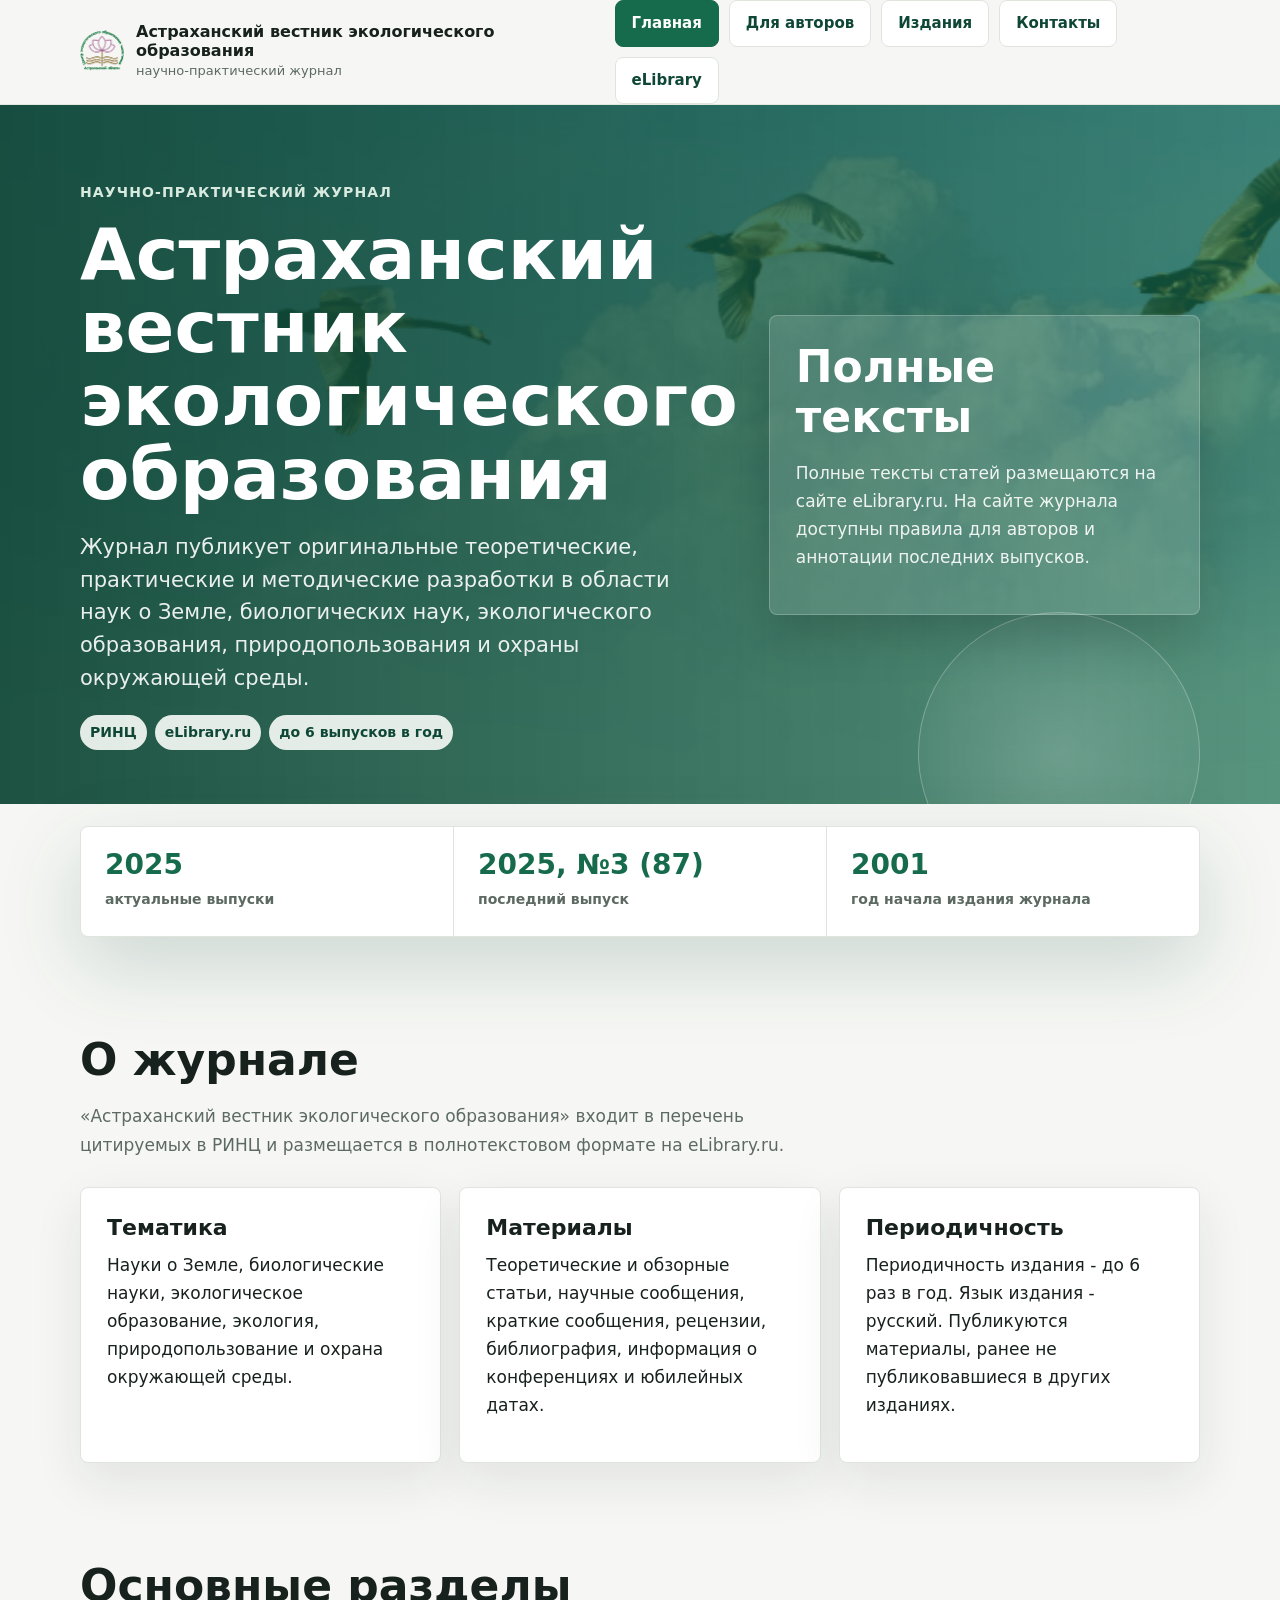
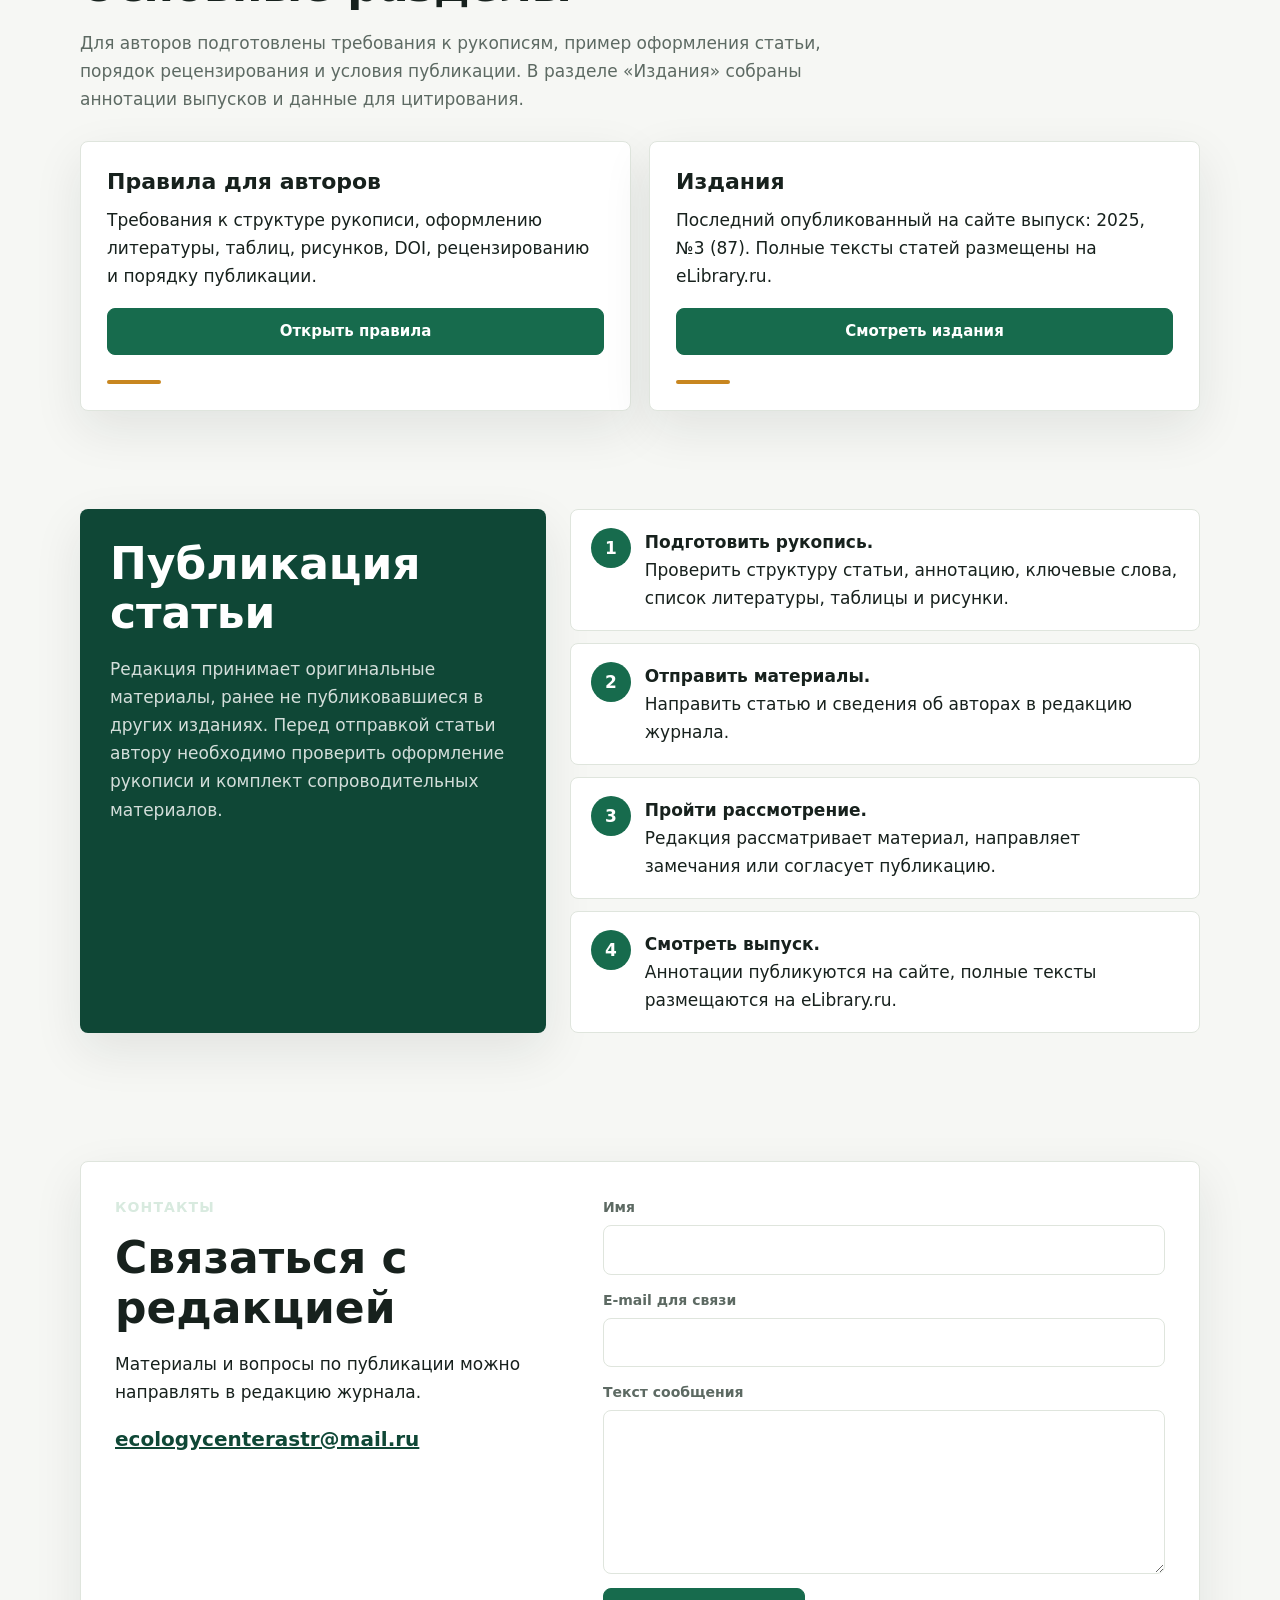
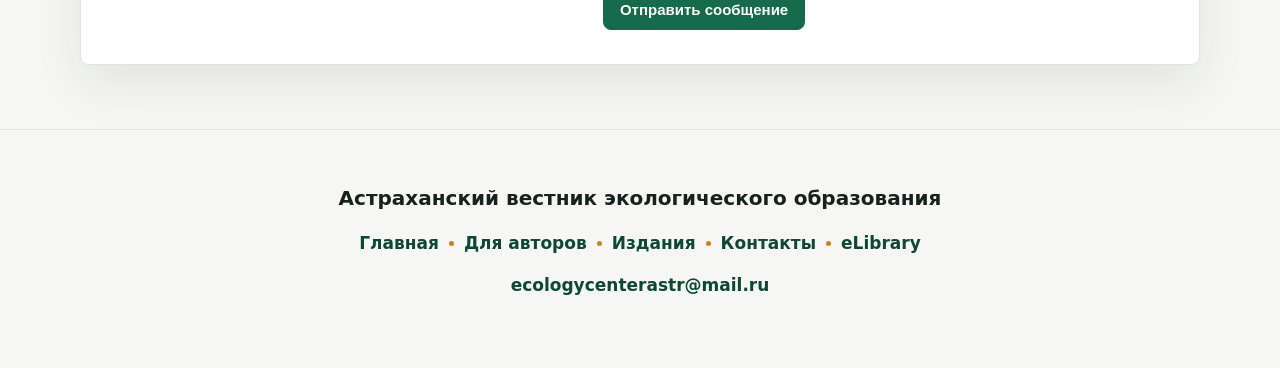
<file: index.html>
<!doctype html>
<html lang="ru">
<head>
  <meta charset="utf-8">
  <meta name="viewport" content="width=device-width, initial-scale=1">
  <title>Астраханский вестник экологического образования</title>
  <meta name="description" content="Журнал публикует оригинальные теоретические, практические и методические разработки в области наук о Земле, биологических наук, экологического образования, природопользования и охраны окружающей среды.">
  <link rel="stylesheet" href="css/site.css">
</head>
<body>
<header class="topbar">
  <div class="topbar__inner">
    <a class="brand" href="index.html">
      <img src="img/logo.png" alt="" class="brand__logo">
      <span><strong>Астраханский вестник экологического образования</strong><small>научно-практический журнал</small></span>
    </a>
    <nav class="nav" aria-label="Основная навигация">
      <a href="index.html" aria-current="page">Главная</a>
      <a href="authors.html">Для авторов</a>
      <a href="issues.html">Издания</a>
      <a href="index.html#contacts">Контакты</a>
      <a href="https://elibrary.ru/title_about.asp?id=32463" target="_blank" rel="noopener">eLibrary</a>
    </nav>
  </div>
</header>
<main>
<section class="hero hero--home">
  <div class="hero__inner">
    <div>
      <p class="eyebrow">Научно-практический журнал</p>
      <h1>Астраханский вестник экологического образования</h1>
      <p class="lead">Журнал публикует оригинальные теоретические, практические и методические разработки в области наук о Земле, биологических наук, экологического образования, природопользования и охраны окружающей среды.</p>
      <div class="tagline"><span>РИНЦ</span><span>eLibrary.ru</span><span>до 6 выпусков в год</span></div>
    </div>
    <aside class="hero-card"><h2>Полные тексты</h2><p>Полные тексты статей размещаются на сайте eLibrary.ru. На сайте журнала доступны правила для авторов и аннотации последних выпусков.</p></aside>
  </div>
</section>
<section class="section home-panel"><div class="stat-strip"><div class="stat"><strong>2025</strong><span>актуальные выпуски</span></div><div class="stat"><strong>2025, №3 (87)</strong><span>последний выпуск</span></div><div class="stat"><strong>2001</strong><span>год начала издания журнала</span></div></div></section>
<section class="section section--tight"><div class="section__head"><h2>О журнале</h2><p>«Астраханский вестник экологического образования» входит в перечень цитируемых в РИНЦ и размещается в полнотекстовом формате на eLibrary.ru.</p></div><div class="grid grid--three"><article class="card"><h3>Тематика</h3><p>Науки о Земле, биологические науки, экологическое образование, экология, природопользование и охрана окружающей среды.</p></article><article class="card"><h3>Материалы</h3><p>Теоретические и обзорные статьи, научные сообщения, краткие сообщения, рецензии, библиография, информация о конференциях и юбилейных датах.</p></article><article class="card"><h3>Периодичность</h3><p>Периодичность издания - до 6 раз в год. Язык издания - русский. Публикуются материалы, ранее не публиковавшиеся в других изданиях.</p></article></div></section>
<section class="section section--tight"><div class="section__head"><h2>Основные разделы</h2><p>Для авторов подготовлены требования к рукописям, пример оформления статьи, порядок рецензирования и условия публикации. В разделе «Издания» собраны аннотации выпусков и данные для цитирования.</p></div><div class="grid"><article class="card feature-link"><h3>Правила для авторов</h3><p>Требования к структуре рукописи, оформлению литературы, таблиц, рисунков, DOI, рецензированию и порядку публикации.</p><a class="button button--primary" href="authors.html">Открыть правила</a></article><article class="card feature-link"><h3>Издания</h3><p>Последний опубликованный на сайте выпуск: 2025, №3 (87). Полные тексты статей размещены на eLibrary.ru.</p><a class="button button--primary" href="issues.html">Смотреть издания</a></article></div></section>
<section class="section section--tight"><div class="process"><div class="process__intro"><h2>Публикация статьи</h2><p>Редакция принимает оригинальные материалы, ранее не публиковавшиеся в других изданиях. Перед отправкой статьи автору необходимо проверить оформление рукописи и комплект сопроводительных материалов.</p></div><ol class="process-list"><li><span>1</span><div><strong>Подготовить рукопись.</strong><br>Проверить структуру статьи, аннотацию, ключевые слова, список литературы, таблицы и рисунки.</div></li><li><span>2</span><div><strong>Отправить материалы.</strong><br>Направить статью и сведения об авторах в редакцию журнала.</div></li><li><span>3</span><div><strong>Пройти рассмотрение.</strong><br>Редакция рассматривает материал, направляет замечания или согласует публикацию.</div></li><li><span>4</span><div><strong>Смотреть выпуск.</strong><br>Аннотации публикуются на сайте, полные тексты размещаются на eLibrary.ru.</div></li></ol></div></section>
<section class="section" id="contacts">
  <div class="contact-panel">
    <div>
      <p class="eyebrow">Контакты</p>
      <h2>Связаться с редакцией</h2>
      <p>Материалы и вопросы по публикации можно направлять в редакцию журнала.</p>
      <p class="contact-email"><a href="mailto:ecologycenterastr@mail.ru">ecologycenterastr@mail.ru</a></p>
    </div>
    <form class="contact-form" action="/newsujet/feedback" method="post">
      <label>Имя<input name="name" type="text" required></label>
      <label>E-mail для связи<input name="email" type="email" required></label>
      <label>Текст сообщения<textarea name="text" rows="6" required></textarea></label>
      <input type="hidden" value="/succed">
      <button type="submit">Отправить сообщение</button>
    </form>
  </div>
</section>

</main>
<footer class="site-footer">
  <div class="footer-card">
    <p class="footer-title">Астраханский вестник экологического образования</p>
    <nav class="footer-nav" aria-label="Навигация в подвале">
      <a href="index.html">Главная</a><span></span><a href="authors.html">Для авторов</a><span></span><a href="issues.html">Издания</a><span></span><a href="index.html#contacts">Контакты</a><span></span><a href="https://elibrary.ru/title_about.asp?id=32463" target="_blank" rel="noopener">eLibrary</a>
    </nav>
    <p class="footer-contact"><a href="mailto:ecologycenterastr@mail.ru">ecologycenterastr@mail.ru</a></p>
  </div>
</footer>
</body>
</html>
</file>
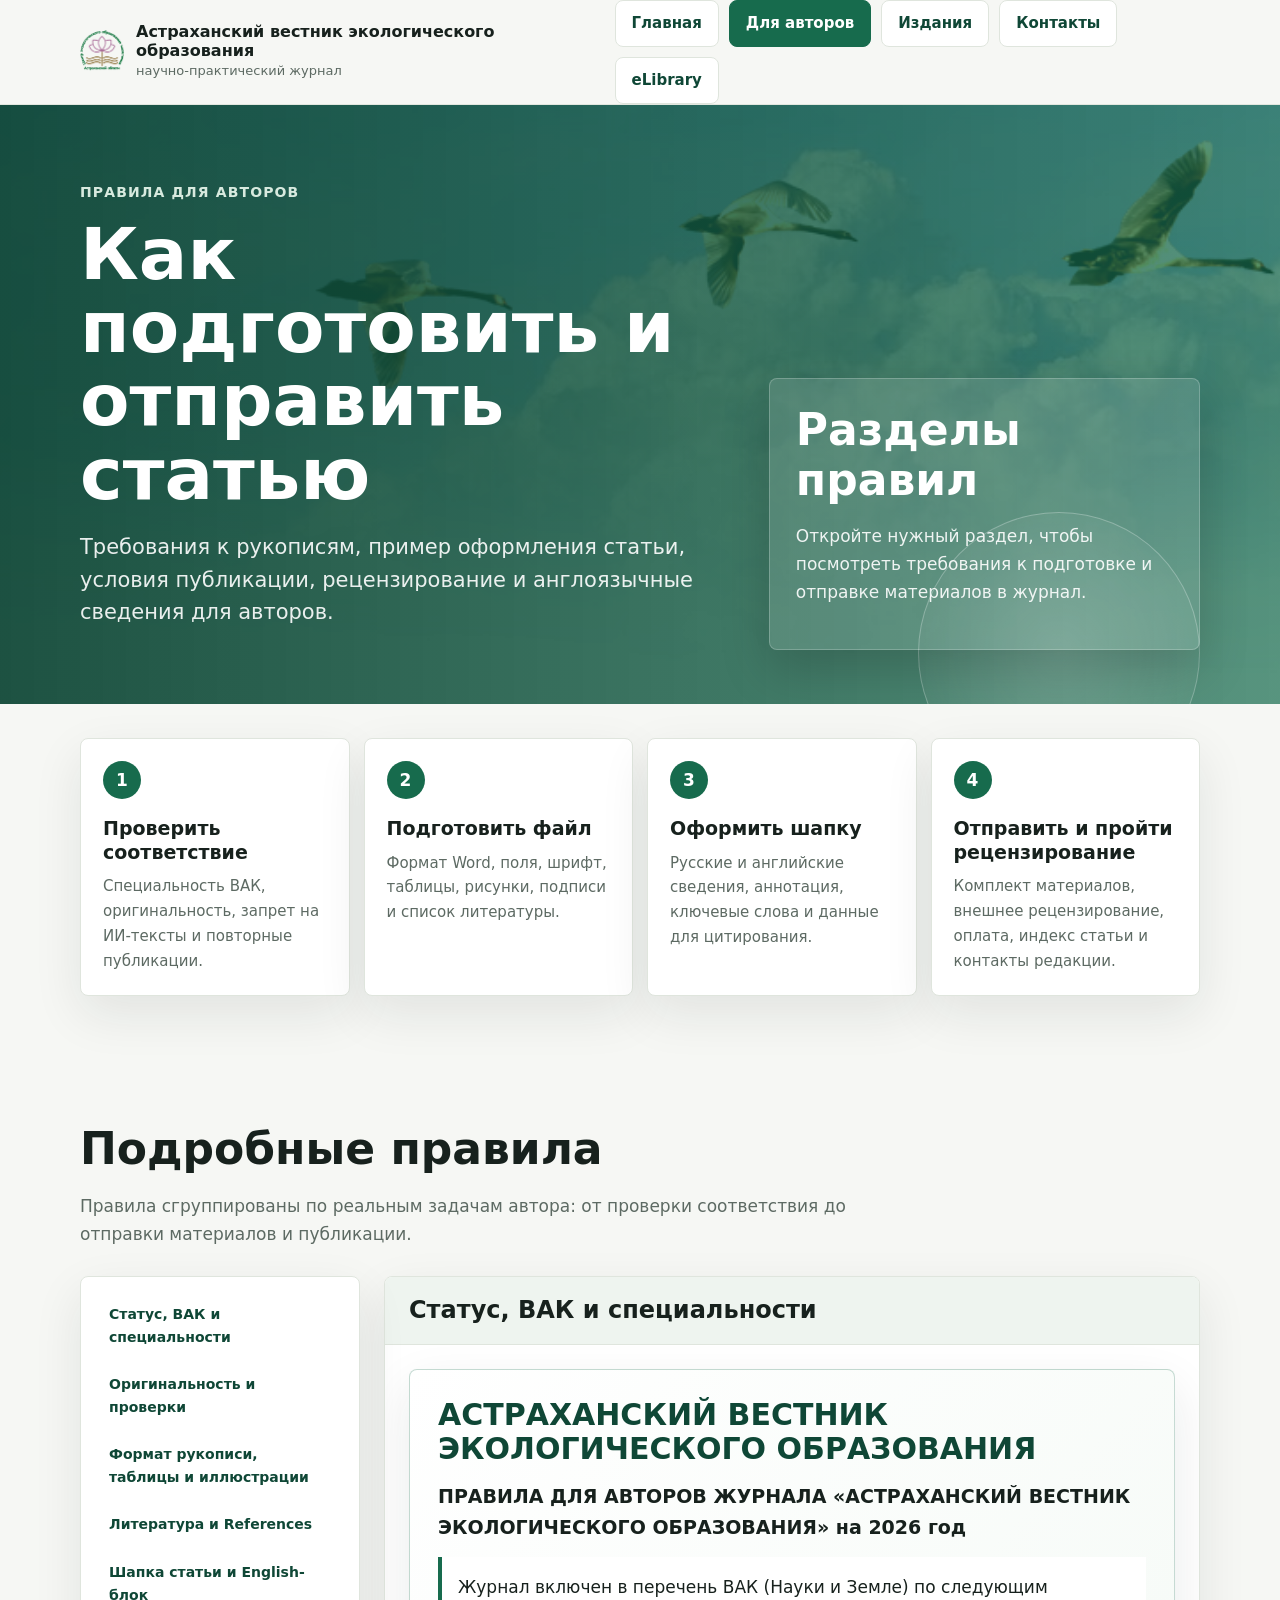
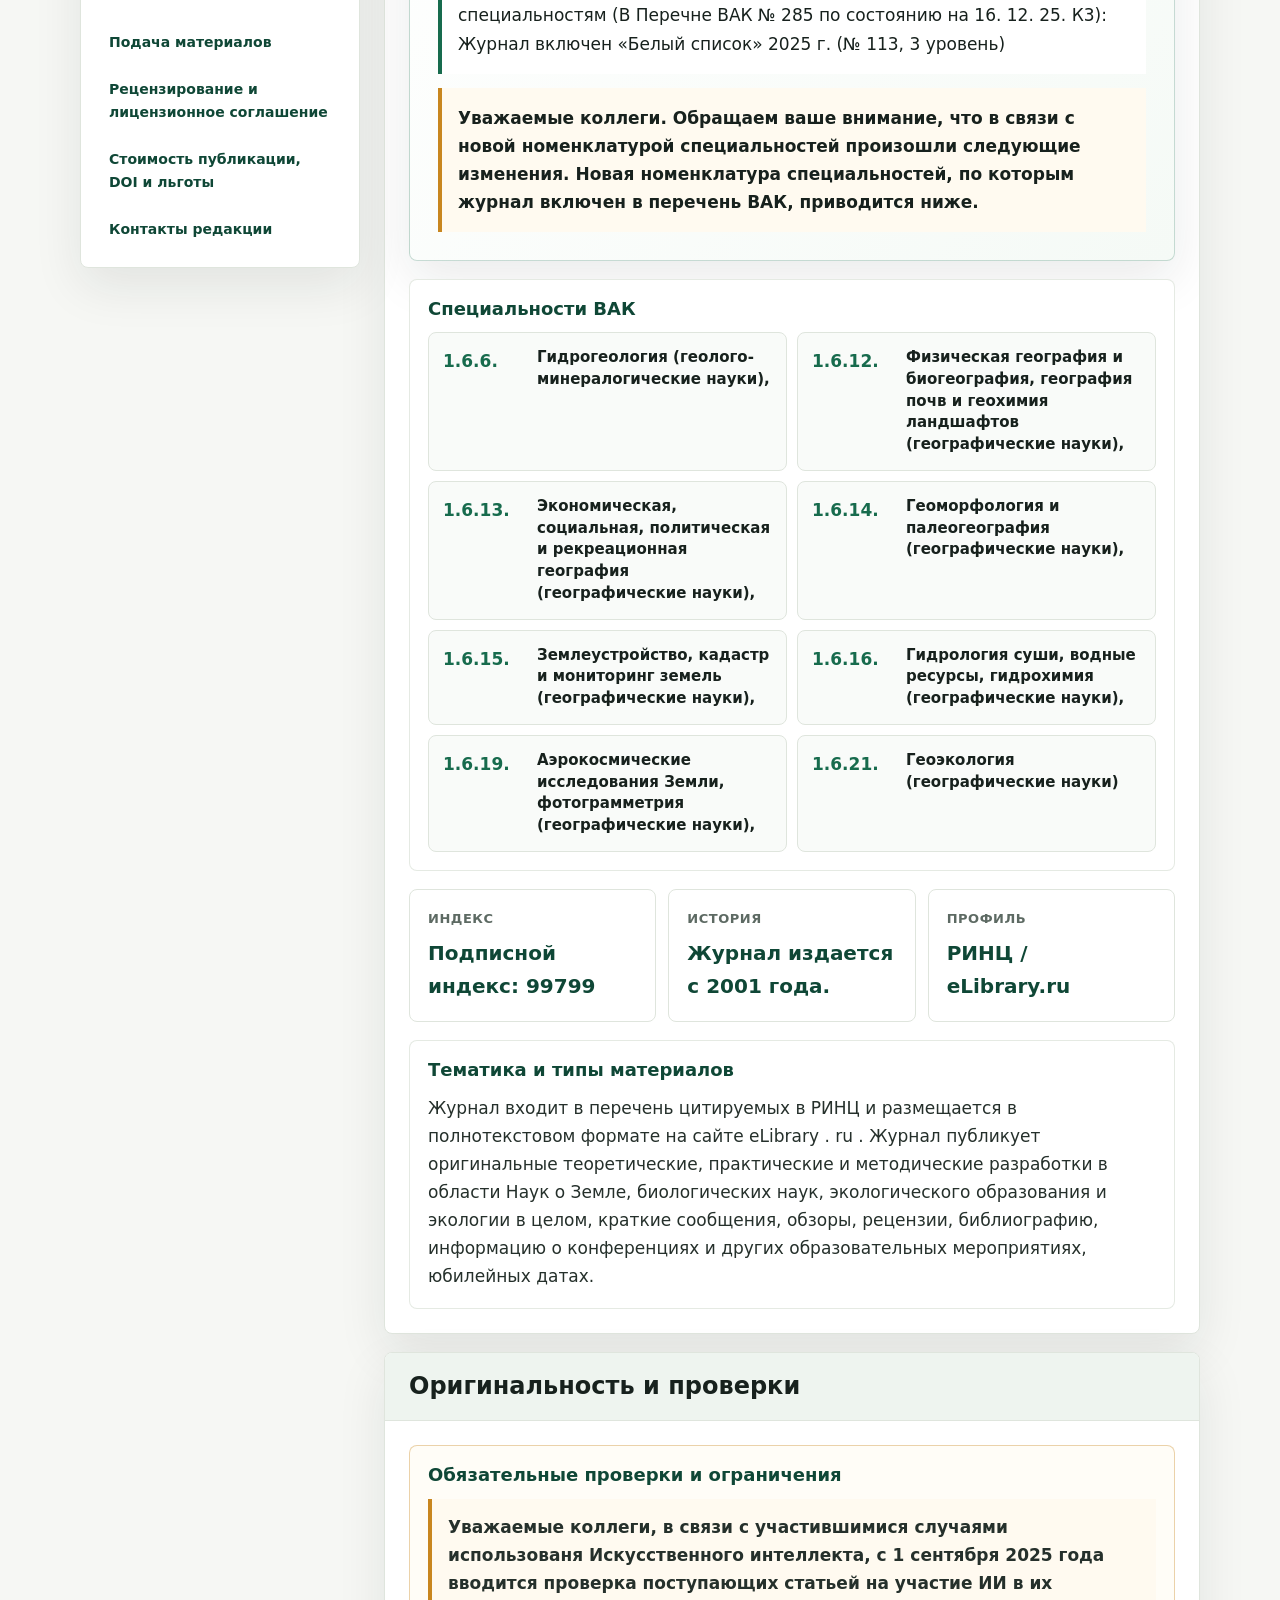
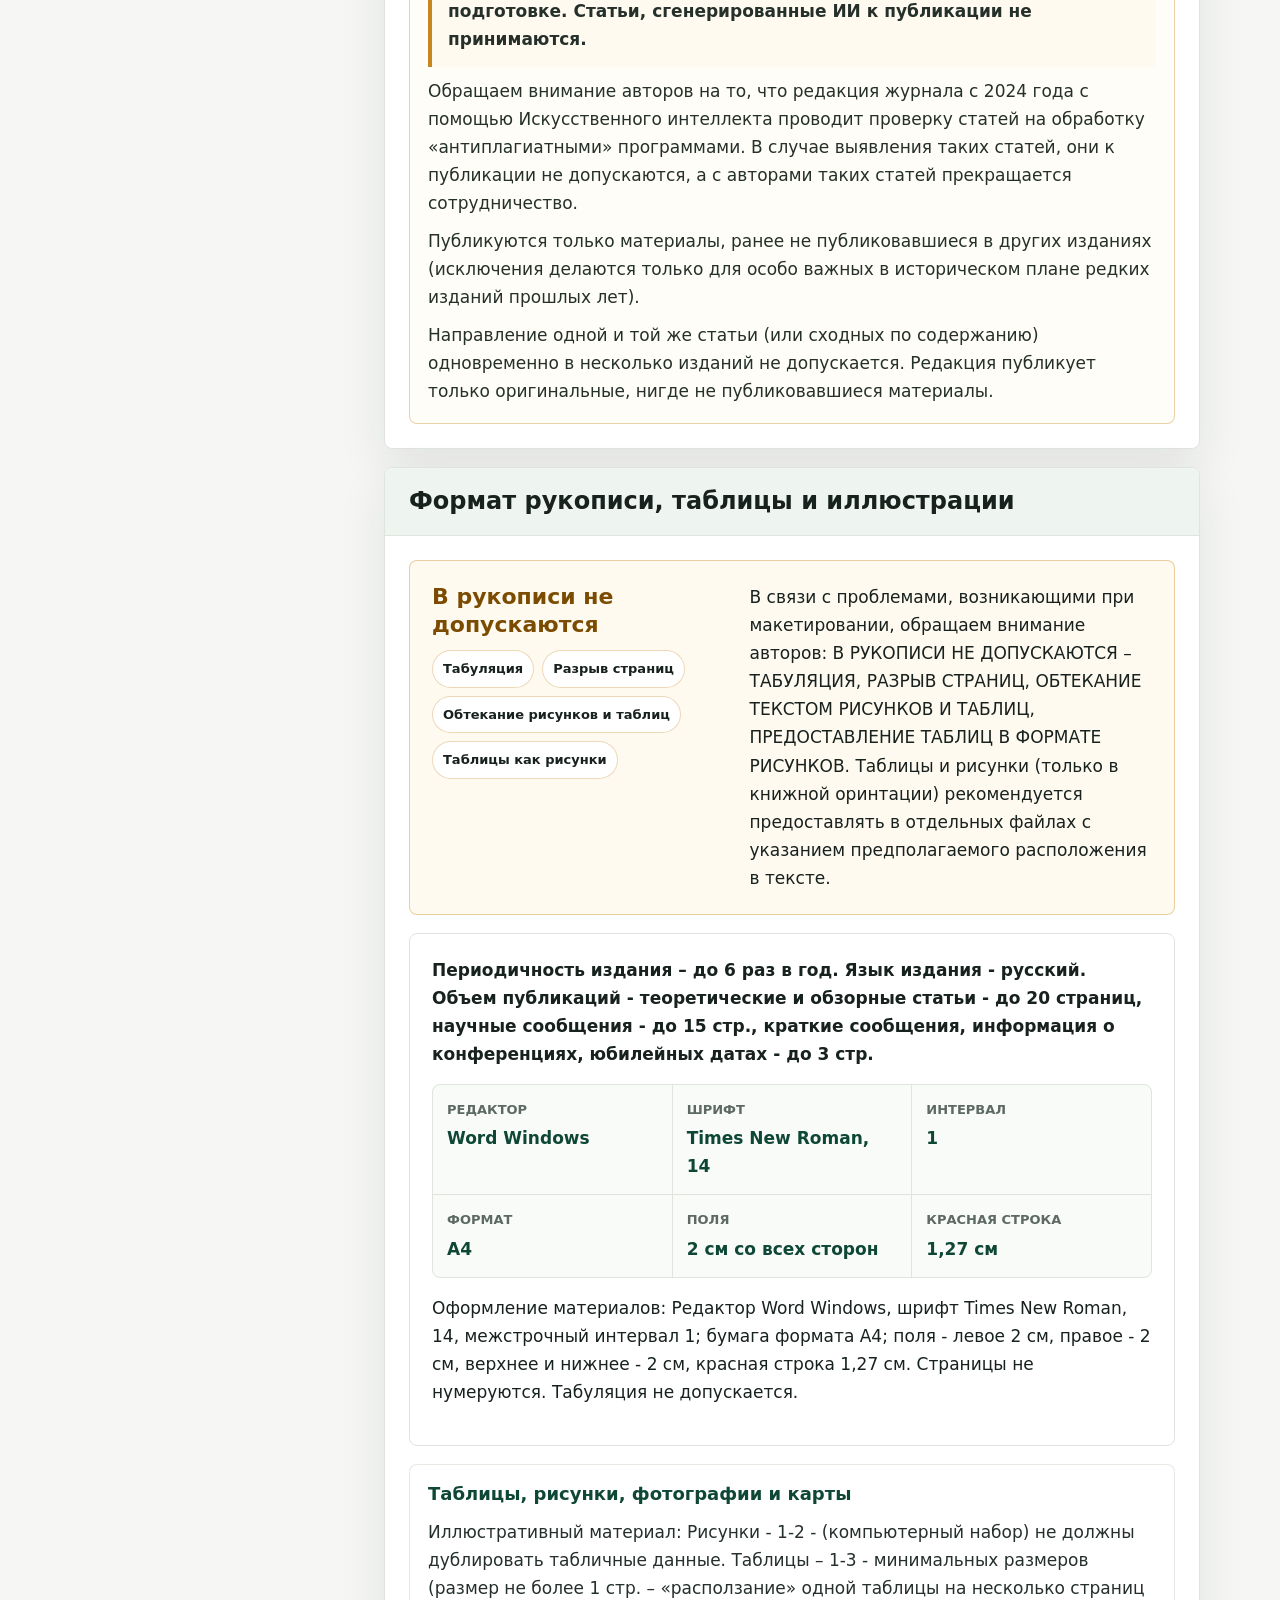
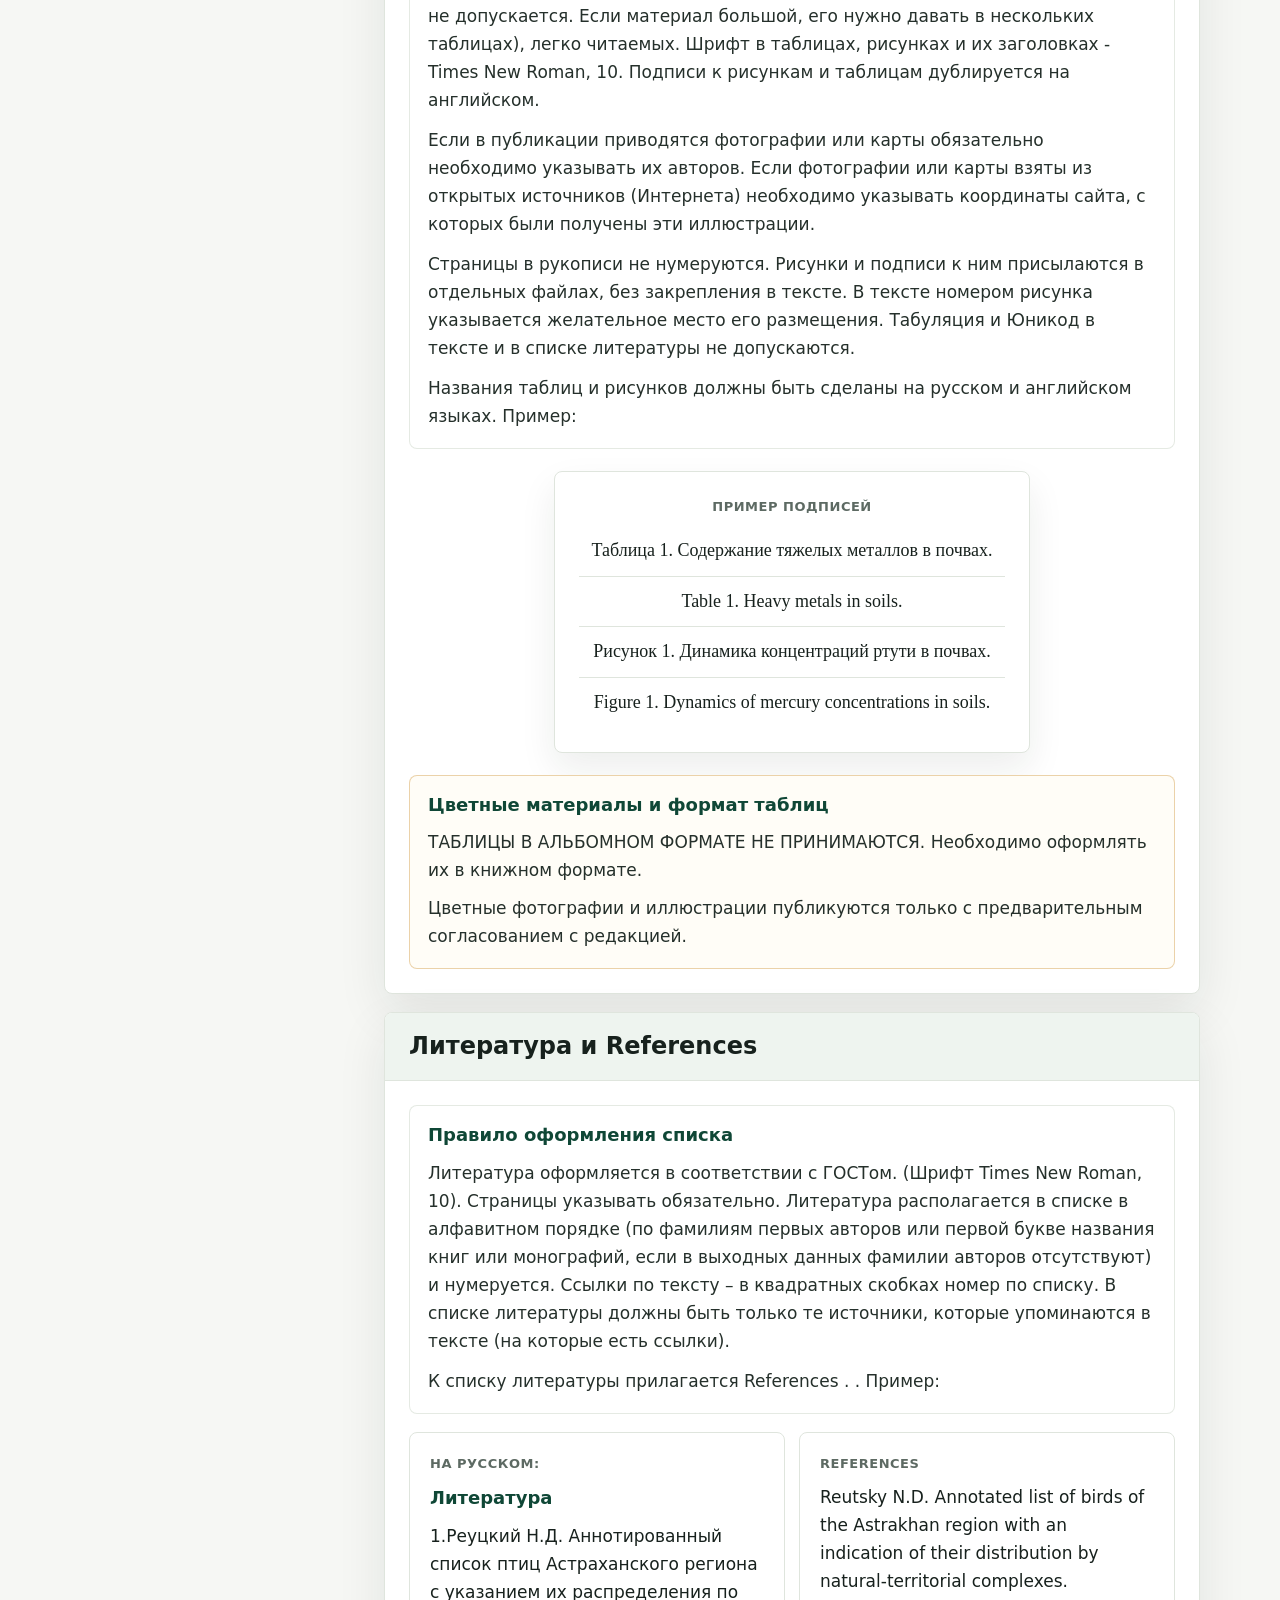
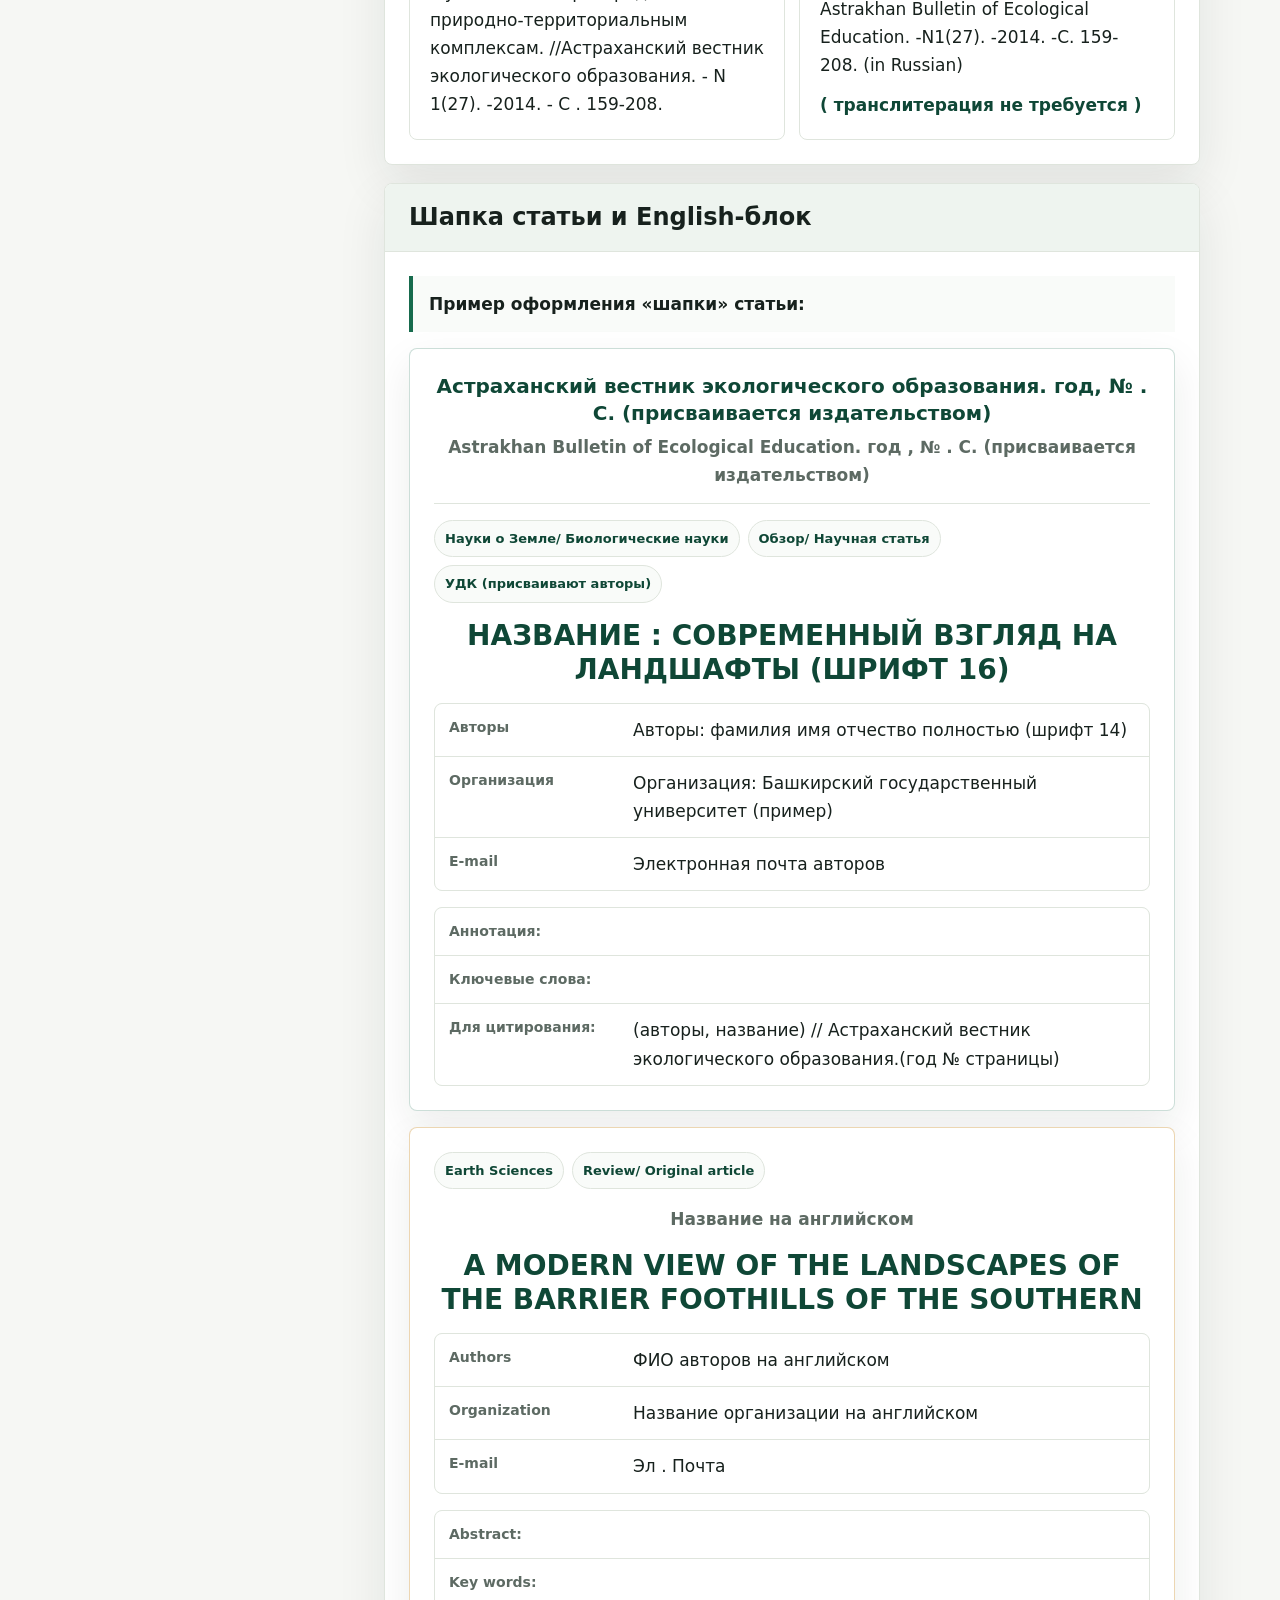
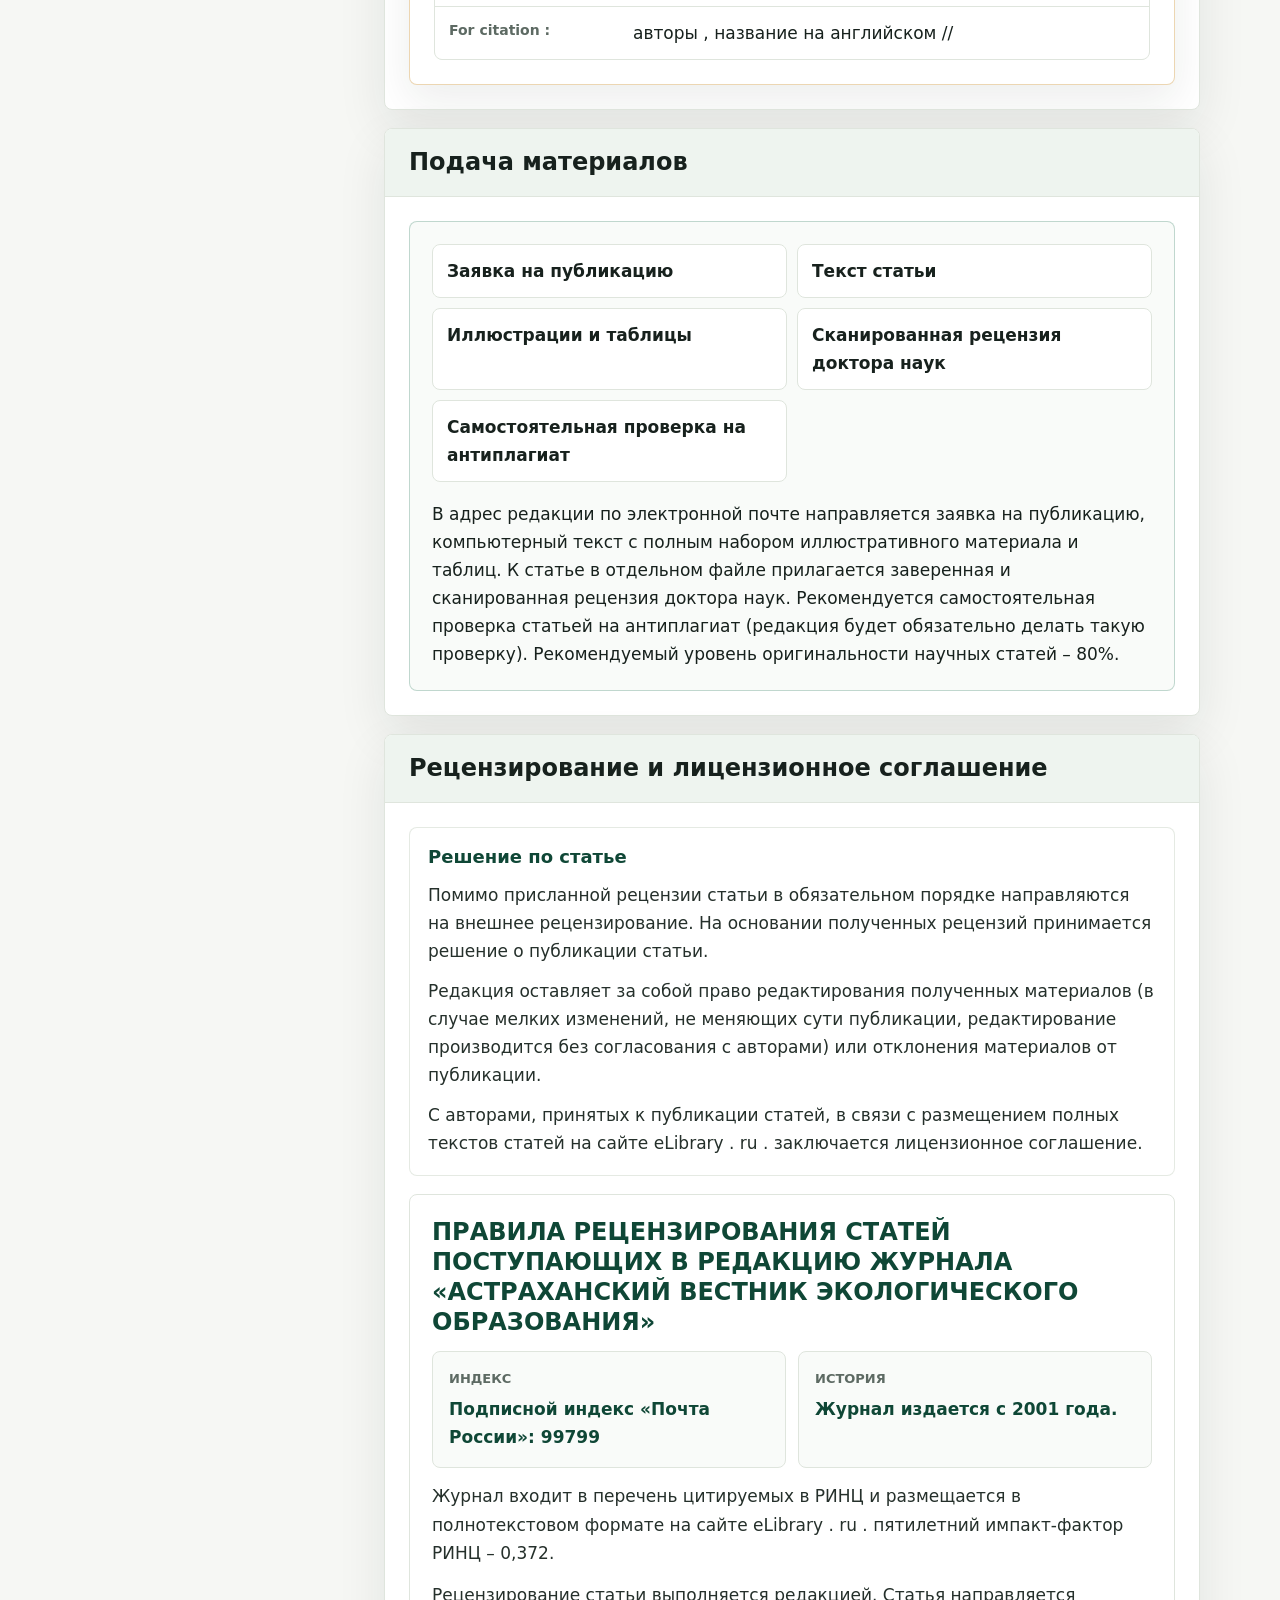
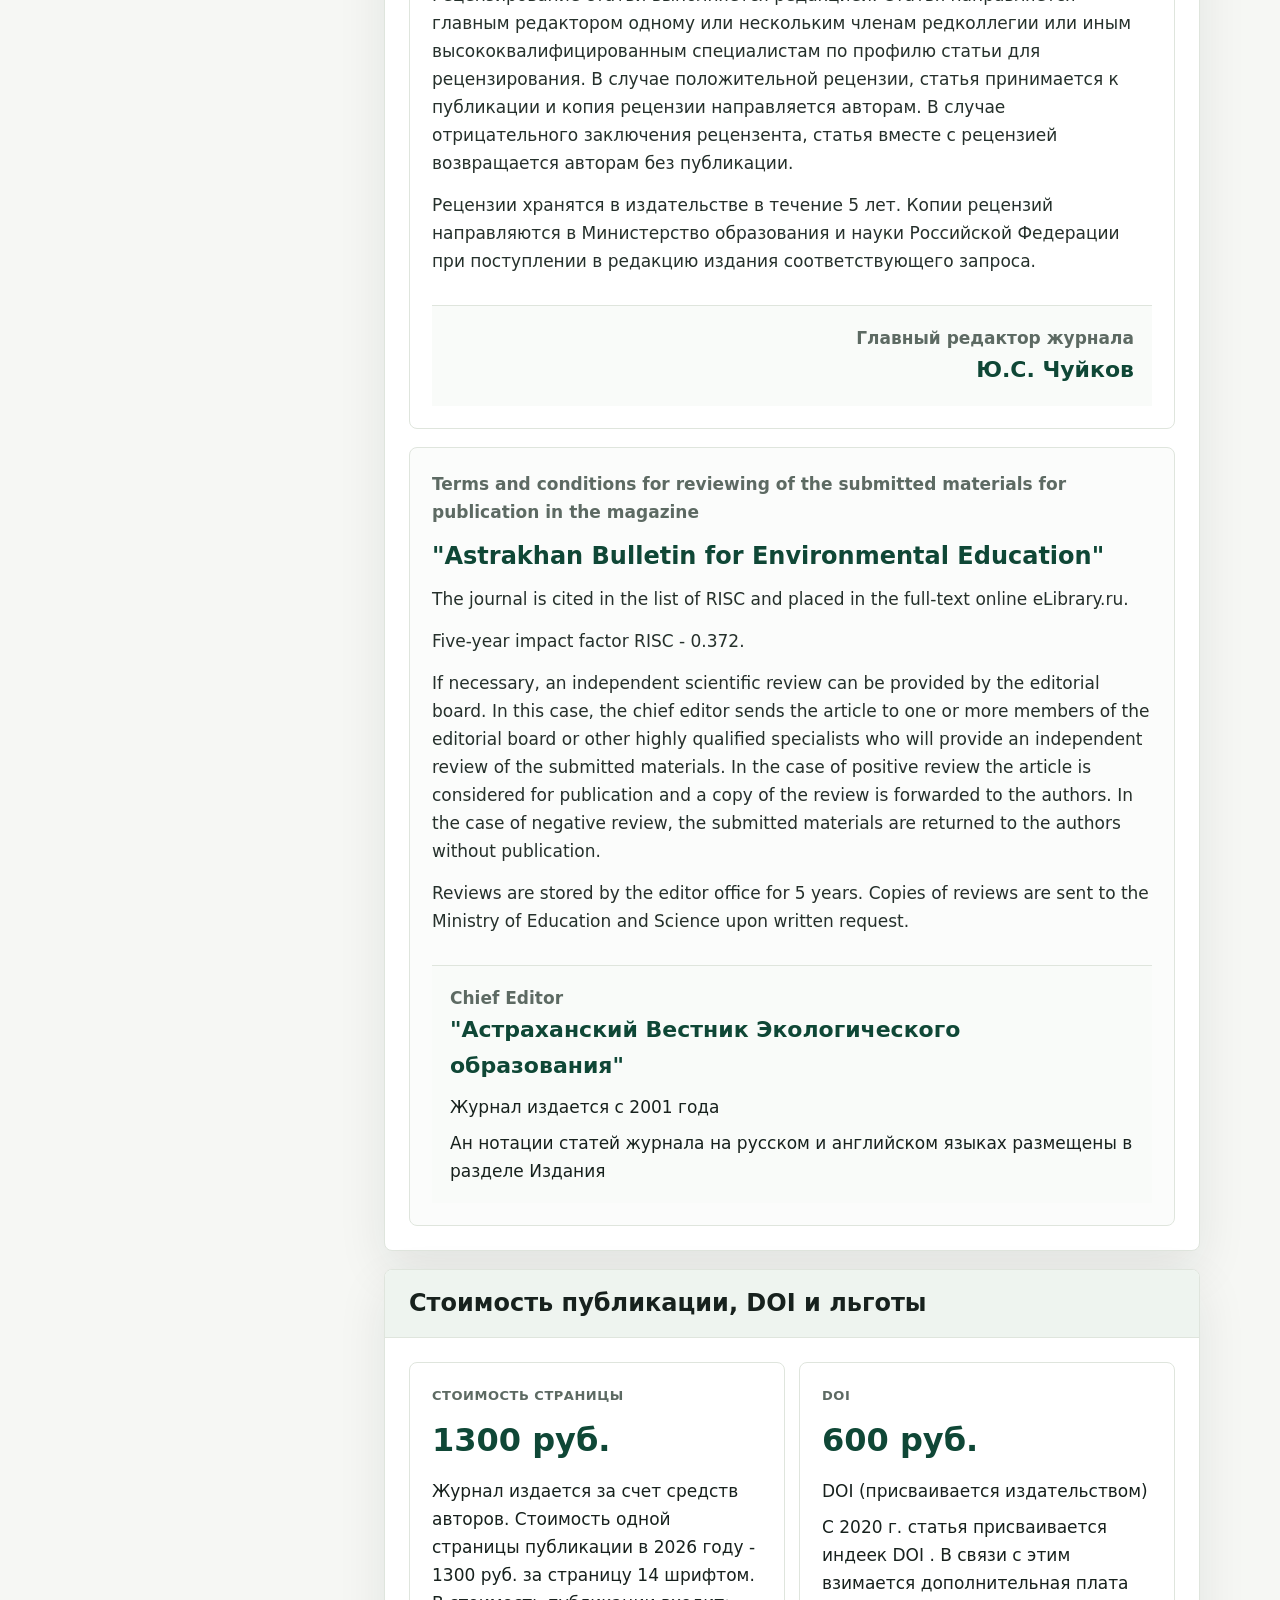
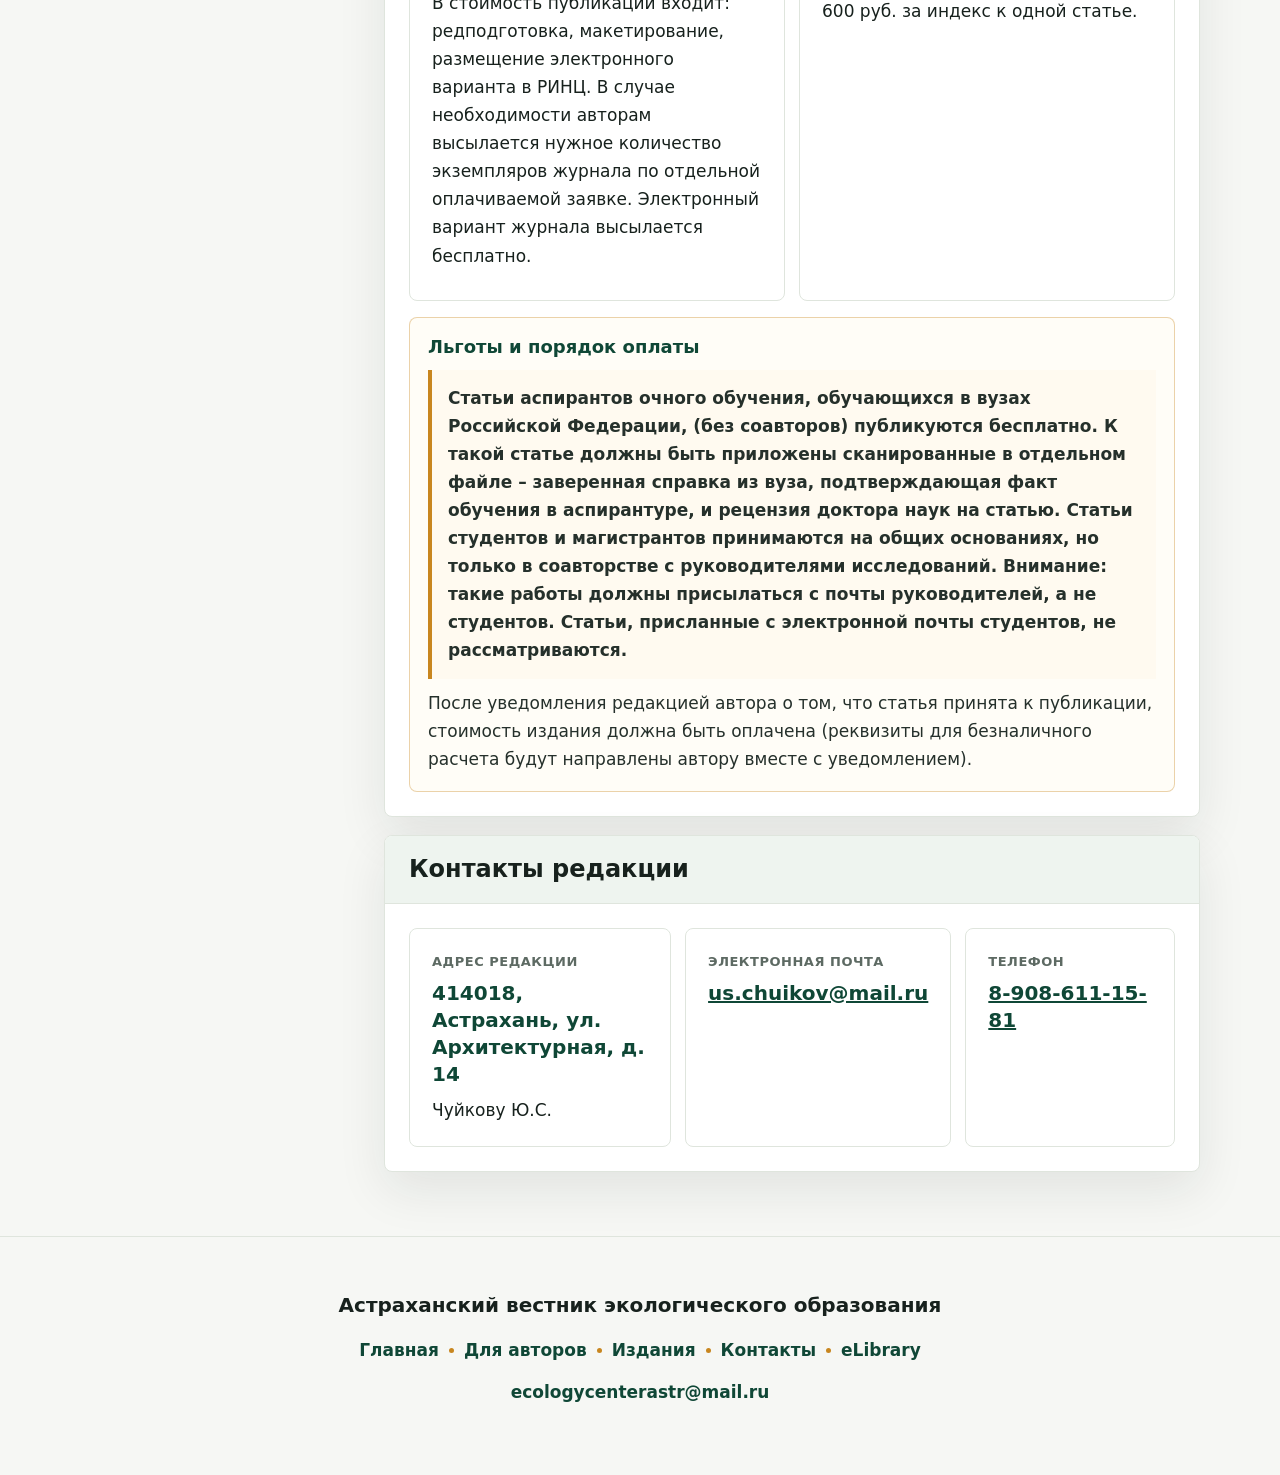
<file: authors.html>
<!doctype html>
<html lang="ru">
<head>
  <meta charset="utf-8">
  <meta name="viewport" content="width=device-width, initial-scale=1">
  <title>Правила для авторов | Астраханский вестник экологического образования</title>
  <meta name="description" content="Требования к рукописям и условия публикации">
  <link rel="stylesheet" href="css/site.css">
</head>
<body>
<header class="topbar">
  <div class="topbar__inner">
    <a class="brand" href="index.html">
      <img src="img/logo.png" alt="" class="brand__logo">
      <span><strong>Астраханский вестник экологического образования</strong><small>научно-практический журнал</small></span>
    </a>
    <nav class="nav" aria-label="Основная навигация">
      <a href="index.html">Главная</a>
      <a href="authors.html" aria-current="page">Для авторов</a>
      <a href="issues.html">Издания</a>
      <a href="index.html#contacts">Контакты</a>
      <a href="https://elibrary.ru/title_about.asp?id=32463" target="_blank" rel="noopener">eLibrary</a>
    </nav>
  </div>
</header>
<main>
<section class="hero"><div class="hero__inner"><div><p class="eyebrow">Правила для авторов</p><h1>Как подготовить и отправить статью</h1><p class="lead">Требования к рукописям, пример оформления статьи, условия публикации, рецензирование и англоязычные сведения для авторов.</p></div><aside class="hero-card"><h2>Разделы правил</h2><p>Откройте нужный раздел, чтобы посмотреть требования к подготовке и отправке материалов в журнал.</p></aside></div></section>
<section class="section section--tight"><div class="author-overview"><article><span>1</span><h3>Проверить соответствие</h3><p>Специальность ВАК, оригинальность, запрет на ИИ-тексты и повторные публикации.</p></article><article><span>2</span><h3>Подготовить файл</h3><p>Формат Word, поля, шрифт, таблицы, рисунки, подписи и список литературы.</p></article><article><span>3</span><h3>Оформить шапку</h3><p>Русские и английские сведения, аннотация, ключевые слова и данные для цитирования.</p></article><article><span>4</span><h3>Отправить и пройти рецензирование</h3><p>Комплект материалов, внешнее рецензирование, оплата, индекс статьи и контакты редакции.</p></article></div></section>
<section class="section"><div class="section__head"><h2>Подробные правила</h2><p>Правила сгруппированы по реальным задачам автора: от проверки соответствия до отправки материалов и публикации.</p></div><div class="content-layout"><aside class="side-nav"><a href="#status">Статус, ВАК и специальности</a><a href="#originality">Оригинальность и проверки</a><a href="#format">Формат рукописи, таблицы и иллюстрации</a><a href="#references">Литература и References</a><a href="#template">Шапка статьи и English-блок</a><a href="#submission">Подача материалов</a><a href="#review">Рецензирование и лицензионное соглашение</a><a href="#fees">Стоимость публикации, DOI и льготы</a><a href="#contacts">Контакты редакции</a></aside><div class="content-flow"><section class="content-section" id="status"><div class="content-section__head"><h2>Статус, ВАК и специальности</h2></div><div class="content-section__body"><div class="journal-identity"><p class="journal-identity__name">АСТРАХАНСКИЙ ВЕСТНИК ЭКОЛОГИЧЕСКОГО ОБРАЗОВАНИЯ</p><p class="journal-identity__rules">ПРАВИЛА ДЛЯ АВТОРОВ ЖУРНАЛА «АСТРАХАНСКИЙ ВЕСТНИК ЭКОЛОГИЧЕСКОГО ОБРАЗОВАНИЯ» на 2026 год</p><p class="journal-identity__status">Журнал включен в перечень ВАК (Науки и Земле) по следующим специальностям (В Перечне ВАК № 285 по состоянию на 16. 12. 25. К3): Журнал включен «Белый список» 2025 г. (№ 113, 3 уровень)</p><p class="journal-identity__notice">Уважаемые коллеги. Обращаем ваше внимание, что в связи с новой номенклатурой специальностей произошли следующие изменения. Новая номенклатура специальностей, по которым журнал включен в перечень ВАК, приводится ниже.</p></div><div class="rule-group rule-group--specialties"><h3>Специальности ВАК</h3><ul class="specialty-list"><li class="specialty-row"><span>1.6.6.</span> <strong>Гидрогеология (геолого-минералогические науки),</strong></li><li class="specialty-row"><span>1.6.12.</span> <strong>Физическая география и биогеография, география почв и геохимия ландшафтов (географические науки),</strong></li><li class="specialty-row"><span>1.6.13.</span> <strong>Экономическая, социальная, политическая и рекреационная география (географические науки),</strong></li><li class="specialty-row"><span>1.6.14.</span> <strong>Геоморфология и палеогеография (географические науки),</strong></li><li class="specialty-row"><span>1.6.15.</span> <strong>Землеустройство, кадастр и мониторинг земель (географические науки),</strong></li><li class="specialty-row"><span>1.6.16.</span> <strong>Гидрология суши, водные ресурсы, гидрохимия (географические науки),</strong></li><li class="specialty-row"><span>1.6.19.</span> <strong>Аэрокосмические исследования Земли, фотограмметрия (географические науки),</strong></li><li class="specialty-row"><span>1.6.21.</span> <strong>Геоэкология (географические науки)</strong></li></ul></div><div class="fact-grid"><article class="fact-card"><span>Индекс</span><strong>Подписной индекс: 99799</strong></article><article class="fact-card"><span>История</span><strong>Журнал издается с 2001 года.</strong></article><article class="fact-card"><span>Профиль</span><strong>РИНЦ / eLibrary.ru</strong></article></div><div class="rule-group rule-group--plain"><h3>Тематика и типы материалов</h3><p class="content-paragraph">Журнал входит в перечень цитируемых в РИНЦ и размещается в полнотекстовом формате на сайте eLibrary . ru . Журнал публикует оригинальные теоретические, практические и методические разработки в области Наук о Земле, биологических наук, экологического образования и экологии в целом, краткие сообщения, обзоры, рецензии, библиографию, информацию о конференциях и других образовательных мероприятиях, юбилейных датах.</p></div></div></section><section class="content-section" id="originality"><div class="content-section__head"><h2>Оригинальность и проверки</h2></div><div class="content-section__body"><div class="rule-group rule-group--alerts"><h3>Обязательные проверки и ограничения</h3><div class="alert-stack"><p class="content-paragraph content-paragraph--warning">Уважаемые коллеги, в связи с участившимися случаями использованя Искусственного интеллекта, с 1 сентября 2025 года вводится проверка поступающих статьей на участие ИИ в их подготовке. Статьи, сгенерированные ИИ к публикации не принимаются.</p><p class="content-paragraph">Обращаем внимание авторов на то, что редакция журнала с 2024 года с помощью Искусственного интеллекта проводит проверку статей на обработку «антиплагиатными» программами. В случае выявления таких статей, они к публикации не допускаются, а с авторами таких статей прекращается сотрудничество.</p><p class="content-paragraph">Публикуются только материалы, ранее не публиковавшиеся в других изданиях (исключения делаются только для особо важных в историческом плане редких изданий прошлых лет).</p><p class="content-paragraph">Направление одной и той же статьи (или сходных по содержанию) одновременно в несколько изданий не допускается. Редакция публикует только оригинальные, нигде не публиковавшиеся материалы.</p></div></div></div></section><section class="content-section" id="format"><div class="content-section__head"><h2>Формат рукописи, таблицы и иллюстрации</h2></div><div class="content-section__body"><div class="forbidden-panel"><div><h3>В рукописи не допускаются</h3><div class="forbidden-panel__chips"><span>Табуляция</span><span>Разрыв страниц</span><span>Обтекание рисунков и таблиц</span><span>Таблицы как рисунки</span></div></div><p>В связи с проблемами, возникающими при макетировании, обращаем внимание авторов: В РУКОПИСИ НЕ ДОПУСКАЮТСЯ – ТАБУЛЯЦИЯ, РАЗРЫВ СТРАНИЦ, ОБТЕКАНИЕ ТЕКСТОМ РИСУНКОВ И ТАБЛИЦ, ПРЕДОСТАВЛЕНИЕ ТАБЛИЦ В ФОРМАТЕ РИСУНКОВ. Таблицы и рисунки (только в книжной оринтации) рекомендуется предоставлять в отдельных файлах с указанием предполагаемого расположения в тексте.</p></div><div class="spec-panel"><p class="spec-panel__lead">Периодичность издания – до 6 раз в год. Язык издания - русский. Объем публикаций - теоретические и обзорные статьи - до 20 страниц, научные сообщения - до 15 стр., краткие сообщения, информация о конференциях, юбилейных датах - до 3 стр.</p><dl class="spec-grid"><div><dt>Редактор</dt><dd>Word Windows</dd></div><div><dt>Шрифт</dt><dd>Times New Roman, 14</dd></div><div><dt>Интервал</dt><dd>1</dd></div><div><dt>Формат</dt><dd>А4</dd></div><div><dt>Поля</dt><dd>2 см со всех сторон</dd></div><div><dt>Красная строка</dt><dd>1,27 см</dd></div></dl><p>Оформление материалов: Редактор Word Windows, шрифт Times New Roman, 14, межстрочный интервал 1; бумага формата А4; поля - левое 2 см, правое - 2 см, верхнее и нижнее - 2 см, красная строка 1,27 см. Страницы не нумеруются. Табуляция не допускается.</p></div><div class="rule-group rule-group--plain"><h3>Таблицы, рисунки, фотографии и карты</h3><p class="content-paragraph">Иллюстративный материал: Рисунки - 1-2 - (компьютерный набор) не должны дублировать табличные данные. Таблицы – 1-3 - минимальных размеров (размер не более 1 стр. – «расползание» одной таблицы на несколько страниц не допускается. Если материал большой, его нужно давать в нескольких таблицах), легко читаемых. Шрифт в таблицах, рисунках и их заголовках - Times New Roman, 10. Подписи к рисункам и таблицам дублируется на английском.</p><p class="content-paragraph">Если в публикации приводятся фотографии или карты обязательно необходимо указывать их авторов. Если фотографии или карты взяты из открытых источников (Интернета) необходимо указывать координаты сайта, с которых были получены эти иллюстрации.</p><p class="content-paragraph">Страницы в рукописи не нумеруются. Рисунки и подписи к ним присылаются в отдельных файлах, без закрепления в тексте. В тексте номером рисунка указывается желательное место его размещения. Табуляция и Юникод в тексте и в списке литературы не допускаются.</p><p class="content-paragraph">Названия таблиц и рисунков должны быть сделаны на русском и английском языках. Пример:</p></div><div class="example-frame"><p class="example-frame__label">Пример подписей</p><div class="example-frame__line">Таблица 1. Содержание тяжелых металлов в почвах.</div><div class="example-frame__line">Table 1. Heavy metals in soils.</div><div class="example-frame__line">Рисунок 1. Динамика концентраций ртути в почвах.</div><div class="example-frame__line">Figure 1. Dynamics of mercury concentrations in soils.</div></div><div class="rule-group rule-group--alerts"><h3>Цветные материалы и формат таблиц</h3><div class="alert-stack"><p class="content-paragraph">ТАБЛИЦЫ В АЛЬБОМНОМ ФОРМАТЕ НЕ ПРИНИМАЮТСЯ. Необходимо оформлять их в книжном формате.</p><p class="content-paragraph">Цветные фотографии и иллюстрации публикуются только с предварительным согласованием с редакцией.</p></div></div></div></section><section class="content-section" id="references"><div class="content-section__head"><h2>Литература и References</h2></div><div class="content-section__body"><div class="rule-group rule-group--plain"><h3>Правило оформления списка</h3><p class="content-paragraph">Литература оформляется в соответствии с ГОСТом. (Шрифт Times New Roman, 10). Страницы указывать обязательно. Литература располагается в списке в алфавитном порядке (по фамилиям первых авторов или первой букве названия книг или монографий, если в выходных данных фамилии авторов отсутствуют) и нумеруется. Ссылки по тексту – в квадратных скобках номер по списку. В списке литературы должны быть только те источники, которые упоминаются в тексте (на которые есть ссылки).</p><p class="content-paragraph">К списку литературы прилагается References . . Пример:</p></div><div class="reference-examples"><article><span>На русском:</span><h4>Литература</h4><p>1.Реуцкий Н.Д. Аннотированный список птиц Астраханского региона с указанием их распределения по природно-территориальным комплексам. //Астраханский вестник экологического образования. - N 1(27). -2014. - C . 159-208.</p></article><article><span>References</span><p>Reutsky N.D. Annotated list of birds of the Astrakhan region with an indication of their distribution by natural-territorial complexes. Astrakhan Bulletin of Ecological Education. -N1(27). -2014. -C. 159-208. (in Russian)</p><em>( транслитерация не требуется )</em></article></div></div></section><section class="content-section" id="template"><div class="content-section__head"><h2>Шапка статьи и English-блок</h2></div><div class="content-section__body"><div class="article-template"><p class="article-template__intro">Пример оформления «шапки» статьи:</p><article class="article-template__card"><div class="article-template__journal"><strong>Астраханский вестник экологического образования. год, № . С. (присваивается издательством)</strong><span>Astrakhan Bulletin of Ecological Education. год , № . С. (присваивается издательством)</span></div><div class="article-template__chips"><span>Науки о Земле/ Биологические науки</span><span>Обзор/ Научная статья</span><span>УДК (присваивают авторы)</span></div><h3>Название : СОВРЕМЕННЫЙ ВЗГЛЯД НА ЛАНДШАФТЫ (шрифт 16)</h3><div class="article-template__meta"><p><span>Авторы</span>Авторы: фамилия имя отчество полностью (шрифт 14)</p><p><span>Организация</span>Организация: Башкирский государственный университет (пример)</p><p><span>E-mail</span>Электронная почта авторов</p></div><div class="article-template__abstract"><p><span>Аннотация:</span></p><p><span>Ключевые слова:</span></p><p><span>Для цитирования:</span>(авторы, название) // Астраханский вестник экологического образования.(год № страницы)</p></div></article><article class="article-template__card article-template__card--english"><div class="article-template__chips"><span>Earth Sciences</span><span>Review/ Original article</span></div><p class="article-template__label">Название на английском</p><h3>A MODERN VIEW OF THE LANDSCAPES OF THE BARRIER FOOTHILLS OF THE SOUTHERN</h3><div class="article-template__meta"><p><span>Authors</span>ФИО авторов на английском</p><p><span>Organization</span>Название организации на английском</p><p><span>E-mail</span>Эл . Почта</p></div><div class="article-template__abstract"><p><span>Abstract:</span></p><p><span>Key words:</span></p><p><span>For citation :</span>авторы , название на английском //</p></div></article></div></div></section><section class="content-section" id="submission"><div class="content-section__head"><h2>Подача материалов</h2></div><div class="content-section__body"><div class="submission-pack"><ul><li>Заявка на публикацию</li><li>Текст статьи</li><li>Иллюстрации и таблицы</li><li>Сканированная рецензия доктора наук</li><li>Самостоятельная проверка на антиплагиат</li></ul><p>В адрес редакции по электронной почте направляется заявка на публикацию, компьютерный текст с полным набором иллюстративного материала и таблиц. К статье в отдельном файле прилагается заверенная и сканированная рецензия доктора наук. Рекомендуется самостоятельная проверка статьей на антиплагиат (редакция будет обязательно делать такую проверку). Рекомендуемый уровень оригинальности научных статей – 80%.</p></div></div></section><section class="content-section" id="review"><div class="content-section__head"><h2>Рецензирование и лицензионное соглашение</h2></div><div class="content-section__body"><div class="review-layout"><div class="rule-group"><h3>Решение по статье</h3><p class="content-paragraph">Помимо присланной рецензии статьи в обязательном порядке направляются на внешнее рецензирование. На основании полученных рецензий принимается решение о публикации статьи.</p><p class="content-paragraph">Редакция оставляет за собой право редактирования полученных материалов (в случае мелких изменений, не меняющих сути публикации, редактирование производится без согласования с авторами) или отклонения материалов от публикации.</p><p class="content-paragraph">С авторами, принятых к публикации статей, в связи с размещением полных текстов статей на сайте eLibrary . ru . заключается лицензионное соглашение.</p></div><div class="review-card review-card--ru"><h3>ПРАВИЛА РЕЦЕНЗИРОВАНИЯ СТАТЕЙ ПОСТУПАЮЩИХ В РЕДАКЦИЮ ЖУРНАЛА «АСТРАХАНСКИЙ ВЕСТНИК ЭКОЛОГИЧЕСКОГО ОБРАЗОВАНИЯ»</h3><div class="review-facts"><article><span>Индекс</span><strong>Подписной индекс «Почта России»: 99799</strong></article><article><span>История</span><strong>Журнал издается с 2001 года.</strong></article></div><p class="content-paragraph">Журнал входит в перечень цитируемых в РИНЦ и размещается в полнотекстовом формате на сайте eLibrary . ru . пятилетний импакт-фактор РИНЦ – 0,372.</p><p class="content-paragraph">Рецензирование статьи выполняется редакцией. Статья направляется главным редактором одному или нескольким членам редколлегии или иным высококвалифицированным специалистам по профилю статьи для рецензирования. В случае положительной рецензии, статья принимается к публикации и копия рецензии направляется авторам. В случае отрицательного заключения рецензента, статья вместе с рецензией возвращается авторам без публикации.</p><p class="content-paragraph">Рецензии хранятся в издательстве в течение 5 лет. Копии рецензий направляются в Министерство образования и науки Российской Федерации при поступлении в редакцию издания соответствующего запроса.</p><div class="signature-card"><span>Главный редактор журнала</span><strong>Ю.С. Чуйков</strong></div></div><div class="review-card review-card--en"><p class="review-card__kicker">Terms and conditions for reviewing of the submitted materials for publication in the magazine</p><h3>&quot;Astrakhan Bulletin for Environmental Education&quot;</h3><p class="content-paragraph">The journal is cited in the list of RISC and placed in the full-text online eLibrary.ru.</p><p class="content-paragraph">Five-year impact factor RISC - 0.372.</p><p class="content-paragraph">If necessary, an independent scientific review can be provided by the editorial board. In this case, the chief editor sends the article to one or more members of the editorial board or other highly qualified specialists who will provide an independent review of the submitted materials. In the case of positive review the article is considered for publication and a copy of the review is forwarded to the authors. In the case of negative review, the submitted materials are returned to the authors without publication.</p><p class="content-paragraph">Reviews are stored by the editor office for 5 years. Copies of reviews are sent to the Ministry of Education and Science upon written request.</p><div class="signature-card signature-card--english"><span>Chief Editor</span><strong>&quot;Астраханский Вестник Экологического образования&quot;</strong><p>Журнал издается с 2001 года</p><p>Ан нотации статей журнала на русском и английском языках размещены в разделе Издания</p></div></div></div></div></section><section class="content-section" id="fees"><div class="content-section__head"><h2>Стоимость публикации, DOI и льготы</h2></div><div class="content-section__body"><div class="fee-layout"><div class="fee-grid"><article><span>Стоимость страницы</span><strong>1300 руб.</strong><p>Журнал издается за счет средств авторов. Стоимость одной страницы публикации в 2026 году - 1300 руб. за страницу 14 шрифтом. В стоимость публикации входит: редподготовка, макетирование, размещение электронного варианта в РИНЦ. В случае необходимости авторам высылается нужное количество экземпляров журнала по отдельной оплачиваемой заявке. Электронный вариант журнала высылается бесплатно.</p></article><article><span>DOI</span><strong>600 руб.</strong><p>DOI (присваивается издательством)</p><p>С 2020 г. статья присваивается индеек DOI . В связи с этим взимается дополнительная плата 600 руб. за индекс к одной статье.</p></article></div><div class="rule-group rule-group--alerts"><h3>Льготы и порядок оплаты</h3><div class="alert-stack"><p class="content-paragraph content-paragraph--warning">Статьи аспирантов очного обучения, обучающихся в вузах Российской Федерации, (без соавторов) публикуются бесплатно. К такой статье должны быть приложены сканированные в отдельном файле – заверенная справка из вуза, подтверждающая факт обучения в аспирантуре, и рецензия доктора наук на статью. Статьи студентов и магистрантов принимаются на общих основаниях, но только в соавторстве с руководителями исследований. Внимание: такие работы должны присылаться с почты руководителей, а не студентов. Статьи, присланные с электронной почты студентов, не рассматриваются.</p><p class="content-paragraph">После уведомления редакцией автора о том, что статья принята к публикации, стоимость издания должна быть оплачена (реквизиты для безналичного расчета будут направлены автору вместе с уведомлением).</p></div></div></div></div></section><section class="content-section" id="contacts"><div class="content-section__head"><h2>Контакты редакции</h2></div><div class="content-section__body"><div class="contact-cards"><article><span>Адрес редакции</span><strong>414018, Астрахань, ул. Архитектурная, д. 14</strong><p>Чуйкову Ю.С.</p></article><article><span>Электронная почта</span><strong><a href="mailto:us.chuikov@mail.ru">us.chuikov@mail.ru</a></strong></article><article><span>Телефон</span><strong><a href="tel:+79086111581">8-908-611-15-81</a></strong></article></div></div></section></div></div></section>
</main>
<footer class="site-footer">
  <div class="footer-card">
    <p class="footer-title">Астраханский вестник экологического образования</p>
    <nav class="footer-nav" aria-label="Навигация в подвале">
      <a href="index.html">Главная</a><span></span><a href="authors.html">Для авторов</a><span></span><a href="issues.html">Издания</a><span></span><a href="index.html#contacts">Контакты</a><span></span><a href="https://elibrary.ru/title_about.asp?id=32463" target="_blank" rel="noopener">eLibrary</a>
    </nav>
    <p class="footer-contact"><a href="mailto:ecologycenterastr@mail.ru">ecologycenterastr@mail.ru</a></p>
  </div>
</footer>
</body>
</html>
</file>
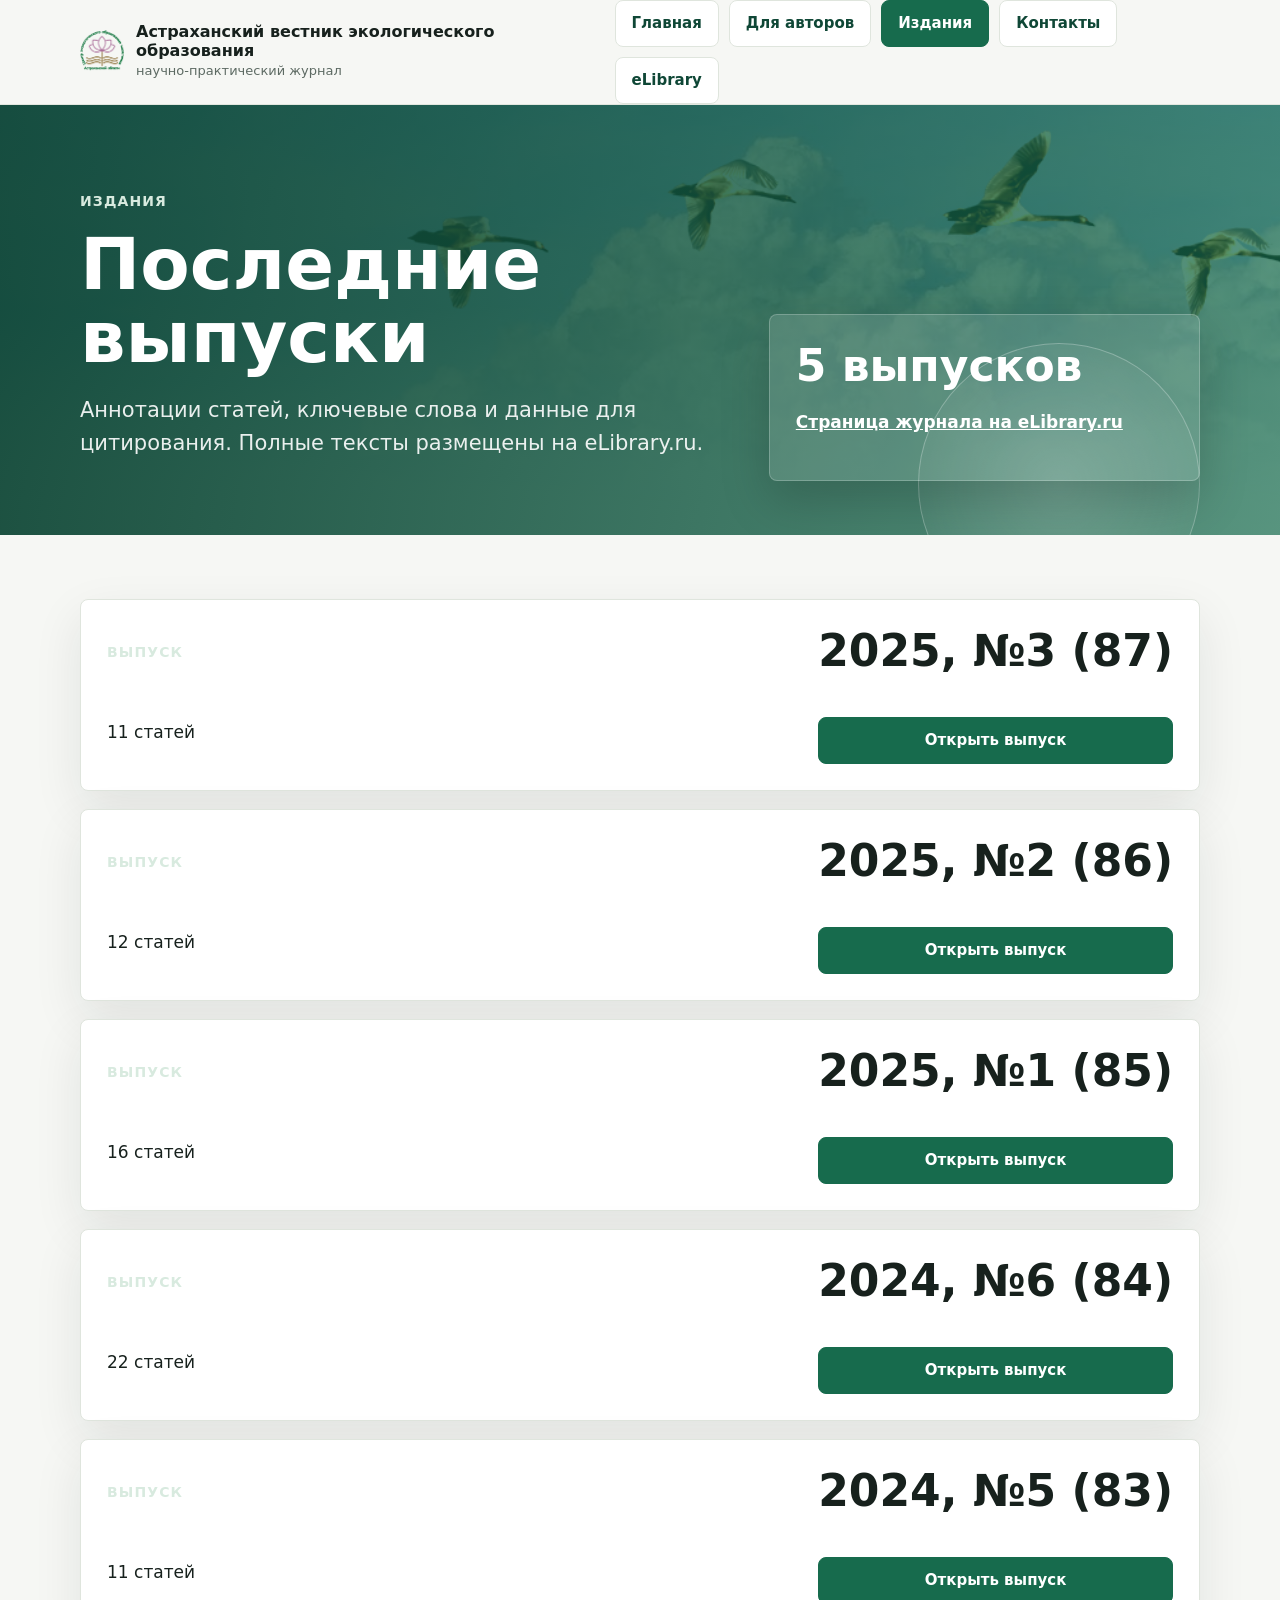
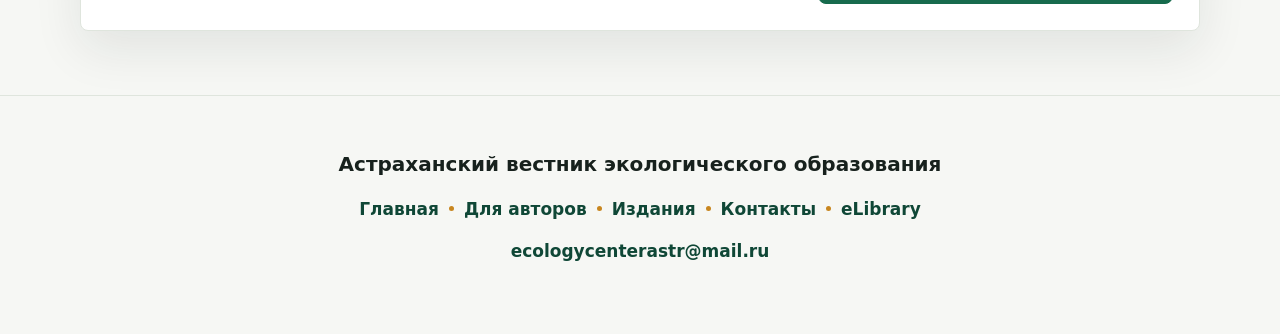
<file: issues.html>
<!doctype html>
<html lang="ru">
<head>
  <meta charset="utf-8">
  <meta name="viewport" content="width=device-width, initial-scale=1">
  <title>Издания | Астраханский вестник экологического образования</title>
  <meta name="description" content="Аннотации выпусков журнала">
  <link rel="stylesheet" href="css/site.css">
</head>
<body>
<header class="topbar">
  <div class="topbar__inner">
    <a class="brand" href="index.html">
      <img src="img/logo.png" alt="" class="brand__logo">
      <span><strong>Астраханский вестник экологического образования</strong><small>научно-практический журнал</small></span>
    </a>
    <nav class="nav" aria-label="Основная навигация">
      <a href="index.html">Главная</a>
      <a href="authors.html">Для авторов</a>
      <a href="issues.html" aria-current="page">Издания</a>
      <a href="index.html#contacts">Контакты</a>
      <a href="https://elibrary.ru/title_about.asp?id=32463" target="_blank" rel="noopener">eLibrary</a>
    </nav>
  </div>
</header>
<main>
<section class="hero"><div class="hero__inner"><div><p class="eyebrow">Издания</p><h1>Последние выпуски</h1><p class="lead">Аннотации статей, ключевые слова и данные для цитирования. Полные тексты размещены на eLibrary.ru.</p></div><aside class="hero-card"><h2>5 выпусков</h2><p><a href="https://elibrary.ru/title_about.asp?id=32463" target="_blank" rel="noopener">Страница журнала на eLibrary.ru</a></p></aside></div></section>
<section class="section"><div class="issue-grid"><article class="issue-card"><p class="eyebrow">Выпуск</p><h2>2025, №3 (87)</h2><p>11 статей</p><a class="button button--primary" href="issues/2025-n3-87.html">Открыть выпуск</a></article><article class="issue-card"><p class="eyebrow">Выпуск</p><h2>2025, №2 (86)</h2><p>12 статей</p><a class="button button--primary" href="issues/2025-n2-86.html">Открыть выпуск</a></article><article class="issue-card"><p class="eyebrow">Выпуск</p><h2>2025, №1 (85)</h2><p>16 статей</p><a class="button button--primary" href="issues/2025-n1-85.html">Открыть выпуск</a></article><article class="issue-card"><p class="eyebrow">Выпуск</p><h2>2024, №6 (84)</h2><p>22 статей</p><a class="button button--primary" href="issues/2024-n6-84.html">Открыть выпуск</a></article><article class="issue-card"><p class="eyebrow">Выпуск</p><h2>2024, №5 (83)</h2><p>11 статей</p><a class="button button--primary" href="issues/2024-n5-83.html">Открыть выпуск</a></article></div></section>
</main>
<footer class="site-footer">
  <div class="footer-card">
    <p class="footer-title">Астраханский вестник экологического образования</p>
    <nav class="footer-nav" aria-label="Навигация в подвале">
      <a href="index.html">Главная</a><span></span><a href="authors.html">Для авторов</a><span></span><a href="issues.html">Издания</a><span></span><a href="index.html#contacts">Контакты</a><span></span><a href="https://elibrary.ru/title_about.asp?id=32463" target="_blank" rel="noopener">eLibrary</a>
    </nav>
    <p class="footer-contact"><a href="mailto:ecologycenterastr@mail.ru">ecologycenterastr@mail.ru</a></p>
  </div>
</footer>
</body>
</html>
</file>
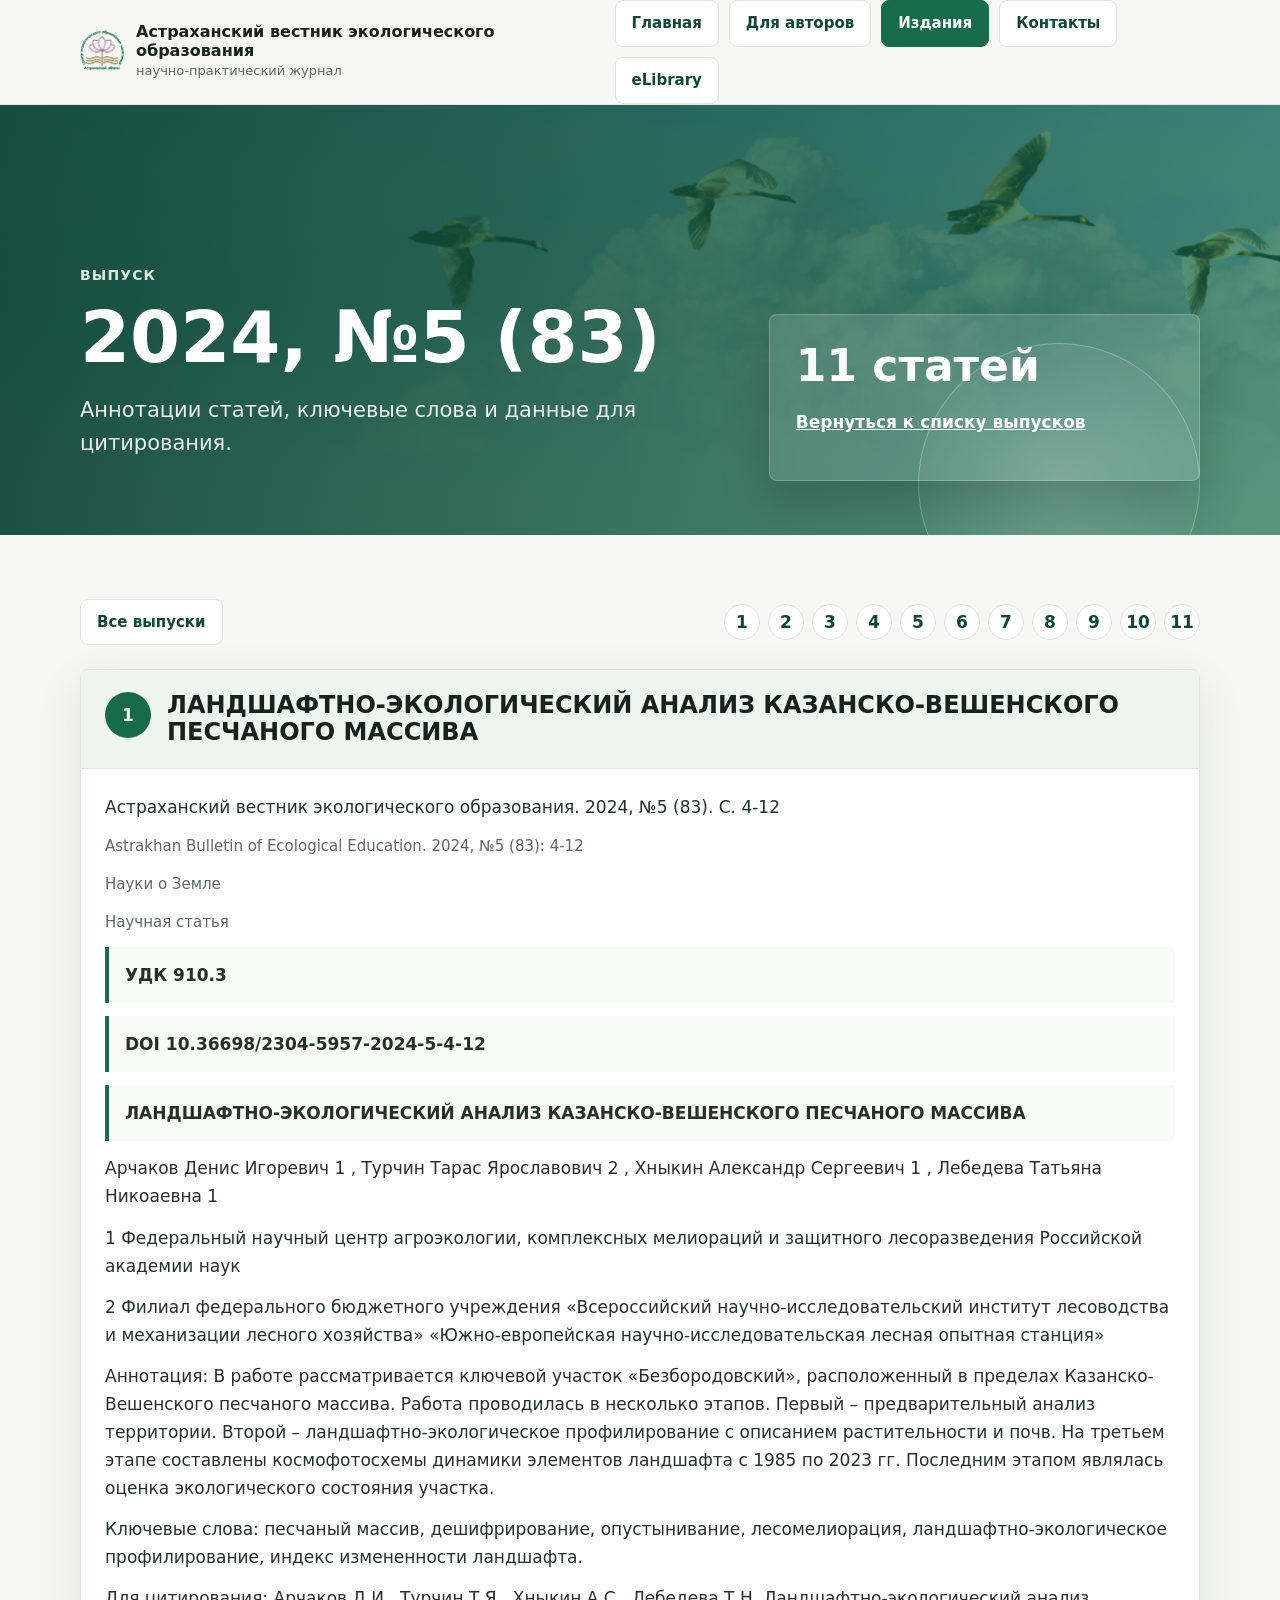
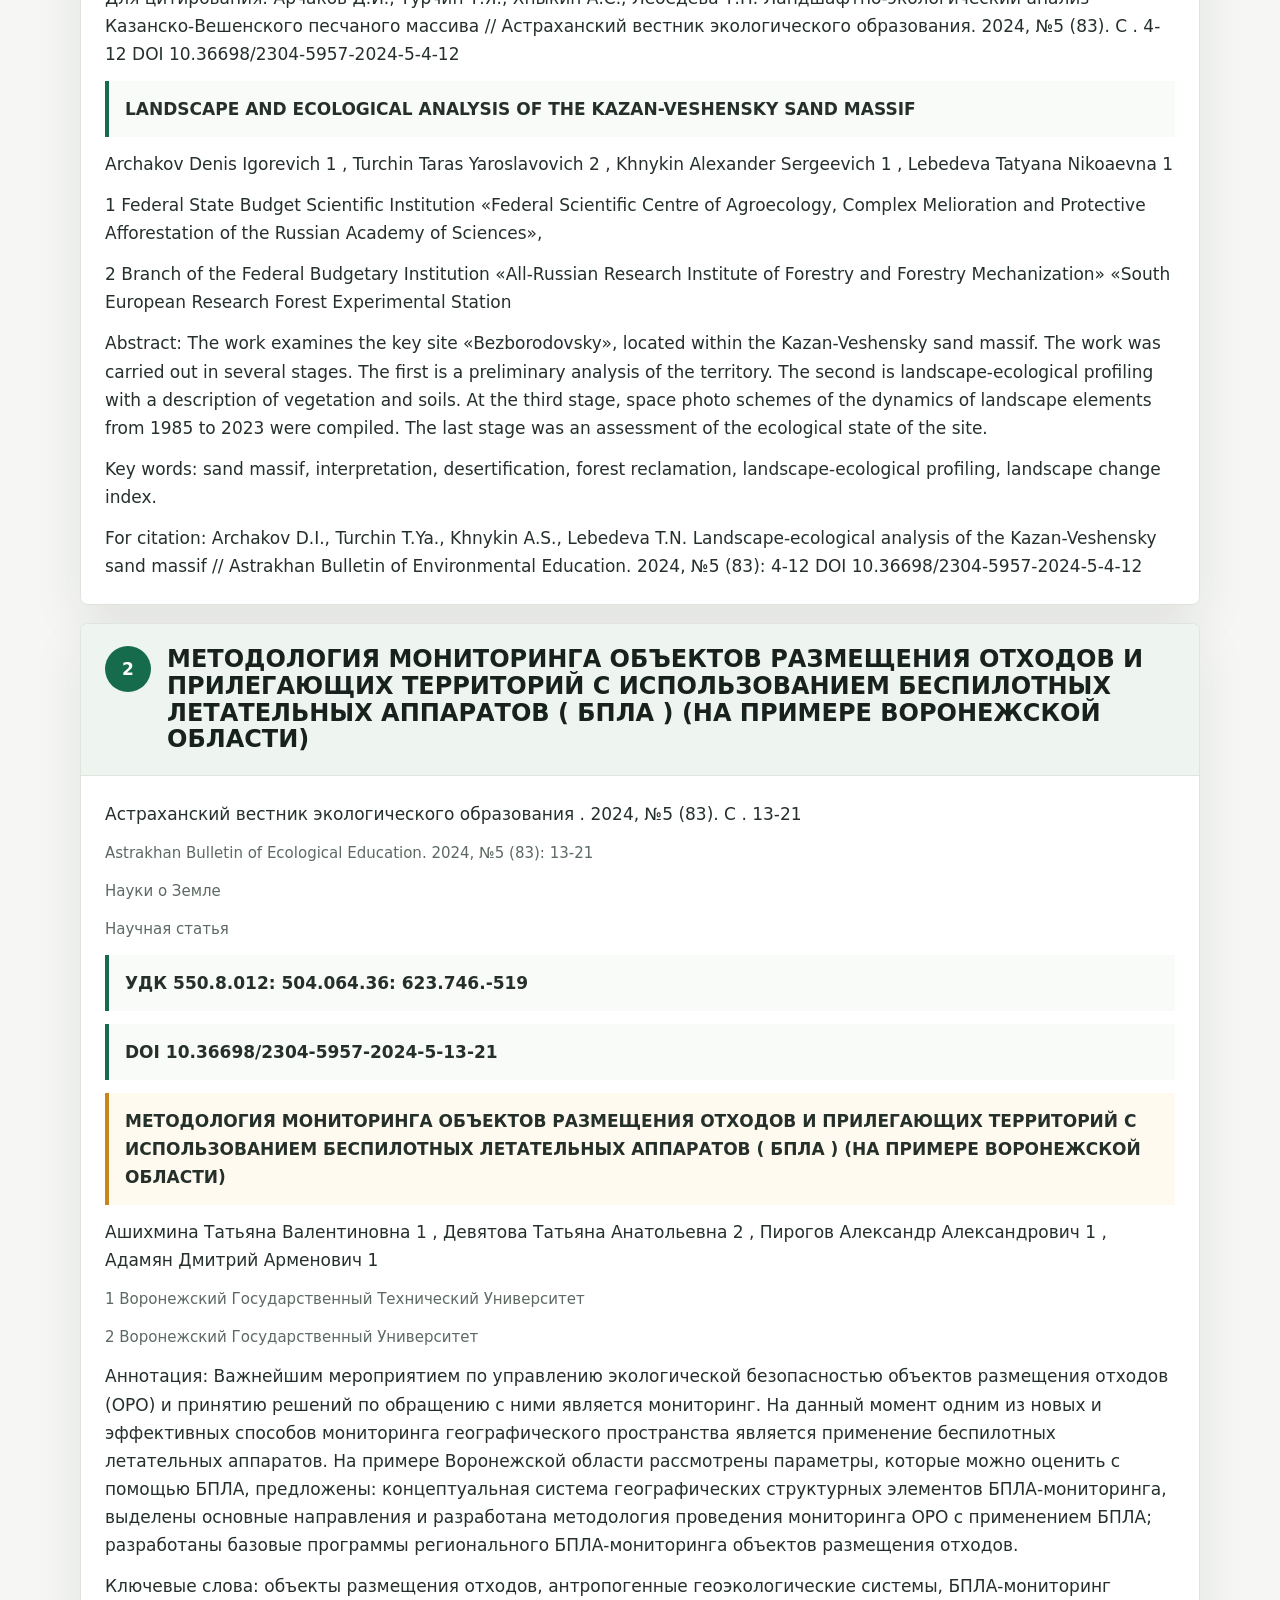
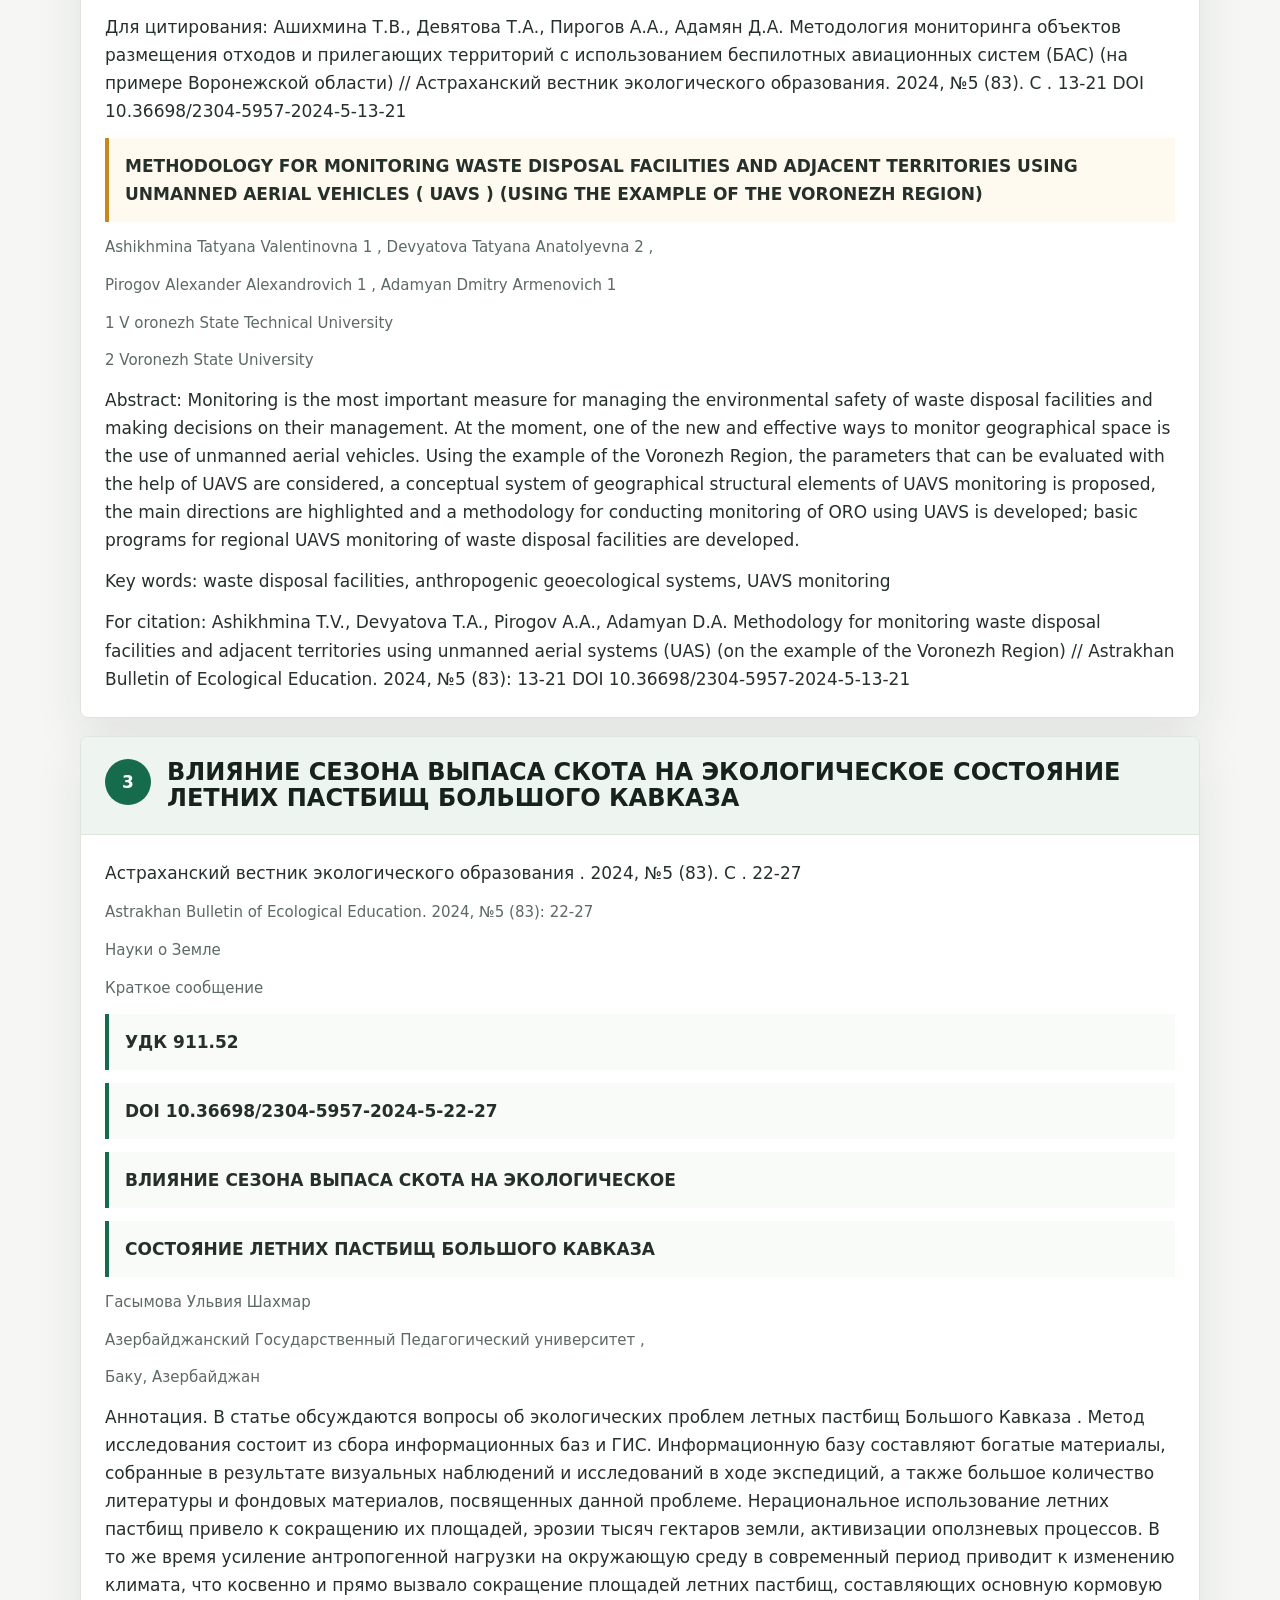
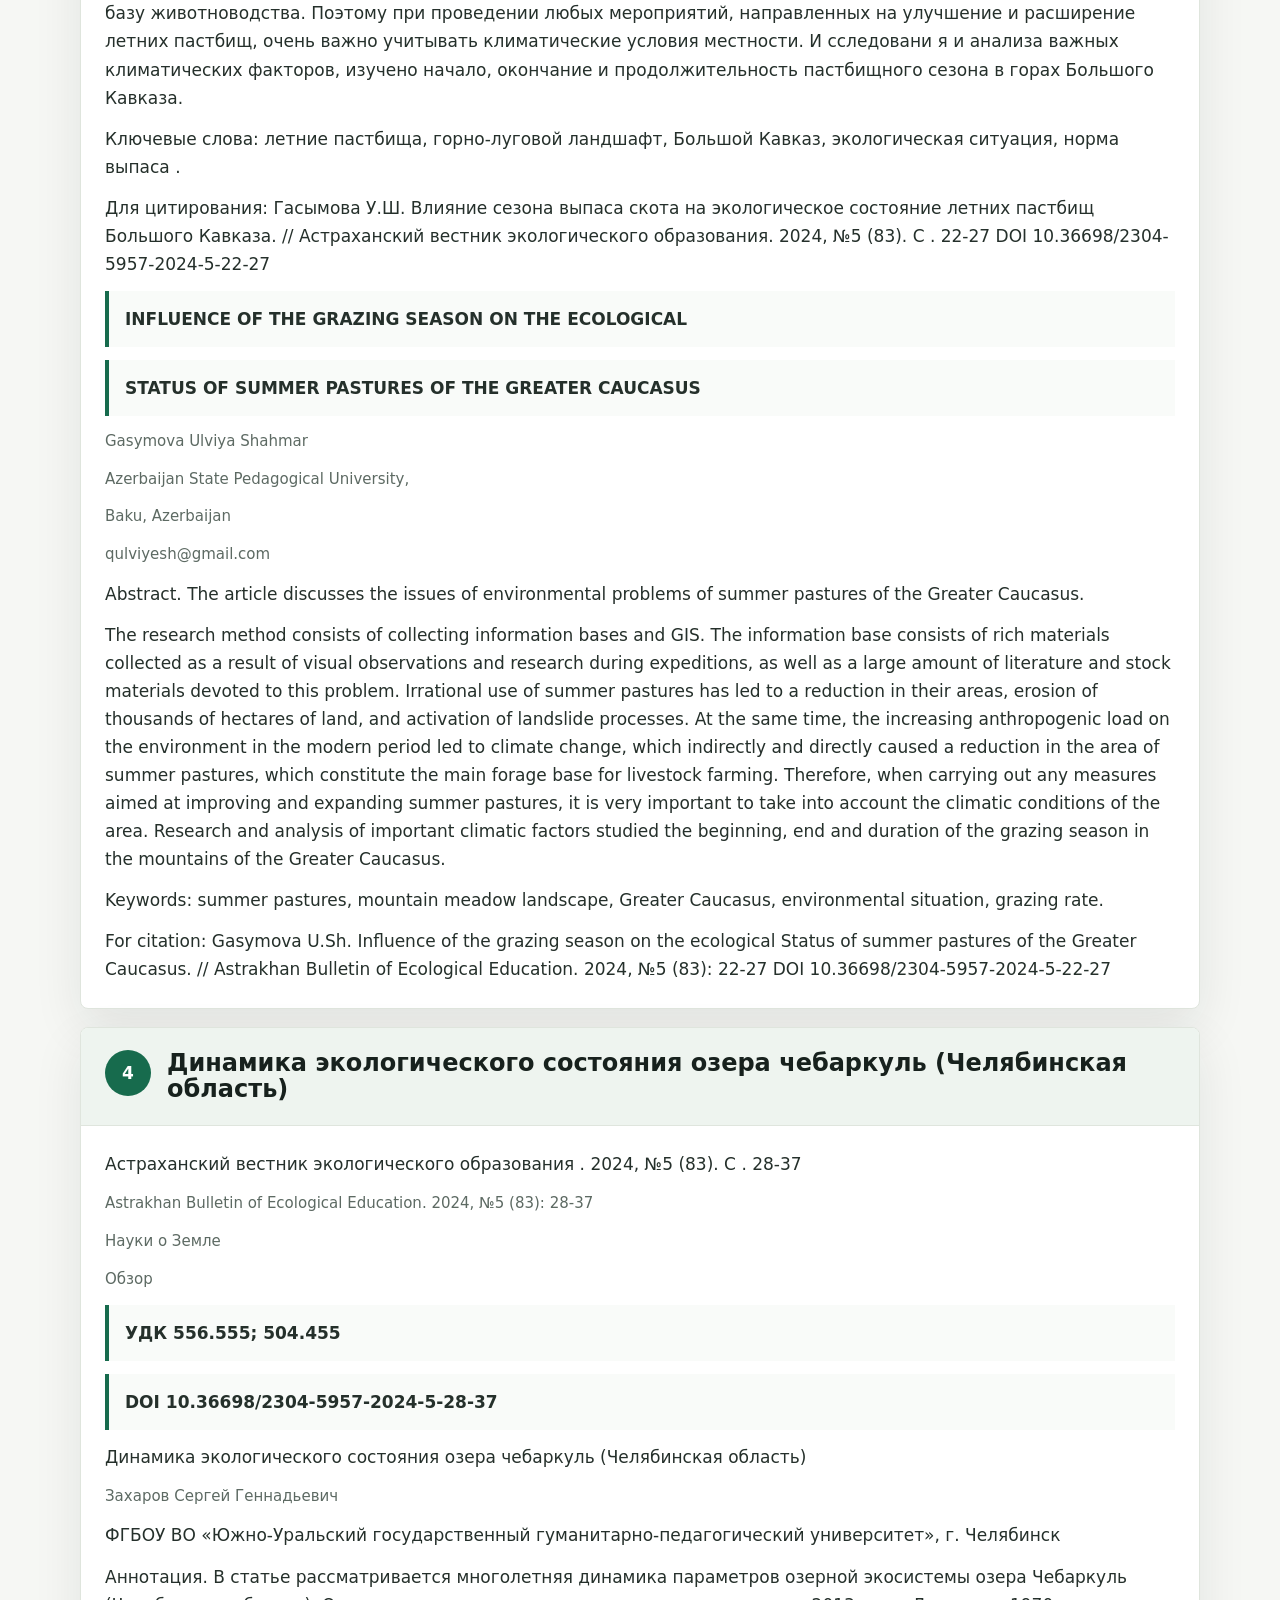
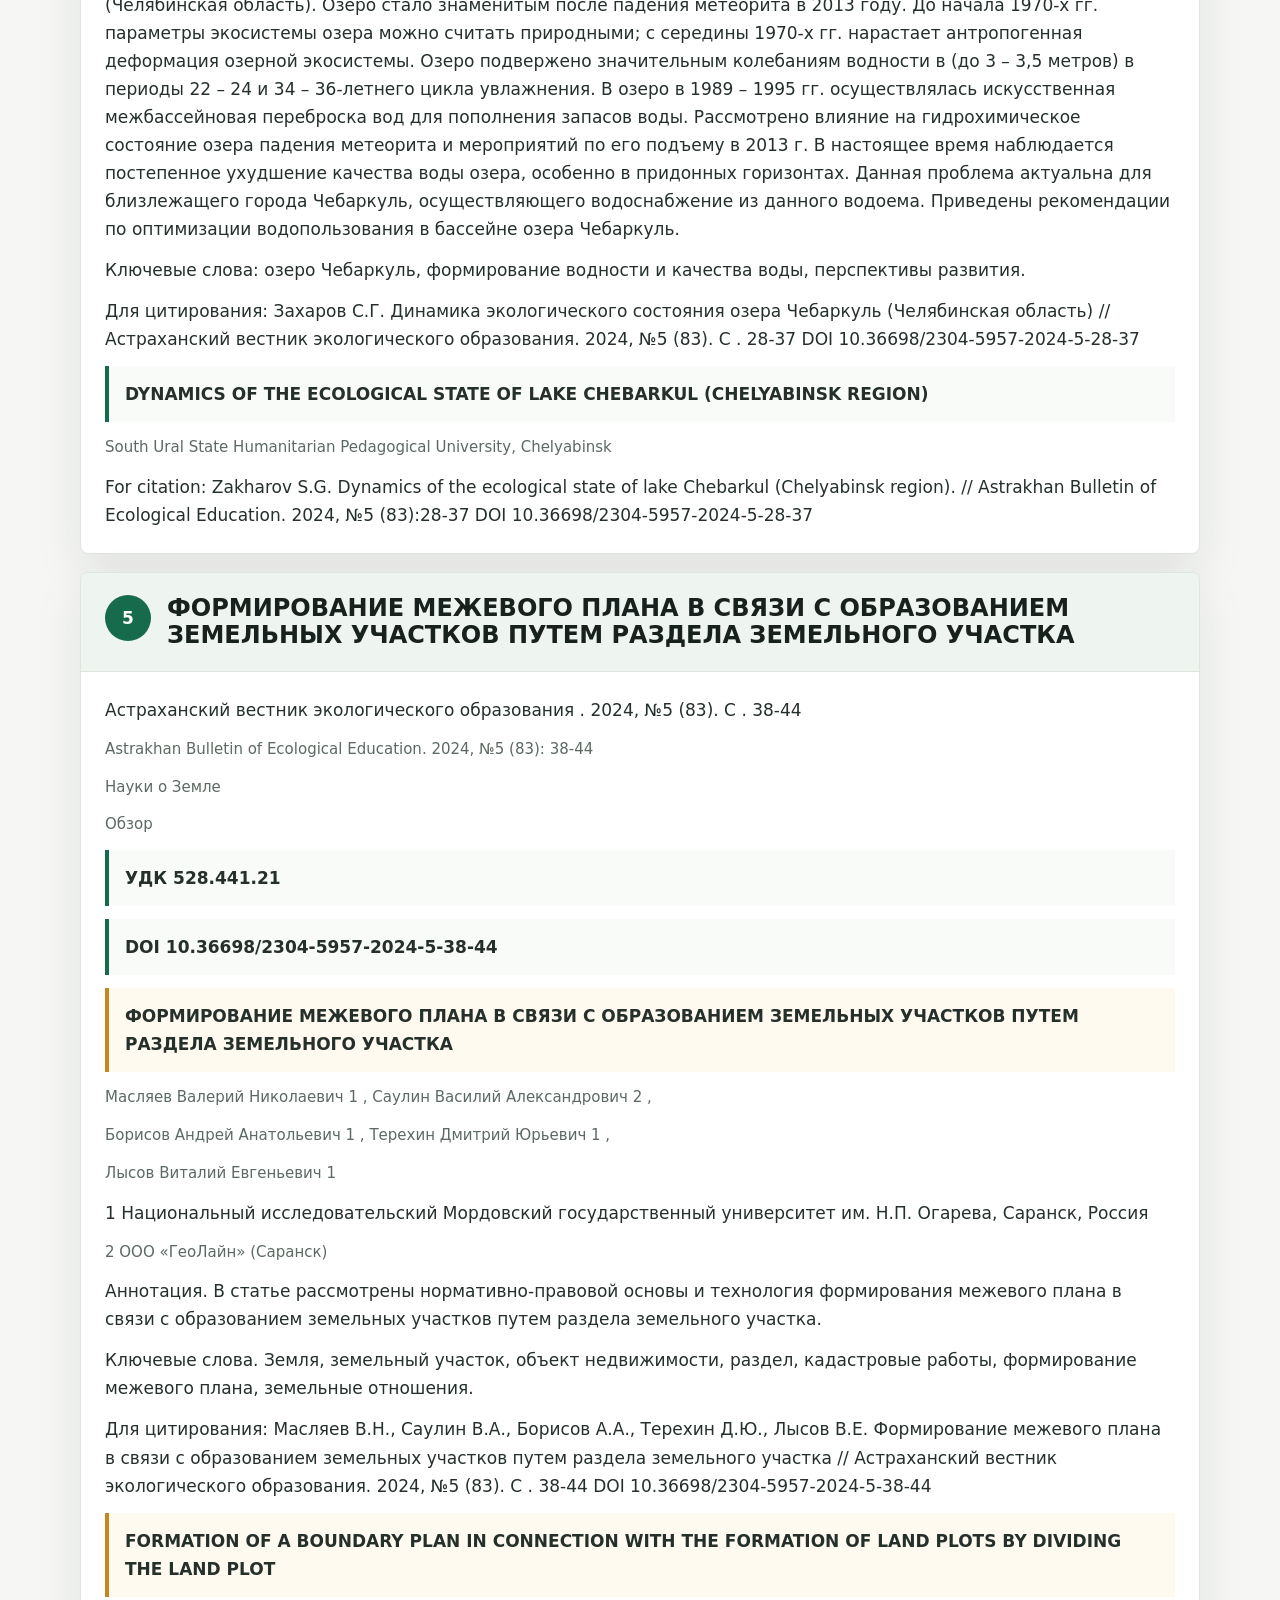
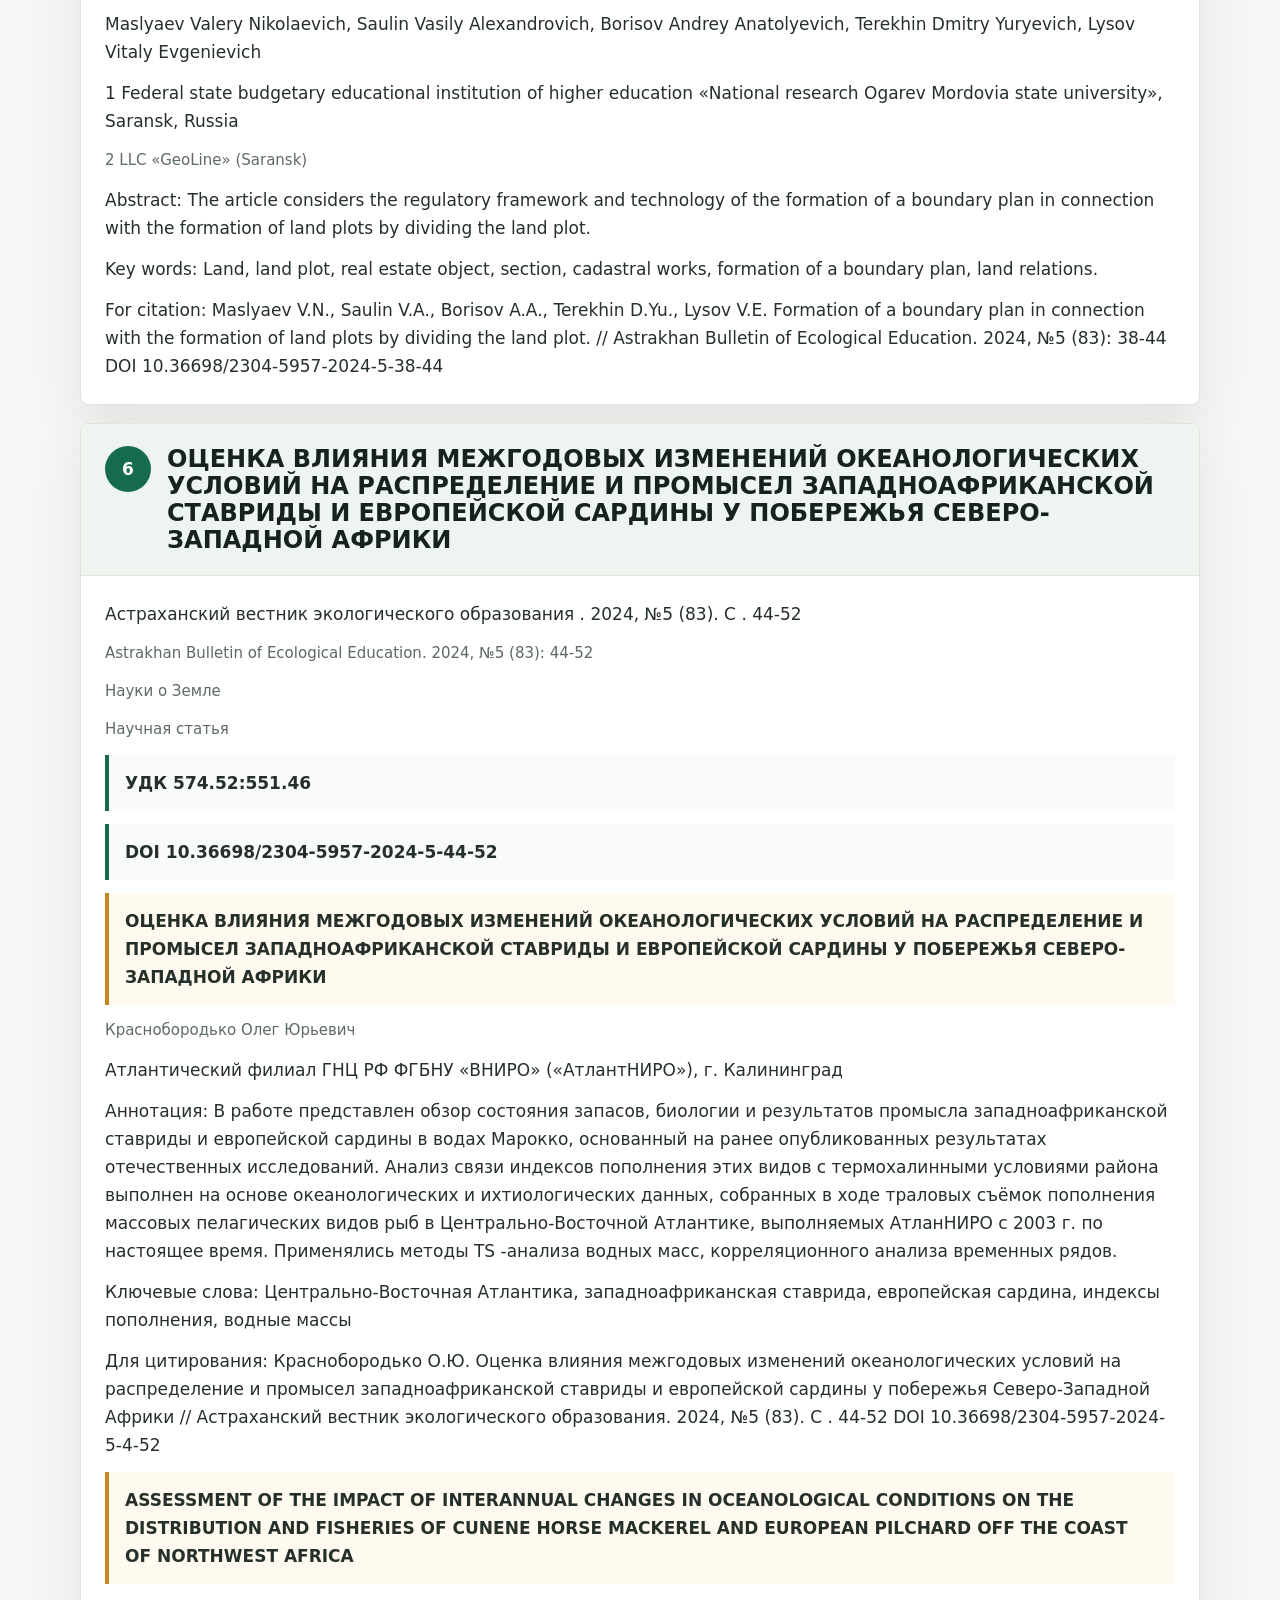
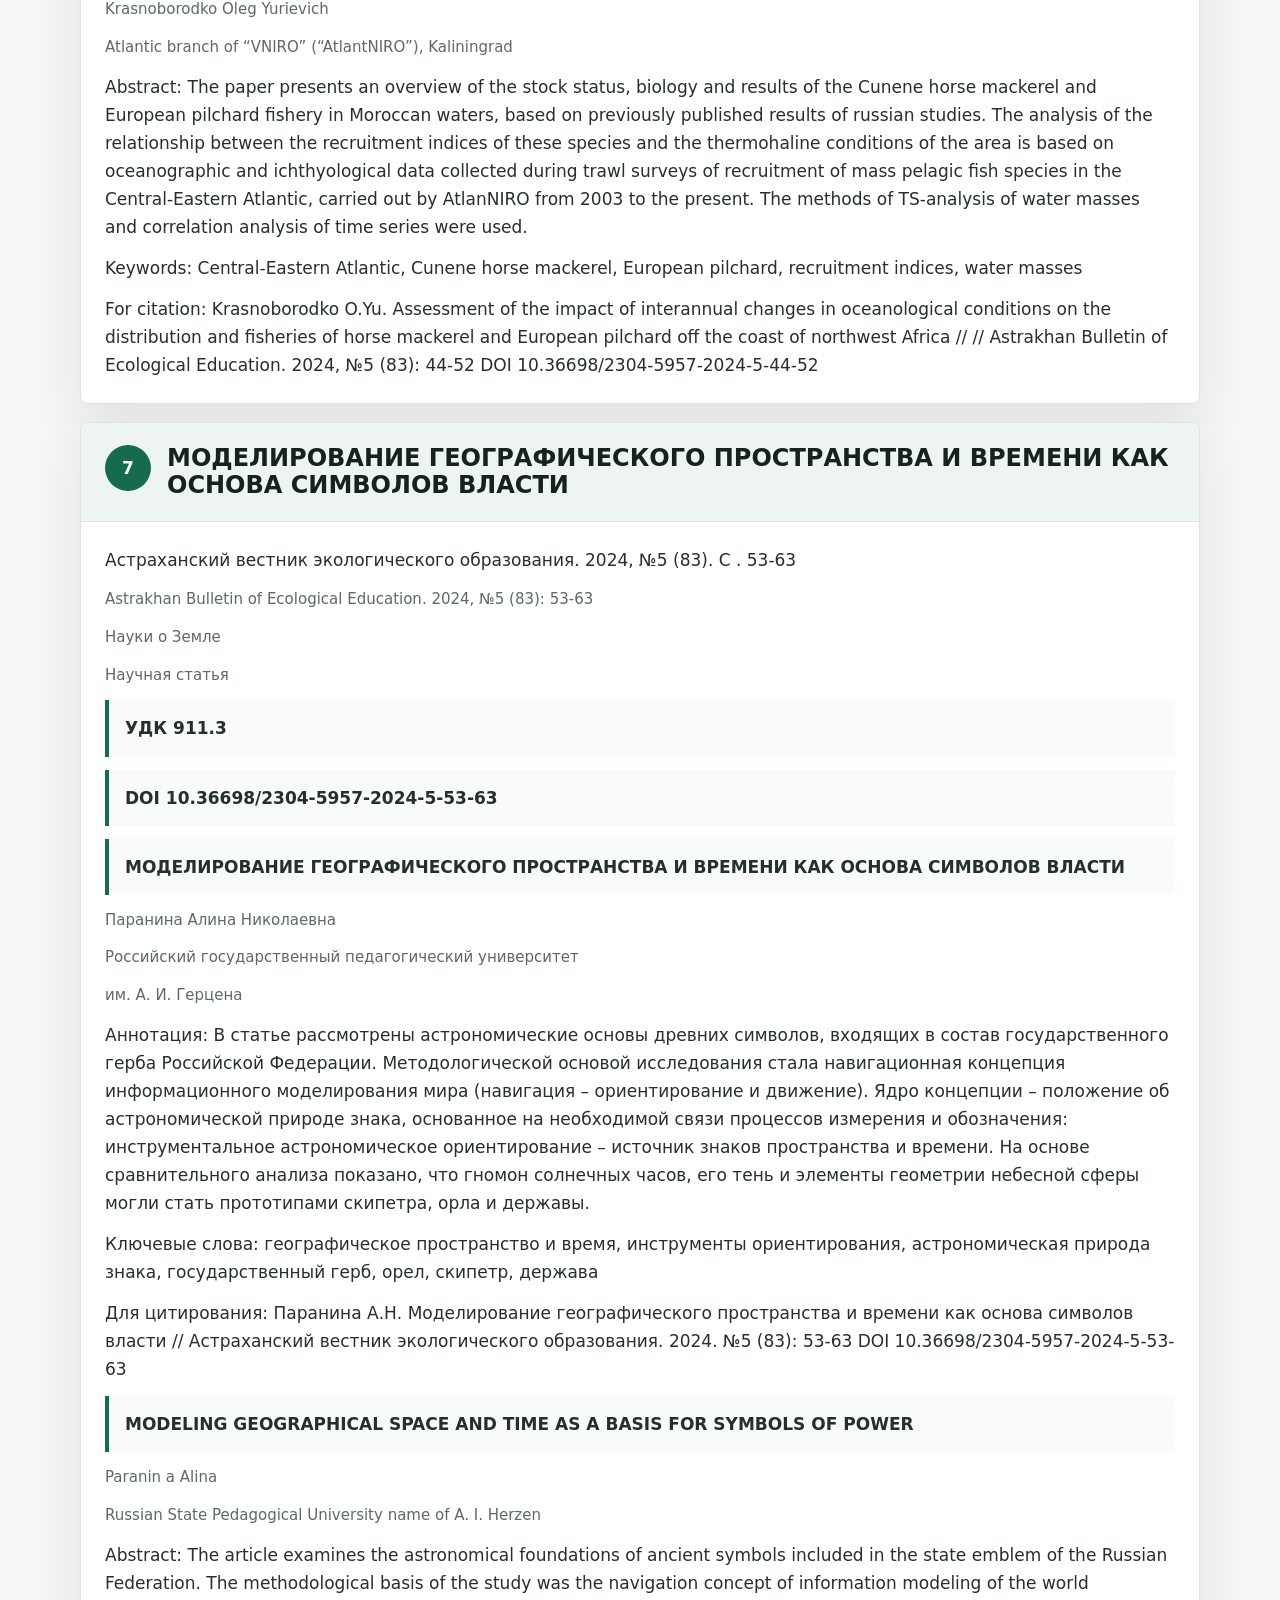
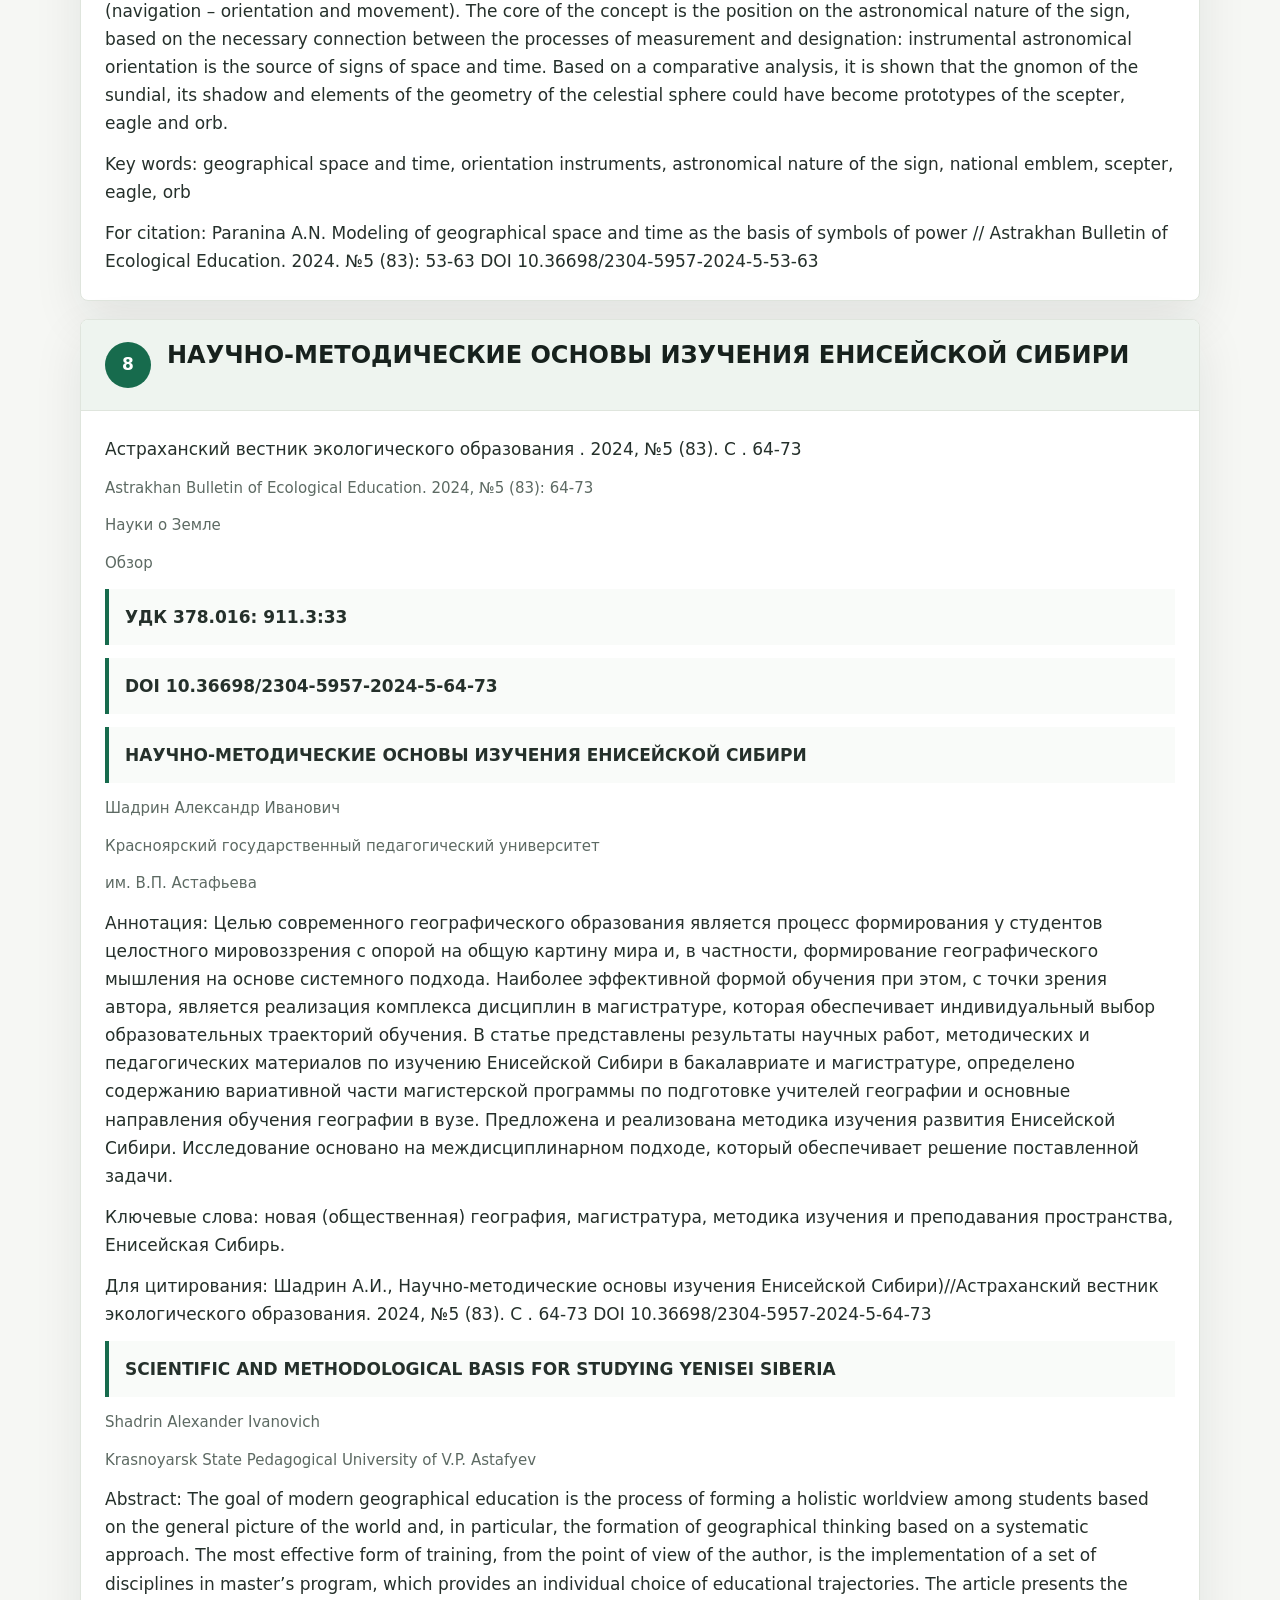
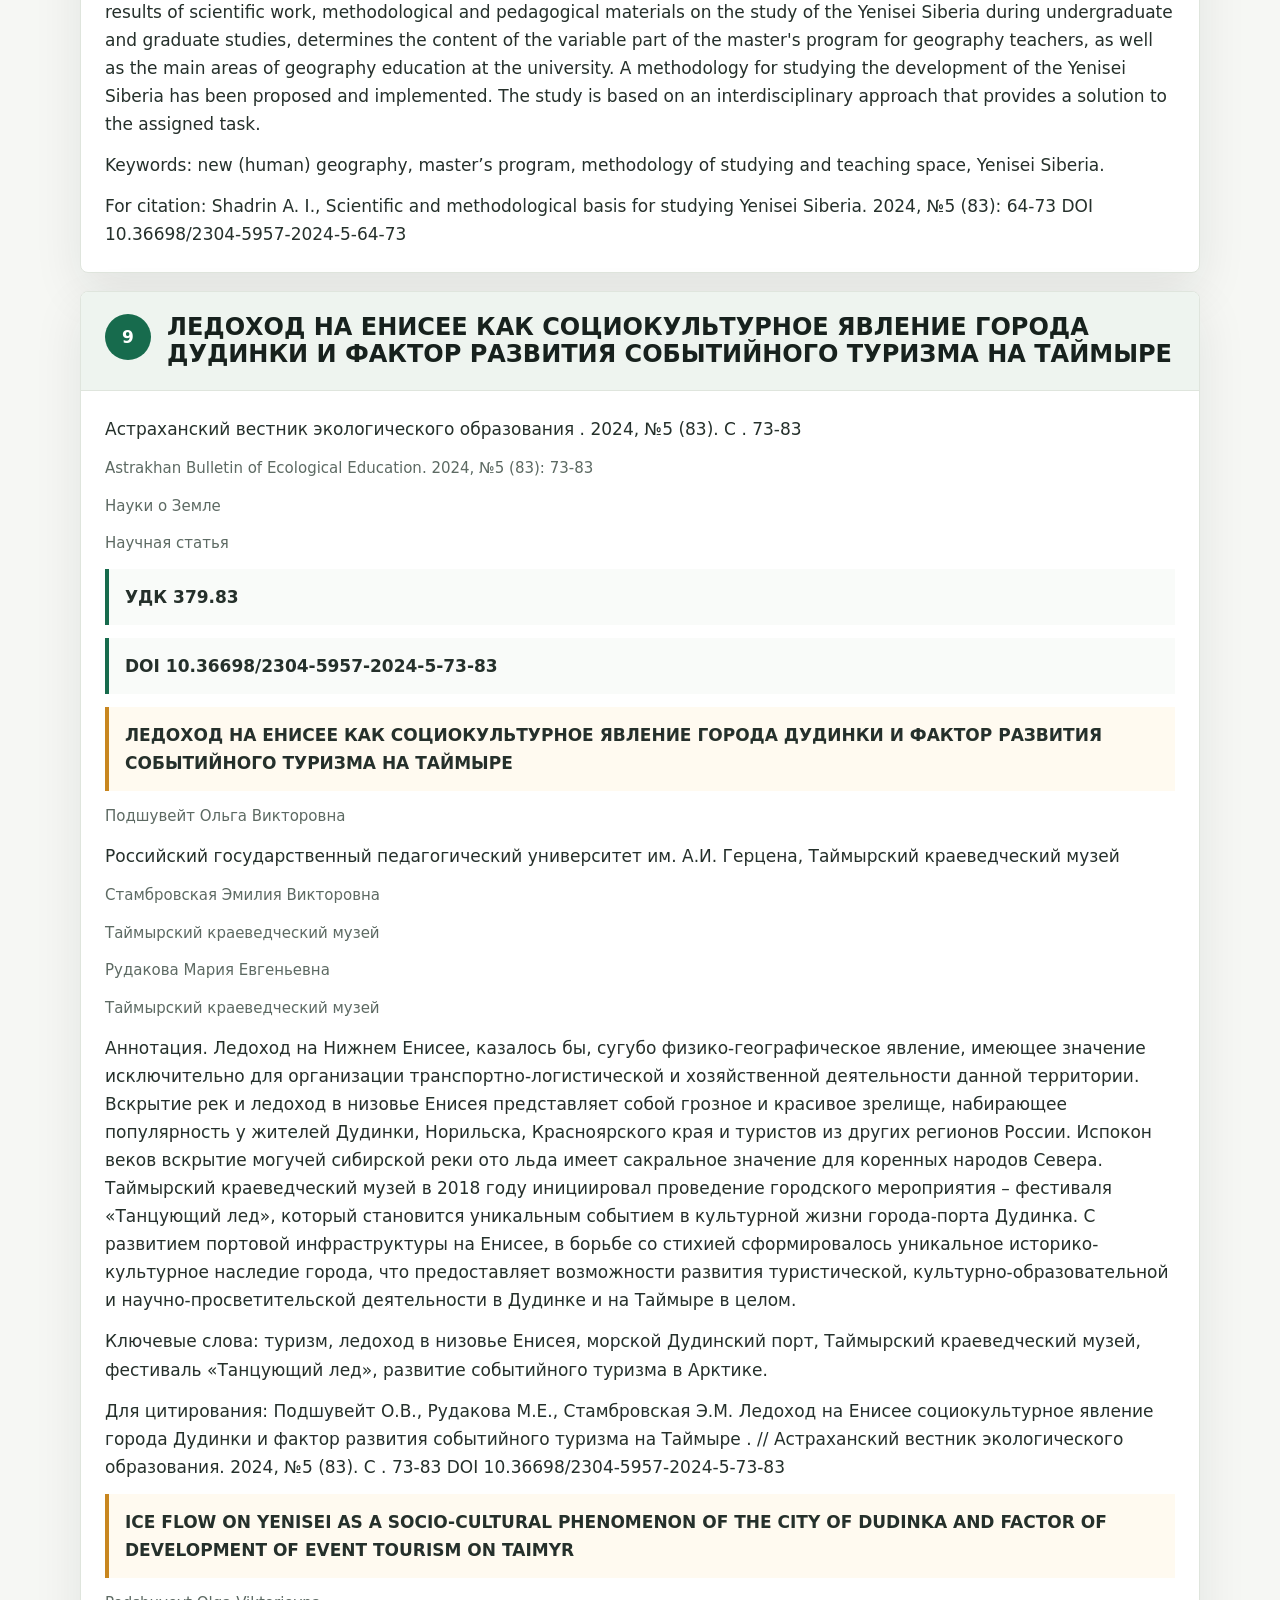
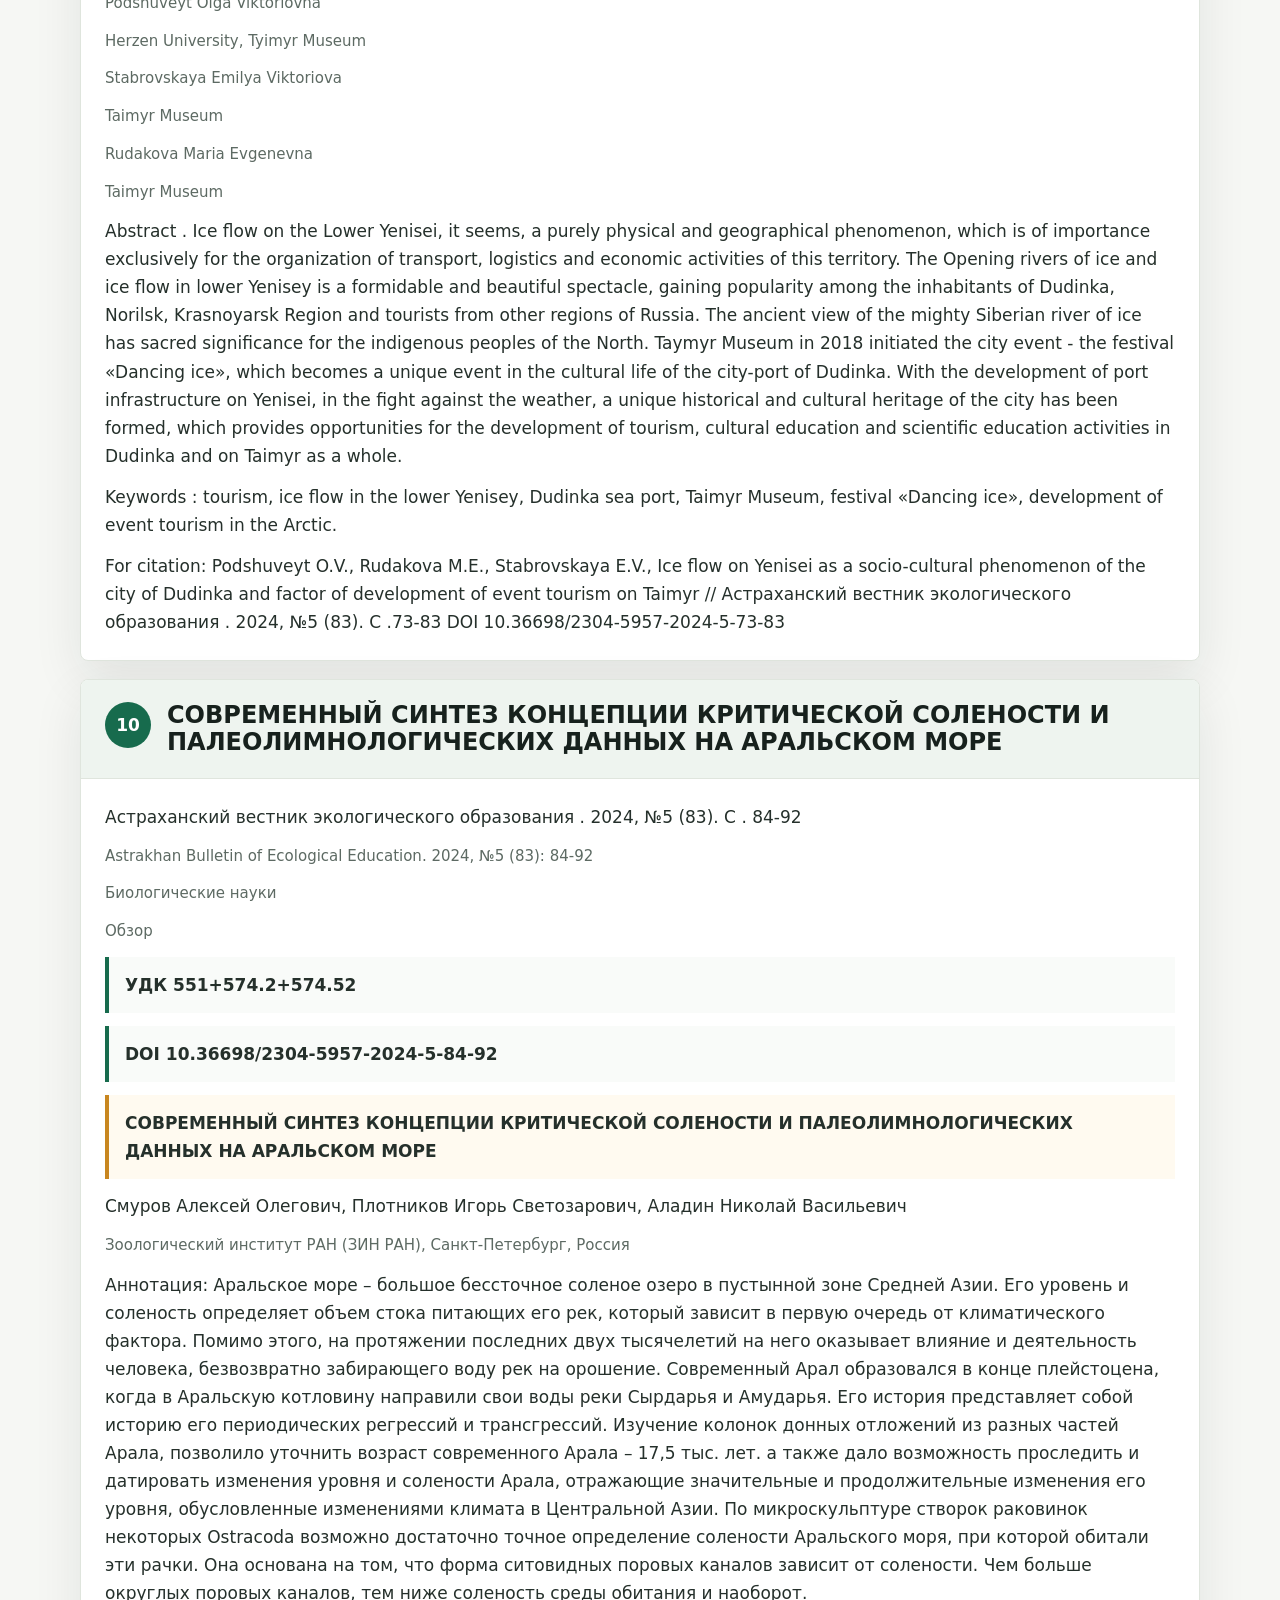
<file: issues/2024-n5-83.html>
<!doctype html>
<html lang="ru">
<head>
  <meta charset="utf-8">
  <meta name="viewport" content="width=device-width, initial-scale=1">
  <title>2024, №5 (83) | Астраханский вестник экологического образования</title>
  <meta name="description" content="Аннотации выпуска 2024, №5 (83)">
  <link rel="stylesheet" href="../css/site.css">
</head>
<body>
<header class="topbar">
  <div class="topbar__inner">
    <a class="brand" href="../index.html">
      <img src="../img/logo.png" alt="" class="brand__logo">
      <span><strong>Астраханский вестник экологического образования</strong><small>научно-практический журнал</small></span>
    </a>
    <nav class="nav" aria-label="Основная навигация">
      <a href="../index.html">Главная</a>
      <a href="../authors.html">Для авторов</a>
      <a href="../issues.html" aria-current="page">Издания</a>
      <a href="../index.html#contacts">Контакты</a>
      <a href="https://elibrary.ru/title_about.asp?id=32463" target="_blank" rel="noopener">eLibrary</a>
    </nav>
  </div>
</header>
<main>
<section class="hero"><div class="hero__inner"><div><p class="eyebrow">Выпуск</p><h1>2024, №5 (83)</h1><p class="lead">Аннотации статей, ключевые слова и данные для цитирования.</p></div><aside class="hero-card"><h2>11 статей</h2><p><a href="../issues.html">Вернуться к списку выпусков</a></p></aside></div></section>
<section class="section"><div class="issue-toolbar"><a class="button" href="../issues.html">Все выпуски</a><nav aria-label="Статьи выпуска"><a href="#article-1">1</a><a href="#article-2">2</a><a href="#article-3">3</a><a href="#article-4">4</a><a href="#article-5">5</a><a href="#article-6">6</a><a href="#article-7">7</a><a href="#article-8">8</a><a href="#article-9">9</a><a href="#article-10">10</a><a href="#article-11">11</a></nav></div><div class="article-list"><article class="article-card" id="article-1"><div class="article-card__head"><span>1</span><h2>ЛАНДШАФТНО-ЭКОЛОГИЧЕСКИЙ АНАЛИЗ КАЗАНСКО-ВЕШЕНСКОГО ПЕСЧАНОГО МАССИВА</h2></div><div class="article-card__body"><p class="content-paragraph">Астраханский вестник экологического образования. 2024, №5 (83). С. 4-12</p><p class="content-paragraph content-paragraph--small">Astrakhan Bulletin of Ecological Education. 2024, №5 (83): 4-12</p><p class="content-paragraph content-paragraph--small">Науки о Земле</p><p class="content-paragraph content-paragraph--small">Научная статья</p><p class="content-paragraph content-paragraph--strong">УДК 910.3</p><p class="content-paragraph content-paragraph--strong">DOI 10.36698/2304-5957-2024-5-4-12</p><p class="content-paragraph content-paragraph--strong">ЛАНДШАФТНО-ЭКОЛОГИЧЕСКИЙ АНАЛИЗ КАЗАНСКО-ВЕШЕНСКОГО ПЕСЧАНОГО МАССИВА</p><p class="content-paragraph">Арчаков Денис Игоревич 1 , Турчин Тарас Ярославович 2 , Хныкин Александр Сергеевич 1 , Лебедева Татьяна Никоаевна 1</p><p class="content-paragraph">1 Федеральный научный центр агроэкологии, комплексных мелиораций и защитного лесоразведения Российской академии наук</p><p class="content-paragraph">2 Филиал федерального бюджетного учреждения «Всероссийский научно-исследовательский институт лесоводства и механизации лесного хозяйства» «Южно-европейская научно-исследовательская лесная опытная станция»</p><p class="content-paragraph">Аннотация: В работе рассматривается ключевой участок «Безбородовский», расположенный в пределах Казанско-Вешенского песчаного массива. Работа проводилась в несколько этапов. Первый – предварительный анализ территории. Второй – ландшафтно-экологическое профилирование с описанием растительности и почв. На третьем этапе составлены космофотосхемы динамики элементов ландшафта с 1985 по 2023 гг. Последним этапом являлась оценка экологического состояния участка.</p><p class="content-paragraph">Ключевые слова: песчаный массив, дешифрирование, опустынивание, лесомелиорация, ландшафтно-экологическое профилирование, индекс измененности ландшафта.</p><p class="content-paragraph">Для цитирования: Арчаков Д.И., Турчин Т.Я., Хныкин А.С., Лебедева Т.Н. Ландшафтно-экологический анализ Казанско-Вешенского песчаного массива // Астраханский вестник экологического образования. 2024, №5 (83). С . 4-12 DOI 10.36698/2304-5957-2024-5-4-12</p><p class="content-paragraph content-paragraph--strong">LANDSCAPE AND ECOLOGICAL ANALYSIS OF THE KAZAN-VESHENSKY SAND MASSIF</p><p class="content-paragraph">Archakov Denis Igorevich 1 , Turchin Taras Yaroslavovich 2 , Khnykin Alexander Sergeevich 1 , Lebedeva Tatyana Nikoaevna 1</p><p class="content-paragraph">1 Federal State Budget Scientific Institution «Federal Scientific Centre of Agroecology, Complex Melioration and Protective Afforestation of the Russian Academy of Sciences»,</p><p class="content-paragraph">2 Branch of the Federal Budgetary Institution «All-Russian Research Institute of Forestry and Forestry Mechanization» «South European Research Forest Experimental Station</p><p class="content-paragraph">Abstract: The work examines the key site «Bezborodovsky», located within the Kazan-Veshensky sand massif. The work was carried out in several stages. The first is a preliminary analysis of the territory. The second is landscape-ecological profiling with a description of vegetation and soils. At the third stage, space photo schemes of the dynamics of landscape elements from 1985 to 2023 were compiled. The last stage was an assessment of the ecological state of the site.</p><p class="content-paragraph">Key words: sand massif, interpretation, desertification, forest reclamation, landscape-ecological profiling, landscape change index.</p><p class="content-paragraph">For citation: Archakov D.I., Turchin T.Ya., Khnykin A.S., Lebedeva T.N. Landscape-ecological analysis of the Kazan-Veshensky sand massif // Astrakhan Bulletin of Environmental Education. 2024, №5 (83): 4-12 DOI 10.36698/2304-5957-2024-5-4-12</p></div></article><article class="article-card" id="article-2"><div class="article-card__head"><span>2</span><h2>МЕТОДОЛОГИЯ МОНИТОРИНГА ОБЪЕКТОВ РАЗМЕЩЕНИЯ ОТХОДОВ И ПРИЛЕГАЮЩИХ ТЕРРИТОРИЙ С ИСПОЛЬЗОВАНИЕМ БЕСПИЛОТНЫХ ЛЕТАТЕЛЬНЫХ АППАРАТОВ ( БПЛА ) (НА ПРИМЕРЕ ВОРОНЕЖСКОЙ ОБЛАСТИ)</h2></div><div class="article-card__body"><p class="content-paragraph">Астраханский вестник экологического образования . 2024, №5 (83). С . 13-21</p><p class="content-paragraph content-paragraph--small">Astrakhan Bulletin of Ecological Education. 2024, №5 (83): 13-21</p><p class="content-paragraph content-paragraph--small">Науки о Земле</p><p class="content-paragraph content-paragraph--small">Научная статья</p><p class="content-paragraph content-paragraph--strong">УДК 550.8.012: 504.064.36: 623.746.-519</p><p class="content-paragraph content-paragraph--strong">DOI 10.36698/2304-5957-2024-5-13-21</p><p class="content-paragraph content-paragraph--warning">МЕТОДОЛОГИЯ МОНИТОРИНГА ОБЪЕКТОВ РАЗМЕЩЕНИЯ ОТХОДОВ И ПРИЛЕГАЮЩИХ ТЕРРИТОРИЙ С ИСПОЛЬЗОВАНИЕМ БЕСПИЛОТНЫХ ЛЕТАТЕЛЬНЫХ АППАРАТОВ ( БПЛА ) (НА ПРИМЕРЕ ВОРОНЕЖСКОЙ ОБЛАСТИ)</p><p class="content-paragraph">Ашихмина Татьяна Валентиновна 1 , Девятова Татьяна Анатольевна 2 , Пирогов Александр Александрович 1 , Адамян Дмитрий Арменович 1</p><p class="content-paragraph content-paragraph--small">1 Воронежский Государственный Технический Университет</p><p class="content-paragraph content-paragraph--small">2 Воронежский Государственный Университет</p><p class="content-paragraph">Аннотация: Важнейшим мероприятием по управлению экологической безопасностью объектов размещения отходов (ОРО) и принятию решений по обращению с ними является мониторинг. На данный момент одним из новых и эффективных способов мониторинга географического пространства является применение беспилотных летательных аппаратов. На примере Воронежской области рассмотрены параметры, которые можно оценить с помощью БПЛА, предложены: концептуальная система географических структурных элементов БПЛА-мониторинга, выделены основные направления и разработана методология проведения мониторинга ОРО с применением БПЛА; разработаны базовые программы регионального БПЛА-мониторинга объектов размещения отходов.</p><p class="content-paragraph">Ключевые слова: объекты размещения отходов, антропогенные геоэкологические системы, БПЛА-мониторинг</p><p class="content-paragraph">Для цитирования: Ашихмина Т.В., Девятова Т.А., Пирогов А.А., Адамян Д.А. Методология мониторинга объектов размещения отходов и прилегающих территорий с использованием беспилотных авиационных систем (БАС) (на примере Воронежской области) // Астраханский вестник экологического образования. 2024, №5 (83). С . 13-21 DOI 10.36698/2304-5957-2024-5-13-21</p><p class="content-paragraph content-paragraph--warning">METHODOLOGY FOR MONITORING WASTE DISPOSAL FACILITIES AND ADJACENT TERRITORIES USING UNMANNED AERIAL VEHICLES ( UAVS ) (USING THE EXAMPLE OF THE VORONEZH REGION)</p><p class="content-paragraph content-paragraph--small">Ashikhmina Tatyana Valentinovna 1 , Devyatova Tatyana Anatolyevna 2 ,</p><p class="content-paragraph content-paragraph--small">Pirogov Alexander Alexandrovich 1 , Adamyan Dmitry Armenovich 1</p><p class="content-paragraph content-paragraph--small">1 V oronezh State Technical University</p><p class="content-paragraph content-paragraph--small">2 Voronezh State University</p><p class="content-paragraph">Abstract: Monitoring is the most important measure for managing the environmental safety of waste disposal facilities and making decisions on their management. At the moment, one of the new and effective ways to monitor geographical space is the use of unmanned aerial vehicles. Using the example of the Voronezh Region, the parameters that can be evaluated with the help of UAVS are considered, a conceptual system of geographical structural elements of UAVS monitoring is proposed, the main directions are highlighted and a methodology for conducting monitoring of ORO using UAVS is developed; basic programs for regional UAVS monitoring of waste disposal facilities are developed.</p><p class="content-paragraph">Key words: waste disposal facilities, anthropogenic geoecological systems, UAVS monitoring</p><p class="content-paragraph">For citation: Ashikhmina T.V., Devyatova T.A., Pirogov A.A., Adamyan D.A. Methodology for monitoring waste disposal facilities and adjacent territories using unmanned aerial systems (UAS) (on the example of the Voronezh Region) // Astrakhan Bulletin of Ecological Education. 2024, №5 (83): 13-21 DOI 10.36698/2304-5957-2024-5-13-21</p></div></article><article class="article-card" id="article-3"><div class="article-card__head"><span>3</span><h2>ВЛИЯНИЕ СЕЗОНА ВЫПАСА СКОТА НА ЭКОЛОГИЧЕСКОЕ СОСТОЯНИЕ ЛЕТНИХ ПАСТБИЩ БОЛЬШОГО КАВКАЗА</h2></div><div class="article-card__body"><p class="content-paragraph">Астраханский вестник экологического образования . 2024, №5 (83). С . 22-27</p><p class="content-paragraph content-paragraph--small">Astrakhan Bulletin of Ecological Education. 2024, №5 (83): 22-27</p><p class="content-paragraph content-paragraph--small">Науки о Земле</p><p class="content-paragraph content-paragraph--small">Краткое сообщение</p><p class="content-paragraph content-paragraph--strong">УДК 911.52</p><p class="content-paragraph content-paragraph--strong">DOI 10.36698/2304-5957-2024-5-22-27</p><p class="content-paragraph content-paragraph--strong">ВЛИЯНИЕ СЕЗОНА ВЫПАСА СКОТА НА ЭКОЛОГИЧЕСКОЕ</p><p class="content-paragraph content-paragraph--strong">СОСТОЯНИЕ ЛЕТНИХ ПАСТБИЩ БОЛЬШОГО КАВКАЗА</p><p class="content-paragraph content-paragraph--small">Гасымова Ульвия Шахмар</p><p class="content-paragraph content-paragraph--small">Азербайджанский Государственный Педагогический университет ,</p><p class="content-paragraph content-paragraph--small">Баку, Азербайджан</p><p class="content-paragraph">Аннотация. В статье обсуждаются вопросы об экологических проблем летных пастбищ Большого Кавказа . Метод исследования состоит из сбора информационных баз и ГИС. Информационную базу составляют богатые материалы, собранные в результате визуальных наблюдений и исследований в ходе экспедиций, а также большое количество литературы и фондовых материалов, посвященных данной проблеме. Нерациональное использование летних пастбищ привело к сокращению их площадей, эрозии тысяч гектаров земли, активизации оползневых процессов. В то же время усиление антропогенной нагрузки на окружающую среду в современный период приводит к изменению климата, что косвенно и прямо вызвало сокращение площадей летних пастбищ, составляющих основную кормовую базу животноводства. Поэтому при проведении любых мероприятий, направленных на улучшение и расширение летних пастбищ, очень важно учитывать климатические условия местности. И сследовани я и анализа важных климатических факторов, изучено начало, окончание и продолжительность пастбищного сезона в горах Большого Кавказа.</p><p class="content-paragraph">Ключевые слова: летние пастбища, горно-луговой ландшафт, Большой Кавказ, экологическая ситуация, норма выпаса .</p><p class="content-paragraph">Для цитирования: Гасымова У.Ш. Влияние сезона выпаса скота на экологическое состояние летних пастбищ Большого Кавказа. // Астраханский вестник экологического образования. 2024, №5 (83). С . 22-27 DOI 10.36698/2304-5957-2024-5-22-27</p><p class="content-paragraph content-paragraph--strong">INFLUENCE OF THE GRAZING SEASON ON THE ECOLOGICAL</p><p class="content-paragraph content-paragraph--strong">STATUS OF SUMMER PASTURES OF THE GREATER CAUCASUS</p><p class="content-paragraph content-paragraph--small">Gasymova Ulviya Shahmar</p><p class="content-paragraph content-paragraph--small">Azerbaijan State Pedagogical University,</p><p class="content-paragraph content-paragraph--small">Baku, Azerbaijan</p><p class="content-paragraph content-paragraph--small">qulviyesh@gmail.com</p><p class="content-paragraph">Abstract. The article discusses the issues of environmental problems of summer pastures of the Greater Caucasus.</p><p class="content-paragraph">The research method consists of collecting information bases and GIS. The information base consists of rich materials collected as a result of visual observations and research during expeditions, as well as a large amount of literature and stock materials devoted to this problem. Irrational use of summer pastures has led to a reduction in their areas, erosion of thousands of hectares of land, and activation of landslide processes. At the same time, the increasing anthropogenic load on the environment in the modern period led to climate change, which indirectly and directly caused a reduction in the area of ​​summer pastures, which constitute the main forage base for livestock farming. Therefore, when carrying out any measures aimed at improving and expanding summer pastures, it is very important to take into account the climatic conditions of the area. Research and analysis of important climatic factors studied the beginning, end and duration of the grazing season in the mountains of the Greater Caucasus.</p><p class="content-paragraph">Keywords: summer pastures, mountain meadow landscape, Greater Caucasus, environmental situation, grazing rate.</p><p class="content-paragraph">For citation: Gasymova U.Sh. Influence of the grazing season on the ecological Status of summer pastures of the Greater Caucasus. // Astrakhan Bulletin of Ecological Education. 2024, №5 (83): 22-27 DOI 10.36698/2304-5957-2024-5-22-27</p></div></article><article class="article-card" id="article-4"><div class="article-card__head"><span>4</span><h2>Динамика экологического состояния озера чебаркуль (Челябинская область)</h2></div><div class="article-card__body"><p class="content-paragraph">Астраханский вестник экологического образования . 2024, №5 (83). С . 28-37</p><p class="content-paragraph content-paragraph--small">Astrakhan Bulletin of Ecological Education. 2024, №5 (83): 28-37</p><p class="content-paragraph content-paragraph--small">Науки о Земле</p><p class="content-paragraph content-paragraph--small">Обзор</p><p class="content-paragraph content-paragraph--strong">УДК 556.555; 504.455</p><p class="content-paragraph content-paragraph--strong">DOI 10.36698/2304-5957-2024-5-28-37</p><p class="content-paragraph">Динамика экологического состояния озера чебаркуль (Челябинская область)</p><p class="content-paragraph content-paragraph--small">Захаров Сергей Геннадьевич</p><p class="content-paragraph">ФГБОУ ВО «Южно-Уральский государственный гуманитарно-педагогический университет», г. Челябинск</p><p class="content-paragraph">Аннотация. В статье рассматривается многолетняя динамика параметров озерной экосистемы озера Чебаркуль (Челябинская область). Озеро стало знаменитым после падения метеорита в 2013 году. До начала 1970-х гг. параметры экосистемы озера можно считать природными; с середины 1970-х гг. нарастает антропогенная деформация озерной экосистемы. Озеро подвержено значительным колебаниям водности в (до 3 – 3,5 метров) в периоды 22 – 24 и 34 – 36-летнего цикла увлажнения. В озеро в 1989 – 1995 гг. осуществлялась искусственная межбассейновая переброска вод для пополнения запасов воды. Рассмотрено влияние на гидрохимическое состояние озера падения метеорита и мероприятий по его подъему в 2013 г. В настоящее время наблюдается постепенное ухудшение качества воды озера, особенно в придонных горизонтах. Данная проблема актуальна для близлежащего города Чебаркуль, осуществляющего водоснабжение из данного водоема. Приведены рекомендации по оптимизации водопользования в бассейне озера Чебаркуль.</p><p class="content-paragraph">Ключевые слова: озеро Чебаркуль, формирование водности и качества воды, перспективы развития.</p><p class="content-paragraph">Для цитирования: Захаров С.Г. Динамика экологического состояния озера Чебаркуль (Челябинская область) // Астраханский вестник экологического образования. 2024, №5 (83). С . 28-37 DOI 10.36698/2304-5957-2024-5-28-37</p><p class="content-paragraph content-paragraph--strong">DYNAMICS OF THE ECOLOGICAL STATE OF LAKE CHEBARKUL (CHELYABINSK REGION)</p><p class="content-paragraph content-paragraph--small">South Ural State Humanitarian Pedagogical University, Chelyabinsk</p><p class="content-paragraph">For citation: Zakharov S.G. Dynamics of the ecological state of lake Chebarkul (Chelyabinsk region). // Astrakhan Bulletin of Ecological Education. 2024, №5 (83):28-37 DOI 10.36698/2304-5957-2024-5-28-37</p></div></article><article class="article-card" id="article-5"><div class="article-card__head"><span>5</span><h2>ФОРМИРОВАНИЕ МЕЖЕВОГО ПЛАНА В СВЯЗИ С ОБРАЗОВАНИЕМ ЗЕМЕЛЬНЫХ УЧАСТКОВ ПУТЕМ РАЗДЕЛА ЗЕМЕЛЬНОГО УЧАСТКА</h2></div><div class="article-card__body"><p class="content-paragraph">Астраханский вестник экологического образования . 2024, №5 (83). С . 38-44</p><p class="content-paragraph content-paragraph--small">Astrakhan Bulletin of Ecological Education. 2024, №5 (83): 38-44</p><p class="content-paragraph content-paragraph--small">Науки о Земле</p><p class="content-paragraph content-paragraph--small">Обзор</p><p class="content-paragraph content-paragraph--strong">УДК 528.441.21</p><p class="content-paragraph content-paragraph--strong">DOI 10.36698/2304-5957-2024-5-38-44</p><p class="content-paragraph content-paragraph--warning">ФОРМИРОВАНИЕ МЕЖЕВОГО ПЛАНА В СВЯЗИ С ОБРАЗОВАНИЕМ ЗЕМЕЛЬНЫХ УЧАСТКОВ ПУТЕМ РАЗДЕЛА ЗЕМЕЛЬНОГО УЧАСТКА</p><p class="content-paragraph content-paragraph--small">Масляев Валерий Николаевич 1 , Саулин Василий Александрович 2 ,</p><p class="content-paragraph content-paragraph--small">Борисов Андрей Анатольевич 1 , Терехин Дмитрий Юрьевич 1 ,</p><p class="content-paragraph content-paragraph--small">Лысов Виталий Евгеньевич 1</p><p class="content-paragraph">1 Национальный исследовательский Мордовский государственный университет им. Н.П. Огарева, Саранск, Россия</p><p class="content-paragraph content-paragraph--small">2 ООО «ГеоЛайн» (Саранск)</p><p class="content-paragraph">Аннотация. В статье рассмотрены нормативно-правовой основы и технология формирования межевого плана в связи с образованием земельных участков путем раздела земельного участка.</p><p class="content-paragraph">Ключевые слова. Земля, земельный участок, объект недвижимости, раздел, кадастровые работы, формирование межевого плана, земельные отношения.</p><p class="content-paragraph">Для цитирования: Масляев В.Н., Саулин В.А., Борисов А.А., Терехин Д.Ю., Лысов В.Е. Формирование межевого плана в связи с образованием земельных участков путем раздела земельного участка // Астраханский вестник экологического образования. 2024, №5 (83). С . 38-44 DOI 10.36698/2304-5957-2024-5-38-44</p><p class="content-paragraph content-paragraph--warning">FORMATION OF A BOUNDARY PLAN IN CONNECTION WITH THE FORMATION OF LAND PLOTS BY DIVIDING THE LAND PLOT</p><p class="content-paragraph">Maslyaev Valery Nikolaevich, Saulin Vasily Alexandrovich, Borisov Andrey Anatolyevich, Terekhin Dmitry Yuryevich, Lysov Vitaly Evgenievich</p><p class="content-paragraph">1 Federal state budgetary educational institution of higher education «National research Ogarev Mordovia state university», Saransk, Russia</p><p class="content-paragraph content-paragraph--small">2 LLC «GeoLine» (Saransk)</p><p class="content-paragraph">Abstract: The article considers the regulatory framework and technology of the formation of a boundary plan in connection with the formation of land plots by dividing the land plot.</p><p class="content-paragraph">Key words: Land, land plot, real estate object, section, cadastral works, formation of a boundary plan, land relations.</p><p class="content-paragraph">For citation: Maslyaev V.N., Saulin V.A., Borisov A.A., Terekhin D.Yu., Lysov V.E. Formation of a boundary plan in connection with the formation of land plots by dividing the land plot. // Astrakhan Bulletin of Ecological Education. 2024, №5 (83): 38-44 DOI 10.36698/2304-5957-2024-5-38-44</p></div></article><article class="article-card" id="article-6"><div class="article-card__head"><span>6</span><h2>ОЦЕНКА ВЛИЯНИЯ МЕЖГОДОВЫХ ИЗМЕНЕНИЙ ОКЕАНОЛОГИЧЕСКИХ УСЛОВИЙ НА РАСПРЕДЕЛЕНИЕ И ПРОМЫСЕЛ ЗАПАДНОАФРИКАНСКОЙ СТАВРИДЫ И ЕВРОПЕЙСКОЙ САРДИНЫ У ПОБЕРЕЖЬЯ СЕВЕРО-ЗАПАДНОЙ АФРИКИ</h2></div><div class="article-card__body"><p class="content-paragraph">Астраханский вестник экологического образования . 2024, №5 (83). С . 44-52</p><p class="content-paragraph content-paragraph--small">Astrakhan Bulletin of Ecological Education. 2024, №5 (83): 44-52</p><p class="content-paragraph content-paragraph--small">Науки о Земле</p><p class="content-paragraph content-paragraph--small">Научная статья</p><p class="content-paragraph content-paragraph--strong">УДК 574.52:551.46</p><p class="content-paragraph content-paragraph--strong">DOI 10.36698/2304-5957-2024-5-44-52</p><p class="content-paragraph content-paragraph--warning">ОЦЕНКА ВЛИЯНИЯ МЕЖГОДОВЫХ ИЗМЕНЕНИЙ ОКЕАНОЛОГИЧЕСКИХ УСЛОВИЙ НА РАСПРЕДЕЛЕНИЕ И ПРОМЫСЕЛ ЗАПАДНОАФРИКАНСКОЙ СТАВРИДЫ И ЕВРОПЕЙСКОЙ САРДИНЫ У ПОБЕРЕЖЬЯ СЕВЕРО-ЗАПАДНОЙ АФРИКИ</p><p class="content-paragraph content-paragraph--small">Краснобородько Олег Юрьевич</p><p class="content-paragraph">Атлантический филиал ГНЦ РФ ФГБНУ «ВНИРО» («АтлантНИРО»), г. Калининград</p><p class="content-paragraph">Аннотация: В работе представлен обзор состояния запасов, биологии и результатов промысла западноафриканской ставриды и европейской сардины в водах Марокко, основанный на ранее опубликованных результатах отечественных исследований. Анализ связи индексов пополнения этих видов с термохалинными условиями района выполнен на основе океанологических и ихтиологических данных, собранных в ходе траловых съёмок пополнения массовых пелагических видов рыб в Центрально-Восточной Атлантике, выполняемых АтланНИРО с 2003 г. по настоящее время. Применялись методы TS -анализа водных масс, корреляционного анализа временных рядов.</p><p class="content-paragraph">Ключевые слова: Центрально-Восточная Атлантика, западноафриканская ставрида, европейская сардина, индексы пополнения, водные массы</p><p class="content-paragraph">Для цитирования: Краснобородько О.Ю. Оценка влияния межгодовых изменений океанологических условий на распределение и промысел западноафриканской ставриды и европейской сардины у побережья Северо-Западной Африки // Астраханский вестник экологического образования. 2024, №5 (83). С . 44-52 DOI 10.36698/2304-5957-2024-5-4-52</p><p class="content-paragraph content-paragraph--warning">ASSESSMENT OF THE IMPACT OF INTERANNUAL CHANGES IN OCEANOLOGICAL CONDITIONS ON THE DISTRIBUTION AND FISHERIES OF CUNENE HORSE MACKEREL AND EUROPEAN PILCHARD OFF THE COAST OF NORTHWEST AFRICA</p><p class="content-paragraph content-paragraph--small">Krasnoborodko Oleg Yurievich</p><p class="content-paragraph content-paragraph--small">Atlantic branch of “VNIRO” (“AtlantNIRO”), Kaliningrad</p><p class="content-paragraph">Abstract: The paper presents an overview of the stock status, biology and results of the Cunene horse mackerel and European pilchard fishery in Moroccan waters, based on previously published results of russian studies. The analysis of the relationship between the recruitment indices of these species and the thermohaline conditions of the area is based on oceanographic and ichthyological data collected during trawl surveys of recruitment of mass pelagic fish species in the Central-Eastern Atlantic, carried out by AtlanNIRO from 2003 to the present. The methods of TS-analysis of water masses and correlation analysis of time series were used.</p><p class="content-paragraph">Keywords: Central-Eastern Atlantic, Cunene horse mackerel, European pilchard, recruitment indices, water masses</p><p class="content-paragraph">For citation: Krasnoborodko O.Yu. Assessment of the impact of interannual changes in oceanological conditions on the distribution and fisheries of horse mackerel and European pilchard off the coast of northwest Africa // // Astrakhan Bulletin of Ecological Education. 2024, №5 (83): 44-52 DOI 10.36698/2304-5957-2024-5-44-52</p></div></article><article class="article-card" id="article-7"><div class="article-card__head"><span>7</span><h2>МОДЕЛИРОВАНИЕ ГЕОГРАФИЧЕСКОГО ПРОСТРАНСТВА И ВРЕМЕНИ КАК ОСНОВА СИМВОЛОВ ВЛАСТИ</h2></div><div class="article-card__body"><p class="content-paragraph">Астраханский вестник экологического образования. 2024, №5 (83). С . 53-63</p><p class="content-paragraph content-paragraph--small">Astrakhan Bulletin of Ecological Education. 2024, №5 (83): 53-63</p><p class="content-paragraph content-paragraph--small">Науки о Земле</p><p class="content-paragraph content-paragraph--small">Научная статья</p><p class="content-paragraph content-paragraph--strong">УДК 911.3</p><p class="content-paragraph content-paragraph--strong">DOI 10.36698/2304-5957-2024-5-53-63</p><p class="content-paragraph content-paragraph--strong">МОДЕЛИРОВАНИЕ ГЕОГРАФИЧЕСКОГО ПРОСТРАНСТВА И ВРЕМЕНИ КАК ОСНОВА СИМВОЛОВ ВЛАСТИ</p><p class="content-paragraph content-paragraph--small">Паранина Алина Николаевна</p><p class="content-paragraph content-paragraph--small">Российский государственный педагогический университет</p><p class="content-paragraph content-paragraph--small">им. А. И. Герцена</p><p class="content-paragraph">Аннотация: В статье рассмотрены астрономические основы древних символов, входящих в состав государственного герба Российской Федерации. Методологической основой исследования стала навигационная концепция информационного моделирования мира (навигация – ориентирование и движение). Ядро концепции – положение об астрономической природе знака, основанное на необходимой связи процессов измерения и обозначения: инструментальное астрономическое ориентирование – источник знаков пространства и времени. На основе сравнительного анализа показано, что гномон солнечных часов, его тень и элементы геометрии небесной сферы могли стать прототипами скипетра, орла и державы.</p><p class="content-paragraph">Ключевые слова: географическое пространство и время, инструменты ориентирования, астрономическая природа знака, государственный герб, орел, скипетр, держава</p><p class="content-paragraph">Для цитирования: Паранина А.Н. Моделирование географического пространства и времени как основа символов власти // Астраханский вестник экологического образования. 2024. №5 (83): 53-63 DOI 10.36698/2304-5957-2024-5-53-63</p><p class="content-paragraph content-paragraph--strong">MODELING GEOGRAPHICAL SPACE AND TIME AS A BASIS FOR SYMBOLS OF POWER</p><p class="content-paragraph content-paragraph--small">Paranin а Alina</p><p class="content-paragraph content-paragraph--small">Russian State Pedagogical University name of A. I. Herzen</p><p class="content-paragraph">Abstract: The article examines the astronomical foundations of ancient symbols included in the state emblem of the Russian Federation. The methodological basis of the study was the navigation concept of information modeling of the world (navigation – orientation and movement). The core of the concept is the position on the astronomical nature of the sign, based on the necessary connection between the processes of measurement and designation: instrumental astronomical orientation is the source of signs of space and time. Based on a comparative analysis, it is shown that the gnomon of the sundial, its shadow and elements of the geometry of the celestial sphere could have become prototypes of the scepter, eagle and orb.</p><p class="content-paragraph">Key words: geographical space and time, orientation instruments, astronomical nature of the sign, national emblem, scepter, eagle, orb</p><p class="content-paragraph">For citation: Paranina A.N. Modeling of geographical space and time as the basis of symbols of power // Astrakhan Bulletin of Ecological Education. 2024. №5 (83): 53-63 DOI 10.36698/2304-5957-2024-5-53-63</p></div></article><article class="article-card" id="article-8"><div class="article-card__head"><span>8</span><h2>НАУЧНО-МЕТОДИЧЕСКИЕ ОСНОВЫ ИЗУЧЕНИЯ ЕНИСЕЙСКОЙ СИБИРИ</h2></div><div class="article-card__body"><p class="content-paragraph">Астраханский вестник экологического образования . 2024, №5 (83). С . 64-73</p><p class="content-paragraph content-paragraph--small">Astrakhan Bulletin of Ecological Education. 2024, №5 (83): 64-73</p><p class="content-paragraph content-paragraph--small">Науки о Земле</p><p class="content-paragraph content-paragraph--small">Обзор</p><p class="content-paragraph content-paragraph--strong">УДК 378.016: 911.3:33</p><p class="content-paragraph content-paragraph--strong">DOI 10.36698/2304-5957-2024-5-64-73</p><p class="content-paragraph content-paragraph--strong">НАУЧНО-МЕТОДИЧЕСКИЕ ОСНОВЫ ИЗУЧЕНИЯ ЕНИСЕЙСКОЙ СИБИРИ</p><p class="content-paragraph content-paragraph--small">Шадрин Александр Иванович</p><p class="content-paragraph content-paragraph--small">Красноярский государственный педагогический университет</p><p class="content-paragraph content-paragraph--small">им. В.П. Астафьева</p><p class="content-paragraph">Аннотация: Целью современного географического образования является процесс формирования у студентов целостного мировоззрения с опорой на общую картину мира и, в частности, формирование географического мышления на основе системного подхода. Наиболее эффективной формой обучения при этом, с точки зрения автора, является реализация комплекса дисциплин в магистратуре, которая обеспечивает индивидуальный выбор образовательных траекторий обучения. В статье представлены результаты научных работ, методических и педагогических материалов по изучению Енисейской Сибири в бакалавриате и магистратуре, определено содержанию вариативной части магистерской программы по подготовке учителей географии и основные направления обучения географии в вузе. Предложена и реализована методика изучения развития Енисейской Сибири. Исследование основано на междисциплинарном подходе, который обеспечивает решение поставленной задачи.</p><p class="content-paragraph">Ключевые слова: новая (общественная) география, магистратура, методика изучения и преподавания пространства, Енисейская Сибирь.</p><p class="content-paragraph">Для цитирования: Шадрин А.И., Научно-методические основы изучения Енисейской Сибири)//Астраханский вестник экологического образования. 2024, №5 (83). С . 64-73 DOI 10.36698/2304-5957-2024-5-64-73</p><p class="content-paragraph content-paragraph--strong">SCIENTIFIC AND METHODOLOGICAL BASIS FOR STUDYING YENISEI SIBERIA</p><p class="content-paragraph content-paragraph--small">Shadrin Alexander Ivanovich</p><p class="content-paragraph content-paragraph--small">Krasnoyarsk State Pedagogical University of V.P. Astafyev</p><p class="content-paragraph">Abstract: The goal of modern geographical education is the process of forming a holistic worldview among students based on the general picture of the world and, in particular, the formation of geographical thinking based on a systematic approach. The most effective form of training, from the point of view of the author, is the implementation of a set of disciplines in master’s program, which provides an individual choice of educational trajectories. The article presents the results of scientific work, methodological and pedagogical materials on the study of the Yenisei Siberia during undergraduate and graduate studies, determines the content of the variable part of the master&#x27;s program for geography teachers, as well as the main areas of geography education at the university. A methodology for studying the development of the Yenisei Siberia has been proposed and implemented. The study is based on an interdisciplinary approach that provides a solution to the assigned task.</p><p class="content-paragraph">Keywords: new (human) geography, master’s program, methodology of studying and teaching space, Yenisei Siberia.</p><p class="content-paragraph">For citation: Shadrin A. I., Scientific and methodological basis for studying Yenisei Siberia. 2024, №5 (83): 64-73 DOI 10.36698/2304-5957-2024-5-64-73</p></div></article><article class="article-card" id="article-9"><div class="article-card__head"><span>9</span><h2>ЛЕДОХОД НА ЕНИСЕЕ КАК СОЦИОКУЛЬТУРНОЕ ЯВЛЕНИЕ ГОРОДА ДУДИНКИ И ФАКТОР РАЗВИТИЯ СОБЫТИЙНОГО ТУРИЗМА НА ТАЙМЫРЕ</h2></div><div class="article-card__body"><p class="content-paragraph">Астраханский вестник экологического образования . 2024, №5 (83). С . 73-83</p><p class="content-paragraph content-paragraph--small">Astrakhan Bulletin of Ecological Education. 2024, №5 (83): 73-83</p><p class="content-paragraph content-paragraph--small">Науки о Земле</p><p class="content-paragraph content-paragraph--small">Научная статья</p><p class="content-paragraph content-paragraph--strong">УДК 379.83</p><p class="content-paragraph content-paragraph--strong">DOI 10.36698/2304-5957-2024-5-73-83</p><p class="content-paragraph content-paragraph--warning">ЛЕДОХОД НА ЕНИСЕЕ КАК СОЦИОКУЛЬТУРНОЕ ЯВЛЕНИЕ ГОРОДА ДУДИНКИ И ФАКТОР РАЗВИТИЯ СОБЫТИЙНОГО ТУРИЗМА НА ТАЙМЫРЕ</p><p class="content-paragraph content-paragraph--small">Подшувейт Ольга Викторовна</p><p class="content-paragraph">Российский государственный педагогический университет им. А.И. Герцена, Таймырский краеведческий музей</p><p class="content-paragraph content-paragraph--small">Стамбровская Эмилия Викторовна</p><p class="content-paragraph content-paragraph--small">Таймырский краеведческий музей</p><p class="content-paragraph content-paragraph--small">Рудакова Мария Евгеньевна</p><p class="content-paragraph content-paragraph--small">Таймырский краеведческий музей</p><p class="content-paragraph">Аннотация. Ледоход на Нижнем Енисее, казалось бы, сугубо физико-географическое явление, имеющее значение исключительно для организации транспортно-логистической и хозяйственной деятельности данной территории. Вскрытие рек и ледоход в низовье Енисея представляет собой грозное и красивое зрелище, набирающее популярность у жителей Дудинки, Норильска, Красноярского края и туристов из других регионов России. Испокон веков вскрытие могучей сибирской реки ото льда имеет сакральное значение для коренных народов Севера. Таймырский краеведческий музей в 2018 году инициировал проведение городского мероприятия – фестиваля «Танцующий лед», который становится уникальным событием в культурной жизни города-порта Дудинка. С развитием портовой инфраструктуры на Енисее, в борьбе со стихией сформировалось уникальное историко-культурное наследие города, что предоставляет возможности развития туристической, культурно-образовательной и научно-просветительской деятельности в Дудинке и на Таймыре в целом.</p><p class="content-paragraph">Ключевые слова: туризм, ледоход в низовье Енисея, морской Дудинский порт, Таймырский краеведческий музей, фестиваль «Танцующий лед», развитие событийного туризма в Арктике.</p><p class="content-paragraph">Для цитирования: Подшувейт О.В., Рудакова М.Е., Стамбровская Э.М. Ледоход на Енисее социокультурное явление города Дудинки и фактор развития событийного туризма на Таймыре . // Астраханский вестник экологического образования. 2024, №5 (83). С . 73-83 DOI 10.36698/2304-5957-2024-5-73-83</p><p class="content-paragraph content-paragraph--warning">ICE FLOW ON YENISEI AS A SOCIO-CULTURAL PHENOMENON OF THE CITY OF DUDINKA AND FACTOR OF DEVELOPMENT OF EVENT TOURISM ON TAIMYR</p><p class="content-paragraph content-paragraph--small">Podshuveyt Olga Viktoriovna</p><p class="content-paragraph content-paragraph--small">Herzen University, Tyimyr Museum</p><p class="content-paragraph content-paragraph--small">Stabrovskaya Emilya Viktoriova</p><p class="content-paragraph content-paragraph--small">Taimyr Museum</p><p class="content-paragraph content-paragraph--small">Rudakova Maria Evgenevna</p><p class="content-paragraph content-paragraph--small">Taimyr Museum</p><p class="content-paragraph">Abstract . Ice flow on the Lower Yenisei, it seems, a purely physical and geographical phenomenon, which is of importance exclusively for the organization of transport, logistics and economic activities of this territory. The Opening rivers of ice and ice flow in lower Yenisey is a formidable and beautiful spectacle, gaining popularity among the inhabitants of Dudinka, Norilsk, Krasnoyarsk Region and tourists from other regions of Russia. The ancient view of the mighty Siberian river of ice has sacred significance for the indigenous peoples of the North. Taymyr Museum in 2018 initiated the city event - the festival «Dancing ice», which becomes a unique event in the cultural life of the city-port of Dudinka. With the development of port infrastructure on Yenisei, in the fight against the weather, a unique historical and cultural heritage of the city has been formed, which provides opportunities for the development of tourism, cultural education and scientific education activities in Dudinka and on Taimyr as a whole.</p><p class="content-paragraph">Keywords : tourism, ice flow in the lower Yenisey, Dudinka sea port, Taimyr Museum, festival «Dancing ice», development of event tourism in the Arctic.</p><p class="content-paragraph">For citation: Podshuveyt O.V., Rudakova M.E., Stabrovskaya E.V., Ice flow on Yenisei as a socio-cultural phenomenon of the city of Dudinka and factor of development of event tourism on Taimyr // Астраханский вестник экологического образования . 2024, №5 (83). С .73-83 DOI 10.36698/2304-5957-2024-5-73-83</p></div></article><article class="article-card" id="article-10"><div class="article-card__head"><span>10</span><h2>СОВРЕМЕННЫЙ СИНТЕЗ КОНЦЕПЦИИ КРИТИЧЕСКОЙ СОЛЕНОСТИ И ПАЛЕОЛИМНОЛОГИЧЕСКИХ ДАННЫХ НА АРАЛЬСКОМ МОРЕ</h2></div><div class="article-card__body"><p class="content-paragraph">Астраханский вестник экологического образования . 2024, №5 (83). С . 84-92</p><p class="content-paragraph content-paragraph--small">Astrakhan Bulletin of Ecological Education. 2024, №5 (83): 84-92</p><p class="content-paragraph content-paragraph--small">Биологические науки</p><p class="content-paragraph content-paragraph--small">Обзор</p><p class="content-paragraph content-paragraph--strong">УДК 551+574.2+574.52</p><p class="content-paragraph content-paragraph--strong">DOI 10.36698/2304-5957-2024-5-84-92</p><p class="content-paragraph content-paragraph--warning">СОВРЕМЕННЫЙ СИНТЕЗ КОНЦЕПЦИИ КРИТИЧЕСКОЙ СОЛЕНОСТИ И ПАЛЕОЛИМНОЛОГИЧЕСКИХ ДАННЫХ НА АРАЛЬСКОМ МОРЕ</p><p class="content-paragraph">Смуров Алексей Олегович, Плотников Игорь Светозарович, Аладин Николай Васильевич</p><p class="content-paragraph content-paragraph--small">Зоологический институт РАН (ЗИН РАН), Санкт-Петербург, Россия</p><p class="content-paragraph">Аннотация: Аральское море – большое бессточное соленое озеро в пустынной зоне Средней Азии. Его уровень и соленость определяет объем стока питающих его рек, который зависит в первую очередь от климатического фактора. Помимо этого, на протяжении последних двух тысячелетий на него оказывает влияние и деятельность человека, безвозвратно забирающего воду рек на орошение. Современный Арал образовался в конце плейстоцена, когда в Аральскую котловину направили свои воды реки Сырдарья и Амударья. Его история представляет собой историю его периодических регрессий и трансгрессий. Изучение колонок донных отложений из разных частей Арала, позволило уточнить возраст современного Арала – 17,5 тыс. лет. а также дало возможность проследить и датировать изменения уровня и солености Арала, отражающие значительные и продолжительные изменения его уровня, обусловленные изменениями климата в Центральной Азии. По микроскульптуре створок раковинок некоторых Ostracoda возможно достаточно точное определение солености Аральского моря, при которой обитали эти рачки. Она основана на том, что форма ситовидных поровых каналов зависит от солености. Чем больше округлых поровых каналов, тем ниже соленость среды обитания и наоборот.</p><p class="content-paragraph">Ключевые слова: Аральское море, палеолимнология, донные отложения, регрессии и трансгрессии, соленость</p><p class="content-paragraph">Для цитирования: Смуров А.О., Плотников И.С., Аладин Н.В. Современный синтез концепции критической солености и палеолимнологических данных на Аральском море // Астраханский вестник экологического образования. 2024, №5 (83). С . 84-92 DOI 10.36698/2304-5957-2024-5-84-92</p><p class="content-paragraph content-paragraph--warning">MODERN SYNTHESIS OF THE CRITICAL SALINITY CONCEPT AND PALEOLIMNOLOGICAL DATA IN THE ARAL SEA</p><p class="content-paragraph">Smurov Alexey Olegovich, Plotnikov Igor Svetozarfovich, Aladin Nikolay Vasilievich</p><p class="content-paragraph content-paragraph--small">Zoological Institute RAS (ZIN RAS), St. Petersburg, Russia</p><p class="content-paragraph">Abstract: The Aral Sea is a large endorheic salt lake in the desert zone of Central Asia. Its level and salinity determine the volume of the riverine water feeding it, which depends primarily on the climatic factor. In addition, over the past two millennia, it has been influenced by human activity, irreversibly taking river water for irrigation. The modern Aral was formed at the end of the Pleistocene, when the Syr Darya and Amu Darya rivers directed their waters into the Aral hollow. Its history is the history of its periodic regressions and transgressions. The study of bottom sediment columns from different parts of the Aral Sea made it possible to clarify the age of the modern Aral Sea – 17,5 thousand years. It also made it possible to track and date changes in the level and salinity of the Aral Sea, reflecting significant and long-term changes in its level due to climate change in Central Asia. Based on the microsculpture of the valves of the shells of some Ostracoda, it is possible to quite accurately determine the salinity of the Aral Sea at which these crustaceans lived. It is based on the fact that the shape of the sieve pore channels depends on the salinity. The more rounded pore channels, the lower the salinity of the habitat and vice versa.</p><p class="content-paragraph">Key words: Aral Sea, paleolimnology, bottom sediments, regressions and transgressions, salinity.</p><p class="content-paragraph">For citation: Smurov A.O, Plotnikov I.S., Aladin N.V. Modern synthesis of the critical salinity concept and paleolimnological data in the Aral Sea // Astrakhan Bulletin of Ecological Education. 2024, №5 (83): 84-92 DOI 10.36698/2304-5957-2024-5-84-92</p></div></article><article class="article-card" id="article-11"><div class="article-card__head"><span>11</span><h2>БЕСПОЗВОНОЧНЫЕ, ЗАНЕСЕННЫЕ В КРАСНУЮ КНИГУ АСТРАХАНСКОЙ ОБЛАСТИ: ПРОБЛЕМЫ ИЗУЧЕНИЯ И ОХРАНЫ</h2></div><div class="article-card__body"><p class="content-paragraph">Астраханский вестник экологического образования . 2024, №5 (83). С . 92-105</p><p class="content-paragraph content-paragraph--small">Astrakhan Bulletin of Ecological Education. 2024, №5 (83): 92-105</p><p class="content-paragraph content-paragraph--small">Биологические науки</p><p class="content-paragraph content-paragraph--small">Научная статья</p><p class="content-paragraph content-paragraph--strong">УДК 591.615, 502.75</p><p class="content-paragraph content-paragraph--strong">DOI 10.36698/2304-5957-2024-5-92-105</p><p class="content-paragraph content-paragraph--warning">БЕСПОЗВОНОЧНЫЕ, ЗАНЕСЕННЫЕ В КРАСНУЮ КНИГУ АСТРАХАНСКОЙ ОБЛАСТИ: ПРОБЛЕМЫ ИЗУЧЕНИЯ И ОХРАНЫ</p><p class="content-paragraph content-paragraph--small">Чуйков Юрий Сергеевич, Чуйкова Людмила Юрьевна,</p><p class="content-paragraph content-paragraph--small">Астраханский государственный университет им. В.Н. Татищева</p><p class="content-paragraph">Аннотация. В новое (третье) издание Красной книги Астраханской области включено 82 вида беспозвоночных. Из них к нулевой категории статуса редкости отнесено 4 вида; ко второй категории – 14 видов; к третьей – 12 видов; к четвертой – 28 вдов, к пятой – 5 видов. Охрану отдельных видов организовать достаточно сложно. Решением проблемы может стать охрана редких видов на особо охраняемых природных территориях разного уровня. На территории Астраханской области находятся два государственных природных заповедника – Астраханский (биосферный, создан в 1919 году) и Богдинско-Баскунчакский (создан в 1997 году). На их территории охраняется значительное количество редких видов беспозвоночных. Особенно важную роль в их охране играет Богдинско-Баскунчаккий государственный природный заповедник. На его территории обитает 28 видов беспозвоночных, занесенных в региональную Красную книгу (34% от общего их количества). 10 видов встречены только здесь. Анализ приведенной информации показал, что необходимо создание новых ООПТ, специально предназначенных для охраны редких видов беспозвоночных. В первую очередь необходимо обратить внимание на территорию, прилегающую к поселку Досанг. Здесь обнаружены 14 редких видов насекомых (17% от всех редких насекомых региона). Из них – 6 видов встречены только здесь.</p><p class="content-paragraph">Ключевые слова: беспозвоночные, насекомые, Красная книга, Астраханская область, ООПТ, Богдинско-Баскунчакский заповедник, Досанг, Ильменно-Бугровой заказник.</p><p class="content-paragraph">Для цитирования: Чуйков Ю.С., Чуйкова Л.Ю. Беспозвоночные, занесенные в Красную книгу Астраханской области: проблемы изучения и охраны. // Астраханский вестник экологического образования. 2024, №5 (83). С . 92-105 DOI 10.36698/2304-5957-2024-5-92-105</p><p class="content-paragraph content-paragraph--warning">INVERTEBRATES LISTED IN THE RED BOOK OF THE ASTRAKHAN REGION: PROBLEMS OF STUDY AND PROTECTION</p><p class="content-paragraph content-paragraph--small">Chuikov Yuri, Chuikova Lyudmila,</p><p class="content-paragraph content-paragraph--small">Astrakhan State University named after V.N. Tatishchev</p><p class="content-paragraph">The new (third) edition of the Red Book of the Astrakhan Region includes 82 species of invertebrates. Of these, 4 species are assigned to the zero category of rarity status; 14 species belong to the 2nd category; 12 species were added to the 3rd; to the 4th – 28 widows, to the 5th – 5 species. It is quite difficult to organize the protection of individual species. The solution to the problem can be the protection of rare species in specially protected natural areas of different levels. There are two state nature reserves on the territory of the Astrakhan region - Astrakhan (biosphere, created in 1919) and Bogdinsko-Baskunchak (created in 1997). A significant number of rare species of invertebrates are protected on their territory. A particularly important role in their protection is played by the Bogdinsko-Baskunchak State Nature Reserve. Its territory is home to 28 species of invertebrates listed in the regional Red Book (34% of their total number). 10 species are found only here. The analysis of the above information showed that it is necessary to create new protected areas, specially designed for the protection of rare species of invertebrates. First of all, it is necessary to pay attention to the territory adjacent to the village of Dosang. 14 rare species of insects (17% of all rare insects in the region) have been found here. Of these, 6 species are found only here.</p><p class="content-paragraph">Keywords: invertebrates, insects, Red Book, Astrakhan Region, protected areas, Bogdinsko-Baskunchak Nature Reserve, Dosang, Ilmenno-Bugrovy Reserve.</p><p class="content-paragraph">For citation: Chuikov Yu., Chuikova L. Invertebrates listed in the Red book of the Astrakhan region: problems of study and protection. // Astrakhan Bulletin of Ecological Education. 2024, №5 (83): 92-105 DOI 10.36698/2304-5957-2024-5-92-105</p><p class="content-paragraph content-paragraph--small">[</p></div></article></div></section>
</main>
<footer class="site-footer">
  <div class="footer-card">
    <p class="footer-title">Астраханский вестник экологического образования</p>
    <nav class="footer-nav" aria-label="Навигация в подвале">
      <a href="../index.html">Главная</a><span></span><a href="../authors.html">Для авторов</a><span></span><a href="../issues.html">Издания</a><span></span><a href="../index.html#contacts">Контакты</a><span></span><a href="https://elibrary.ru/title_about.asp?id=32463" target="_blank" rel="noopener">eLibrary</a>
    </nav>
    <p class="footer-contact"><a href="mailto:ecologycenterastr@mail.ru">ecologycenterastr@mail.ru</a></p>
  </div>
</footer>
</body>
</html>
</file>
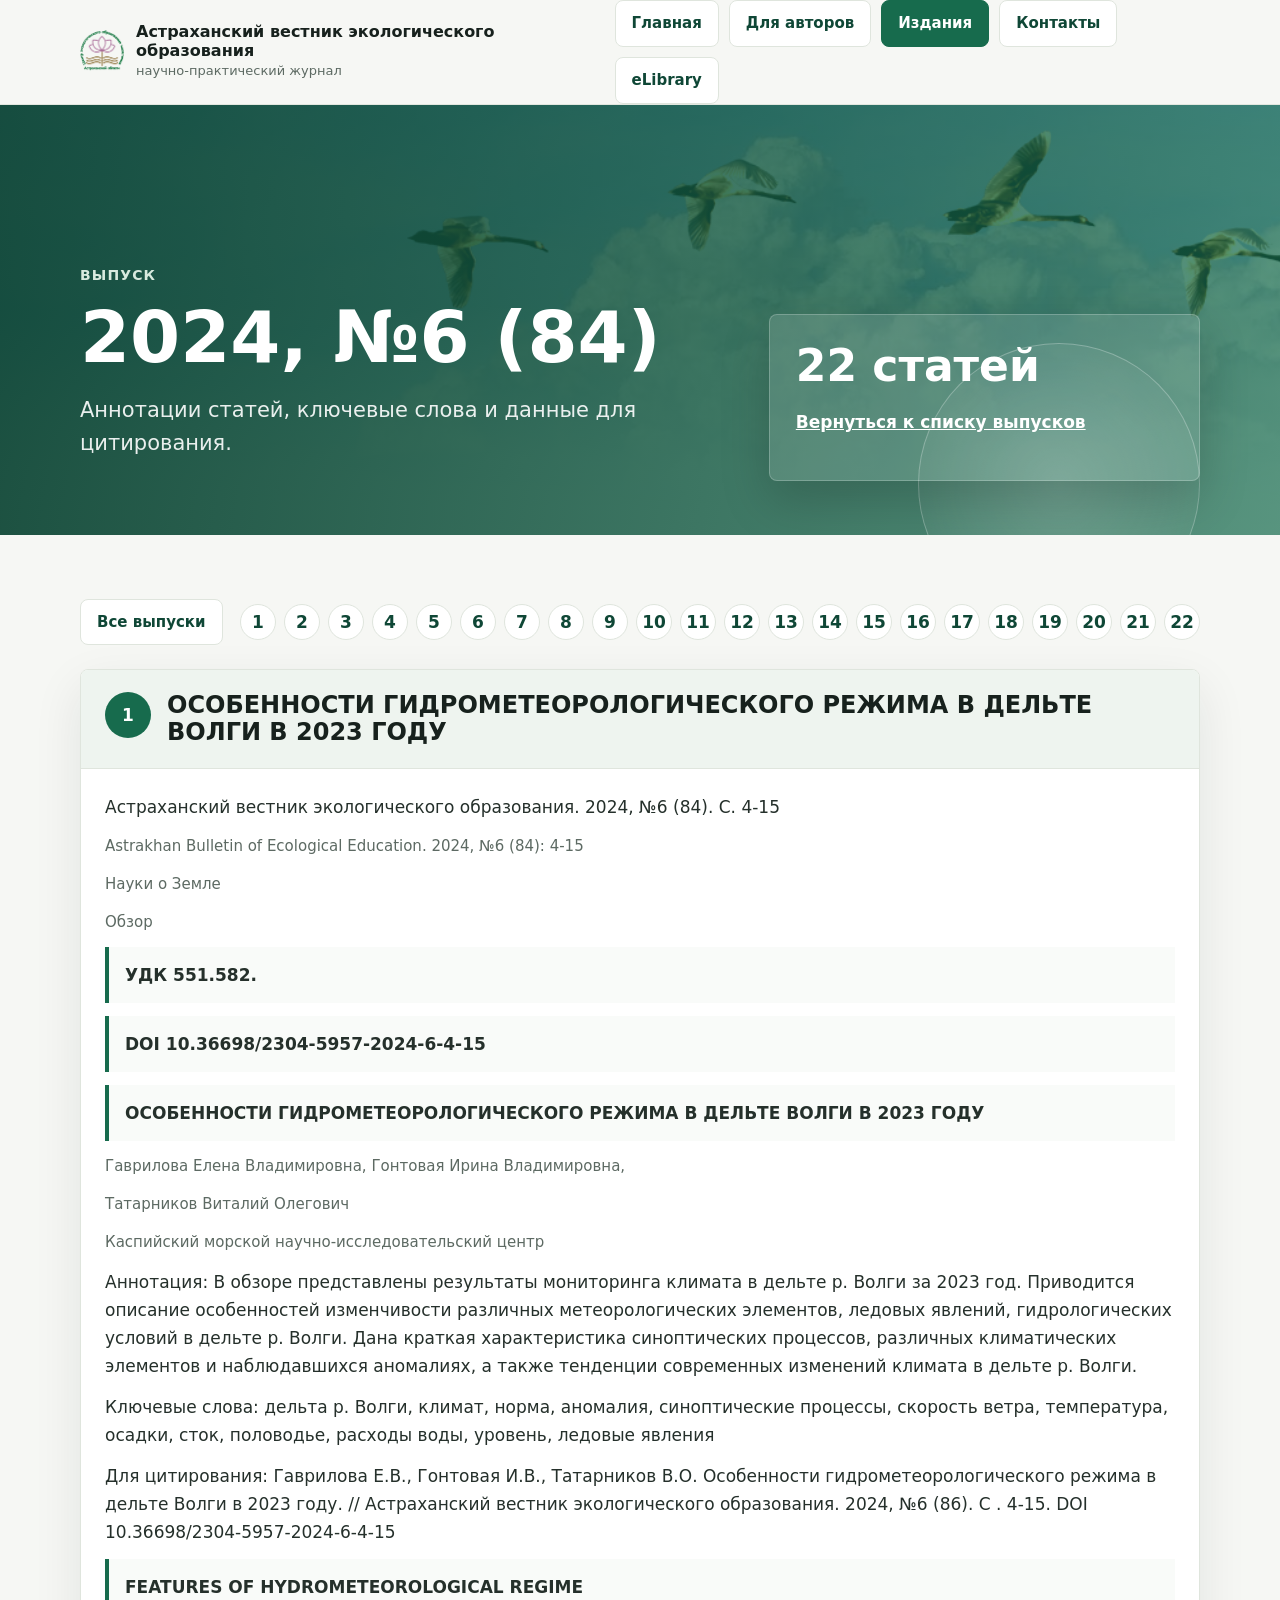
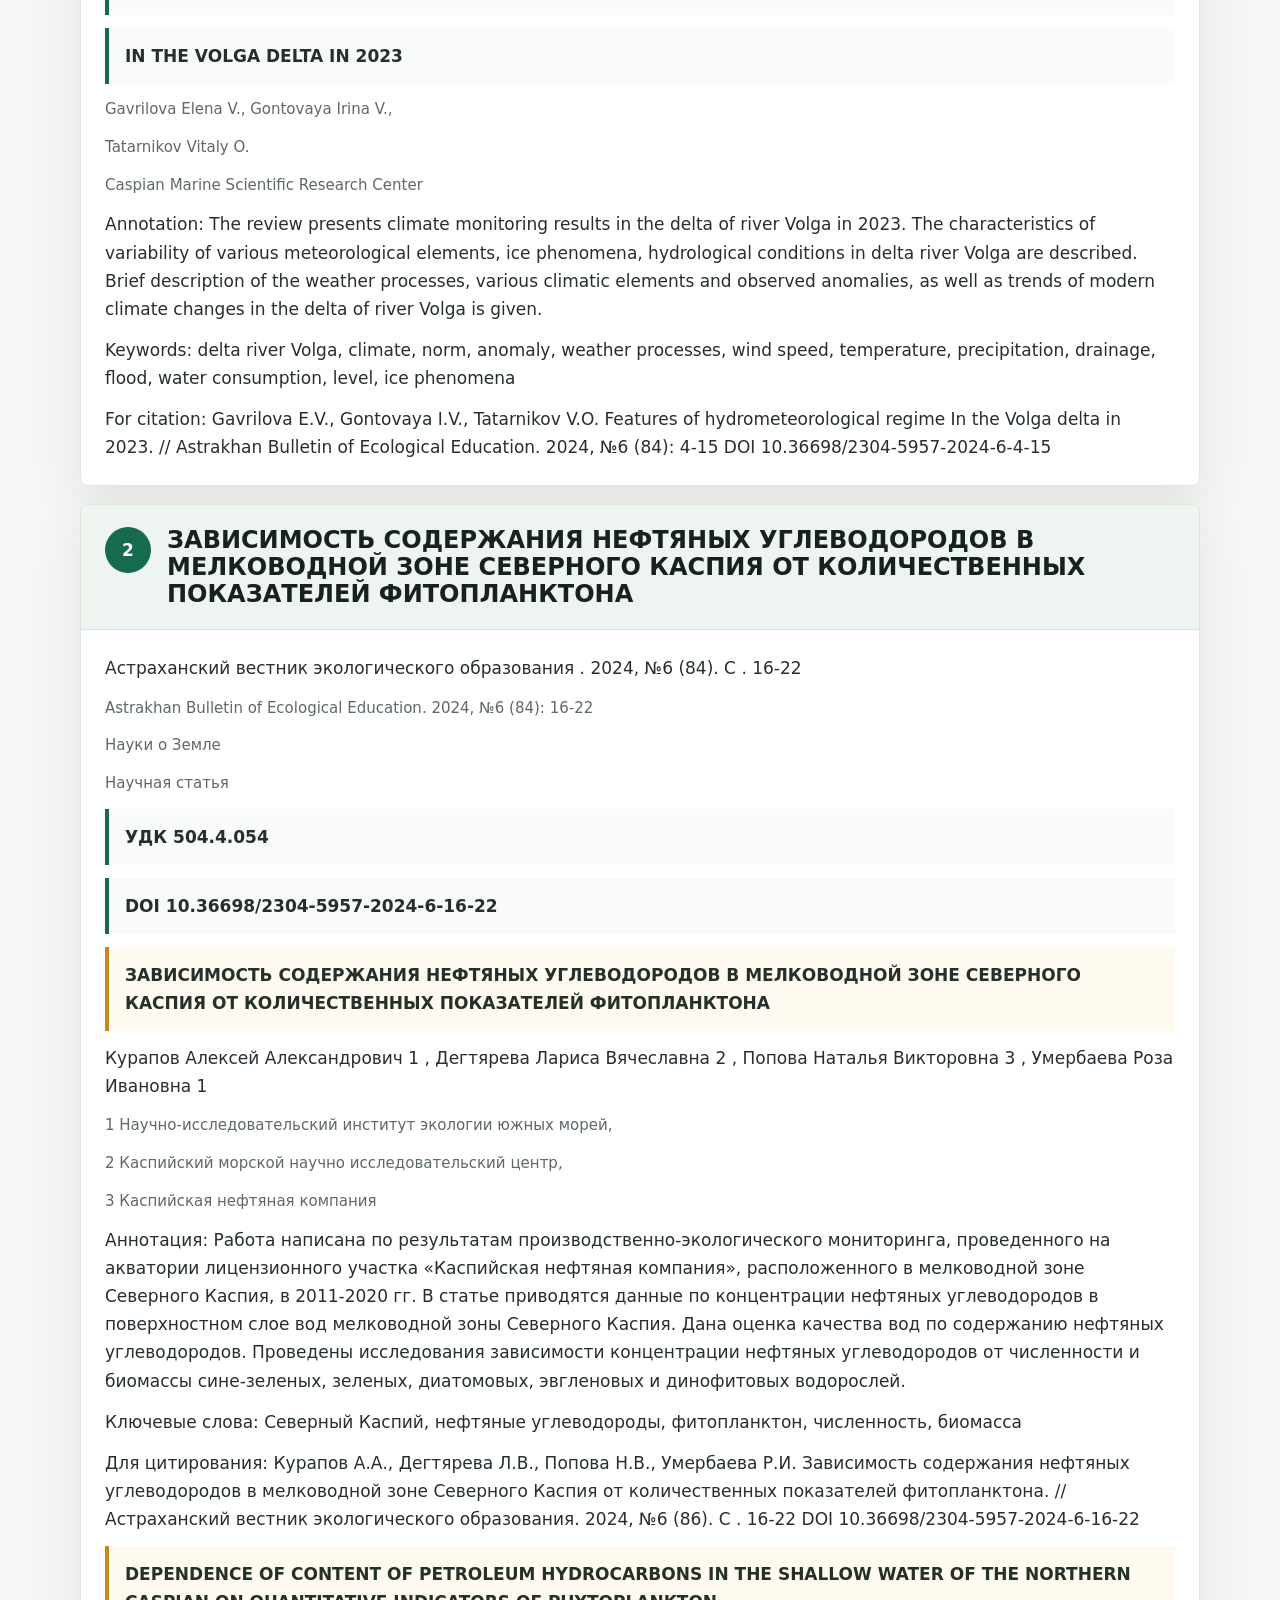
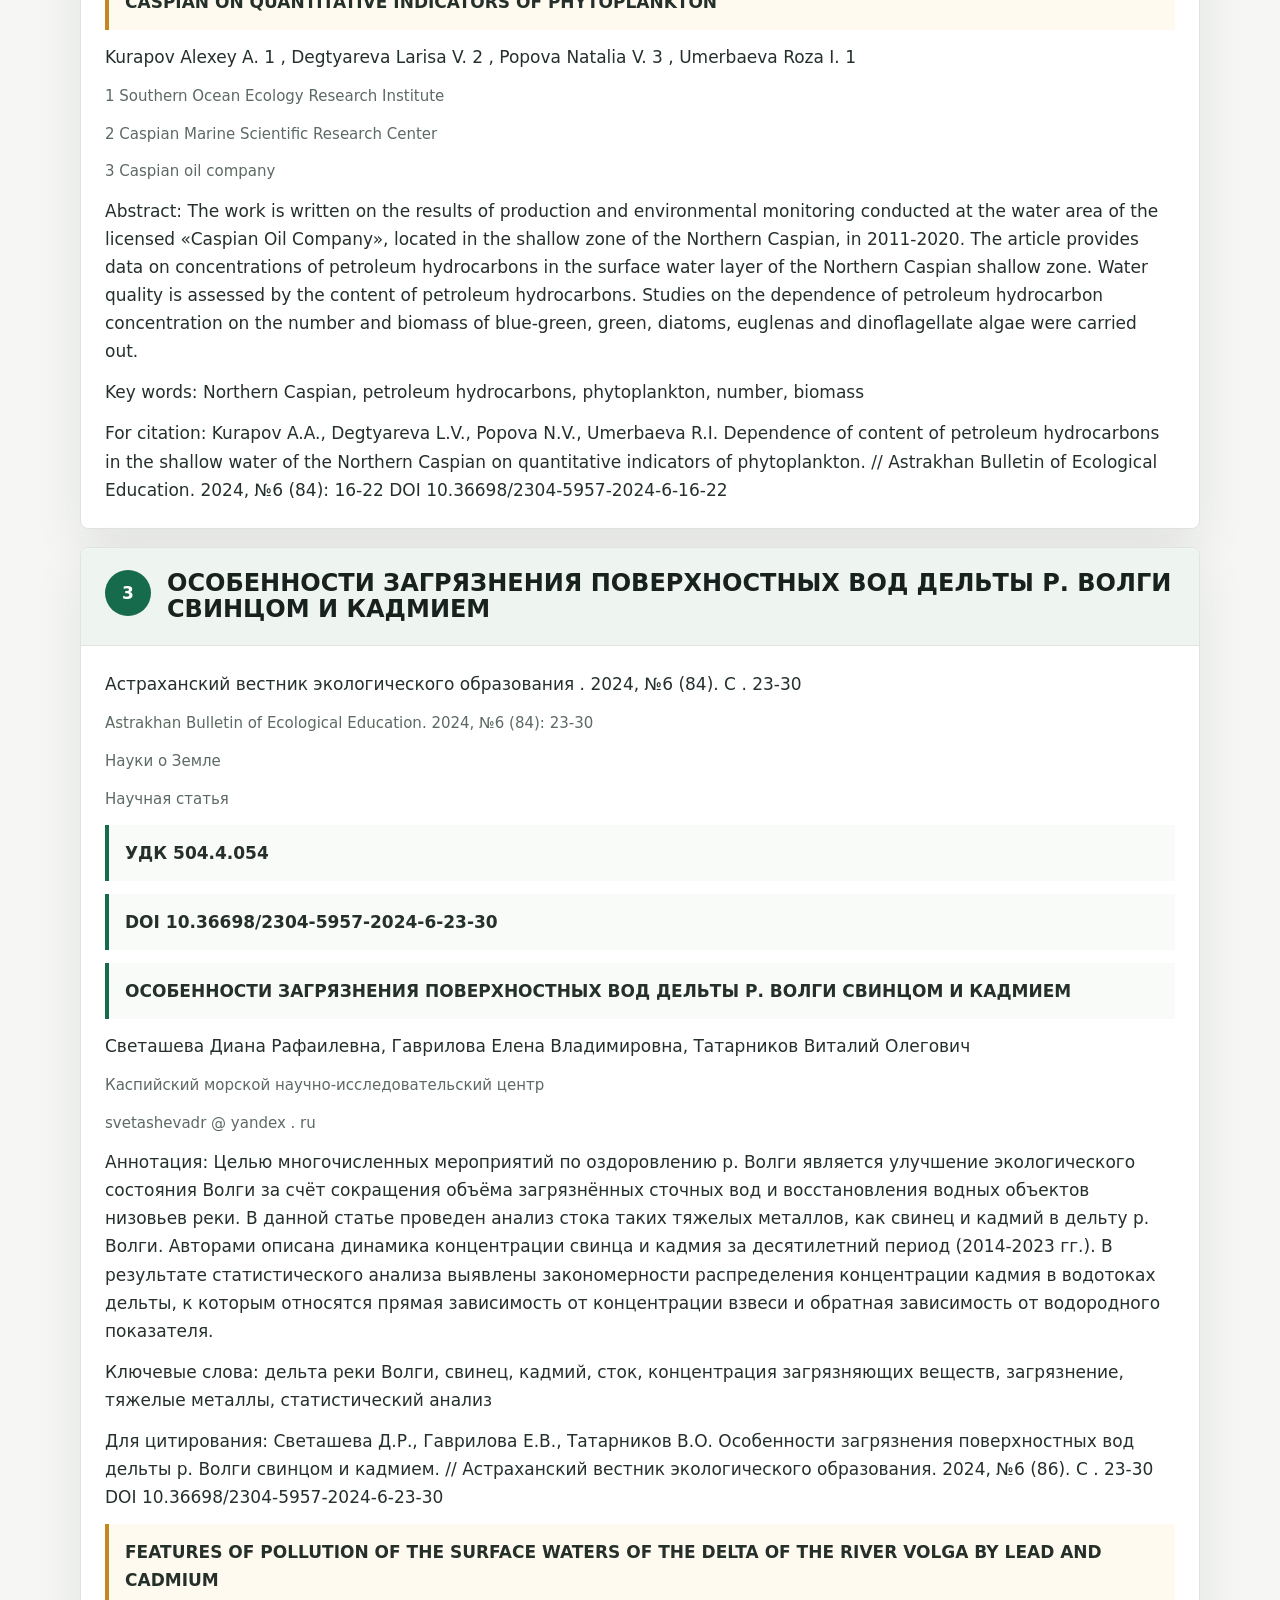
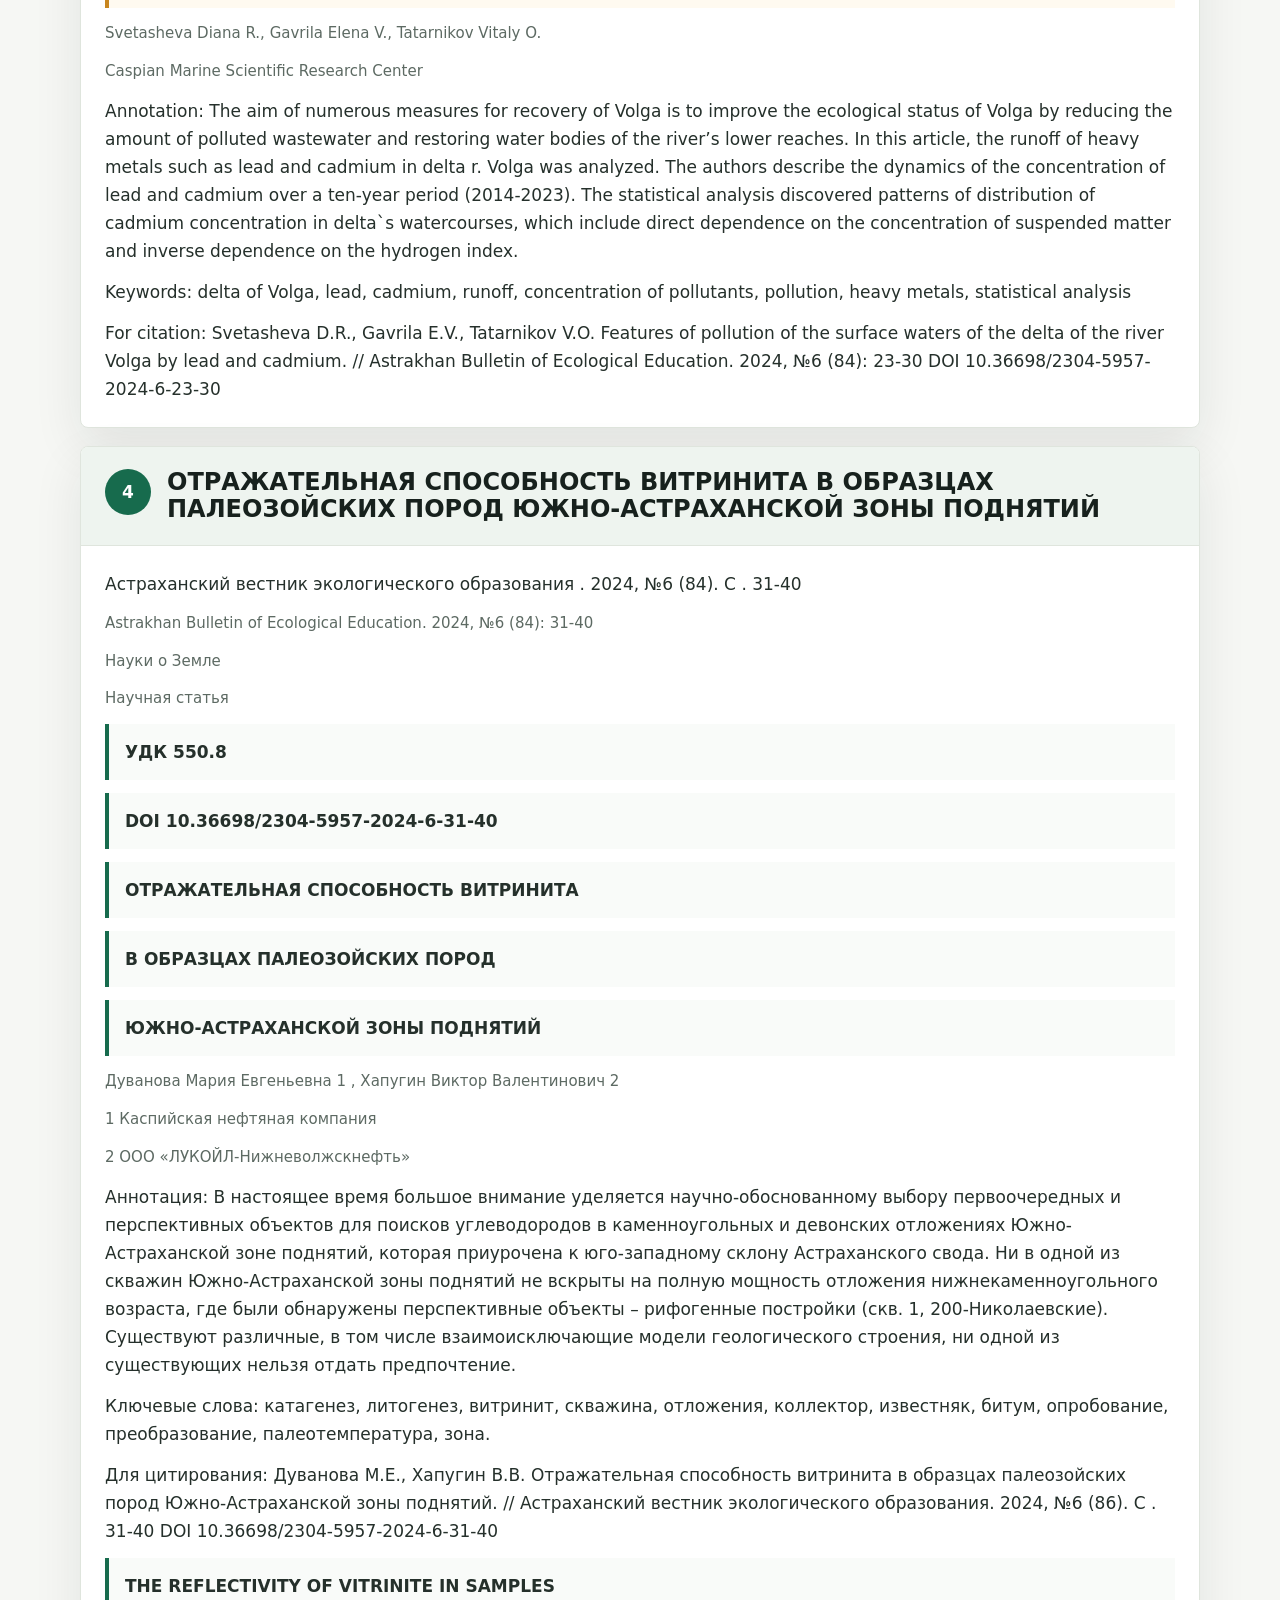
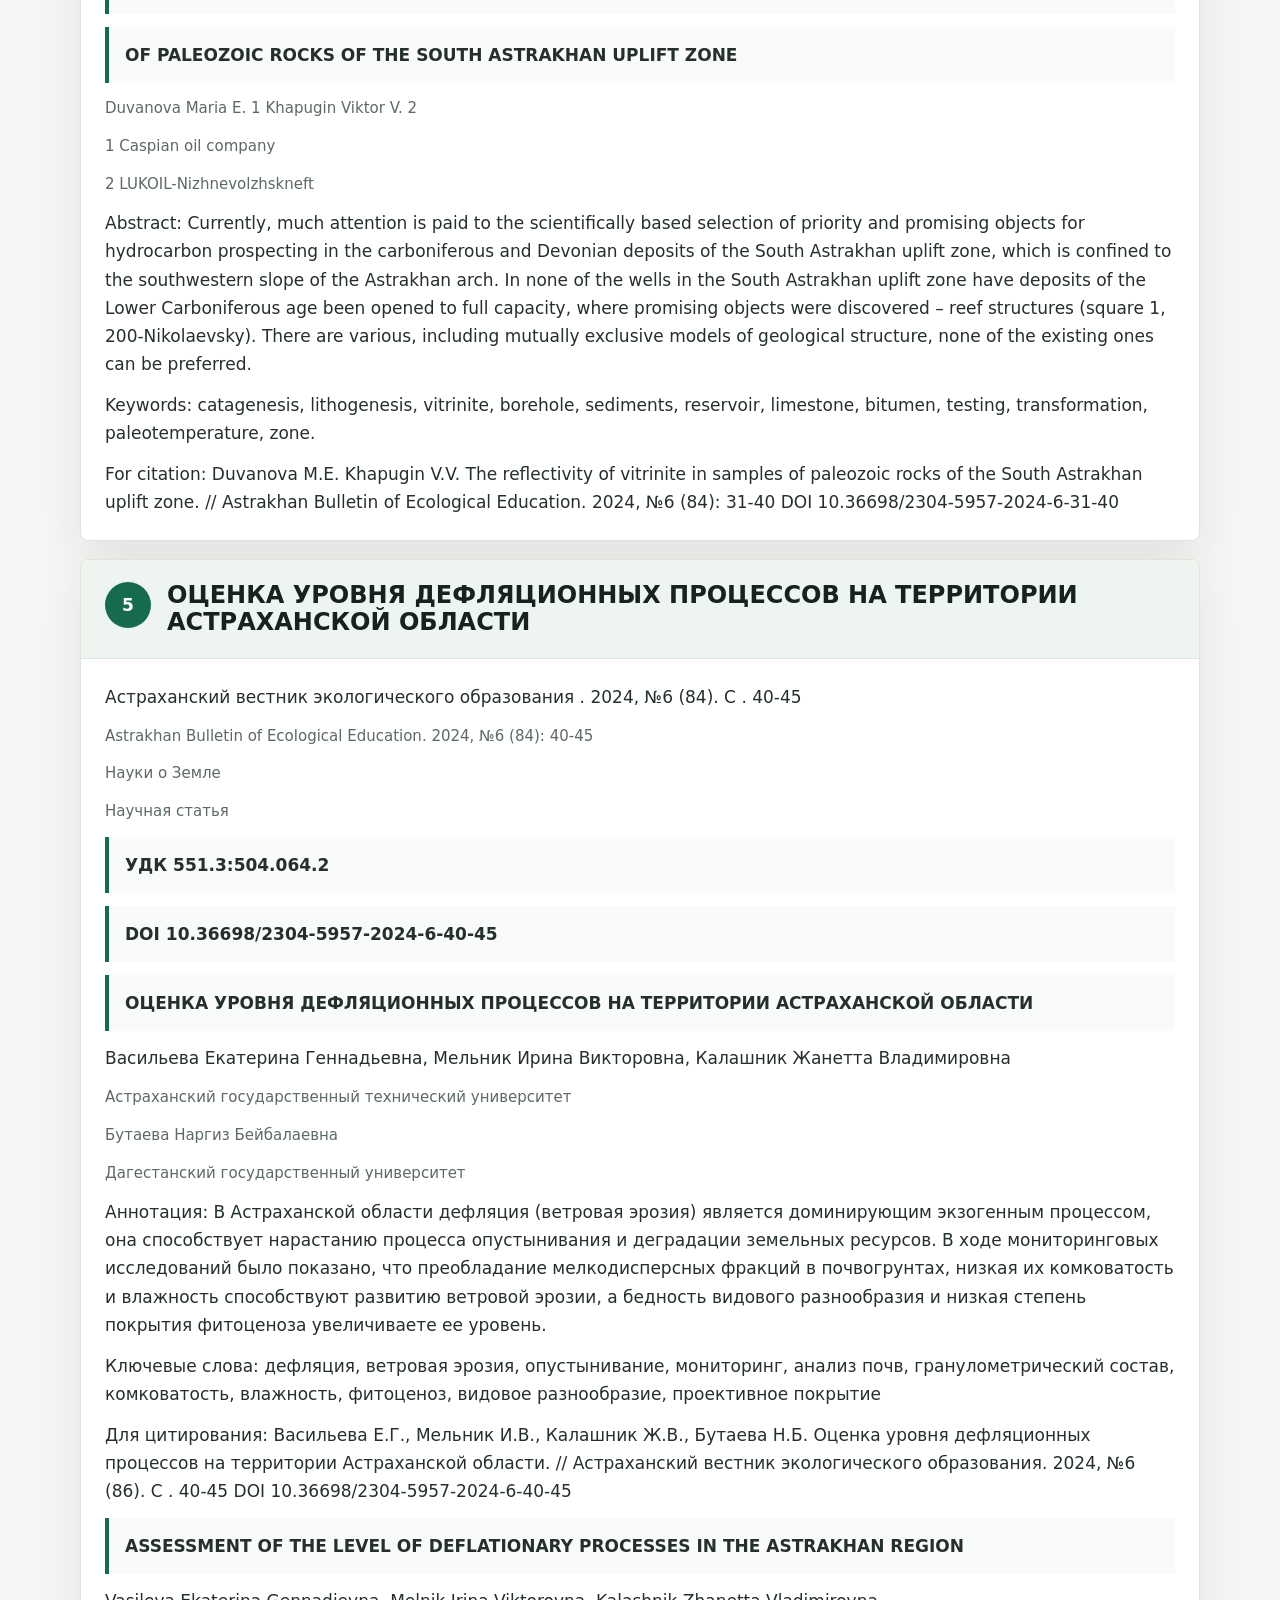
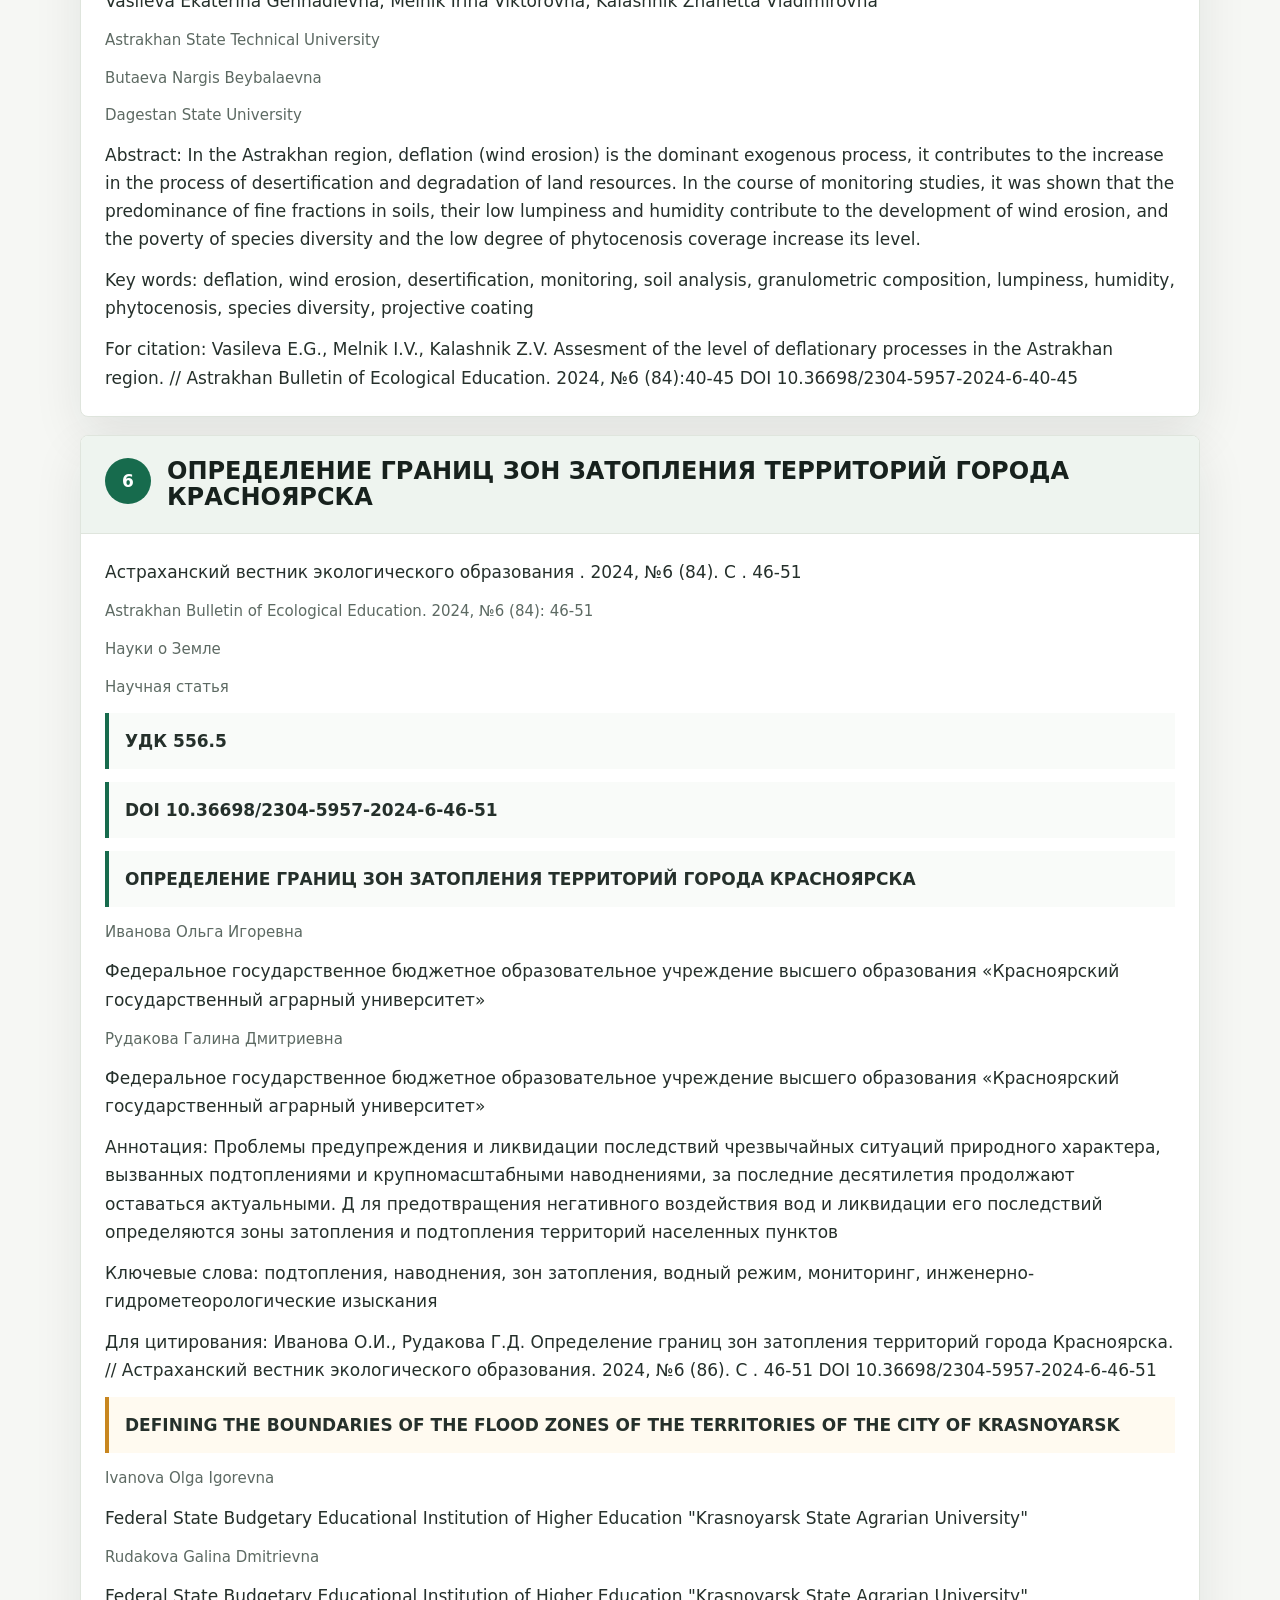
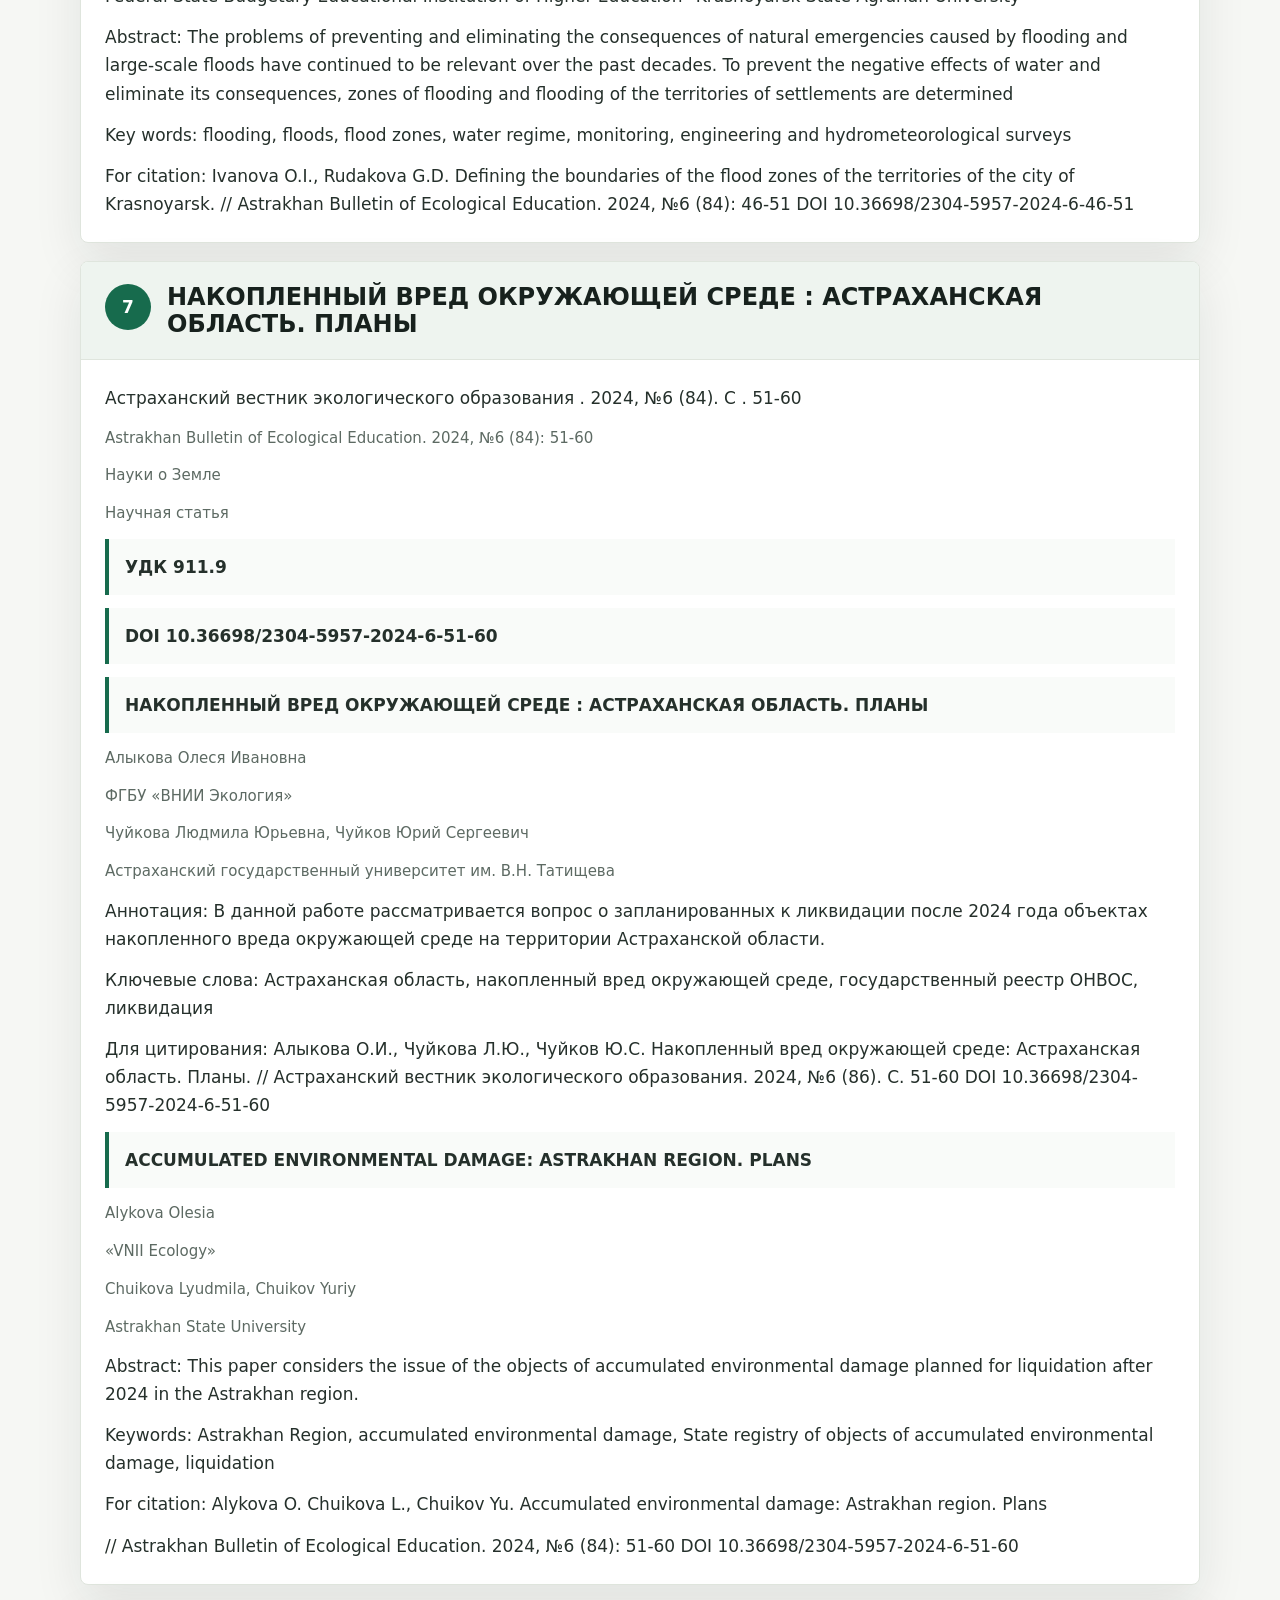
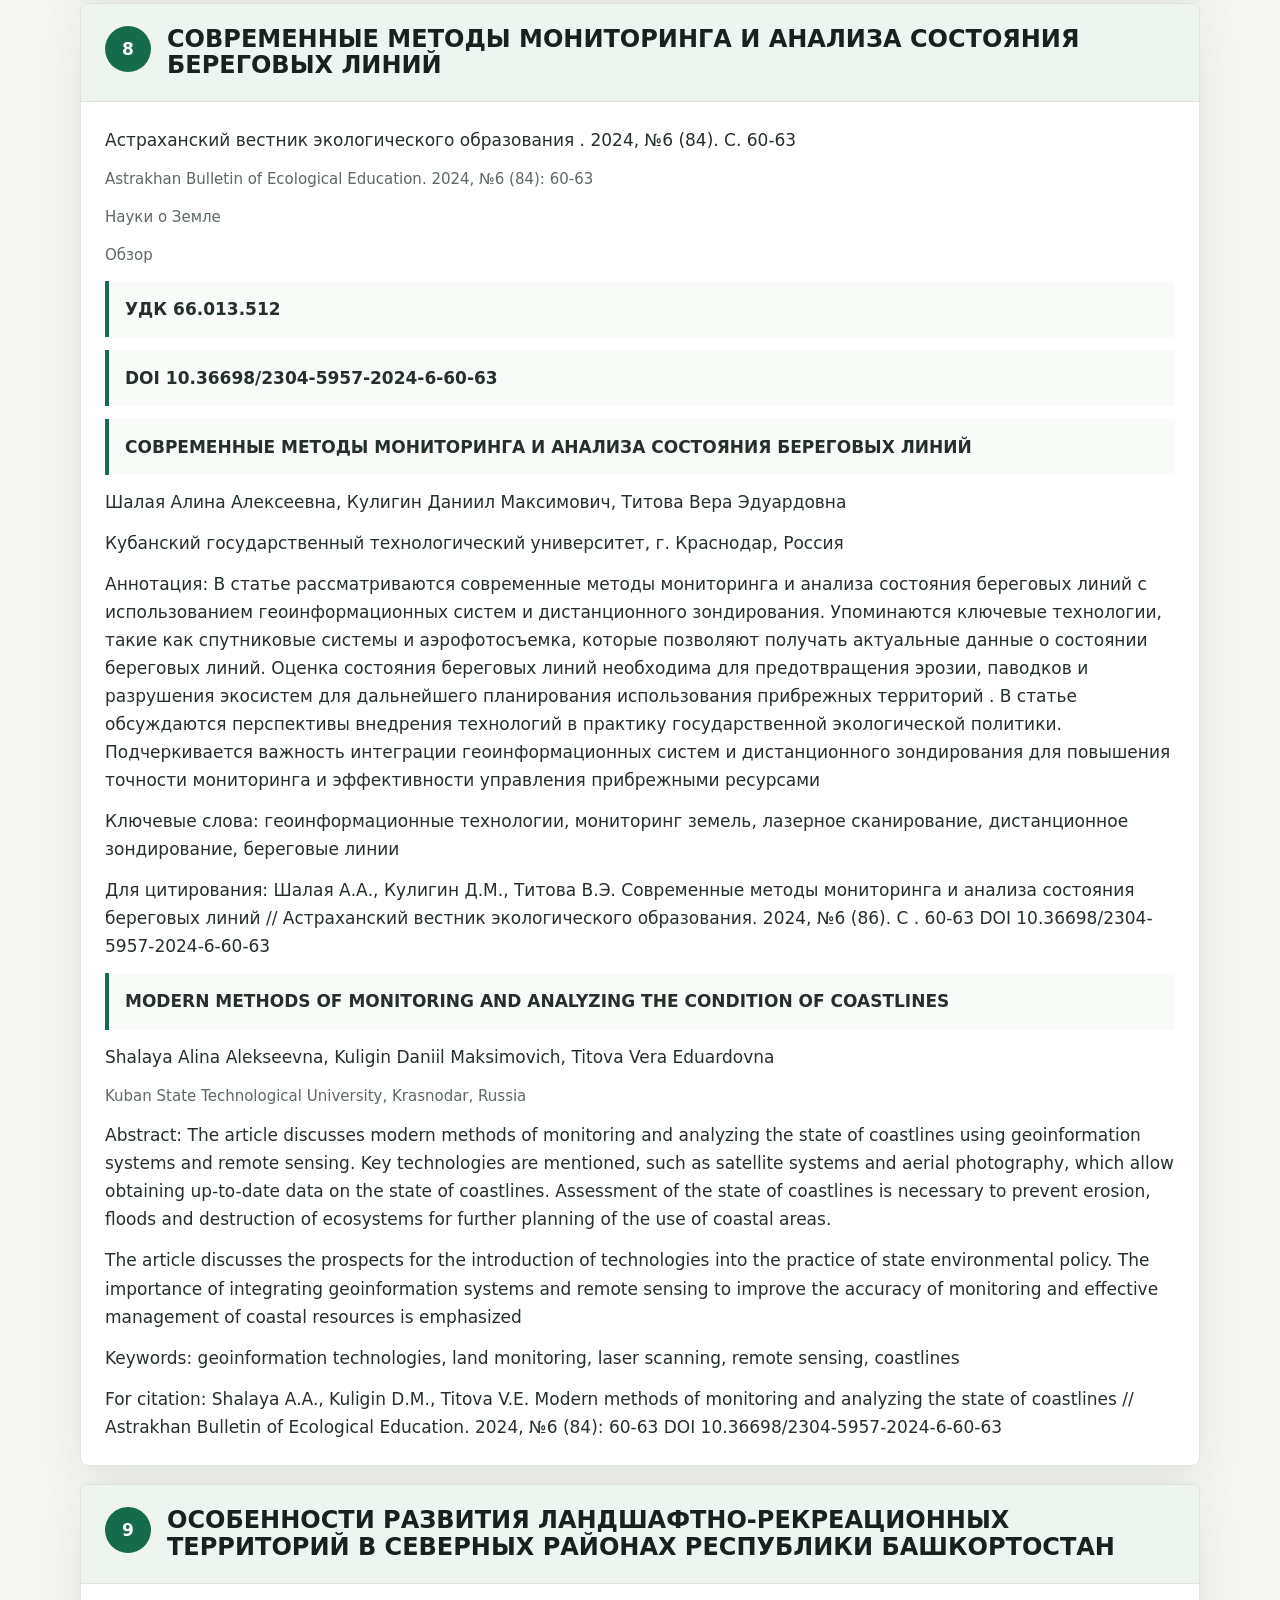
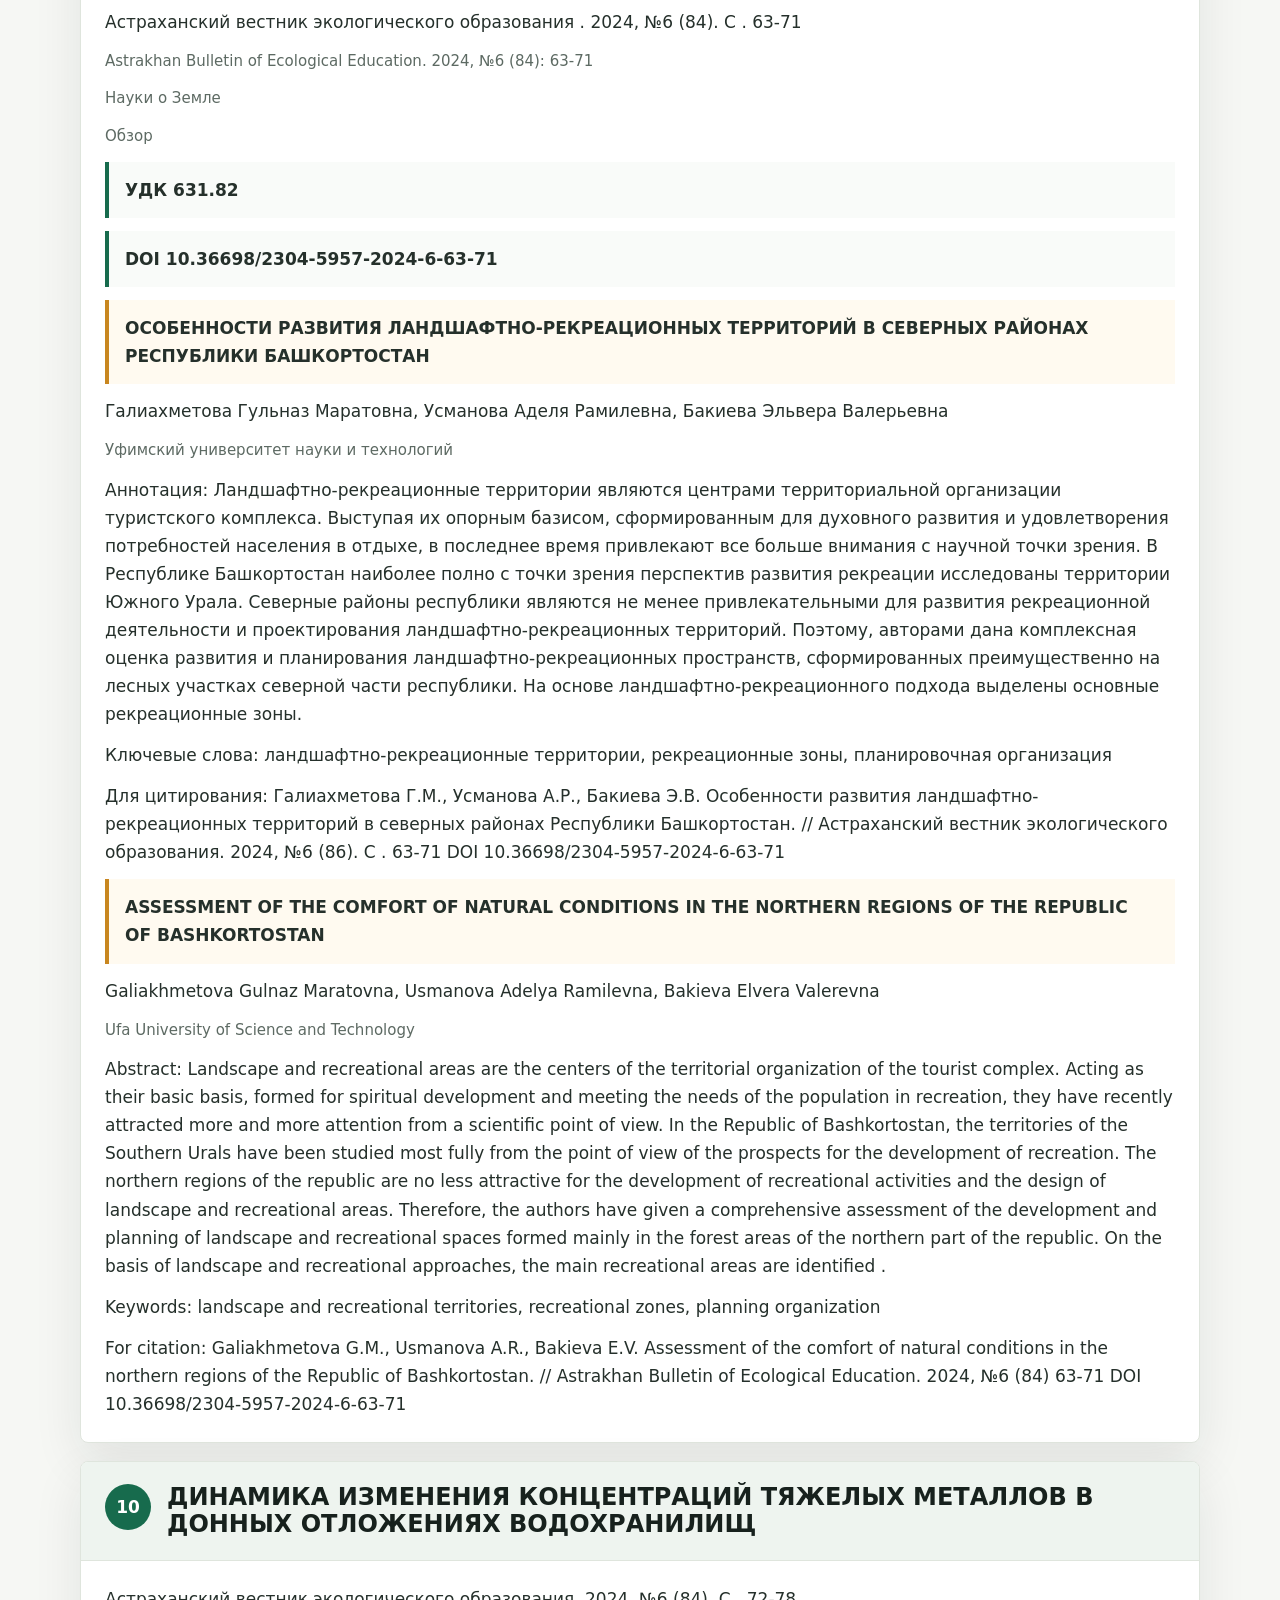
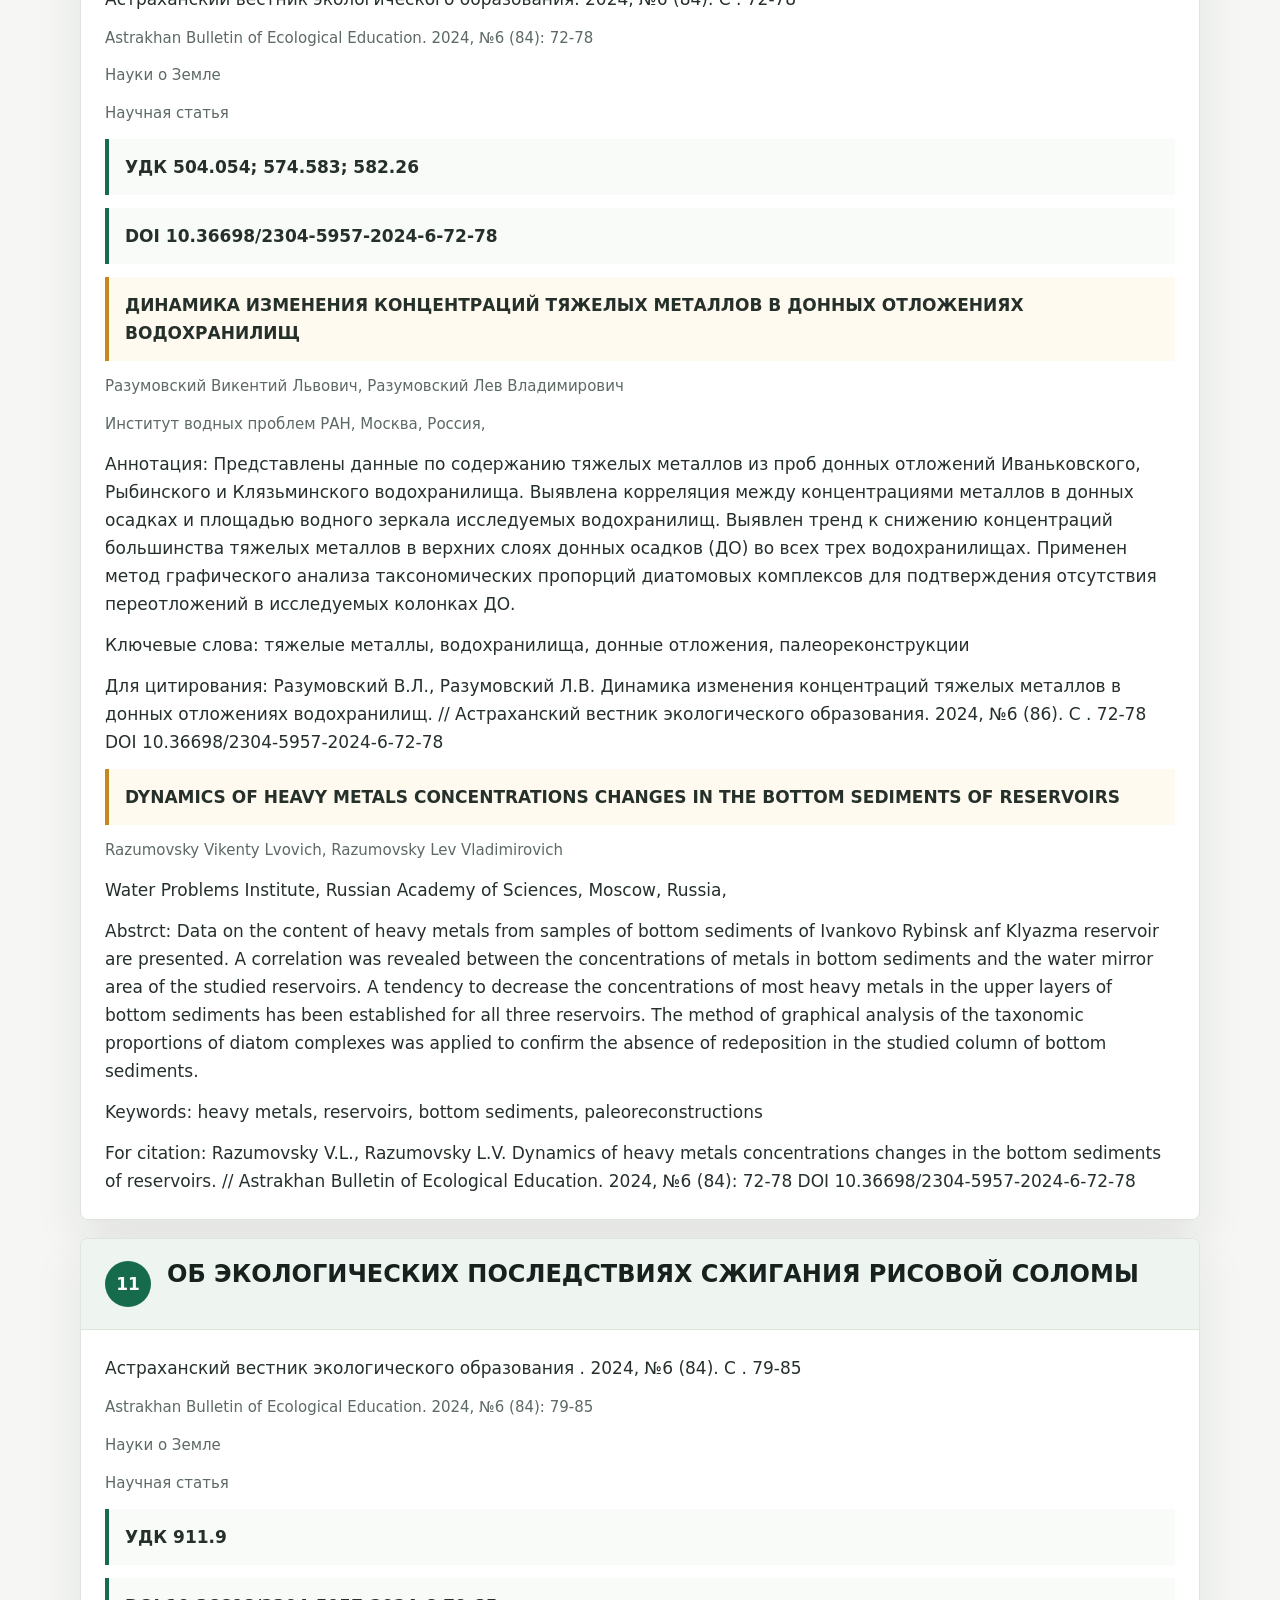
<file: issues/2024-n6-84.html>
<!doctype html>
<html lang="ru">
<head>
  <meta charset="utf-8">
  <meta name="viewport" content="width=device-width, initial-scale=1">
  <title>2024, №6 (84) | Астраханский вестник экологического образования</title>
  <meta name="description" content="Аннотации выпуска 2024, №6 (84)">
  <link rel="stylesheet" href="../css/site.css">
</head>
<body>
<header class="topbar">
  <div class="topbar__inner">
    <a class="brand" href="../index.html">
      <img src="../img/logo.png" alt="" class="brand__logo">
      <span><strong>Астраханский вестник экологического образования</strong><small>научно-практический журнал</small></span>
    </a>
    <nav class="nav" aria-label="Основная навигация">
      <a href="../index.html">Главная</a>
      <a href="../authors.html">Для авторов</a>
      <a href="../issues.html" aria-current="page">Издания</a>
      <a href="../index.html#contacts">Контакты</a>
      <a href="https://elibrary.ru/title_about.asp?id=32463" target="_blank" rel="noopener">eLibrary</a>
    </nav>
  </div>
</header>
<main>
<section class="hero"><div class="hero__inner"><div><p class="eyebrow">Выпуск</p><h1>2024, №6 (84)</h1><p class="lead">Аннотации статей, ключевые слова и данные для цитирования.</p></div><aside class="hero-card"><h2>22 статей</h2><p><a href="../issues.html">Вернуться к списку выпусков</a></p></aside></div></section>
<section class="section"><div class="issue-toolbar"><a class="button" href="../issues.html">Все выпуски</a><nav aria-label="Статьи выпуска"><a href="#article-1">1</a><a href="#article-2">2</a><a href="#article-3">3</a><a href="#article-4">4</a><a href="#article-5">5</a><a href="#article-6">6</a><a href="#article-7">7</a><a href="#article-8">8</a><a href="#article-9">9</a><a href="#article-10">10</a><a href="#article-11">11</a><a href="#article-12">12</a><a href="#article-13">13</a><a href="#article-14">14</a><a href="#article-15">15</a><a href="#article-16">16</a><a href="#article-17">17</a><a href="#article-18">18</a><a href="#article-19">19</a><a href="#article-20">20</a><a href="#article-21">21</a><a href="#article-22">22</a></nav></div><div class="article-list"><article class="article-card" id="article-1"><div class="article-card__head"><span>1</span><h2>ОСОБЕННОСТИ ГИДРОМЕТЕОРОЛОГИЧЕСКОГО РЕЖИМА В ДЕЛЬТЕ ВОЛГИ В 2023 ГОДУ</h2></div><div class="article-card__body"><p class="content-paragraph">Астраханский вестник экологического образования. 2024, №6 (84). С. 4-15</p><p class="content-paragraph content-paragraph--small">Astrakhan Bulletin of Ecological Education. 2024, №6 (84): 4-15</p><p class="content-paragraph content-paragraph--small">Науки о Земле</p><p class="content-paragraph content-paragraph--small">Обзор</p><p class="content-paragraph content-paragraph--strong">УДК 551.582.</p><p class="content-paragraph content-paragraph--strong">DOI 10.36698/2304-5957-2024-6-4-15</p><p class="content-paragraph content-paragraph--strong">ОСОБЕННОСТИ ГИДРОМЕТЕОРОЛОГИЧЕСКОГО РЕЖИМА В ДЕЛЬТЕ ВОЛГИ В 2023 ГОДУ</p><p class="content-paragraph content-paragraph--small">Гаврилова Елена Владимировна, Гонтовая Ирина Владимировна,</p><p class="content-paragraph content-paragraph--small">Татарников Виталий Олегович</p><p class="content-paragraph content-paragraph--small">Каспийский морской научно-исследовательский центр</p><p class="content-paragraph">Аннотация: В обзоре представлены результаты мониторинга климата в дельте р. Волги за 2023 год. Приводится описание особенностей изменчивости различных метеорологических элементов, ледовых явлений, гидрологических условий в дельте р. Волги. Дана краткая характеристика синоптических процессов, различных климатических элементов и наблюдавшихся аномалиях, а также тенденции современных изменений климата в дельте р. Волги.</p><p class="content-paragraph">Ключевые слова: дельта р. Волги, климат, норма, аномалия, синоптические процессы, скорость ветра, температура, осадки, сток, половодье, расходы воды, уровень, ледовые явления</p><p class="content-paragraph">Для цитирования: Гаврилова Е.В., Гонтовая И.В., Татарников В.О. Особенности гидрометеорологического режима в дельте Волги в 2023 году. // Астраханский вестник экологического образования. 2024, №6 (86). С . 4-15. DOI 10.36698/2304-5957-2024-6-4-15</p><p class="content-paragraph content-paragraph--strong">FEATURES OF HYDROMETEOROLOGICAL REGIME</p><p class="content-paragraph content-paragraph--strong">IN THE VOLGA DELTA IN 2023</p><p class="content-paragraph content-paragraph--small">Gavrilova Elena V., Gontovaya Irina V.,</p><p class="content-paragraph content-paragraph--small">Tatarnikov Vitaly O.</p><p class="content-paragraph content-paragraph--small">Caspian Marine Scientific Research Center</p><p class="content-paragraph">Annotation: The review presents climate monitoring results in the delta of river Volga in 2023. The characteristics of variability of various meteorological elements, ice phenomena, hydrological conditions in delta river Volga are described. Brief description of the weather processes, various climatic elements and observed anomalies, as well as trends of modern climate changes in the delta of river Volga is given.</p><p class="content-paragraph">Keywords: delta river Volga, climate, norm, anomaly, weather processes, wind speed, temperature, precipitation, drainage, flood, water consumption, level, ice phenomena</p><p class="content-paragraph">For citation: Gavrilova E.V., Gontovaya I.V., Tatarnikov V.O. Features of hydrometeorological regime In the Volga delta in 2023. // Astrakhan Bulletin of Ecological Education. 2024, №6 (84): 4-15 DOI 10.36698/2304-5957-2024-6-4-15</p></div></article><article class="article-card" id="article-2"><div class="article-card__head"><span>2</span><h2>ЗАВИСИМОСТЬ СОДЕРЖАНИЯ НЕФТЯНЫХ УГЛЕВОДОРОДОВ В МЕЛКОВОДНОЙ ЗОНЕ СЕВЕРНОГО КАСПИЯ ОТ КОЛИЧЕСТВЕННЫХ ПОКАЗАТЕЛЕЙ ФИТОПЛАНКТОНА</h2></div><div class="article-card__body"><p class="content-paragraph">Астраханский вестник экологического образования . 2024, №6 (84). С . 16-22</p><p class="content-paragraph content-paragraph--small">Astrakhan Bulletin of Ecological Education. 2024, №6 (84): 16-22</p><p class="content-paragraph content-paragraph--small">Науки о Земле</p><p class="content-paragraph content-paragraph--small">Научная статья</p><p class="content-paragraph content-paragraph--strong">УДК 504.4.054</p><p class="content-paragraph content-paragraph--strong">DOI 10.36698/2304-5957-2024-6-16-22</p><p class="content-paragraph content-paragraph--warning">ЗАВИСИМОСТЬ СОДЕРЖАНИЯ НЕФТЯНЫХ УГЛЕВОДОРОДОВ В МЕЛКОВОДНОЙ ЗОНЕ СЕВЕРНОГО КАСПИЯ ОТ КОЛИЧЕСТВЕННЫХ ПОКАЗАТЕЛЕЙ ФИТОПЛАНКТОНА</p><p class="content-paragraph">Курапов Алексей Александрович 1 , Дегтярева Лариса Вячеславна 2 , Попова Наталья Викторовна 3 , Умербаева Роза Ивановна 1</p><p class="content-paragraph content-paragraph--small">1 Научно-исследовательский институт экологии южных морей,</p><p class="content-paragraph content-paragraph--small">2 Каспийский морской научно исследовательский центр,</p><p class="content-paragraph content-paragraph--small">3 Каспийская нефтяная компания</p><p class="content-paragraph">Аннотация: Работа написана по результатам производственно-экологического мониторинга, проведенного на акватории лицензионного участка «Каспийская нефтяная компания», расположенного в мелководной зоне Северного Каспия, в 2011-2020 гг. В статье приводятся данные по концентрации нефтяных углеводородов в поверхностном слое вод мелководной зоны Северного Каспия. Дана оценка качества вод по содержанию нефтяных углеводородов. Проведены исследования зависимости концентрации нефтяных углеводородов от численности и биомассы сине-зеленых, зеленых, диатомовых, эвгленовых и динофитовых водорослей.</p><p class="content-paragraph">Ключевые слова: Северный Каспий, нефтяные углеводороды, фитопланктон, численность, биомасса</p><p class="content-paragraph">Для цитирования: Курапов А.А., Дегтярева Л.В., Попова Н.В., Умербаева Р.И. Зависимость содержания нефтяных углеводородов в мелководной зоне Северного Каспия от количественных показателей фитопланктона. // Астраханский вестник экологического образования. 2024, №6 (86). С . 16-22 DOI 10.36698/2304-5957-2024-6-16-22</p><p class="content-paragraph content-paragraph--warning">DEPENDENCE OF CONTENT OF PETROLEUM HYDROCARBONS IN THE SHALLOW WATER OF THE NORTHERN CASPIAN ON QUANTITATIVE INDICATORS OF PHYTOPLANKTON</p><p class="content-paragraph">Kurapov Alexey A. 1 , Degtyareva Larisa V. 2 , Popova Natalia V. 3 , Umerbaeva Roza I. 1</p><p class="content-paragraph content-paragraph--small">1 Southern Ocean Ecology Research Institute</p><p class="content-paragraph content-paragraph--small">2 Caspian Marine Scientific Research Center</p><p class="content-paragraph content-paragraph--small">3 Caspian oil company</p><p class="content-paragraph">Abstract: The work is written on the results of production and environmental monitoring conducted at the water area of the licensed «Caspian Oil Company», located in the shallow zone of the Northern Caspian, in 2011-2020. The article provides data on concentrations of petroleum hydrocarbons in the surface water layer of the Northern Caspian shallow zone. Water quality is assessed by the content of petroleum hydrocarbons. Studies on the dependence of petroleum hydrocarbon concentration on the number and biomass of blue-green, green, diatoms, euglenas and dinoflagellate algae were carried out.</p><p class="content-paragraph">Key words: Northern Caspian, petroleum hydrocarbons, phytoplankton, number, biomass</p><p class="content-paragraph">For citation: Kurapov A.A., Degtyareva L.V., Popova N.V., Umerbaeva R.I. Dependence of content of petroleum hydrocarbons in the shallow water of the Northern Caspian on quantitative indicators of phytoplankton. // Astrakhan Bulletin of Ecological Education. 2024, №6 (84): 16-22 DOI 10.36698/2304-5957-2024-6-16-22</p></div></article><article class="article-card" id="article-3"><div class="article-card__head"><span>3</span><h2>ОСОБЕННОСТИ ЗАГРЯЗНЕНИЯ ПОВЕРХНОСТНЫХ ВОД ДЕЛЬТЫ Р. ВОЛГИ СВИНЦОМ И КАДМИЕМ</h2></div><div class="article-card__body"><p class="content-paragraph">Астраханский вестник экологического образования . 2024, №6 (84). С . 23-30</p><p class="content-paragraph content-paragraph--small">Astrakhan Bulletin of Ecological Education. 2024, №6 (84): 23-30</p><p class="content-paragraph content-paragraph--small">Науки о Земле</p><p class="content-paragraph content-paragraph--small">Научная статья</p><p class="content-paragraph content-paragraph--strong">УДК 504.4.054</p><p class="content-paragraph content-paragraph--strong">DOI 10.36698/2304-5957-2024-6-23-30</p><p class="content-paragraph content-paragraph--strong">ОСОБЕННОСТИ ЗАГРЯЗНЕНИЯ ПОВЕРХНОСТНЫХ ВОД ДЕЛЬТЫ Р. ВОЛГИ СВИНЦОМ И КАДМИЕМ</p><p class="content-paragraph">Светашева Диана Рафаилевна, Гаврилова Елена Владимировна, Татарников Виталий Олегович</p><p class="content-paragraph content-paragraph--small">Каспийский морской научно-исследовательский центр</p><p class="content-paragraph content-paragraph--small">svetashevadr @ yandex . ru</p><p class="content-paragraph">Аннотация: Целью многочисленных мероприятий по оздоровлению р. Волги является улучшение экологического состояния Волги за счёт сокращения объёма загрязнённых сточных вод и восстановления водных объектов низовьев реки. В данной статье проведен анализ стока таких тяжелых металлов, как свинец и кадмий в дельту р. Волги. Авторами описана динамика концентрации свинца и кадмия за десятилетний период (2014-2023 гг.). В результате статистического анализа выявлены закономерности распределения концентрации кадмия в водотоках дельты, к которым относятся прямая зависимость от концентрации взвеси и обратная зависимость от водородного показателя.</p><p class="content-paragraph">Ключевые слова: дельта реки Волги, свинец, кадмий, сток, концентрация загрязняющих веществ, загрязнение, тяжелые металлы, статистический анализ</p><p class="content-paragraph">Для цитирования: Светашева Д.Р., Гаврилова Е.В., Татарников В.О. Особенности загрязнения поверхностных вод дельты р. Волги свинцом и кадмием. // Астраханский вестник экологического образования. 2024, №6 (86). С . 23-30 DOI 10.36698/2304-5957-2024-6-23-30</p><p class="content-paragraph content-paragraph--warning">FEATURES OF POLLUTION OF THE SURFACE WATERS OF THE DELTA OF THE RIVER VOLGA BY LEAD AND CADMIUM</p><p class="content-paragraph content-paragraph--small">Svetasheva Diana R., Gavrila Elena V., Tatarnikov Vitaly O.</p><p class="content-paragraph content-paragraph--small">Caspian Marine Scientific Research Center</p><p class="content-paragraph">Annotation: The aim of numerous measures for recovery of Volga is to improve the ecological status of Volga by reducing the amount of polluted wastewater and restoring water bodies of the river’s lower reaches. In this article, the runoff of heavy metals such as lead and cadmium in delta r. Volga was analyzed. The authors describe the dynamics of the concentration of lead and cadmium over a ten-year period (2014-2023). The statistical analysis discovered patterns of distribution of cadmium concentration in delta`s watercourses, which include direct dependence on the concentration of suspended matter and inverse dependence on the hydrogen index.</p><p class="content-paragraph">Keywords: delta of Volga, lead, cadmium, runoff, concentration of pollutants, pollution, heavy metals, statistical analysis</p><p class="content-paragraph">For citation: Svetasheva D.R., Gavrila E.V., Tatarnikov V.O. Features of pollution of the surface waters of the delta of the river Volga by lead and cadmium. // Astrakhan Bulletin of Ecological Education. 2024, №6 (84): 23-30 DOI 10.36698/2304-5957-2024-6-23-30</p></div></article><article class="article-card" id="article-4"><div class="article-card__head"><span>4</span><h2>ОТРАЖАТЕЛЬНАЯ СПОСОБНОСТЬ ВИТРИНИТА В ОБРАЗЦАХ ПАЛЕОЗОЙСКИХ ПОРОД ЮЖНО-АСТРАХАНСКОЙ ЗОНЫ ПОДНЯТИЙ</h2></div><div class="article-card__body"><p class="content-paragraph">Астраханский вестник экологического образования . 2024, №6 (84). С . 31-40</p><p class="content-paragraph content-paragraph--small">Astrakhan Bulletin of Ecological Education. 2024, №6 (84): 31-40</p><p class="content-paragraph content-paragraph--small">Науки о Земле</p><p class="content-paragraph content-paragraph--small">Научная статья</p><p class="content-paragraph content-paragraph--strong">УДК 550.8</p><p class="content-paragraph content-paragraph--strong">DOI 10.36698/2304-5957-2024-6-31-40</p><p class="content-paragraph content-paragraph--strong">ОТРАЖАТЕЛЬНАЯ СПОСОБНОСТЬ ВИТРИНИТА</p><p class="content-paragraph content-paragraph--strong">В ОБРАЗЦАХ ПАЛЕОЗОЙСКИХ ПОРОД</p><p class="content-paragraph content-paragraph--strong">ЮЖНО-АСТРАХАНСКОЙ ЗОНЫ ПОДНЯТИЙ</p><p class="content-paragraph content-paragraph--small">Дуванова Мария Евгеньевна 1 , Хапугин Виктор Валентинович 2</p><p class="content-paragraph content-paragraph--small">1 Каспийская нефтяная компания</p><p class="content-paragraph content-paragraph--small">2 ООО «ЛУКОЙЛ-Нижневолжскнефть»</p><p class="content-paragraph">Аннотация: В настоящее время большое внимание уделяется научно-обоснованному выбору первоочередных и перспективных объектов для поисков углеводородов в каменноугольных и девонских отложениях Южно-Астраханской зоне поднятий, которая приурочена к юго-западному склону Астраханского свода. Ни в одной из скважин Южно-Астраханской зоны поднятий не вскрыты на полную мощность отложения нижнекаменноугольного возраста, где были обнаружены перспективные объекты – рифогенные постройки (скв. 1, 200-Николаевские). Существуют различные, в том числе взаимоисключающие модели геологического строения, ни одной из существующих нельзя отдать предпочтение.</p><p class="content-paragraph">Ключевые слова: катагенез, литогенез, витринит, скважина, отложения, коллектор, известняк, битум, опробование, преобразование, палеотемпература, зона.</p><p class="content-paragraph">Для цитирования: Дуванова М.Е., Хапугин В.В. Отражательная способность витринита в образцах палеозойских пород Южно-Астраханской зоны поднятий. // Астраханский вестник экологического образования. 2024, №6 (86). С . 31-40 DOI 10.36698/2304-5957-2024-6-31-40</p><p class="content-paragraph content-paragraph--strong">THE REFLECTIVITY OF VITRINITE IN SAMPLES</p><p class="content-paragraph content-paragraph--strong">OF PALEOZOIC ROCKS OF THE SOUTH ASTRAKHAN UPLIFT ZONE</p><p class="content-paragraph content-paragraph--small">Duvanova Maria E. 1 Khapugin Viktor V. 2</p><p class="content-paragraph content-paragraph--small">1 Caspian oil company</p><p class="content-paragraph content-paragraph--small">2 LUKOIL-Nizhnevolzhskneft</p><p class="content-paragraph">Abstract: Currently, much attention is paid to the scientifically based selection of priority and promising objects for hydrocarbon prospecting in the carboniferous and Devonian deposits of the South Astrakhan uplift zone, which is confined to the southwestern slope of the Astrakhan arch. In none of the wells in the South Astrakhan uplift zone have deposits of the Lower Carboniferous age been opened to full capacity, where promising objects were discovered – reef structures (square 1, 200-Nikolaevsky). There are various, including mutually exclusive models of geological structure, none of the existing ones can be preferred.</p><p class="content-paragraph">Keywords: catagenesis, lithogenesis, vitrinite, borehole, sediments, reservoir, limestone, bitumen, testing, transformation, paleotemperature, zone.</p><p class="content-paragraph">For citation: Duvanova M.E. Khapugin V.V. The reflectivity of vitrinite in samples of paleozoic rocks of the South Astrakhan uplift zone. // Astrakhan Bulletin of Ecological Education. 2024, №6 (84): 31-40 DOI 10.36698/2304-5957-2024-6-31-40</p></div></article><article class="article-card" id="article-5"><div class="article-card__head"><span>5</span><h2>ОЦЕНКА УРОВНЯ ДЕФЛЯЦИОННЫХ ПРОЦЕССОВ НА ТЕРРИТОРИИ АСТРАХАНСКОЙ ОБЛАСТИ</h2></div><div class="article-card__body"><p class="content-paragraph">Астраханский вестник экологического образования . 2024, №6 (84). С . 40-45</p><p class="content-paragraph content-paragraph--small">Astrakhan Bulletin of Ecological Education. 2024, №6 (84): 40-45</p><p class="content-paragraph content-paragraph--small">Науки о Земле</p><p class="content-paragraph content-paragraph--small">Научная статья</p><p class="content-paragraph content-paragraph--strong">УДК 551.3:504.064.2</p><p class="content-paragraph content-paragraph--strong">DOI 10.36698/2304-5957-2024-6-40-45</p><p class="content-paragraph content-paragraph--strong">ОЦЕНКА УРОВНЯ ДЕФЛЯЦИОННЫХ ПРОЦЕССОВ НА ТЕРРИТОРИИ АСТРАХАНСКОЙ ОБЛАСТИ</p><p class="content-paragraph">Васильева Екатерина Геннадьевна, Мельник Ирина Викторовна, Калашник Жанетта Владимировна</p><p class="content-paragraph content-paragraph--small">Астраханский государственный технический университет</p><p class="content-paragraph content-paragraph--small">Бутаева Наргиз Бейбалаевна</p><p class="content-paragraph content-paragraph--small">Дагестанский государственный университет</p><p class="content-paragraph">Аннотация: В Астраханской области дефляция (ветровая эрозия) является доминирующим экзогенным процессом, она способствует нарастанию процесса опустынивания и деградации земельных ресурсов. В ходе мониторинговых исследований было показано, что преобладание мелкодисперсных фракций в почвогрунтах, низкая их комковатость и влажность способствуют развитию ветровой эрозии, а бедность видового разнообразия и низкая степень покрытия фитоценоза увеличиваете ее уровень.</p><p class="content-paragraph">Ключевые слова: дефляция, ветровая эрозия, опустынивание, мониторинг, анализ почв, гранулометрический состав, комковатость, влажность, фитоценоз, видовое разнообразие, проективное покрытие</p><p class="content-paragraph">Для цитирования: Васильева Е.Г., Мельник И.В., Калашник Ж.В., Бутаева Н.Б. Оценка уровня дефляционных процессов на территории Астраханской области. // Астраханский вестник экологического образования. 2024, №6 (86). С . 40-45 DOI 10.36698/2304-5957-2024-6-40-45</p><p class="content-paragraph content-paragraph--strong">ASSESSMENT OF THE LEVEL OF DEFLATIONARY PROCESSES IN THE ASTRAKHAN REGION</p><p class="content-paragraph">Vasileva Ekaterina Gennadievna, Melnik Irina Viktorovna, Kalashnik Zhanetta Vladimirovna</p><p class="content-paragraph content-paragraph--small">Astrakhan State Technical University</p><p class="content-paragraph content-paragraph--small">Butaeva Nargis Beybalaevna</p><p class="content-paragraph content-paragraph--small">Dagestan State University</p><p class="content-paragraph">Abstract: In the Astrakhan region, deflation (wind erosion) is the dominant exogenous process, it contributes to the increase in the process of desertification and degradation of land resources. In the course of monitoring studies, it was shown that the predominance of fine fractions in soils, their low lumpiness and humidity contribute to the development of wind erosion, and the poverty of species diversity and the low degree of phytocenosis coverage increase its level.</p><p class="content-paragraph">Key words: deflation, wind erosion, desertification, monitoring, soil analysis, granulometric composition, lumpiness, humidity, phytocenosis, species diversity, projective coating</p><p class="content-paragraph">For citation: Vasileva E.G., Melnik I.V., Kalashnik Z.V. Assesment of the level of deflationary processes in the Astrakhan region. // Astrakhan Bulletin of Ecological Education. 2024, №6 (84):40-45 DOI 10.36698/2304-5957-2024-6-40-45</p></div></article><article class="article-card" id="article-6"><div class="article-card__head"><span>6</span><h2>ОПРЕДЕЛЕНИЕ ГРАНИЦ ЗОН ЗАТОПЛЕНИЯ ТЕРРИТОРИЙ ГОРОДА КРАСНОЯРСКА</h2></div><div class="article-card__body"><p class="content-paragraph">Астраханский вестник экологического образования . 2024, №6 (84). С . 46-51</p><p class="content-paragraph content-paragraph--small">Astrakhan Bulletin of Ecological Education. 2024, №6 (84): 46-51</p><p class="content-paragraph content-paragraph--small">Науки о Земле</p><p class="content-paragraph content-paragraph--small">Научная статья</p><p class="content-paragraph content-paragraph--strong">УДК 556.5</p><p class="content-paragraph content-paragraph--strong">DOI 10.36698/2304-5957-2024-6-46-51</p><p class="content-paragraph content-paragraph--strong">ОПРЕДЕЛЕНИЕ ГРАНИЦ ЗОН ЗАТОПЛЕНИЯ ТЕРРИТОРИЙ ГОРОДА КРАСНОЯРСКА</p><p class="content-paragraph content-paragraph--small">Иванова Ольга Игоревна</p><p class="content-paragraph">Федеральное государственное бюджетное образовательное учреждение высшего образования «Красноярский государственный аграрный университет»</p><p class="content-paragraph content-paragraph--small">Рудакова Галина Дмитриевна</p><p class="content-paragraph">Федеральное государственное бюджетное образовательное учреждение высшего образования «Красноярский государственный аграрный университет»</p><p class="content-paragraph">Аннотация: Проблемы предупреждения и ликвидации последствий чрезвычайных ситуаций природного характера, вызванных подтоплениями и крупномасштабными наводнениями, за последние десятилетия продолжают оставаться актуальными. Д ля предотвращения негативного воздействия вод и ликвидации его последствий определяются зоны затопления и подтопления территорий населенных пунктов</p><p class="content-paragraph">Ключевые слова: подтопления, наводнения, зон затопления, водный режим, мониторинг, инженерно-гидрометеорологические изыскания</p><p class="content-paragraph">Для цитирования: Иванова О.И., Рудакова Г.Д. Определение границ зон затопления территорий города Красноярска. // Астраханский вестник экологического образования. 2024, №6 (86). С . 46-51 DOI 10.36698/2304-5957-2024-6-46-51</p><p class="content-paragraph content-paragraph--warning">DEFINING THE BOUNDARIES OF THE FLOOD ZONES OF THE TERRITORIES OF THE CITY OF KRASNOYARSK</p><p class="content-paragraph content-paragraph--small">Ivanova Olga Igorevna</p><p class="content-paragraph">Federal State Budgetary Educational Institution of Higher Education &quot;Krasnoyarsk State Agrarian University&quot;</p><p class="content-paragraph content-paragraph--small">Rudakova Galina Dmitrievna</p><p class="content-paragraph">Federal State Budgetary Educational Institution of Higher Education &quot;Krasnoyarsk State Agrarian University&quot;</p><p class="content-paragraph">Abstract: The problems of preventing and eliminating the consequences of natural emergencies caused by flooding and large-scale floods have continued to be relevant over the past decades. To prevent the negative effects of water and eliminate its consequences, zones of flooding and flooding of the territories of settlements are determined</p><p class="content-paragraph">Key words: flooding, floods, flood zones, water regime, monitoring, engineering and hydrometeorological surveys</p><p class="content-paragraph">For citation: Ivanova O.I., Rudakova G.D. Defining the boundaries of the flood zones of the territories of the city of Krasnoyarsk. // Astrakhan Bulletin of Ecological Education. 2024, №6 (84): 46-51 DOI 10.36698/2304-5957-2024-6-46-51</p></div></article><article class="article-card" id="article-7"><div class="article-card__head"><span>7</span><h2>НАКОПЛЕННЫЙ ВРЕД ОКРУЖАЮЩЕЙ СРЕДЕ : АСТРАХАНСКАЯ ОБЛАСТЬ. ПЛАНЫ</h2></div><div class="article-card__body"><p class="content-paragraph">Астраханский вестник экологического образования . 2024, №6 (84). С . 51-60</p><p class="content-paragraph content-paragraph--small">Astrakhan Bulletin of Ecological Education. 2024, №6 (84): 51-60</p><p class="content-paragraph content-paragraph--small">Науки о Земле</p><p class="content-paragraph content-paragraph--small">Научная статья</p><p class="content-paragraph content-paragraph--strong">УДК 911.9</p><p class="content-paragraph content-paragraph--strong">DOI 10.36698/2304-5957-2024-6-51-60</p><p class="content-paragraph content-paragraph--strong">НАКОПЛЕННЫЙ ВРЕД ОКРУЖАЮЩЕЙ СРЕДЕ : АСТРАХАНСКАЯ ОБЛАСТЬ. ПЛАНЫ</p><p class="content-paragraph content-paragraph--small">Алыкова Олеся Ивановна</p><p class="content-paragraph content-paragraph--small">ФГБУ «ВНИИ Экология»</p><p class="content-paragraph content-paragraph--small">Чуйкова Людмила Юрьевна, Чуйков Юрий Сергеевич</p><p class="content-paragraph content-paragraph--small">Астраханский государственный университет им. В.Н. Татищева</p><p class="content-paragraph">Аннотация: В данной работе рассматривается вопрос о запланированных к ликвидации после 2024 года объектах накопленного вреда окружающей среде на территории Астраханской области.</p><p class="content-paragraph">Ключевые слова: Астраханская область, накопленный вред окружающей среде, государственный реестр ОНВОС, ликвидация</p><p class="content-paragraph">Для цитирования: Алыкова О.И., Чуйкова Л.Ю., Чуйков Ю.С. Накопленный вред окружающей среде: Астраханская область. Планы. // Астраханский вестник экологического образования. 2024, №6 (86). С. 51-60 DOI 10.36698/2304-5957-2024-6-51-60</p><p class="content-paragraph content-paragraph--strong">ACCUMULATED ENVIRONMENTAL DAMAGE: ASTRAKHAN REGION. PLANS</p><p class="content-paragraph content-paragraph--small">Alykova Olesia</p><p class="content-paragraph content-paragraph--small">«VNII Ecology»</p><p class="content-paragraph content-paragraph--small">Chuikova Lyudmila, Chuikov Yuriy</p><p class="content-paragraph content-paragraph--small">Astrakhan State University</p><p class="content-paragraph">Abstract: This paper considers the issue of the objects of accumulated environmental damage planned for liquidation after 2024 in the Astrakhan region.</p><p class="content-paragraph">Keywords: Astrakhan Region, accumulated environmental damage, State registry of objects of accumulated environmental damage, liquidation</p><p class="content-paragraph">For citation: Alykova O. Chuikova L., Chuikov Yu. Accumulated environmental damage: Astrakhan region. Plans</p><p class="content-paragraph">// Astrakhan Bulletin of Ecological Education. 2024, №6 (84): 51-60 DOI 10.36698/2304-5957-2024-6-51-60</p></div></article><article class="article-card" id="article-8"><div class="article-card__head"><span>8</span><h2>СОВРЕМЕННЫЕ МЕТОДЫ МОНИТОРИНГА И АНАЛИЗА СОСТОЯНИЯ БЕРЕГОВЫХ ЛИНИЙ</h2></div><div class="article-card__body"><p class="content-paragraph">Астраханский вестник экологического образования . 2024, №6 (84). С. 60-63</p><p class="content-paragraph content-paragraph--small">Astrakhan Bulletin of Ecological Education. 2024, №6 (84): 60-63</p><p class="content-paragraph content-paragraph--small">Науки о Земле</p><p class="content-paragraph content-paragraph--small">Обзор</p><p class="content-paragraph content-paragraph--strong">УДК 66.013.512</p><p class="content-paragraph content-paragraph--strong">DOI 10.36698/2304-5957-2024-6-60-63</p><p class="content-paragraph content-paragraph--strong">СОВРЕМЕННЫЕ МЕТОДЫ МОНИТОРИНГА И АНАЛИЗА СОСТОЯНИЯ БЕРЕГОВЫХ ЛИНИЙ</p><p class="content-paragraph">Шалая Алина Алексеевна, Кулигин Даниил Максимович, Титова Вера Эдуардовна</p><p class="content-paragraph">Кубанский государственный технологический университет, г. Краснодар, Россия</p><p class="content-paragraph">Аннотация: В статье рассматриваются современные методы мониторинга и анализа состояния береговых линий с использованием геоинформационных систем и дистанционного зондирования. Упоминаются ключевые технологии, такие как спутниковые системы и аэрофотосъемка, которые позволяют получать актуальные данные о состоянии береговых линий. Оценка состояния береговых линий необходима для предотвращения эрозии, паводков и разрушения экосистем для дальнейшего планирования использования прибрежных территорий . В статье обсуждаются перспективы внедрения технологий в практику государственной экологической политики. Подчеркивается важность интеграции геоинформационных систем и дистанционного зондирования для повышения точности мониторинга и эффективности управления прибрежными ресурсами</p><p class="content-paragraph">Ключевые слова: геоинформационные технологии, мониторинг земель, лазерное сканирование, дистанционное зондирование, береговые линии</p><p class="content-paragraph">Для цитирования: Шалая А.А., Кулигин Д.М., Титова В.Э. Современные методы мониторинга и анализа состояния береговых линий // Астраханский вестник экологического образования. 2024, №6 (86). С . 60-63 DOI 10.36698/2304-5957-2024-6-60-63</p><p class="content-paragraph content-paragraph--strong">MODERN METHODS OF MONITORING AND ANALYZING THE CONDITION OF COASTLINES</p><p class="content-paragraph">Shalaya Alina Alekseevna, Kuligin Daniil Maksimovich, Titova Vera Eduardovna</p><p class="content-paragraph content-paragraph--small">Kuban State Technological University, Krasnodar, Russia</p><p class="content-paragraph">Abstract: The article discusses modern methods of monitoring and analyzing the state of coastlines using geoinformation systems and remote sensing. Key technologies are mentioned, such as satellite systems and aerial photography, which allow obtaining up-to-date data on the state of coastlines. Assessment of the state of coastlines is necessary to prevent erosion, floods and destruction of ecosystems for further planning of the use of coastal areas.</p><p class="content-paragraph">The article discusses the prospects for the introduction of technologies into the practice of state environmental policy. The importance of integrating geoinformation systems and remote sensing to improve the accuracy of monitoring and effective management of coastal resources is emphasized</p><p class="content-paragraph">Keywords: geoinformation technologies, land monitoring, laser scanning, remote sensing, coastlines</p><p class="content-paragraph">For citation: Shalaya A.A., Kuligin D.M., Titova V.E. Modern methods of monitoring and analyzing the state of coastlines // Astrakhan Bulletin of Ecological Education. 2024, №6 (84): 60-63 DOI 10.36698/2304-5957-2024-6-60-63</p></div></article><article class="article-card" id="article-9"><div class="article-card__head"><span>9</span><h2>ОСОБЕННОСТИ РАЗВИТИЯ ЛАНДШАФТНО-РЕКРЕАЦИОННЫХ ТЕРРИТОРИЙ В СЕВЕРНЫХ РАЙОНАХ РЕСПУБЛИКИ БАШКОРТОСТАН</h2></div><div class="article-card__body"><p class="content-paragraph">Астраханский вестник экологического образования . 2024, №6 (84). С . 63-71</p><p class="content-paragraph content-paragraph--small">Astrakhan Bulletin of Ecological Education. 2024, №6 (84): 63-71</p><p class="content-paragraph content-paragraph--small">Науки о Земле</p><p class="content-paragraph content-paragraph--small">Обзор</p><p class="content-paragraph content-paragraph--strong">УДК 631.82</p><p class="content-paragraph content-paragraph--strong">DOI 10.36698/2304-5957-2024-6-63-71</p><p class="content-paragraph content-paragraph--warning">ОСОБЕННОСТИ РАЗВИТИЯ ЛАНДШАФТНО-РЕКРЕАЦИОННЫХ ТЕРРИТОРИЙ В СЕВЕРНЫХ РАЙОНАХ РЕСПУБЛИКИ БАШКОРТОСТАН</p><p class="content-paragraph">Галиахметова Гульназ Маратовна, Усманова Аделя Рамилевна, Бакиева Эльвера Валерьевна</p><p class="content-paragraph content-paragraph--small">Уфимский университет науки и технологий</p><p class="content-paragraph">Аннотация: Ландшафтно-рекреационные территории являются центрами территориальной организации туристского комплекса. Выступая их опорным базисом, сформированным для духовного развития и удовлетворения потребностей населения в отдыхе, в последнее время привлекают все больше внимания с научной точки зрения. В Республике Башкортостан наиболее полно с точки зрения перспектив развития рекреации исследованы территории Южного Урала. Северные районы республики являются не менее привлекательными для развития рекреационной деятельности и проектирования ландшафтно-рекреационных территорий. Поэтому, авторами дана комплексная оценка развития и планирования ландшафтно-рекреационных пространств, сформированных преимущественно на лесных участках северной части республики. На основе ландшафтно-рекреационного подхода выделены основные рекреационные зоны.</p><p class="content-paragraph">Ключевые слова: ландшафтно-рекреационные территории, рекреационные зоны, планировочная организация</p><p class="content-paragraph">Для цитирования: Галиахметова Г.М., Усманова А.Р., Бакиева Э.В. Особенности развития ландшафтно-рекреационных территорий в северных районах Республики Башкортостан. // Астраханский вестник экологического образования. 2024, №6 (86). С . 63-71 DOI 10.36698/2304-5957-2024-6-63-71</p><p class="content-paragraph content-paragraph--warning">ASSESSMENT OF THE COMFORT OF NATURAL CONDITIONS IN THE NORTHERN REGIONS OF THE REPUBLIC OF BASHKORTOSTAN</p><p class="content-paragraph">Galiakhmetova Gulnaz Maratovna, Usmanova Adelya Ramilevna, Bakieva Elvera Valerevna</p><p class="content-paragraph content-paragraph--small">Ufa University of Science and Technology</p><p class="content-paragraph">Abstract: Landscape and recreational areas are the centers of the territorial organization of the tourist complex. Acting as their basic basis, formed for spiritual development and meeting the needs of the population in recreation, they have recently attracted more and more attention from a scientific point of view. In the Republic of Bashkortostan, the territories of the Southern Urals have been studied most fully from the point of view of the prospects for the development of recreation. The northern regions of the republic are no less attractive for the development of recreational activities and the design of landscape and recreational areas. Therefore, the authors have given a comprehensive assessment of the development and planning of landscape and recreational spaces formed mainly in the forest areas of the northern part of the republic. On the basis of landscape and recreational approaches, the main recreational areas are identified .</p><p class="content-paragraph">Keywords: landscape and recreational territories, recreational zones, planning organization</p><p class="content-paragraph">For citation: Galiakhmetova G.M., Usmanova A.R., Bakieva E.V. Assessment of the comfort of natural conditions in the northern regions of the Republic of Bashkortostan. // Astrakhan Bulletin of Ecological Education. 2024, №6 (84) 63-71 DOI 10.36698/2304-5957-2024-6-63-71</p></div></article><article class="article-card" id="article-10"><div class="article-card__head"><span>10</span><h2>ДИНАМИКА ИЗМЕНЕНИЯ КОНЦЕНТРАЦИЙ ТЯЖЕЛЫХ МЕТАЛЛОВ В ДОННЫХ ОТЛОЖЕНИЯХ ВОДОХРАНИЛИЩ</h2></div><div class="article-card__body"><p class="content-paragraph">Астраханский вестник экологического образования. 2024, №6 (84). С . 72-78</p><p class="content-paragraph content-paragraph--small">Astrakhan Bulletin of Ecological Education. 2024, №6 (84): 72-78</p><p class="content-paragraph content-paragraph--small">Науки о Земле</p><p class="content-paragraph content-paragraph--small">Научная статья</p><p class="content-paragraph content-paragraph--strong">УДК 504.054; 574.583; 582.26</p><p class="content-paragraph content-paragraph--strong">DOI 10.36698/2304-5957-2024-6-72-78</p><p class="content-paragraph content-paragraph--warning">ДИНАМИКА ИЗМЕНЕНИЯ КОНЦЕНТРАЦИЙ ТЯЖЕЛЫХ МЕТАЛЛОВ В ДОННЫХ ОТЛОЖЕНИЯХ ВОДОХРАНИЛИЩ</p><p class="content-paragraph content-paragraph--small">Разумовский Викентий Львович, Разумовский Лев Владимирович</p><p class="content-paragraph content-paragraph--small">Институт водных проблем РАН, Москва, Россия,</p><p class="content-paragraph">Аннотация: Представлены данные по содержанию тяжелых металлов из проб донных отложений Иваньковского, Рыбинского и Клязьминского водохранилища. Выявлена корреляция между концентрациями металлов в донных осадках и площадью водного зеркала исследуемых водохранилищ. Выявлен тренд к снижению концентраций большинства тяжелых металлов в верхних слоях донных осадков (ДО) во всех трех водохранилищах. Применен метод графического анализа таксономических пропорций диатомовых комплексов для подтверждения отсутствия переотложений в исследуемых колонках ДО.</p><p class="content-paragraph">Ключевые слова: тяжелые металлы, водохранилища, донные отложения, палеореконструкции</p><p class="content-paragraph">Для цитирования: Разумовский В.Л., Разумовский Л.В. Динамика изменения концентраций тяжелых металлов в донных отложениях водохранилищ. // Астраханский вестник экологического образования. 2024, №6 (86). С . 72-78 DOI 10.36698/2304-5957-2024-6-72-78</p><p class="content-paragraph content-paragraph--warning">DYNAMICS OF HEAVY METALS CONCENTRATIONS CHANGES IN THE BOTTOM SEDIMENTS OF RESERVOIRS</p><p class="content-paragraph content-paragraph--small">Razumovsky Vikenty Lvovich, Razumovsky Lev Vladimirovich</p><p class="content-paragraph">Water Problems Institute, Russian Academy of Sciences, Moscow, Russia,</p><p class="content-paragraph">Abstrct: Data on the content of heavy metals from samples of bottom sediments of Ivankovo Rybinsk anf Klyazma reservoir are presented. A correlation was revealed between the concentrations of metals in bottom sediments and the water mirror area of the studied reservoirs. A tendency to decrease the concentrations of most heavy metals in the upper layers of bottom sediments has been established for all three reservoirs. The method of graphical analysis of the taxonomic proportions of diatom complexes was applied to confirm the absence of redeposition in the studied column of bottom sediments.</p><p class="content-paragraph">Keywords: heavy metals, reservoirs, bottom sediments, paleoreconstructions</p><p class="content-paragraph">For citation: Razumovsky V.L., Razumovsky L.V. Dynamics of heavy metals concentrations changes in the bottom sediments of reservoirs. // Astrakhan Bulletin of Ecological Education. 2024, №6 (84): 72-78 DOI 10.36698/2304-5957-2024-6-72-78</p></div></article><article class="article-card" id="article-11"><div class="article-card__head"><span>11</span><h2>ОБ ЭКОЛОГИЧЕСКИХ ПОСЛЕДСТВИЯХ СЖИГАНИЯ РИСОВОЙ СОЛОМЫ</h2></div><div class="article-card__body"><p class="content-paragraph">Астраханский вестник экологического образования . 2024, №6 (84). С . 79-85</p><p class="content-paragraph content-paragraph--small">Astrakhan Bulletin of Ecological Education. 2024, №6 (84): 79-85</p><p class="content-paragraph content-paragraph--small">Науки о Земле</p><p class="content-paragraph content-paragraph--small">Научная статья</p><p class="content-paragraph content-paragraph--strong">УДК 911.9</p><p class="content-paragraph content-paragraph--strong">DOI 10.36698/2304-5957-2024-6-79-85</p><p class="content-paragraph content-paragraph--strong">ОБ ЭКОЛОГИЧЕСКИХ ПОСЛЕДСТВИЯХ СЖИГАНИЯ РИСОВОЙ СОЛОМЫ</p><p class="content-paragraph content-paragraph--small">Алыкова Олеся Ивановна</p><p class="content-paragraph content-paragraph--small">ФГБУ «ВНИИ Экология»</p><p class="content-paragraph content-paragraph--small">Чуйкова Людмила Юрьевна, Чуйков Юрий Сергеевич</p><p class="content-paragraph content-paragraph--small">Астраханский государственный университет им. В.Н. Татищева</p><p class="content-paragraph">Аннотация: В данной работе рассматривается вопрос об экологических последствиях сжигания рисовой соломы на атмосферный воздух, почвы, биоразнообразие.</p><p class="content-paragraph">Ключевые слова: рисовая солома, сжигание, выжигание рисовой соломы, загрязняющие вещества, атмосферный воздух, почвы, природные пожары</p><p class="content-paragraph">Для цитирования: Алыкова О.И., Чуйкова Л.Ю., Чуйков Ю.С. Об экологических последствиях сжигания рисовой соломы // Астраханский вестник экологического образования. 2024, №6 (86). С . 79-85 DOI 10.36698/2304-5957-2024-6-79-85</p><p class="content-paragraph content-paragraph--strong">ON THE ECOLOGICAL CONSEQUENCES OF RICE STRAW BURNING</p><p class="content-paragraph content-paragraph--small">Alykova Olesia</p><p class="content-paragraph content-paragraph--small">«VNII Ecology»</p><p class="content-paragraph content-paragraph--small">Chuikova Lyudmila, Chuikov Yuriy</p><p class="content-paragraph content-paragraph--small">Astrakhan State University</p><p class="content-paragraph">Abstract: This paper examines the environmental impacts of rice straw burning on atmospheric air, soils, and biodiversity.</p><p class="content-paragraph">Keywords: rice straw, burning, burning of rice straw, pollutants, atmospheric air, soils, natural fires</p><p class="content-paragraph">For citation: Alykova O., Chuikova L., Chuikov Yu. On the ecological consequences of rice straw burning. // Astrakhan Bulletin of Ecological Education. 2024, №6 (84): 79-85 DOI 10.36698/2304-5957-2024-6-79-85</p></div></article><article class="article-card" id="article-12"><div class="article-card__head"><span>12</span><h2>ИСТОРИЯ ФОРМИРОВАНИЯ ОТВЕТСТВЕННОГО ОТНОШЕНИЯ К ПРИРОДЕ В РОССИИ</h2></div><div class="article-card__body"><p class="content-paragraph">Астраханский вестник экологического образования . 2024, №6 (84). С . 86-98</p><p class="content-paragraph content-paragraph--small">Astrakhan Bulletin of Ecological Education. 2024, №6 (84): 86-98</p><p class="content-paragraph content-paragraph--small">Науки о Земле</p><p class="content-paragraph content-paragraph--small">Научная статья</p><p class="content-paragraph content-paragraph--strong">УДК 37.033</p><p class="content-paragraph content-paragraph--strong">DOI 10.36698/2304-5957-2024-6-86-98</p><p class="content-paragraph content-paragraph--strong">ИСТОРИЯ ФОРМИРОВАНИЯ ОТВЕТСТВЕННОГО ОТНОШЕНИЯ К ПРИРОДЕ В РОССИИ</p><p class="content-paragraph content-paragraph--small">Чуйкова Людмила Юрьевна, Чуйков Юрий Сергеевич,</p><p class="content-paragraph content-paragraph--small">Астраханский государственный университет им. В.Н. Татищева</p><p class="content-paragraph">Аннотация: Проблемы во взаимоотношениях общества с окружающей природной средой появились с момента объединения людей в общественную силу, направляемую внутренними их потребностями на поиск более надежных условий для своего выживания. Науку об экономическом взаимодействии общество с окружающей природой Ю.Н. Куражсковский назвал природопользованием. В статье рассматриваются процессы ответственного формирования отношения к природе в России.</p><p class="content-paragraph">Ключевые слова: индивидуальное экологическое сознание, комплекс факторов окружающей природно-социальной среды, природных ресурсов, состояние материальной культурной среды, состояние социо-культурной среды,, экологическая культура природопользование, геоэкология.</p><p class="content-paragraph">Для цитирования: Чуйкова Л.Ю., Чуйков Ю.С. История формирования ответственного отношения к природе в России. // Астраханский вестник экологического образования. 2024, №6 (86). С . 86-98 DOI 10.36698/2304-5957-2024-6-86-98</p><p class="content-paragraph content-paragraph--strong">HISTORY OF THE FORMATION OF A RESPONSIBLE ATTITUDE TO NATURE IN RUSSIA</p><p class="content-paragraph content-paragraph--small">Chuikova Lyudmila, Chuikov Yuri,</p><p class="content-paragraph content-paragraph--small">Astrakhan Tatishchev State University</p><p class="content-paragraph">Abstract: Problems in the relationship between society and the environment have appeared since the unification of people into a social force, directed by their internal needs to search for more reliable conditions for their survival. Y.N. Kurazhskovsky called the science of economic interaction between society and the surrounding nature nature nature management. The article discusses the processes of responsible formation of attitude to nature in Russia.</p><p class="content-paragraph">Keywords: individual environmental consciousness, a complex of factors of the natural and social environment, natural resources, the state of the material cultural environment, the state of the socio-cultural environment, ecological culture, nature management, geoecology.</p><p class="content-paragraph">For citation: Chuikova L., Chuikov Yu. History of the formation of a responsible attitude to nature in Russia. // Astrakhan Bulletin of Ecological Education. 2024, №6 (84): 86-98 DOI 10.36698/2304-5957-2024-6-86-98</p></div></article><article class="article-card" id="article-13"><div class="article-card__head"><span>13</span><h2>ЭКОЛОГИЧЕСКИЙ ТУРИЗМ И ЭКОЛОГИЧЕСКИЕ ЭКСКУРСИИ КАК ФОРМА СОХРАНЕНИЯ УНИКАЛЬНЫХ ТЕРРИТОРИЙ РОССИИ</h2></div><div class="article-card__body"><p class="content-paragraph">Астраханский вестник экологического образования . 2024, №6 (84). С . 98-103</p><p class="content-paragraph content-paragraph--small">Astrakhan Bulletin of Ecological Education. 2024, №6 (84): 98-103</p><p class="content-paragraph content-paragraph--small">Науки о Земле</p><p class="content-paragraph content-paragraph--small">Краткое сообщение</p><p class="content-paragraph content-paragraph--strong">УДК 910.21</p><p class="content-paragraph content-paragraph--strong">DOI 10.36698/2304-5957-2024-6-98-103</p><p class="content-paragraph content-paragraph--warning">ЭКОЛОГИЧЕСКИЙ ТУРИЗМ И ЭКОЛОГИЧЕСКИЕ ЭКСКУРСИИ КАК ФОРМА СОХРАНЕНИЯ УНИКАЛЬНЫХ ТЕРРИТОРИЙ РОССИИ</p><p class="content-paragraph content-paragraph--small">Макарова Татьяна Александровна, Омельченко Анастасия Дмитриевна</p><p class="content-paragraph content-paragraph--small">Астраханский государственный технический университет</p><p class="content-paragraph">Аннотация: Экологический туризм – активно развивающийся в мире вид туризма, который ориентирован на сохранение природных ресурсов. Россия обладает значительным потенциалом для развития природоориентированных форм отдыха туристов, что предопределяет биоразнообразие и наличие комплекса уникальных особо охраняемых территорий. Экологическая экскурсия - это тематическая экскурсия, цель которой познание и изучение определенного природного объекта, с минимизацией ущерба от его посещения. Реализация экоэкскурсий является одним из факторов формирования экологического сознания и культуры, бережного отношения природной среде.</p><p class="content-paragraph">Ключевые слова: экологический туризм, экологические экскурсии, экологическое сознание, экологическая культура, уникальные территории, особо охраняемые территории, заповедники, заказники, национальные парки, бережное отношение, охрана окружающей среды, туризм.</p><p class="content-paragraph">Для цитирования: Макарова Т.А., Омельченко А.Д. Экологический туризм и экологические экскурсии как форма сохранения уникальных территорий России. // Астраханский вестник экологического образования. 2024, №6 (86). С . 98-103 DOI 10.36698/2304-5957-2024-6-98-103</p><p class="content-paragraph content-paragraph--warning">ECOLOGICAL TOURISM AND ECOLOGICAL EXCURSIONS AS A FORM OF PRESERVATION OF UNIQUE TERRITORIES OF RUSSIA</p><p class="content-paragraph content-paragraph--small">Makarova Tatyana A., Omelchenko Anastasiya D.</p><p class="content-paragraph content-paragraph--small">Astrakhan State Technical University</p><p class="content-paragraph">Abstract: Ecotourism is the only type of tourism focused on nature conservation. Russia has significant potential for the development of nature-oriented forms of recreation for tourists, which determines the unique territories. An ecological excursion is a form of tourism that aims to explore and explore nature, the environment and environmental issues. Through the implementation of the eco-excursion, the formation of ecological consciousness and culture, respect for the natural environment takes place.</p><p class="content-paragraph">Keywords: ecological tourism, ecological excursions, ecological awareness, ecological culture, unique territories, specially protected areas, reserves, sanctuaries, national parks, careful attitude, environmental protection, tourism.</p><p class="content-paragraph">For citation: Makarova T.A., Omelchenko A.D. Ecological tourism and ecological excursions as a form of preservation of unique territories of Russia. // Astrakhan Bulletin of Ecological Education. 2024, №6 (84): 98-103 DOI 10.36698/2304-5957-2024-6-98-103</p></div></article><article class="article-card" id="article-14"><div class="article-card__head"><span>14</span><h2>ИЗМЕНЕНИЯ УСЛОВИЙ ОБИТАНИЯ ВОБЛЫ ( RUTILUS RUTILUS CASPICUS ( JAKOVLEV , 1870)) И ЛЕЩА ( ABRAMIS BRAMA ( L ., 1758)) В УСЛОВИЯХ СНИЖЕНИЯ УРОВНЯ КАСПИЙСКОГО МОРЯ</h2></div><div class="article-card__body"><p class="content-paragraph">Астраханский вестник экологического образования . 2024, №6 (84). С . 104-108</p><p class="content-paragraph content-paragraph--small">Astrakhan Bulletin of Ecological Education. 2024, №6 (84): 104-108</p><p class="content-paragraph content-paragraph--small">Науки о Земле</p><p class="content-paragraph content-paragraph--small">Научная статья</p><p class="content-paragraph content-paragraph--strong">УДК 597.551.2-15 (262.81)</p><p class="content-paragraph content-paragraph--strong">DOI 10.36698/2304-5957-2024-6-104-108</p><p class="content-paragraph content-paragraph--warning">ИЗМЕНЕНИЯ УСЛОВИЙ ОБИТАНИЯ ВОБЛЫ ( RUTILUS RUTILUS CASPICUS ( JAKOVLEV , 1870)) И ЛЕЩА ( ABRAMIS BRAMA ( L ., 1758)) В УСЛОВИЯХ СНИЖЕНИЯ УРОВНЯ КАСПИЙСКОГО МОРЯ</p><p class="content-paragraph">Зубанов Степан Алексеевич 1 , Кашин Роман Дмитриевич 2 , Лардыгина Елена Глебовна 2 , Минакова Елена Владимировна 2</p><p class="content-paragraph content-paragraph--small">1 Научно-исследовательский институт экологии южных морей,</p><p class="content-paragraph content-paragraph--small">2 Волжско-Каспийский филиал ГНЦ РФ ФГБНУ «ВНИРО» («КаспНИРХ»)</p><p class="content-paragraph">Аннотация: В статье приводятся данные по изменению уровня Каспийского моря в XXI веке, динамике стока р. Волга и возможных последствиях для обитания основных промысловых видов водных биоресурсов (воблы и леща).</p><p class="content-paragraph">Ключевые слова: Северный Каспий, уровень моря, геоэкологические условия, геоморфологические изменения, гидрологический и гидрохимический режим, бентос, бентофаги</p><p class="content-paragraph">Для цитирования: Зубанов С.А., Кашин Р.Д., Лардыгина Е.Г., Минакова Е.В. Изменения условий обитания воблы (Rutilus rutilus caspicus (Jakovlev, 1870)) и леща (Abramis brama (L., 1758)) в условиях снижения уровня Каспийского моря. // Астраханский вестник экологического образования. 2024, №6 (86). С . 104-108 DOI 10.36698/2304-5957-2024-6-104-108</p><p class="content-paragraph">Changes in the habitat of roach ( Rutilus rutilus caspicus (Jakovlev, 1870) ) and bream ( Abramis brama (L., 1758) ) in conditions of the Caspian Sea level decreases</p><p class="content-paragraph">Zubanov Stepan Alekseevich 1 , Kashin Roman D. 2 , Lardygyna Elena G. 2 , Minakova Elena V. 2</p><p class="content-paragraph content-paragraph--small">1 Southern Ocean Ecology Research Institute,</p><p class="content-paragraph">2 Volga-Caspian Branch of State Research Centre RF Federal State Budget Scientific Institution «VNIRO» («CaspNIRKh»)</p><p class="content-paragraph">Abstract: The article provides data on the change of the level of the Caspian Sea in the XXI century, the dynamics of the flow Volga river and the possible consequences for the habitat of major species of water biological resources.</p><p class="content-paragraph">Keywords: North Caspian, sea level, geoecological conditions, geomorphological changes, hydrological and hydrochemical regime, benthos, benthophagans</p><p class="content-paragraph">For citation: Zubanov S.A., Kashin R.D., Lardygyna E.G., Minakova E.V. Changes in the habitat of roach (Rutilus rutilus caspicus (Jakovlev, 1870)) and bream (Abramis brama (L., 1758)) in conditions of the Caspian Sea level decreases. // Astrakhan Bulletin of Ecological Education. 2024, №6 (84): 104-108 DOI 10.36698/2304-5957-2024-6-104-108</p></div></article><article class="article-card" id="article-15"><div class="article-card__head"><span>15</span><h2>Совершенствование системы доочистки питьевой воды от синезеленых водорослей в астраханской области</h2></div><div class="article-card__body"><p class="content-paragraph">Астраханский вестник экологического образования . 2024, №6 (84). С . 109-114</p><p class="content-paragraph content-paragraph--small">Astrakhan Bulletin of Ecological Education. 2024, №6 (84): 109-114</p><p class="content-paragraph content-paragraph--small">Науки о Земле</p><p class="content-paragraph content-paragraph--small">Научная статья</p><p class="content-paragraph content-paragraph--strong">УДК 628.16</p><p class="content-paragraph content-paragraph--strong">DOI 10.36698/2304-5957-2024-6-109-114</p><p class="content-paragraph">Совершенствование системы доочистки питьевой воды от синезеленых водорослей</p><p class="content-paragraph content-paragraph--small">в астраханской области</p><p class="content-paragraph">Сокольский Аркадий Федорович 1 , Боронина Людмила Владимировна 2 , Медведев Алексей Александрович 3 , Сокольская Евгения Аркадьевна 4</p><p class="content-paragraph content-paragraph--small">1 Астраханский государственный архитектурно-строительный университет,</p><p class="content-paragraph">2 Федеральное государственное бюджетное образовательное учреждение высшего образования «Национальный исследовательский московский государственный строительный университет (НИУ МГСУ), 3 Муниципальное унитарное предприятие г. Астрахани «Астрводоканал», 4 Астраханский государственный университет,</p><p class="content-paragraph">Аннотация. В последние десятилетия заметно изменился химический состав поверхностных вод. Причинами изменения стали не только интенсивное антропогенное воздействие в результате сброса неочищенных сточных вод в водоисточники и залповых аварийных выбросов, но и активный рост сине-зеленых водорослей. Следствием сложившейся ситуации стало стремительное ухудшение качества воды источника и отрицательное изменение качества питьевой воды. Запроектированные в 30-70-хх годах прошлого столетия водоочистные сооружения города Астрахани не были рассчитаны на сложные экологические условия эксплуатации, поэтому в настоящее время перестали справляться с возложенными на них функциями. В статье приводятся результаты исследований по доочистке питьевой воды от антропогенных и природных примесей с применением порошкообразного и гранулированного активированного угля.</p><p class="content-paragraph">Ключевые слова : водоисточник, доочистка питьевой воды, сине-зеленые водоросли, экологическая безопасность питьевой воды.</p><p class="content-paragraph">Для цитирования: Сокольский А.Ф., Боронина Л.В., Медведев А.А., Сокольская Е.А. Совершенствование системы доочистки питьевой воды от синезеленых водорослей в Астраханской области // Астраханский вестник экологического образования. 2024, №6 (86). С. 109-114 DOI 10.36698/2304-5957-2024-6-109-114</p><p class="content-paragraph content-paragraph--warning">IMPROVEMENT OF THE DRINKING WATER PURIFICATION SYSTEM FROM BLUE-GREEN ALGAE IN THE ASTRAKHAN REGION</p><p class="content-paragraph">Sokolsky Arkady F. 1 , Boronina Lyudmila V. 2 , Medvedev Alexey A. 3 , Sokolskaya Evgenia A. 4</p><p class="content-paragraph content-paragraph--small">1 А strakhan State University of Architecture and Civil Engineering</p><p class="content-paragraph">2 Federal State Budgetary Educational Institution of Higher Education &quot;National Research Moscow State University of Civil Engineering (NRU MGSU)</p><p class="content-paragraph content-paragraph--small">3 Municipal Unitary Enterprise of Astrakhan &quot;Astravodokanal&quot;</p><p class="content-paragraph content-paragraph--small">4 А strakhan State University</p><p class="content-paragraph">Abstract: The chemical composition of surface waters has changed markedly in recent decades. The reasons for the change were not only the intense anthropogenic impact as a result of the discharge of untreated wastewater into water sources and salvo emergency emissions, but also the active growth of blue-green algae. The consequence of this situation was a rapid deterioration of the water quality of the source and a negative change in the quality of drinking water. The water treatment facilities of Astrakhan, designed in the 30-70s of the last century, were not designed for difficult environmental operating conditions, therefore, they have now ceased to cope with the functions assigned to them. In the article, the authors present the results of research on the purification of drinking water from anthropogenic and natural impurities using powdered and granular activated carbon.</p><p class="content-paragraph">Keywords: water source, post-treatment of drinking water, blue-green algae, environmental safety of drinking water.</p><p class="content-paragraph">For citation: Sokolsky A.F., Boronina L.V., Medvedev A.A., Sokolskaya E.A. Improvement of the drinking water purification system from blue-green algae in the Astrakhan region. // Astrakhan Bulletin of Ecological Education. 2024, №6 (84): 109-114 DOI 10.36698/2304-5957-2024-6-109-114</p></div></article><article class="article-card" id="article-16"><div class="article-card__head"><span>16</span><h2>ЦИФРОВОЕ МОДЕЛИРОВАНИЕ РЕЛЬЕФА ТАМБОВСКОЙ ОБЛАСТИ НА ПРИМЕРЕ МОРШАНСКОГО МУНИЦИПАЛЬНОГО ОКРУГА</h2></div><div class="article-card__body"><p class="content-paragraph">Астраханский вестник экологического образования . 2024, №6 (84). С . 114-123</p><p class="content-paragraph content-paragraph--small">Astrakhan Bulletin of Ecological Education. 2024, №6 (84): 114-123</p><p class="content-paragraph content-paragraph--small">Науки о Земле</p><p class="content-paragraph content-paragraph--small">Научная статья</p><p class="content-paragraph content-paragraph--strong">УДК 551.4+631.1</p><p class="content-paragraph content-paragraph--strong">DOI 10.36698/2304-5957-2024-6-114-123</p><p class="content-paragraph content-paragraph--warning">ЦИФРОВОЕ МОДЕЛИРОВАНИЕ РЕЛЬЕФА ТАМБОВСКОЙ ОБЛАСТИ НА ПРИМЕРЕ МОРШАНСКОГО МУНИЦИПАЛЬНОГО ОКРУГА</p><p class="content-paragraph content-paragraph--small">Буковский Михаил Евгеньевич, Кузьмин Кирилл Алексеевич</p><p class="content-paragraph content-paragraph--small">Тамбовский государственный университет имени Г.Р. Державина,</p><p class="content-paragraph content-paragraph--small">Тамбов, Россия</p><p class="content-paragraph">Аннотация: Задачи организации экологически сбалансированного земледелия, подразумевающего минимизацию рисков деградации почвенного покрова и других компонентов природной среды, требуют исследования геоморфологической основы агроландшафтов и получения количественных характеристик основных параметров рельефа. В статье рассматриваются вопросы цифрового моделирования и морфометрического анализа рельефа Тамбовской области на примере Моршанского муниципального округа. Для анализа пространственного распределения морфометрических характеристик в масштабе региона создана цифровая модель рельефа с пространственным разрешением 30 м на основе топографических карт. На уровне сельских территориальных образований Моршанского муниципального округа рассмотрены характеристики крутизны и экспозиции склонов, вертикальной и горизонтальной расчленённости рельефа. Результаты морфометрического анализа рельефа могут использоваться в качестве основы проектных решений по землеустройству и внедрению ресурсосберегающих систем земледелия в рамках отдельного региона.</p><p class="content-paragraph">Ключевые слова: Цифровая модель рельефа, морфометрический анализ, землепользование, эрозия почв, Тамбовская область.</p><p class="content-paragraph">Для цитирования: Буковский М.Е., Кузьмин К.А. Цифровое моделирование рельефа Тамбовской области на примере Моршанского муниципального округа // Астраханский вестник экологического образования. 2024, №6 (86). С . 114-123 DOI 10.36698/2304-5957-2024-6-114-123</p><p class="content-paragraph content-paragraph--warning">DIGITAL MODELING OF THE RELIEF TAMBOV REGION ON THE EXAMPLE MORSHANSKY MUNICIPAL DISTRICT</p><p class="content-paragraph content-paragraph--small">Bukovskiy Mikhail Evgenievich, Kuzmin Kirill Alekseevich</p><p class="content-paragraph content-paragraph--small">Tambov State University named after G.R. Derzhavin, Tambov, Russia</p><p class="content-paragraph">Abstract: The tasks of organizing ecologically balanced agriculture, which implies minimizing the risks of degradation of the soil cover and other components of the natural environment, require studying the geomorphological basis of agrolandscapes and obtaining quantitative variables of the relief. The article considers the issues of digital modeling and morphometric analysis of the relief of the Tambov region using the example of the Morshansky municipal district. To analyze the spatial distribution of morphometric variables on a regional scale, a digital elevation model with a spatial resolution of 30 m was created based on topographic maps. At the level of rural territorial entities of the Morshansky municipal district, the variables of the steepness and aspects of slopes, vertical and horizontal dissection of the relief were considered. The results of the morphometric analysis of the relief can be used as a basis for design decisions on land management and the introduction of resource-saving farming systems within a separate region.</p><p class="content-paragraph">Keywords: Digital elevation model, morphometric analysis, land use, soil erosion, Tambov region.</p><p class="content-paragraph">For citation: Bukovskiy M.E., Kuzmin K.A. Digital modeling of the relief Tambov region on the example Morshansky municipal district. // Astrakhan Bulletin of Ecological Education. 2024, №6 (84) 114-123 DOI 10.36698/2304-5957-2024-6-114-123</p></div></article><article class="article-card" id="article-17"><div class="article-card__head"><span>17</span><h2>ЗИМНИЕ НАВИГАЦИИ НА НИЖНЕЙ ВОЛГЕ И В СЕВЕРНОЙ ЧАСТИ КАСПИЙСКОГО МОРЯ</h2></div><div class="article-card__body"><p class="content-paragraph">Астраханский вестник экологического образования . 2024, №6 (84). С . 124-138</p><p class="content-paragraph content-paragraph--small">Astrakhan Bulletin of Ecological Education. 2024, №6 (84): 124-138</p><p class="content-paragraph content-paragraph--small">Науки о Земле</p><p class="content-paragraph content-paragraph--small">Обзор</p><p class="content-paragraph content-paragraph--strong">УДК 556.535.5</p><p class="content-paragraph content-paragraph--strong">DOI 10.36698/2304-5957-2024-6-124-138</p><p class="content-paragraph content-paragraph--strong">ЗИМНИЕ НАВИГАЦИИ НА НИЖНЕЙ ВОЛГЕ И В СЕВЕРНОЙ ЧАСТИ КАСПИЙСКОГО МОРЯ</p><p class="content-paragraph content-paragraph--small">Орлов Роман Сергеевич 1 , Бухарицин Петр Иванович 2</p><p class="content-paragraph">1 Доцент кафедры «Судовождение», Каспийский институт морского и речного транспорта им. генерала-адмирала Ф. М. Апраксина – филиал ФГБОУ ВО «ВГУВТ»</p><p class="content-paragraph">2 Доктор географических наук, профессор, ведущий научный сотрудник Института водных проблем РАН, Астраханская группа</p><p class="content-paragraph">Аннотация. Волго-Каспийский морской судоходный канал (ВКМСК), вот уже вторую сотню лет является соединительным звеном, соединяющим крупнейшую реку Европы Волгу с Каспийским морем. Это уникальный гидротехнический объект, который в условиях современных санкций западных стран, считается одним из стратегически важных, как для экономики Каспийского региона, так и для экономики России, в целом. Особую значимость вопросы судоходства в этом районе приобретают в связи с развитием транспортного коридора «Север-Юг», в котором низовья Волги, ВКМСК и мелководная северная часть Каспийского моря являются для судоходства самыми сложными. Наращивание мощностей портов Астрахань и Оля, увеличение судозахода и грузооборота реально выполнимо только при условии стабильного круглогодичного судоходства на стыке реки Волги и Каспийского моря. Ежегодно в зимний период вся Волга, в том числе и акватории портов Астрахань и Оля, а также Волго-Каспийский морской судоходный канал и северная часть Каспийского моря покрываются льдом, а л едяной покров, представляя собой воду в ее твердом состоянии, гораздо более агрессивен, и представляет собой серьезное препятствие для судоходства.</p><p class="content-paragraph">Ключевые слова: льдообразование, зимняя навигация, Нижняя Волга, Волго-Каспийский морской судоходный канал, Северный Каспий, гидрометеорологическая обстановка, безопасность судоходства.</p><p class="content-paragraph">Для цитирования: Орлов Р.С., Бухарицин П.И. Зимние навигации на Нижней Волге и в северной части Каспийского моря. // Астраханский вестник экологического образования. 2024, №6 (86). С . 124-138 DOI 10.36698/2304-5957-2024-6-124-138</p><p class="content-paragraph content-paragraph--strong">WINTER NAVIGATION ON THE LOWER VOLGA AND IN THE NORTHERN PART OF THE CASPIAN SEA</p><p class="content-paragraph content-paragraph--small">Orlov Roman S. 1 , Bukharitsin Peter I. 2</p><p class="content-paragraph">1 Associate Professor of the Department of Navigation, Caspian Institute of Marine and River Transport named after Admiral F. M. Apraksin - branch VGUVT</p><p class="content-paragraph">2 Doctor of Geographical Sciences, Professor, Leading Researcher at the Institute of Water Problems of the Russian Academy of Sciences, Astrakhan Group</p><p class="content-paragraph">Annotation. The Volga-Caspian Sea Shipping Channel (VKMSK) has been a connecting link connecting Europe&#x27;s largest river, the Volga, with the Caspian Sea for the second hundred years. This is a unique hydraulic engineering facility, which, under the conditions of modern sanctions by Western countries, is considered one of the strategically important ones for both the economy of the Caspian region and the economy of Russia as a whole. The issues of navigation in this area are of particular importance in connection with the development of the North-South transport corridor, in which the lower reaches of the Volga, the VKMSK and the shallow northern part of the Caspian Sea are the most difficult for navigation. Increasing the capacity of the ports of Astrakhan and Olya, increasing ship loading and cargo turnover is really feasible only if stable year-round navigation at the junction of the Volga River and the Caspian Sea. Every year in winter, the entire Volga, including the waters of the ports of Astrakhan and Olya, as well as the Volga-Caspian Sea shipping Channel and the northern part of the Caspian Sea are covered with ice, and the ice cover, representing water in its solid state, is much more aggressive, and represents a serious obstacle to navigation.</p><p class="content-paragraph">Keywords: ice formation, winter navigation, Lower Volga, Volga-Caspian Sea shipping channel, Northern Caspian, hydrometeorological situation, safety of navigation.</p><p class="content-paragraph">For citation: Orlov R.S., Bukharitsin P.I. Winter navigation on the lower Volga and in the northern part of the Caspian sea. // Astrakhan Bulletin of Ecological Education. 2024, №6 (84): 124-138 DOI 10.36698/2304-5957-2024-6-124-38</p></div></article><article class="article-card" id="article-18"><div class="article-card__head"><span>18</span><h2>ОРНИТОФАУНА ПАМЯТНИКА ПРИРОДЫ ФЕДЕРАЛЬНОГО ЗНАЧЕНИЯ «ОСТРОВ МАЛЫЙ ЖЕМЧУЖНЫЙ» (СЕВЕРО-ЗАПАДНАЯ ЧАСТЬ КАСПИЙСКОГО МОРЯ)</h2></div><div class="article-card__body"><p class="content-paragraph">Астраханский вестник экологического образования. 2024, №6 (84). С. 139-152</p><p class="content-paragraph content-paragraph--small">Astrakhan Bulletin of Ecological Education. 2024, №6 (84): 139-152</p><p class="content-paragraph content-paragraph--small">Биологические науки</p><p class="content-paragraph content-paragraph--small">Научная статья</p><p class="content-paragraph content-paragraph--strong">УДК 598.2</p><p class="content-paragraph content-paragraph--strong">DOI 10.36698/2304-5957-2024-6-139-152</p><p class="content-paragraph content-paragraph--warning">ОРНИТОФАУНА ПАМЯТНИКА ПРИРОДЫ ФЕДЕРАЛЬНОГО ЗНАЧЕНИЯ «ОСТРОВ МАЛЫЙ ЖЕМЧУЖНЫЙ» (СЕВЕРО-ЗАПАДНАЯ ЧАСТЬ КАСПИЙСКОГО МОРЯ)</p><p class="content-paragraph">Мещерякова Наталья Олеговна, Перковский Максим Николаевич, Стрелков Владимир Алексеевич</p><p class="content-paragraph content-paragraph--small">Астраханский государственный заповедник</p><p class="content-paragraph">Аннотация: впервые проведена инвентаризация списка видов птиц ООПТ «Остров Малый Жемчужный». На острове в период с 1975 по 2014 гг. зарегистрировано 129 видов, из которых 12 являются гнездящимися. Статья содержит аннотированный список всех видов.</p><p class="content-paragraph">Ключевые слова: Остров Малый Жемчужный, Каспийское море, орнитофауна, птицы</p><p class="content-paragraph">Для цитирования: Мещерякова Н.О., Перковский М.Н., Стрелков В.А. Орнитофауна памятника природы федерального значения «Остров малый жемчужный» (северо-западная часть Каспийского моря) // Астраханский вестник экологического образования. 2024, №6 (86). С . 139-152 DOI 10.36698/2304-5957-2024-6-139-152</p><p class="content-paragraph content-paragraph--strong">AVIFAUNA OF THE FEDERAL NATURAL MONUMENT</p><p class="content-paragraph content-paragraph--strong">&quot;MALY ZHEMCHUZHNY ISLAND&quot; (NORTH-WESTERN PART OF THE CASPIAN SEA)</p><p class="content-paragraph">Meshcheriakova Natalia Olegovna, Perkovsky Maxim Nikolaevich, Strelkov Vladimir Alekseevich</p><p class="content-paragraph content-paragraph--small">Astrakhan State Nature Reserve</p><p class="content-paragraph">Abstract: For the first time, an inventory of the list of bird species of the protected area &quot;Maly Zhemchuzhny Island&quot; was carried out. 129 species were recorded on the island between 1975 and 2014, of which 12 are breeding. The article contains an annotated list of all types.</p><p class="content-paragraph content-paragraph--small">Key words: Maly Zhemchuzhny Island, Caspian Sea, avifauna, birds</p><p class="content-paragraph">For citation: Meshcheriakova N.O., Perkovsky M.N., Strelkov V.A. Avifauna of the federal natural monument &quot;Maly zhemchuzhny island&quot; (north-western part of the Caspian sea). // Astrakhan Bulletin of Ecological Education. 2024, №6 (84): 139-152 DOI 10.36698/2304-5957-2024-6-139-152</p></div></article><article class="article-card" id="article-19"><div class="article-card__head"><span>19</span><h2>Динамика развития планктонных организмов в мелководной части Северного каспия В 2011-2021 ГГ.</h2></div><div class="article-card__body"><p class="content-paragraph">Астраханский вестник экологического образования . 2024, №6 (84). С . 152-159</p><p class="content-paragraph content-paragraph--small">Astrakhan Bulletin of Ecological Education. 2024, №6 (84): 152-159</p><p class="content-paragraph content-paragraph--small">Биологические науки е</p><p class="content-paragraph content-paragraph--small">Научная статья</p><p class="content-paragraph content-paragraph--strong">УДК 574.52</p><p class="content-paragraph content-paragraph--strong">DOI 10.36698/2304-5957-2024-6-152-159</p><p class="content-paragraph content-paragraph--small">Динамика развития планктонных организмов</p><p class="content-paragraph content-paragraph--small">в мелководной части Северного каспия</p><p class="content-paragraph content-paragraph--strong">В 2011-2021 ГГ.</p><p class="content-paragraph content-paragraph--small">Умербаева Роза Ивановна 1 , Попова Наталья Викторовна 2 ,</p><p class="content-paragraph content-paragraph--small">Курапов Алексей Александрович 1</p><p class="content-paragraph content-paragraph--small">1 Научно-исследовательский институт экологии южных морей</p><p class="content-paragraph content-paragraph--small">2 Каспийская нефтяная компания</p><p class="content-paragraph">Аннотация: В работе приводятся результаты исследований планктонных организмов в мелководной зоне Северного Каспия за 11-летний период. Рассматриваемый период характеризовался падением уровня моря, изменились характеристики половодья, являющегося важным для сохранения устойчивости экосистемы Северного Каспия, в сторону снижения. Планктонные организмы первыми реагируют на подобные изменения морской среды, что наблюдалось в 2011-2021 гг. Было отмечено снижение качественного и количественного состава растительного и животного планктона.</p><p class="content-paragraph">Ключевые слова: Северный Каспий, фитопланктон, зоопланктон, видовое разнообразие, численность, биомасса</p><p class="content-paragraph">Для цитирования: Умербаева Р.И., Попова Н.В., Курапов А.А. Динамика развития планктонных организмов в мелководной части Северного Каспия В 2011-2021 гг. // Астраханский вестник экологического образования. 2024, №6 (86). С . 152-159 DOI 10.36698/2304-5957-2024-6-1152-159</p><p class="content-paragraph">DYNAMICS OF DEVELOPMENT OF PLANKTONIC ORGANISMS IN the shallow part of the Northern Caspian Sea IN 2011-2021.</p><p class="content-paragraph content-paragraph--small">Umerbaeva Rosa I. 1 , Popova Natalia V. 2 , Kurapov Alexey A. 1</p><p class="content-paragraph content-paragraph--small">1 Scientific Research Institute of Ecology of the South Seas</p><p class="content-paragraph content-paragraph--small">2 Caspian Oil Company</p><p class="content-paragraph">Abstract: The paper presents the results of studies of planktonic organisms in the shallow water zone of the Northern Caspian Sea over an 11-year period. The period under review was characterized by a drop in sea level, and the characteristics of the flood, which is important for maintaining the stability of the ecosystem of the Northern Caspian, changed downward. Planktonic organisms are the first to react to such changes in the marine environment, which was observed in 2011-2021. A decrease in the qualitative and quantitative composition of plant and animal plankton was noted.</p><p class="content-paragraph">Keywords: Northern Caspian Sea, phytoplankton, zooplankton, species diversity, abundance, biomass</p><p class="content-paragraph">For citation: Umerbaeva R.I., Popova N.V., Kurapov A.A. Dynamics of development of planktonic organisms in the shallow part of the Northern Caspian Sea IN 2011-2021. // Astrakhan Bulletin of Ecological Education. 2024, №6 (84): 152-159 DOI 10.36698/2304-5957-2024-6-152-159</p></div></article><article class="article-card" id="article-20"><div class="article-card__head"><span>20</span><h2>Теоретические основы роли планктона в самоочищении водоемов</h2></div><div class="article-card__body"><p class="content-paragraph">Астраханский вестник экологического образования . 2024, №6 (84). С . 160-165</p><p class="content-paragraph content-paragraph--small">Astrakhan Bulletin of Ecological Education. 2024, №6 (84): 160-165</p><p class="content-paragraph content-paragraph--small">Биологические науки</p><p class="content-paragraph content-paragraph--small">Обзор</p><p class="content-paragraph content-paragraph--strong">УДК 574.635</p><p class="content-paragraph content-paragraph--strong">DOI 10.36698/2304-5957-2024-6-160-165</p><p class="content-paragraph content-paragraph--small">Теоретические основы роли планктона</p><p class="content-paragraph content-paragraph--small">в самоочищении водоемов</p><p class="content-paragraph content-paragraph--small">Сокольский Аркадий Федорович 1 , Сокольская Евгения Аркадьевна 2 ,</p><p class="content-paragraph content-paragraph--small">Умербаева Роза Ивановна 3</p><p class="content-paragraph content-paragraph--small">1 Астраханский государственный архитектурно-строительный университет,</p><p class="content-paragraph content-paragraph--small">2 Астраханский государственный университет</p><p class="content-paragraph content-paragraph--small">3 Научно-исследовательский институт экологии южных морей</p><p class="content-paragraph">Аннотация: В работе сделан анализ опубликованных материалов, касающихся роли водорослей и бактерий в самоочищении водоемов. Показан механизм процессов разложения органического вещества в биопрудах. Установлена важная роль симбиотических взаимоотношений водорослей и бактерий в процессах фотосинтеза и деструкции при разложении органического вещества сточных вод</p><p class="content-paragraph">Ключевые слова: водоросли, бактерии, самоочищение водоемов, первичная продукция, деструкция.</p><p class="content-paragraph">Для цитирования: Сокольский А.Ф., Сокольская Е.А., Умербаева Р.И. Теоретические основы роли планктона в самоочищении водоемов // Астраханский вестник экологического образования. 2024, №6 (86). С . 160-165 DOI 10.36698/2304-5957-2024-6-160-165</p><p class="content-paragraph">Theoretical foundations of the role of plankton in the self-purification of reservoirs</p><p class="content-paragraph">Sokolsky Arkady F. 1 , Sokolskaya Evgeniya A. 2 , Umerbaeva Rosa I. 3 ,</p><p class="content-paragraph">1 Astrakhan State University of Architecture and Civil Engineering 2 Astrakhan State University</p><p class="content-paragraph content-paragraph--small">3 Southern Ocean Ecology Research Institute</p><p class="content-paragraph">Abstract: The paper analyzes published materials concerning the role of algae and bacteria in the self-purification of reservoirs. The mechanism of decomposition of organic matter in bioprudes is shown. The important role of symbiotic relationships between algae and bacteria in the processes of photosynthesis and destruction during decomposition of organic matter of wastewater has been established</p><p class="content-paragraph">Keywords: algae, bacteria, self-purification of reservoirs, primary production, destruction.</p><p class="content-paragraph">For citation: Sokolsky A.F., Sokolskaya E.A., Umerbaeva R.I., Theoretical foundations of the role of plankton in the self-purification of reservoirs. // Astrakhan Bulletin of Ecological Education. 2024, №6 (84): 160-165 DOI 10.36698/2304-5957-2024-6-160-165</p></div></article><article class="article-card" id="article-21"><div class="article-card__head"><span>21</span><h2>СПЕКТР ПАТОГИСТОЛОГИЧЕСКИХ ИЗМЕНЕНИЙ ПЕЧЕНИ СИНГИЛЯ В СОВРЕМЕННЫХ ЭКОЛОГИЧЕСКИХ УСЛОВИЯХ КАСПИЙСКОГО МОРЯ</h2></div><div class="article-card__body"><p class="content-paragraph">Астраханский вестник экологического образования . 2024, №6 (84). С . 166-171</p><p class="content-paragraph content-paragraph--small">Astrakhan Bulletin of Ecological Education. 2024, №6 (84): 166-171</p><p class="content-paragraph content-paragraph--small">Биологические науки</p><p class="content-paragraph content-paragraph--small">Научная статья</p><p class="content-paragraph content-paragraph--strong">УДК 597.593.4</p><p class="content-paragraph content-paragraph--strong">DOI 10.36698/2304-5957-2024-6-166-171</p><p class="content-paragraph content-paragraph--warning">СПЕКТР ПАТОГИСТОЛОГИЧЕСКИХ ИЗМЕНЕНИЙ ПЕЧЕНИ СИНГИЛЯ В СОВРЕМЕННЫХ ЭКОЛОГИЧЕСКИХ УСЛОВИЯХ КАСПИЙСКОГО МОРЯ</p><p class="content-paragraph content-paragraph--small">Гаврилова Дарья Александровна 1 , Грушко Мария Павловна 2 ,</p><p class="content-paragraph content-paragraph--small">Подоляко Степан Александрович 1,3 , Котеньков Сергей Анатольевич 1</p><p class="content-paragraph content-paragraph--small">1 Институт океанологии им. П.П. Ширшова РАН</p><p class="content-paragraph content-paragraph--small">2 ФГБОУ ВО «Российский биотехнологический университет»</p><p class="content-paragraph content-paragraph--small">3 ФГБУ Астраханский государственный заповедник</p><p class="content-paragraph">Аннотация. Статья содержит анализ результатов гистологического исследования печени сингиля ( Chelon auratus ( Risso , 1810 )). Представлено описание выявленных патологических изменений органа у молоди и взрослых особей. Обнаружено, что жировая дистрофия гепатоцитов присутствует у всех проанализированных рыб. Выявлено, что с возрастом происходит расширение спектра морфологических перестроек структуры печени и усиление тяжести патологического процесса.</p><p class="content-paragraph">Ключевые слова: сингиль, гистологический анализ, печень, патологические изменения</p><p class="content-paragraph">Для цитирования: Гаврилова Д.А., Грушко М.П., Подоляко С.А., Котеньков С.А. Спектр патогистологических изменений печени сингиля в современных экологических условиях Каспийского моря. // Астраханский вестник экологического образования. 2024, №6 (86). С . 166-171 DOI 10.36698/2304-5957-2024-6-166-171</p><p class="content-paragraph content-paragraph--warning">SPECTRUM OF PATHOHISTOLOGICAL CHANGES IN THE LIVER OF THE GOLDEN GREY MULLET IN MODERN ECOLOGICAL CONDITIONS OF THE CASPIAN SEA</p><p class="content-paragraph content-paragraph--small">Gavrilova Daria Alexandrovna 1 , Grushko Maria Pavlovna 2 ,</p><p class="content-paragraph content-paragraph--small">Podolyako Stepan Aleksandrovich 1,3 , Kotenkov Sergey Anatolyevich 1</p><p class="content-paragraph content-paragraph--small">1 Shirshov Institute o f Oceanology, Russian Acudemy of Sciences</p><p class="content-paragraph content-paragraph--small">2 FSBEI HE « Russian Biotechnological University»</p><p class="content-paragraph content-paragraph--small">3 FSBU “Astrakhan State Reserve”</p><p class="content-paragraph">Abstract. The article contains an analysis of the results of histological examination of the golden grey mullet ( Chelon auratus ( Risso , 1810 )) liver. A description of the identified pathological changes in the organ in juveniles and adults is presented. It was found that fatty degeneration of hepatocytes is present in all analyzed fish. It was found that with age, the spectrum of morphological changes in the liver structure expands and the severity of the pathological process increases.</p><p class="content-paragraph content-paragraph--small">Key words: singil, histological analysis, liver, pathological changes</p><p class="content-paragraph">For citation: Gavrilova D.A., Grushko M.P., Podolyako S.A., Kotenkov S.A. Spectrum of pathohistological changes in the liver of the golden grey mullet in modern ecological conditions of the Caspian Sea. // Astrakhan Bulletin of Ecological Education. 2024, №6 (84): 166-171 DOI 10.36698/2304-5957-2024-6-166-171</p></div></article><article class="article-card" id="article-22"><div class="article-card__head"><span>22</span><h2>ОПЫТ ДЕЯТЕЛЬНОСТИ ИННОВАЦИОННОГО ИНФОРМАЦИОННО-КОНСУЛЬТАЦИОННОГО ЦЕНТРА «ЭКОЗНАНИЕ»</h2></div><div class="article-card__body"><p class="content-paragraph">Астраханский вестник экологического образования . 2024, №6 (84). С . 171-177</p><p class="content-paragraph content-paragraph--small">Astrakhan Bulletin of Ecological Education. 2024, №6 (84): 171-177</p><p class="content-paragraph content-paragraph--small">Педагогические науки</p><p class="content-paragraph content-paragraph--small">Обзор</p><p class="content-paragraph content-paragraph--strong">УДК 37.048.44</p><p class="content-paragraph content-paragraph--strong">DOI 10.36698/2304-5957-2024-6-171-177</p><p class="content-paragraph content-paragraph--warning">ОПЫТ ДЕЯТЕЛЬНОСТИ ИННОВАЦИОННОГО ИНФОРМАЦИОННО-КОНСУЛЬТАЦИОННОГО ЦЕНТРА «ЭКОЗНАНИЕ»</p><p class="content-paragraph content-paragraph--small">Коротченко Ирина Сергеевна, Батанина Елена Владимировна</p><p class="content-paragraph content-paragraph--small">ФГБОУ ВО Красноярский ГАУ,</p><p class="content-paragraph">Аннотация. Потребность современного общества в грамотных специалистах в области биологии, экологии и сельскохозяйственной направленности, а также необходимость повышения мотивации абитуриентов к выбору естественно-научных специальностей и созданию системы непрерывной подготовки будущих квалифицированных специалистов диктует необходимость поиска эффективных путей взаимодействия между разными образовательными учреждениями различного уровня: общего, профессионального, дополнительного. С целью формирования и развития компетенций естественнонаучной грамотности и проектного мышления через реализацию модели непрерывного экологического образования, включенность обучающихся в практикоориентированную деятельность на базе кафедры экологии и природопользования ФГБОУ ВО Красноярского ГАУ создан инновационный информационно-консультационный центр для школьников «ЭкоЗнание». Представлено описание деятельности информационно-консультационного центра для школьников «ЭкоЗнание», приведены результаты его работы, достижения обучающихся с 2016 года по 2024 год. Показаны разнообразные формы взаимодействия между образовательными учреждениями – это совместное проведение конференций, конкурсов, олимпиад, летних школ, акций, выставок, занятий в агроклассах и другое. Авторы считают, что создание подобной образовательной экосистемы позволяет формировать естественно научную грамотность, даёт возможность ранней профориентации, повысить уровень качества образования у обучающихся.</p><p class="content-paragraph">Ключевые слова: инновационный центр, консультации, школьники, олимпиада, конференции, исследовательская деятельность, экология, сельское хозяйство.</p><p class="content-paragraph">Для цитирования: Коротченко И.С., Батанина Е.В. Опыт деятельности инновационного информационно-консультационного центра Ээкознание» // Астраханский вестник экологического образования. 2024, №6 (86). С . 171-177 DOI 10.36698/2304-5957-2024-6-171-177</p><p class="content-paragraph content-paragraph--warning">THE EXPERIENCE OF THE INNOVATIVE INFORMATION AND CONSULTING CENTER &quot;ECOKNOWLEDGE&quot;</p><p class="content-paragraph content-paragraph--small">Korotchenko Irina Sergeevna, Batanina Elena Vladimirovna</p><p class="content-paragraph content-paragraph--small">FGBOU VO &quot;Krasnoyarsk State Agrarian University</p><p class="content-paragraph">Annotation. The need of modern society for competent specialists in the field of biology, ecology and agriculture, as well as the need to increase the motivation of applicants to choose natural science specialties and create a system of continuous training of future qualified specialists dictates the need to find effective ways of interaction between different educational institutions of various levels: general, professional, additional. In order to form and develop the competencies of natural science literacy and project thinking through the implementation of a model of continuous environmental education, the involvement of students in practice-oriented activities, an innovative information and consulting center for schoolchildren &quot;Ecoknowledge&quot; was created on the basis of the Department of Ecology and Environmental Management of the Krasnoyarsk State Pedagogical University. A description of the activities of the information and consulting center for schoolchildren &quot;Ecoknowledge&quot; is presented, the results of its work and the achievements of students from 2016 to 2024 are presented. Various forms of interaction between educational institutions are shown – this is the joint holding of conferences, contests, Olympiads, summer schools, promotions, exhibitions, classes in agricultural classes and more. The authors believe that the creation of such an educational ecosystem allows for the formation of natural science literacy, provides an opportunity for early career guidance, and improves the quality of education among students.</p><p class="content-paragraph">Keywords: innovation center, consultations, schoolchildren, Olympiad, conferences, research activities, ecology, agriculture.</p><p class="content-paragraph">For citation: Korotchenko I.S., Batanina E.V. The experience of the innovative information and consulting center &quot;Ecoknowledge&quot;. // Astrakhan Bulletin of Ecological Education. 2024, №6 (84): 171-177 DOI 10.36698/2304-5957-2024-6-171-177</p></div></article></div></section>
</main>
<footer class="site-footer">
  <div class="footer-card">
    <p class="footer-title">Астраханский вестник экологического образования</p>
    <nav class="footer-nav" aria-label="Навигация в подвале">
      <a href="../index.html">Главная</a><span></span><a href="../authors.html">Для авторов</a><span></span><a href="../issues.html">Издания</a><span></span><a href="../index.html#contacts">Контакты</a><span></span><a href="https://elibrary.ru/title_about.asp?id=32463" target="_blank" rel="noopener">eLibrary</a>
    </nav>
    <p class="footer-contact"><a href="mailto:ecologycenterastr@mail.ru">ecologycenterastr@mail.ru</a></p>
  </div>
</footer>
</body>
</html>
</file>
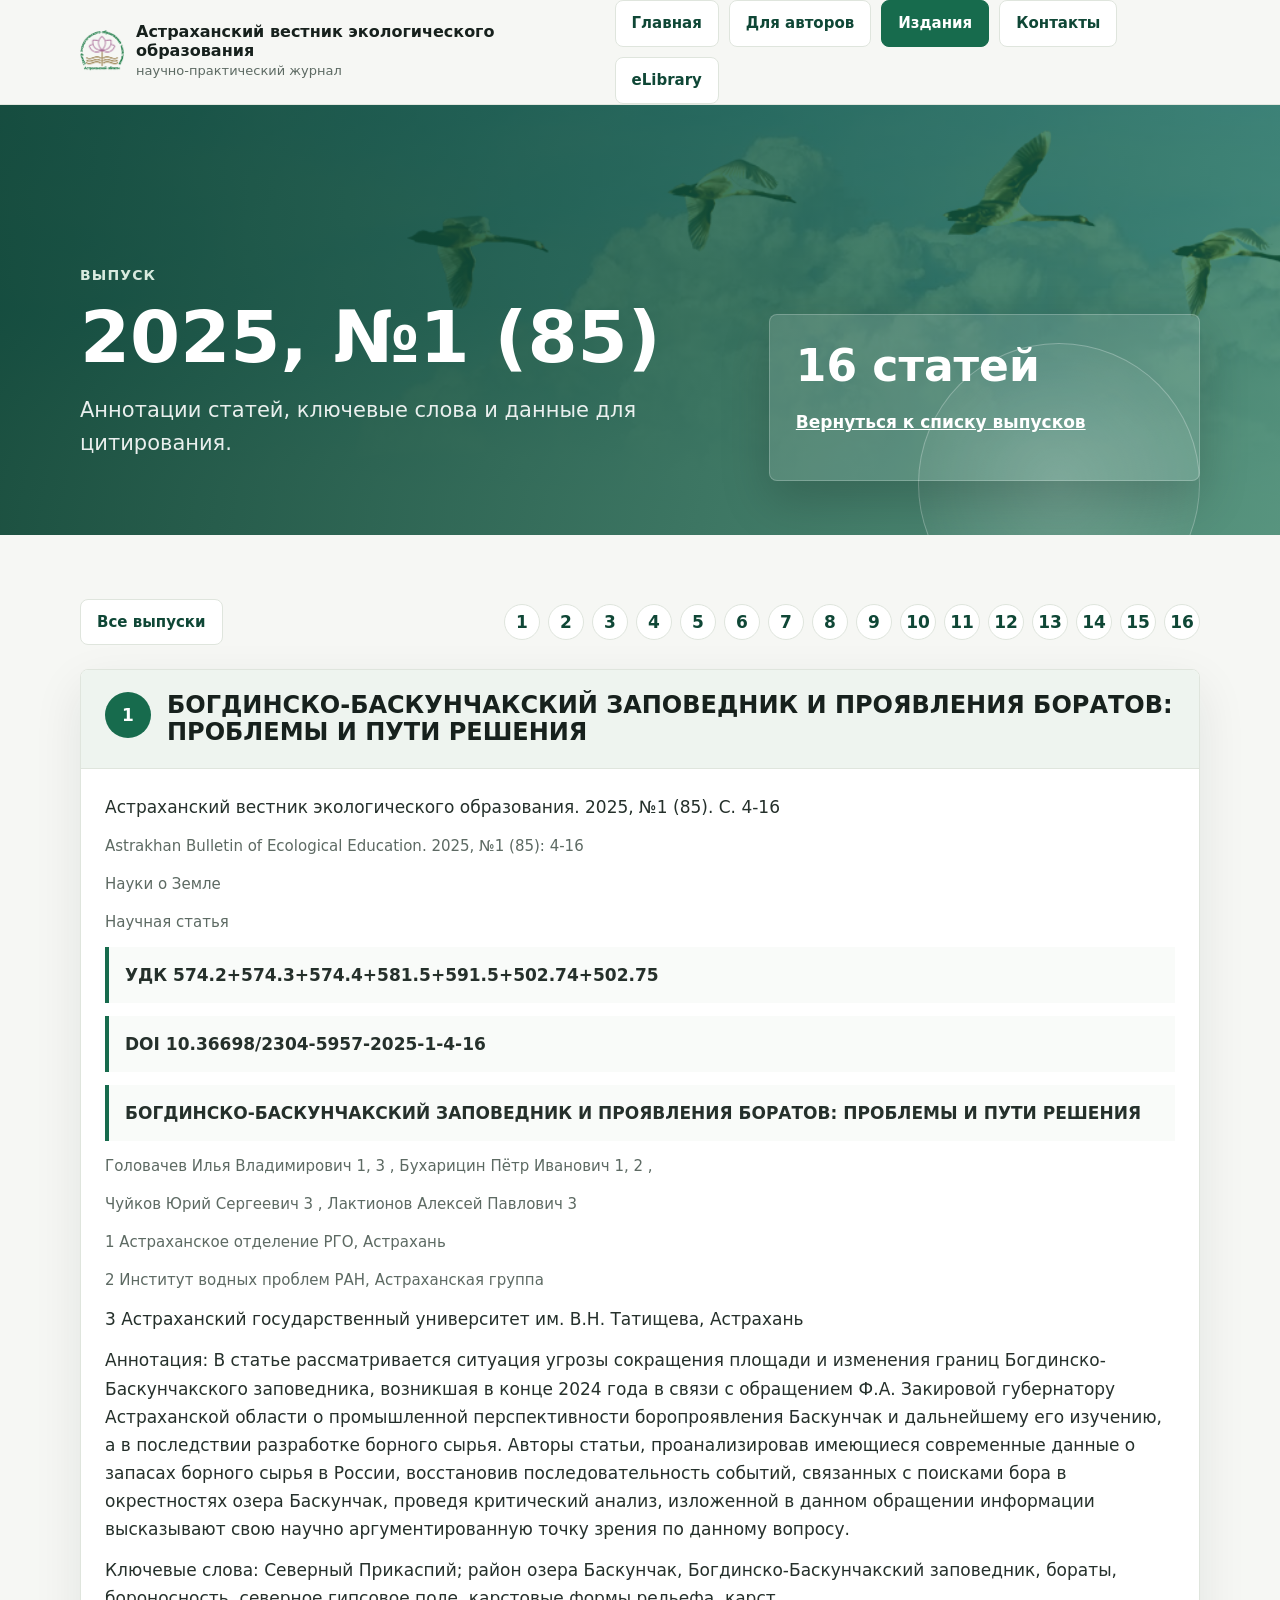
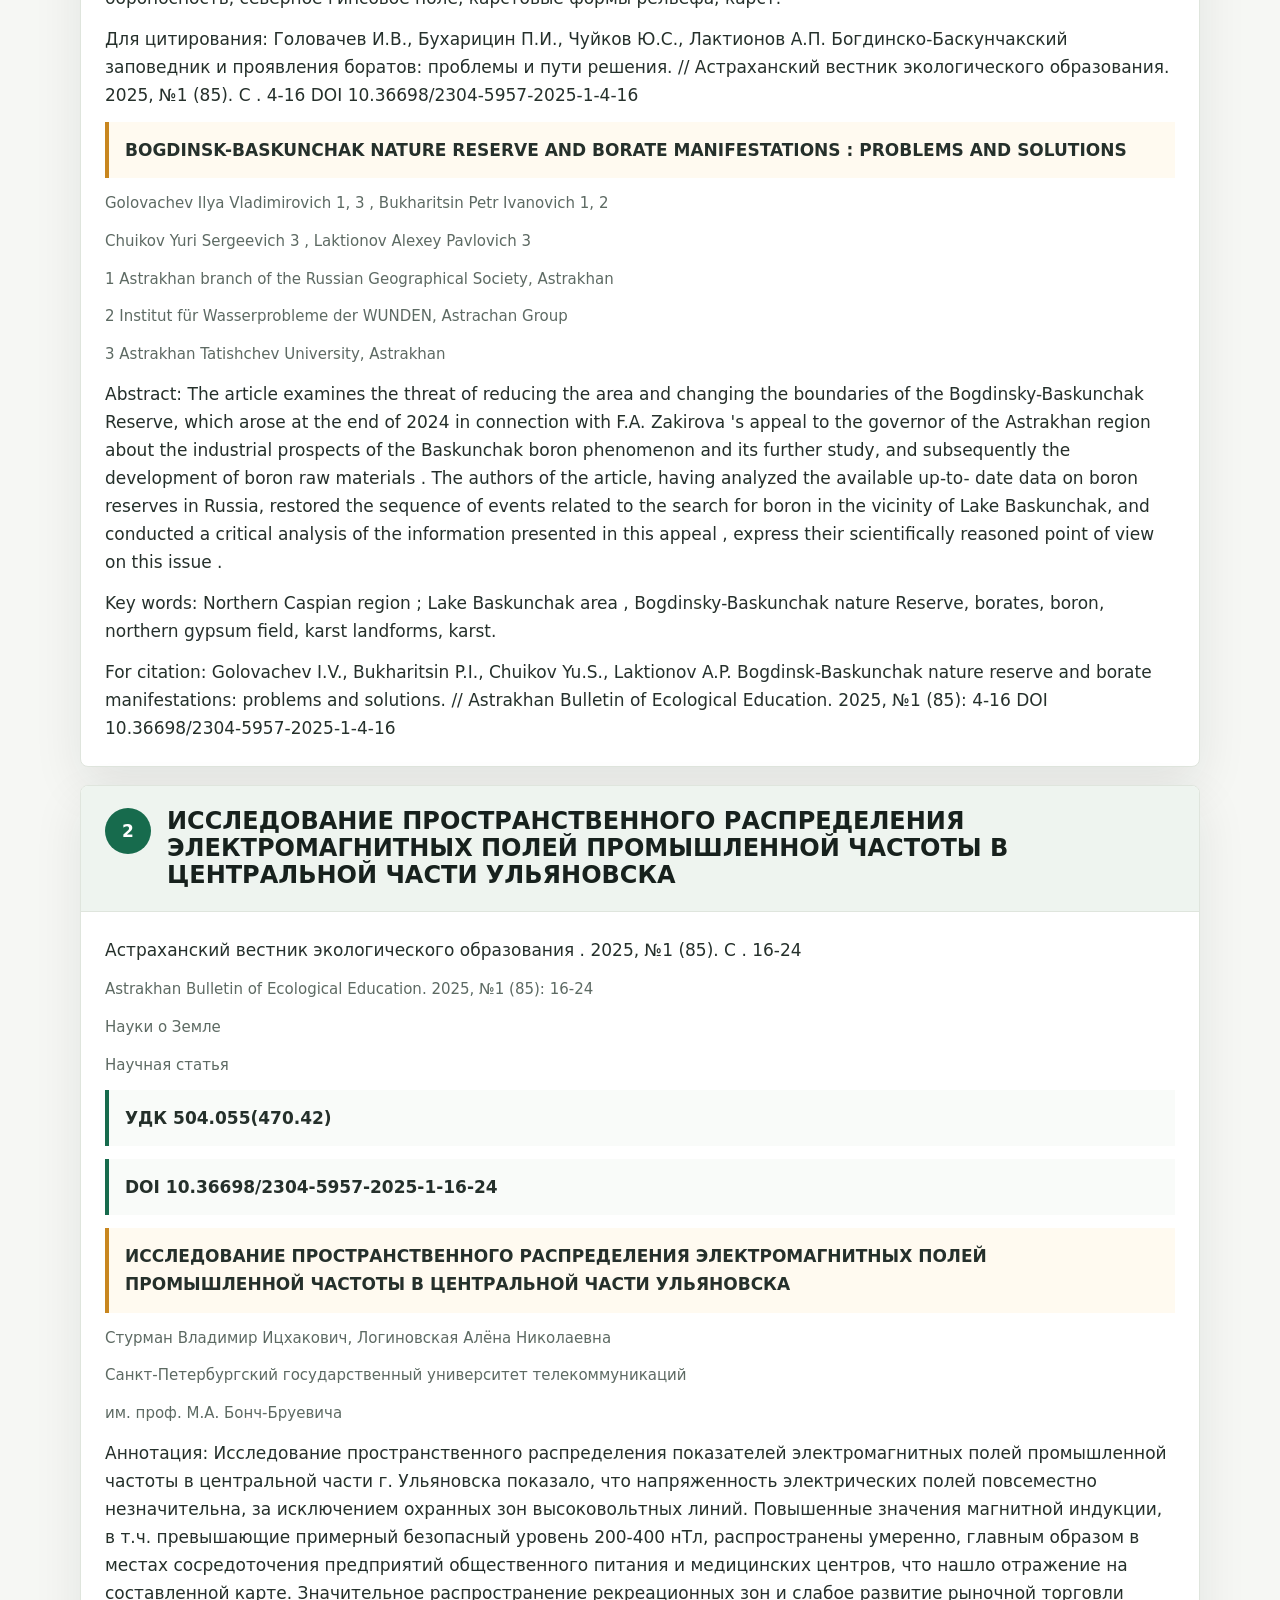
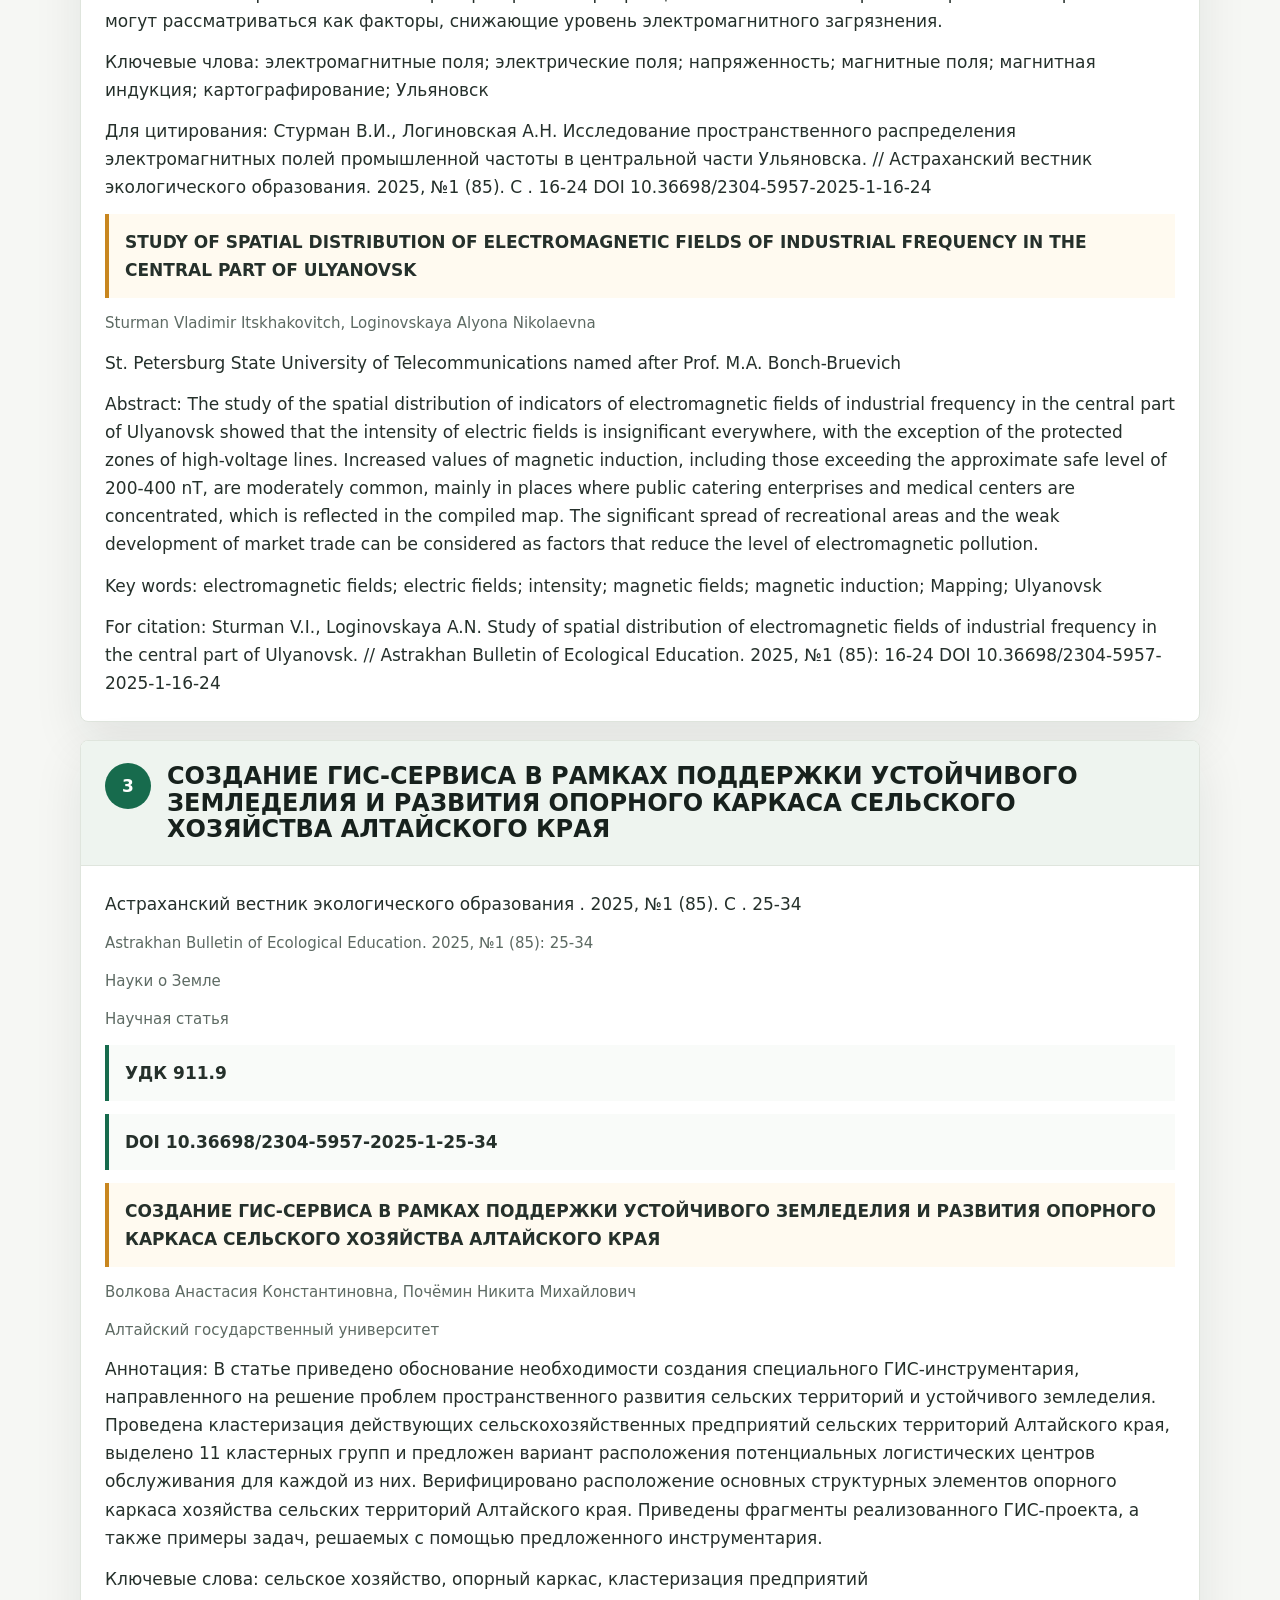
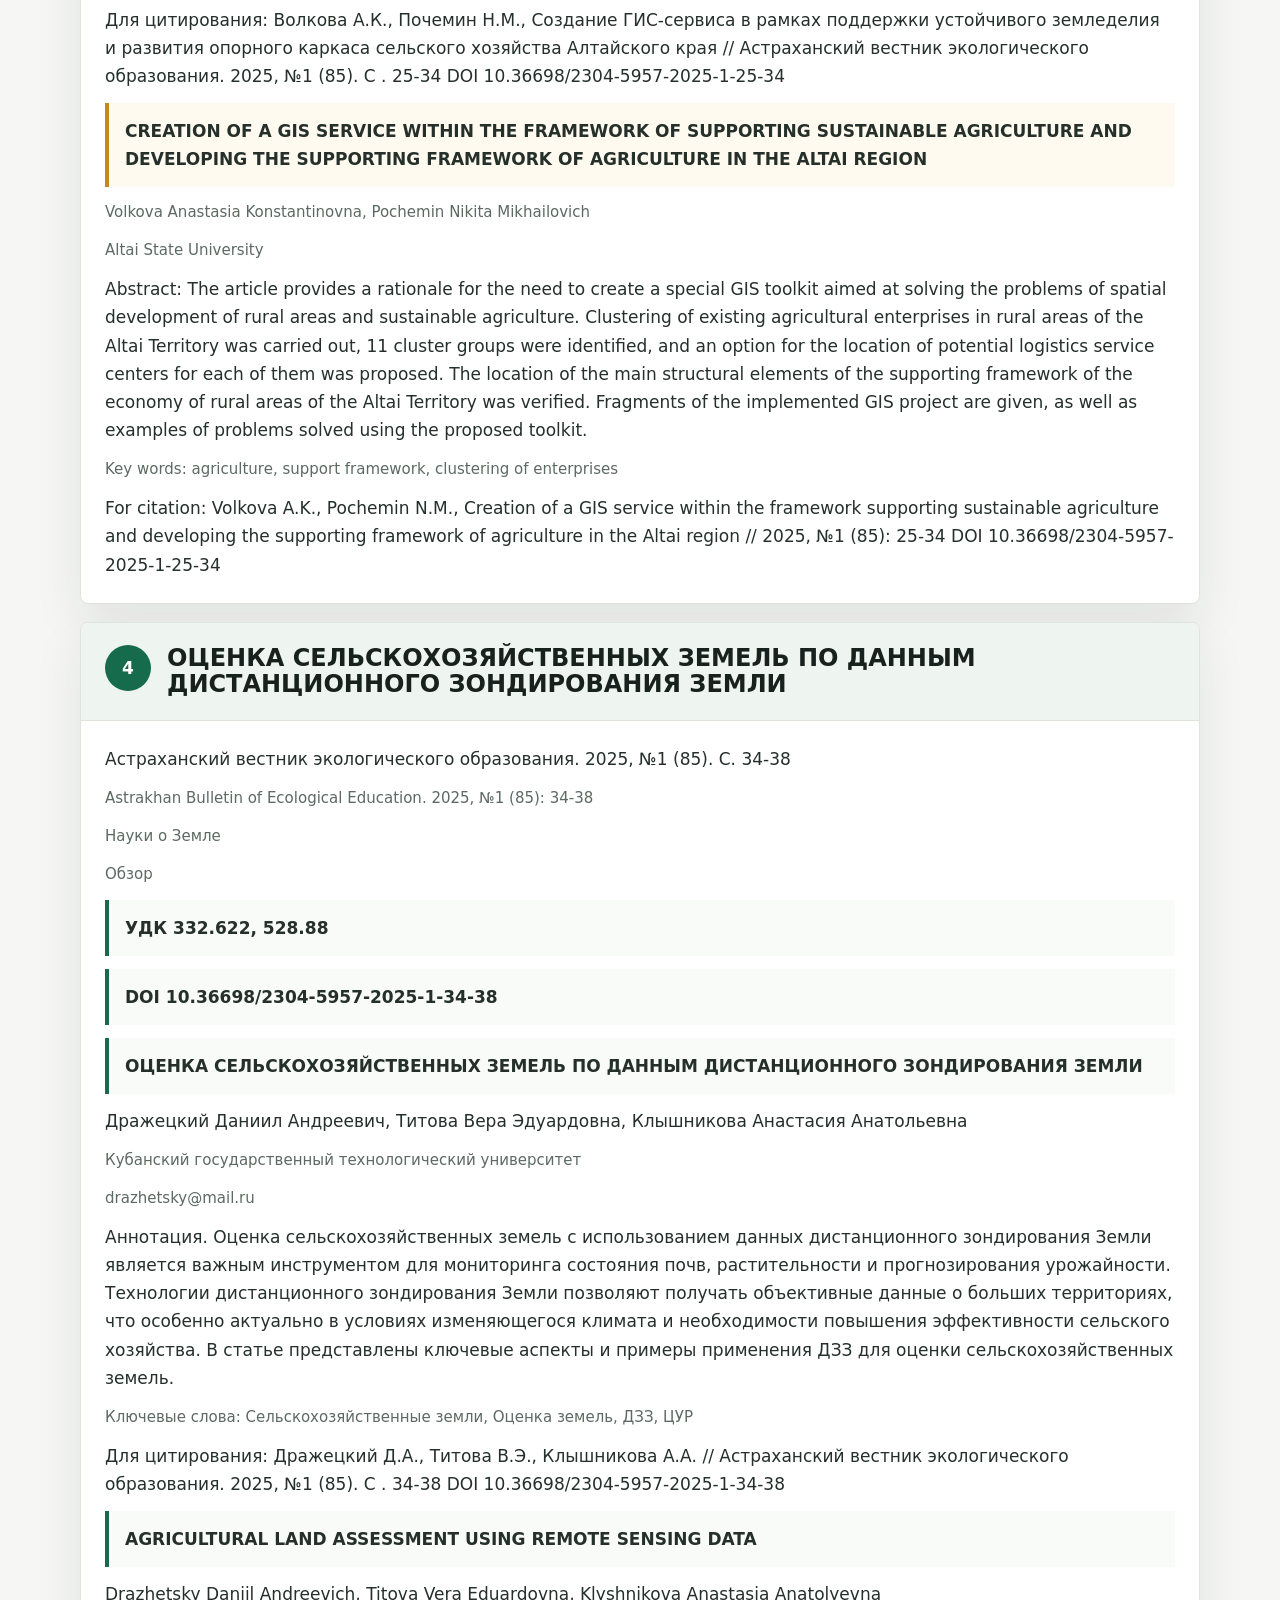
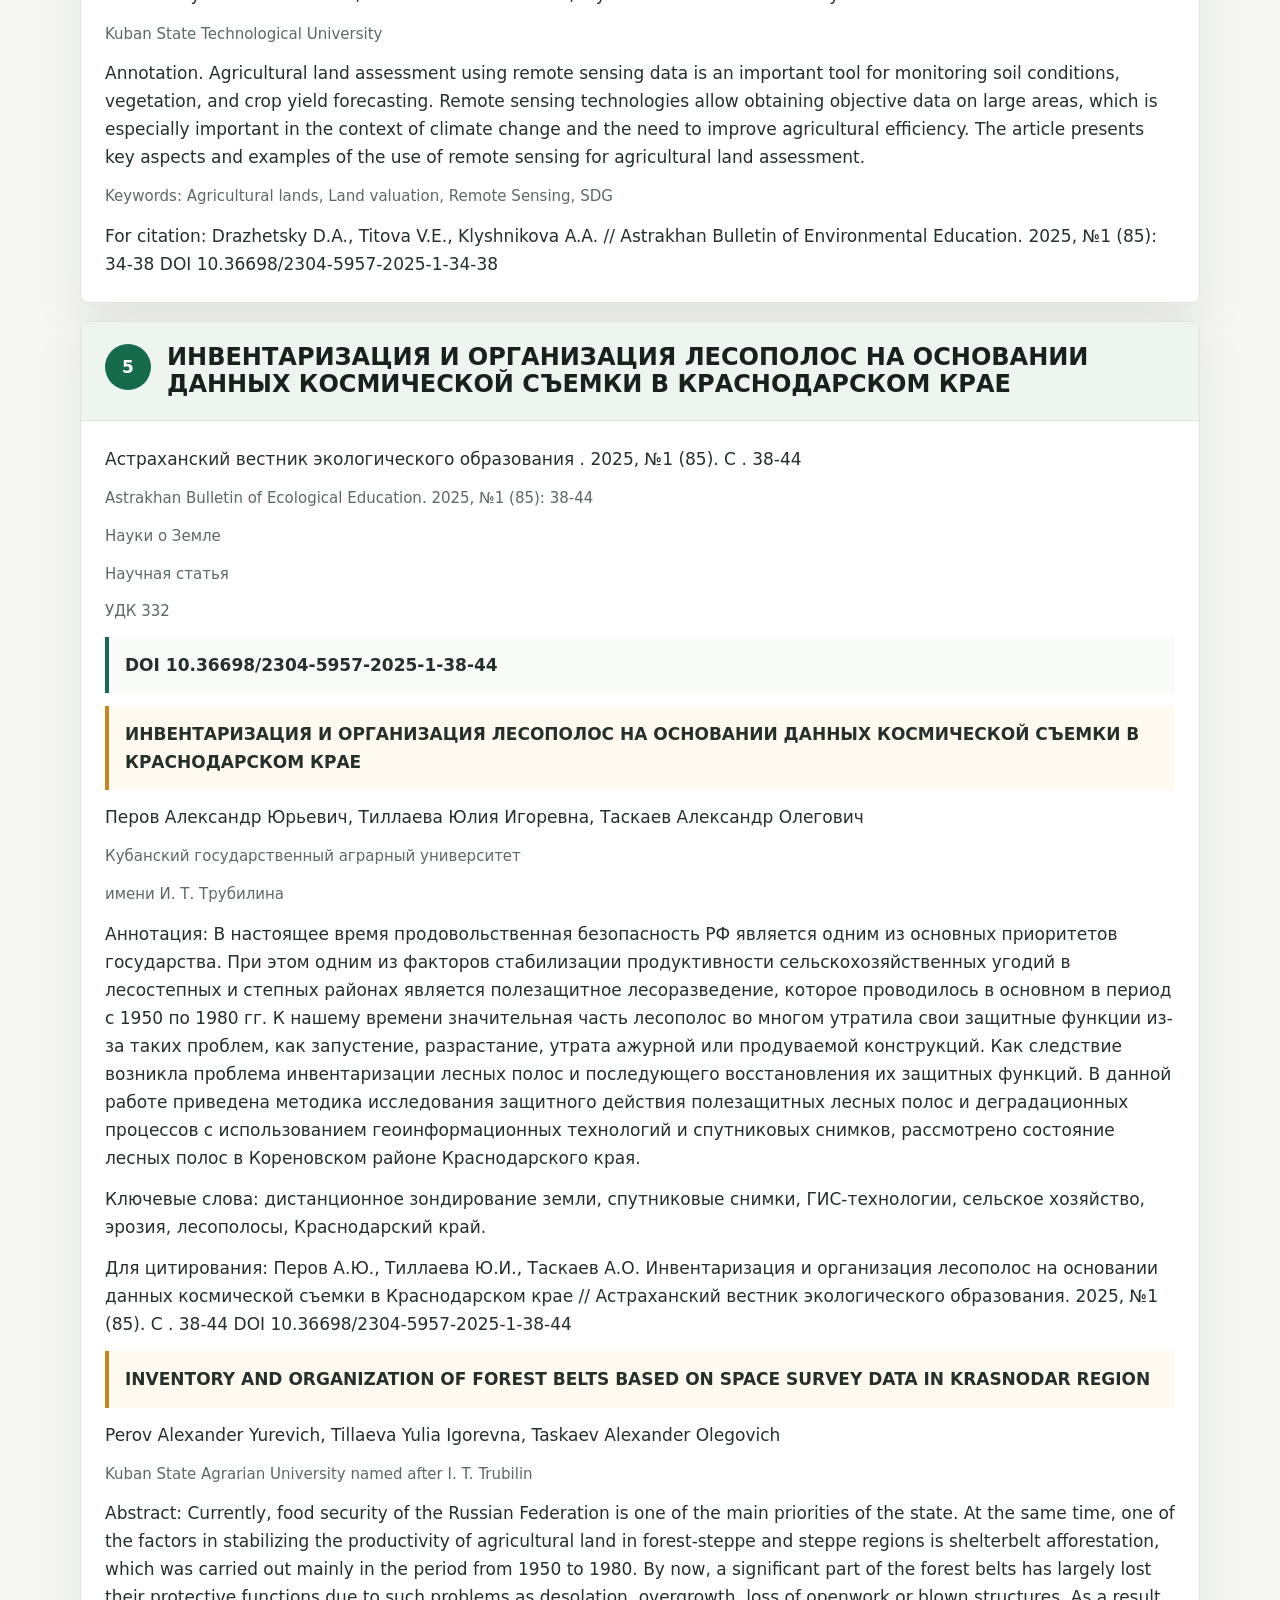
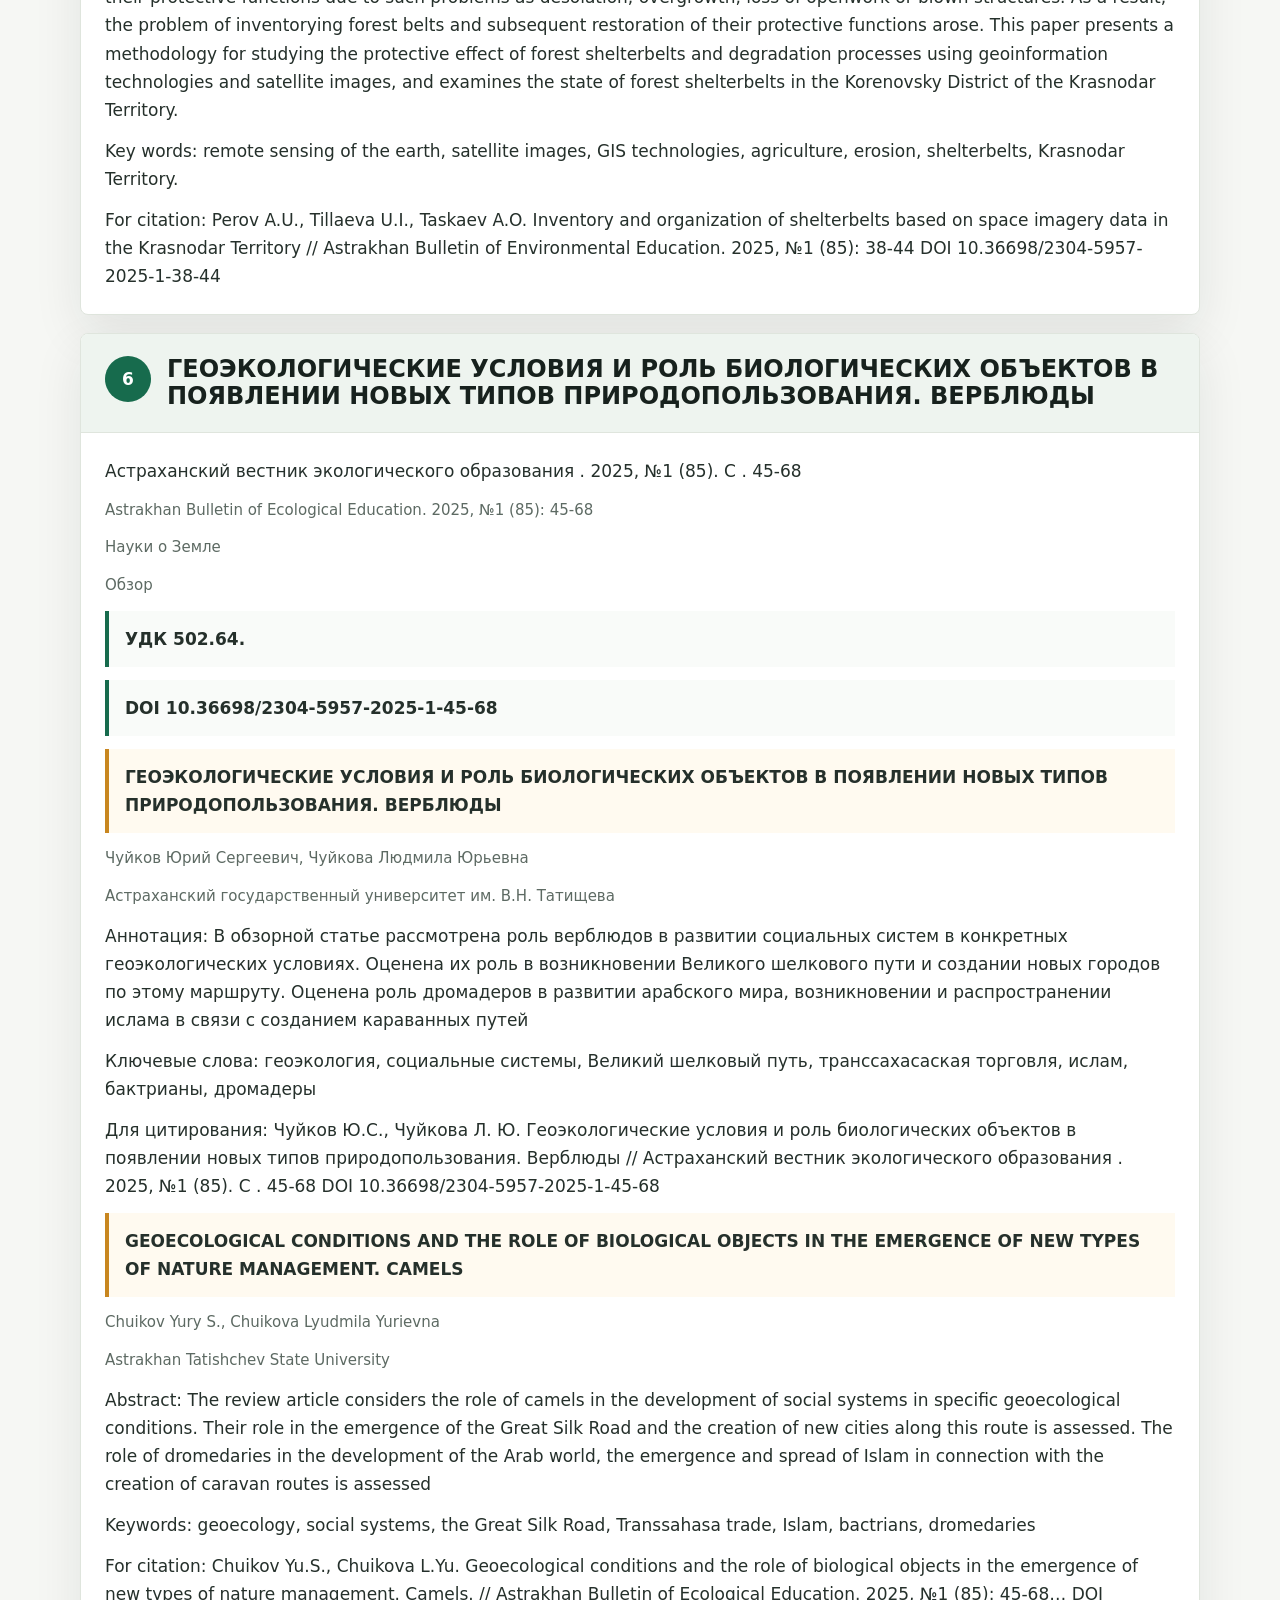
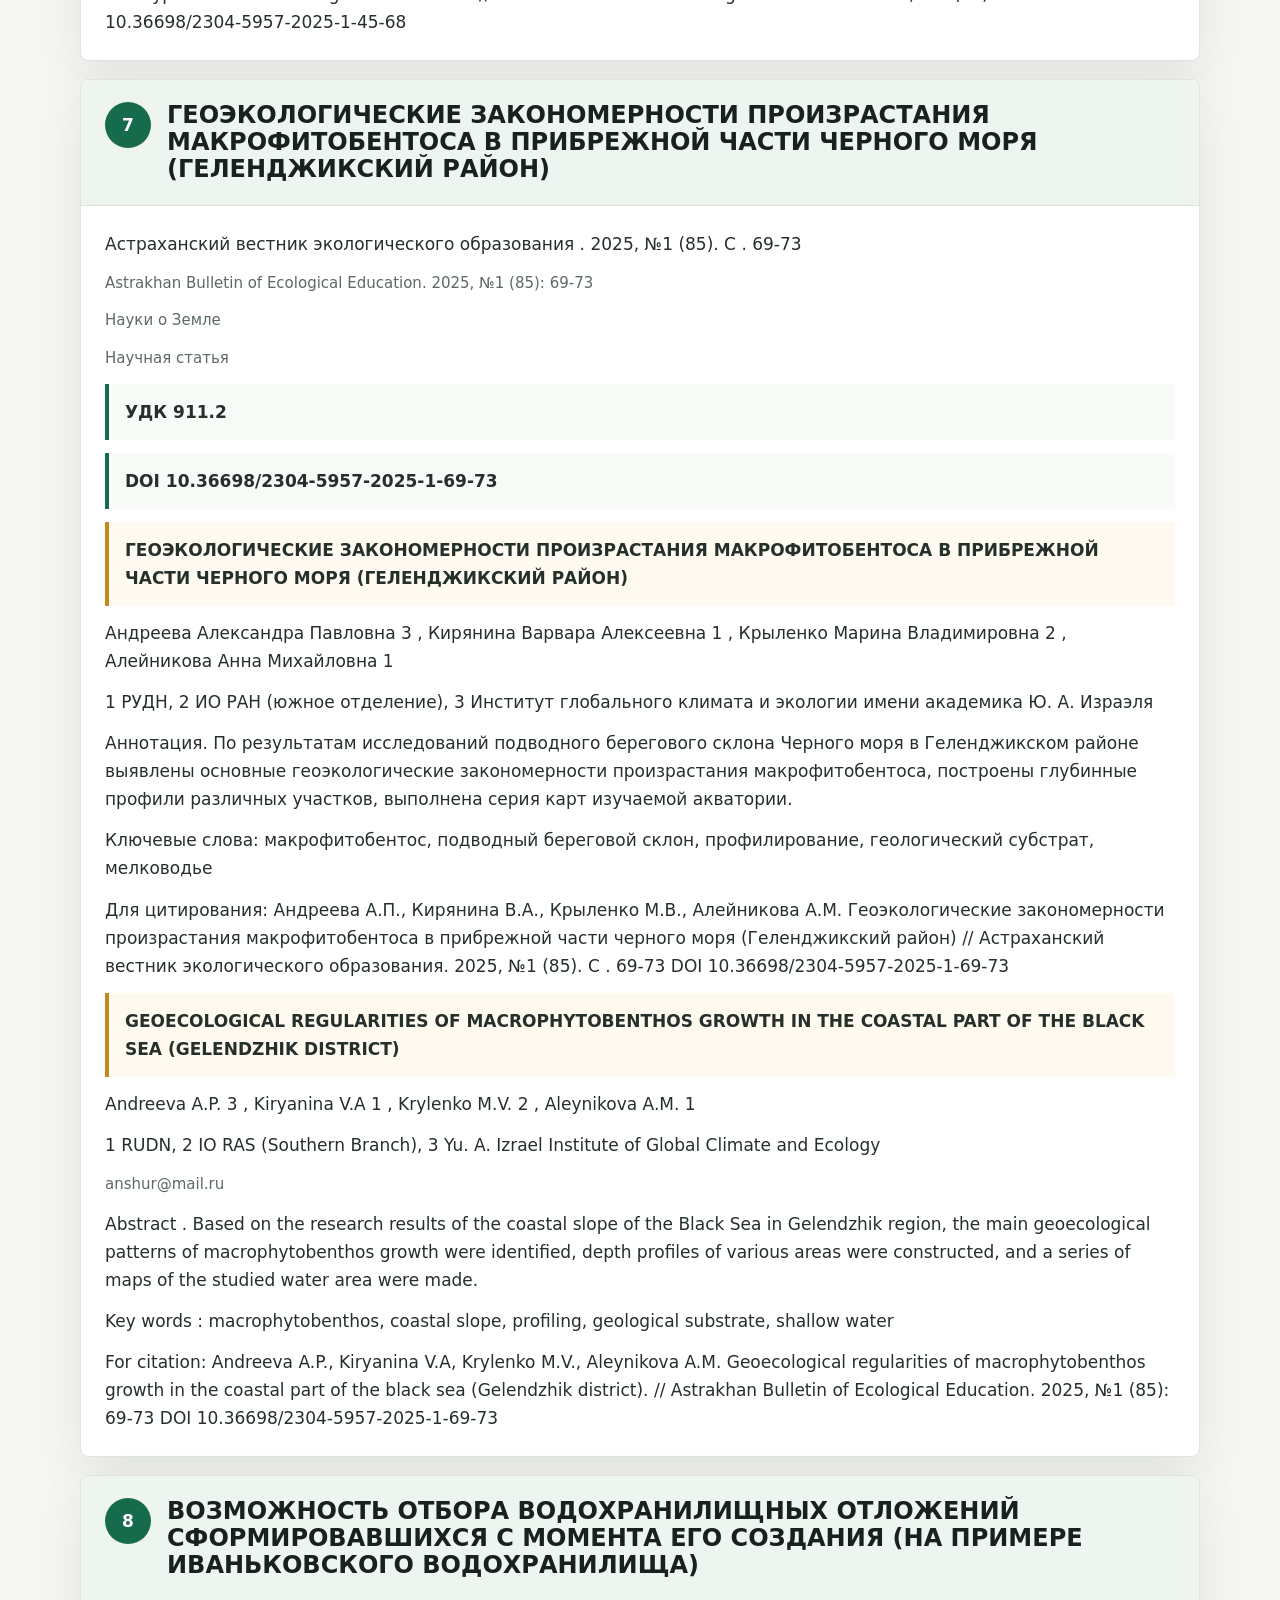
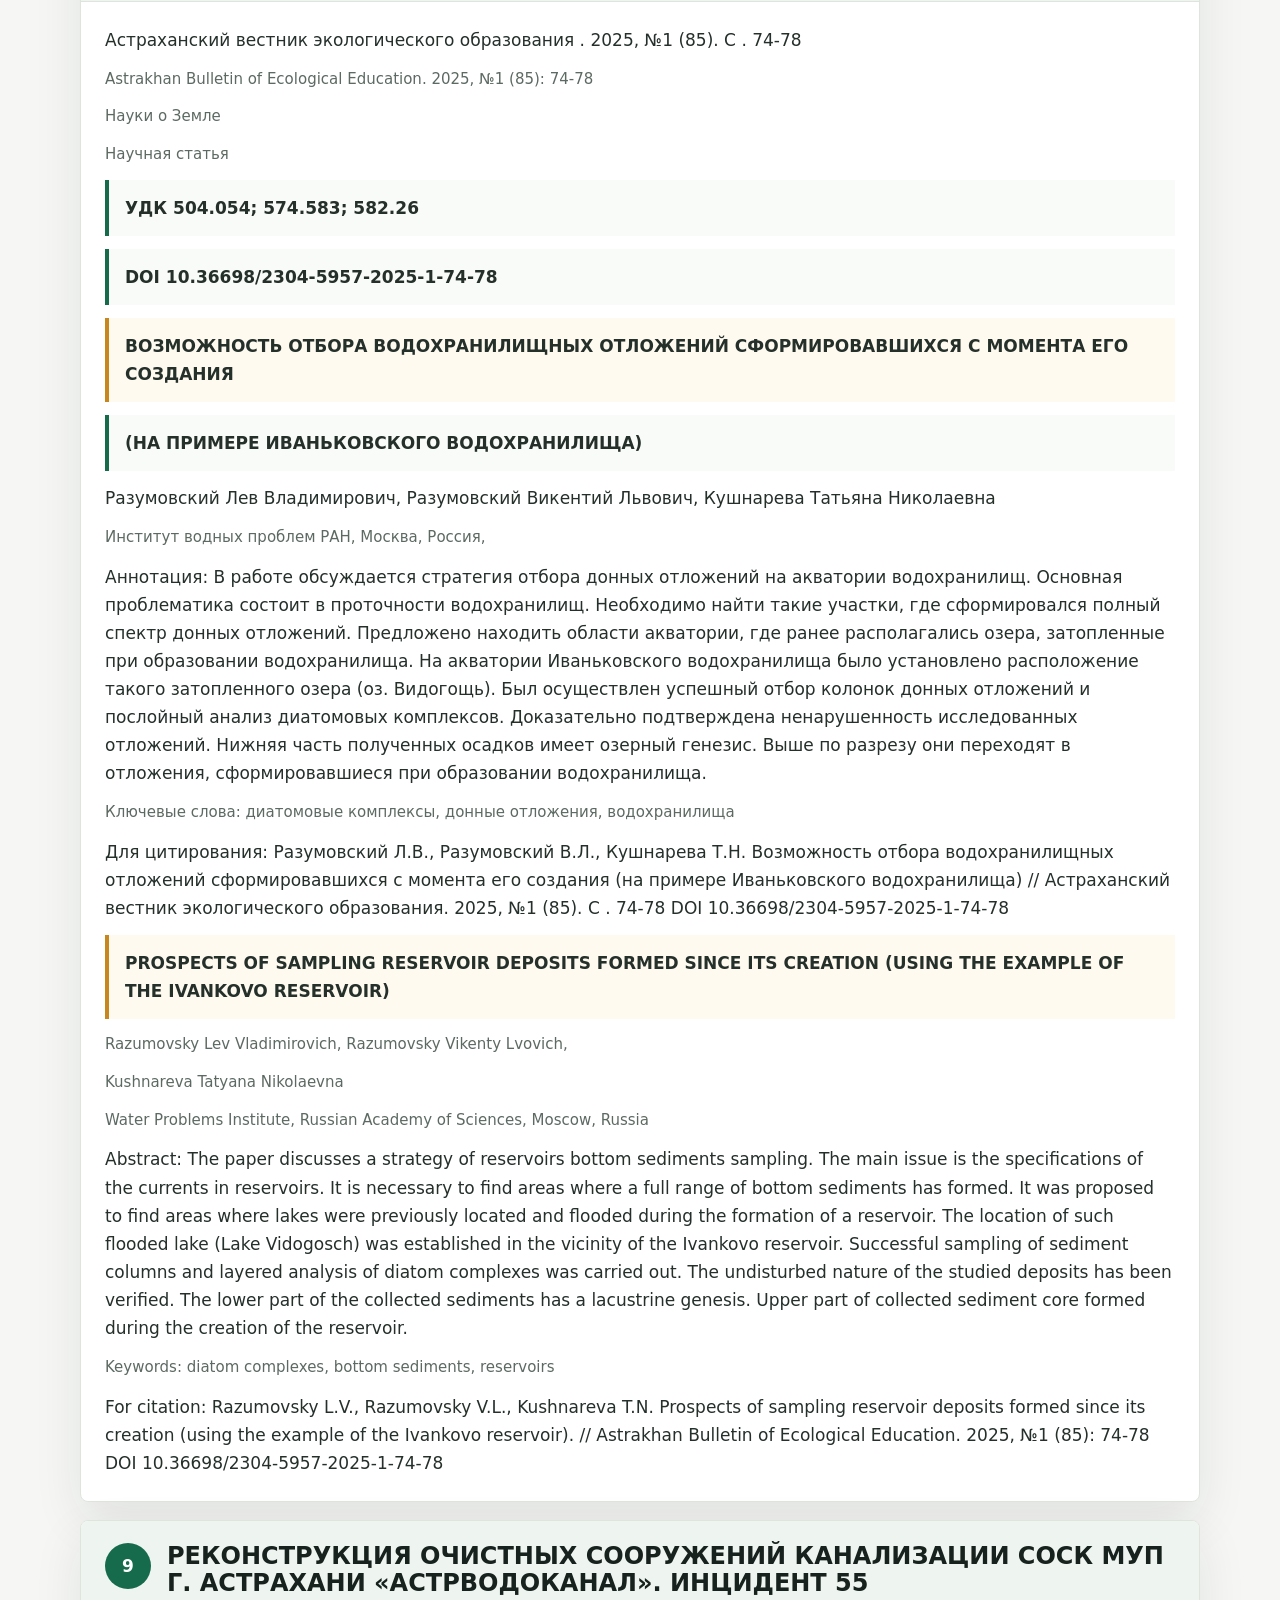
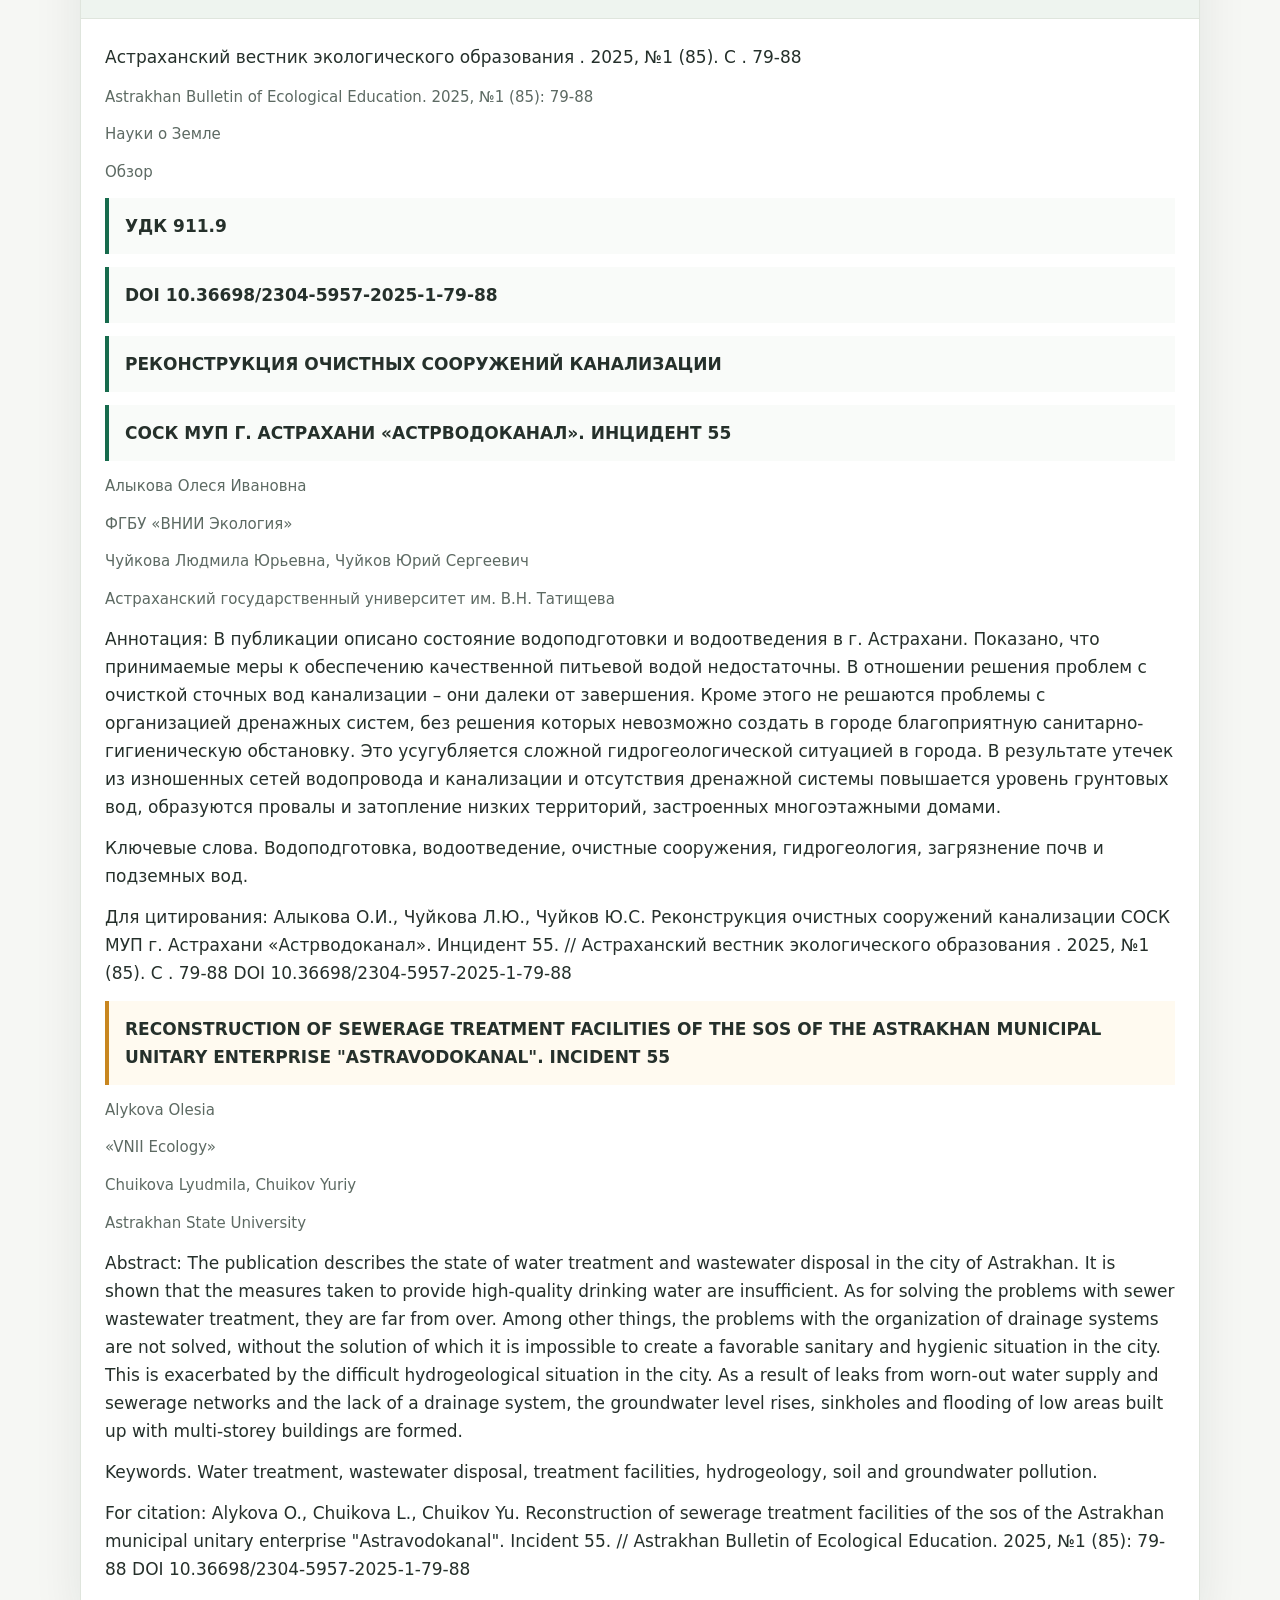
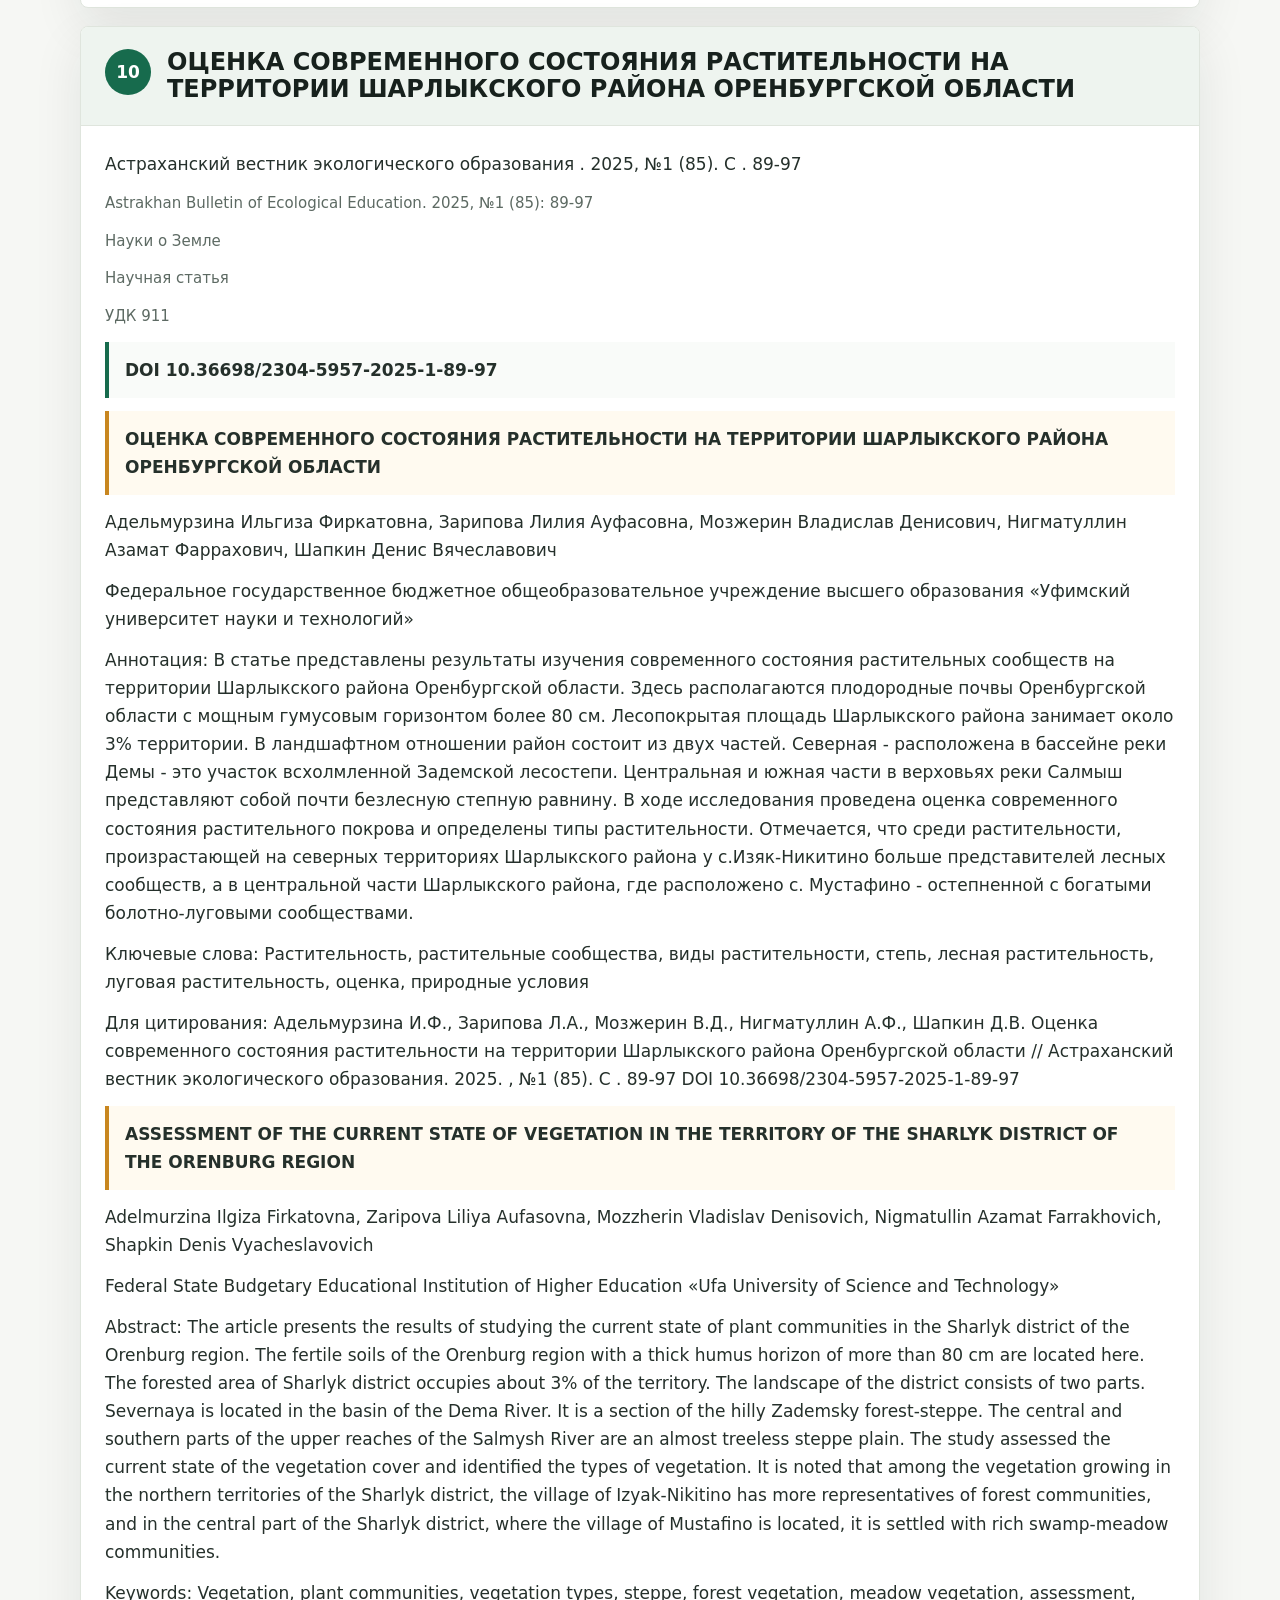
<file: issues/2025-n1-85.html>
<!doctype html>
<html lang="ru">
<head>
  <meta charset="utf-8">
  <meta name="viewport" content="width=device-width, initial-scale=1">
  <title>2025, №1 (85) | Астраханский вестник экологического образования</title>
  <meta name="description" content="Аннотации выпуска 2025, №1 (85)">
  <link rel="stylesheet" href="../css/site.css">
</head>
<body>
<header class="topbar">
  <div class="topbar__inner">
    <a class="brand" href="../index.html">
      <img src="../img/logo.png" alt="" class="brand__logo">
      <span><strong>Астраханский вестник экологического образования</strong><small>научно-практический журнал</small></span>
    </a>
    <nav class="nav" aria-label="Основная навигация">
      <a href="../index.html">Главная</a>
      <a href="../authors.html">Для авторов</a>
      <a href="../issues.html" aria-current="page">Издания</a>
      <a href="../index.html#contacts">Контакты</a>
      <a href="https://elibrary.ru/title_about.asp?id=32463" target="_blank" rel="noopener">eLibrary</a>
    </nav>
  </div>
</header>
<main>
<section class="hero"><div class="hero__inner"><div><p class="eyebrow">Выпуск</p><h1>2025, №1 (85)</h1><p class="lead">Аннотации статей, ключевые слова и данные для цитирования.</p></div><aside class="hero-card"><h2>16 статей</h2><p><a href="../issues.html">Вернуться к списку выпусков</a></p></aside></div></section>
<section class="section"><div class="issue-toolbar"><a class="button" href="../issues.html">Все выпуски</a><nav aria-label="Статьи выпуска"><a href="#article-1">1</a><a href="#article-2">2</a><a href="#article-3">3</a><a href="#article-4">4</a><a href="#article-5">5</a><a href="#article-6">6</a><a href="#article-7">7</a><a href="#article-8">8</a><a href="#article-9">9</a><a href="#article-10">10</a><a href="#article-11">11</a><a href="#article-12">12</a><a href="#article-13">13</a><a href="#article-14">14</a><a href="#article-15">15</a><a href="#article-16">16</a></nav></div><div class="article-list"><article class="article-card" id="article-1"><div class="article-card__head"><span>1</span><h2>БОГДИНСКО-БАСКУНЧАКСКИЙ ЗАПОВЕДНИК И ПРОЯВЛЕНИЯ БОРАТОВ: ПРОБЛЕМЫ И ПУТИ РЕШЕНИЯ</h2></div><div class="article-card__body"><p class="content-paragraph">Астраханский вестник экологического образования. 2025, №1 (85). С. 4-16</p><p class="content-paragraph content-paragraph--small">Astrakhan Bulletin of Ecological Education. 2025, №1 (85): 4-16</p><p class="content-paragraph content-paragraph--small">Науки о Земле</p><p class="content-paragraph content-paragraph--small">Научная статья</p><p class="content-paragraph content-paragraph--strong">УДК 574.2+574.3+574.4+581.5+591.5+502.74+502.75</p><p class="content-paragraph content-paragraph--strong">DOI 10.36698/2304-5957-2025-1-4-16</p><p class="content-paragraph content-paragraph--strong">БОГДИНСКО-БАСКУНЧАКСКИЙ ЗАПОВЕДНИК И ПРОЯВЛЕНИЯ БОРАТОВ: ПРОБЛЕМЫ И ПУТИ РЕШЕНИЯ</p><p class="content-paragraph content-paragraph--small">Головачев Илья Владимирович 1, 3 , Бухарицин Пётр Иванович 1, 2 ,</p><p class="content-paragraph content-paragraph--small">Чуйков Юрий Сергеевич 3 , Лактионов Алексей Павлович 3</p><p class="content-paragraph content-paragraph--small">1 Астраханское отделение РГО, Астрахань</p><p class="content-paragraph content-paragraph--small">2 Институт водных проблем РАН, Астраханская группа</p><p class="content-paragraph">3 Астраханский государственный университет им. В.Н. Татищева, Астрахань</p><p class="content-paragraph">Аннотация: В статье рассматривается ситуация угрозы сокращения площади и изменения границ Богдинско-Баскунчакского заповедника, возникшая в конце 2024 года в связи с обращением Ф.А. Закировой губернатору Астраханской области о промышленной перспективности боропроявления Баскунчак и дальнейшему его изучению, а в последствии разработке борного сырья. Авторы статьи, проанализировав имеющиеся современные данные о запасах борного сырья в России, восстановив последовательность событий, связанных с поисками бора в окрестностях озера Баскунчак, проведя критический анализ, изложенной в данном обращении информации высказывают свою научно аргументированную точку зрения по данному вопросу.</p><p class="content-paragraph">Ключевые слова: Северный Прикаспий; район озера Баскунчак, Богдинско-Баскунчакский заповедник, бораты, бороносность, северное гипсовое поле, карстовые формы рельефа, карст.</p><p class="content-paragraph">Для цитирования: Головачев И.В., Бухарицин П.И., Чуйков Ю.С., Лактионов А.П. Богдинско-Баскунчакский заповедник и проявления боратов: проблемы и пути решения. // Астраханский вестник экологического образования. 2025, №1 (85). С . 4-16 DOI 10.36698/2304-5957-2025-1-4-16</p><p class="content-paragraph content-paragraph--warning">BOGDINSK-BASKUNCHAK NATURE RESERVE AND BORATE MANIFESTATIONS : PROBLEMS AND SOLUTIONS</p><p class="content-paragraph content-paragraph--small">Golovachev Ilya Vladimirovich 1, 3 , Bukharitsin Petr Ivanovich 1, 2</p><p class="content-paragraph content-paragraph--small">Chuikov Yuri Sergeevich 3 , Laktionov Alexey Pavlovich 3</p><p class="content-paragraph content-paragraph--small">1 Astrakhan branch of the Russian Geographical Society, Astrakhan</p><p class="content-paragraph content-paragraph--small">2 Institut für Wasserprobleme der WUNDEN, Astrachan Group</p><p class="content-paragraph content-paragraph--small">3 Astrakhan Tatishchev University, Astrakhan</p><p class="content-paragraph">Abstract: The article examines the threat of reducing the area and changing the boundaries of the Bogdinsky-Baskunchak Reserve, which arose at the end of 2024 in connection with F.A. Zakirova &#x27;s appeal to the governor of the Astrakhan region about the industrial prospects of the Baskunchak boron phenomenon and its further study, and subsequently the development of boron raw materials . The authors of the article, having analyzed the available up-to- date data on boron reserves in Russia, restored the sequence of events related to the search for boron in the vicinity of Lake Baskunchak, and conducted a critical analysis of the information presented in this appeal , express their scientifically reasoned point of view on this issue .</p><p class="content-paragraph">Key words: Northern Caspian region ; Lake Baskunchak area , Bogdinsky-Baskunchak nature Reserve, borates, boron, northern gypsum field, karst landforms, karst.</p><p class="content-paragraph">For citation: Golovachev I.V., Bukharitsin P.I., Chuikov Yu.S., Laktionov A.P. Bogdinsk-Baskunchak nature reserve and borate manifestations: problems and solutions. // Astrakhan Bulletin of Ecological Education. 2025, №1 (85): 4-16 DOI 10.36698/2304-5957-2025-1-4-16</p></div></article><article class="article-card" id="article-2"><div class="article-card__head"><span>2</span><h2>ИССЛЕДОВАНИЕ ПРОСТРАНСТВЕННОГО РАСПРЕДЕЛЕНИЯ ЭЛЕКТРОМАГНИТНЫХ ПОЛЕЙ ПРОМЫШЛЕННОЙ ЧАСТОТЫ В ЦЕНТРАЛЬНОЙ ЧАСТИ УЛЬЯНОВСКА</h2></div><div class="article-card__body"><p class="content-paragraph">Астраханский вестник экологического образования . 2025, №1 (85). С . 16-24</p><p class="content-paragraph content-paragraph--small">Astrakhan Bulletin of Ecological Education. 2025, №1 (85): 16-24</p><p class="content-paragraph content-paragraph--small">Науки о Земле</p><p class="content-paragraph content-paragraph--small">Научная статья</p><p class="content-paragraph content-paragraph--strong">УДК 504.055(470.42)</p><p class="content-paragraph content-paragraph--strong">DOI 10.36698/2304-5957-2025-1-16-24</p><p class="content-paragraph content-paragraph--warning">ИССЛЕДОВАНИЕ ПРОСТРАНСТВЕННОГО РАСПРЕДЕЛЕНИЯ ЭЛЕКТРОМАГНИТНЫХ ПОЛЕЙ ПРОМЫШЛЕННОЙ ЧАСТОТЫ В ЦЕНТРАЛЬНОЙ ЧАСТИ УЛЬЯНОВСКА</p><p class="content-paragraph content-paragraph--small">Стурман Владимир Ицхакович, Логиновская Алёна Николаевна</p><p class="content-paragraph content-paragraph--small">Санкт-Петербургский государственный университет телекоммуникаций</p><p class="content-paragraph content-paragraph--small">им. проф. М.А. Бонч-Бруевича</p><p class="content-paragraph">Аннотация: Исследование пространственного распределения показателей электромагнитных полей промышленной частоты в центральной части г. Ульяновска показало, что напряженность электрических полей повсеместно незначительна, за исключением охранных зон высоковольтных линий. Повышенные значения магнитной индукции, в т.ч. превышающие примерный безопасный уровень 200-400 нТл, распространены умеренно, главным образом в местах сосредоточения предприятий общественного питания и медицинских центров, что нашло отражение на составленной карте. Значительное распространение рекреационных зон и слабое развитие рыночной торговли могут рассматриваться как факторы, снижающие уровень электромагнитного загрязнения.</p><p class="content-paragraph">Ключевые члова: электромагнитные поля; электрические поля; напряженность; магнитные поля; магнитная индукция; картографирование; Ульяновск</p><p class="content-paragraph">Для цитирования: Стурман В.И., Логиновская А.Н. Исследование пространственного распределения электромагнитных полей промышленной частоты в центральной части Ульяновска. // Астраханский вестник экологического образования. 2025, №1 (85). С . 16-24 DOI 10.36698/2304-5957-2025-1-16-24</p><p class="content-paragraph content-paragraph--warning">STUDY OF SPATIAL DISTRIBUTION OF ELECTROMAGNETIC FIELDS OF INDUSTRIAL FREQUENCY IN THE CENTRAL PART OF ULYANOVSK</p><p class="content-paragraph content-paragraph--small">Sturman Vladimir Itskhakovitch, Loginovskaya Alyona Nikolaevna</p><p class="content-paragraph">St. Petersburg State University of Telecommunications named after Prof. M.A. Bonch-Bruevich</p><p class="content-paragraph">Abstract: The study of the spatial distribution of indicators of electromagnetic fields of industrial frequency in the central part of Ulyanovsk showed that the intensity of electric fields is insignificant everywhere, with the exception of the protected zones of high-voltage lines. Increased values of magnetic induction, including those exceeding the approximate safe level of 200-400 nT, are moderately common, mainly in places where public catering enterprises and medical centers are concentrated, which is reflected in the compiled map. The significant spread of recreational areas and the weak development of market trade can be considered as factors that reduce the level of electromagnetic pollution.</p><p class="content-paragraph">Key words: electromagnetic fields; electric fields; intensity; magnetic fields; magnetic induction; Mapping; Ulyanovsk</p><p class="content-paragraph">For citation: Sturman V.I., Loginovskaya A.N. Study of spatial distribution of electromagnetic fields of industrial frequency in the central part of Ulyanovsk. // Astrakhan Bulletin of Ecological Education. 2025, №1 (85): 16-24 DOI 10.36698/2304-5957-2025-1-16-24</p></div></article><article class="article-card" id="article-3"><div class="article-card__head"><span>3</span><h2>СОЗДАНИЕ ГИС-СЕРВИСА В РАМКАХ ПОДДЕРЖКИ УСТОЙЧИВОГО ЗЕМЛЕДЕЛИЯ И РАЗВИТИЯ ОПОРНОГО КАРКАСА СЕЛЬСКОГО ХОЗЯЙСТВА АЛТАЙСКОГО КРАЯ</h2></div><div class="article-card__body"><p class="content-paragraph">Астраханский вестник экологического образования . 2025, №1 (85). С . 25-34</p><p class="content-paragraph content-paragraph--small">Astrakhan Bulletin of Ecological Education. 2025, №1 (85): 25-34</p><p class="content-paragraph content-paragraph--small">Науки о Земле</p><p class="content-paragraph content-paragraph--small">Научная статья</p><p class="content-paragraph content-paragraph--strong">УДК 911.9</p><p class="content-paragraph content-paragraph--strong">DOI 10.36698/2304-5957-2025-1-25-34</p><p class="content-paragraph content-paragraph--warning">СОЗДАНИЕ ГИС-СЕРВИСА В РАМКАХ ПОДДЕРЖКИ УСТОЙЧИВОГО ЗЕМЛЕДЕЛИЯ И РАЗВИТИЯ ОПОРНОГО КАРКАСА СЕЛЬСКОГО ХОЗЯЙСТВА АЛТАЙСКОГО КРАЯ</p><p class="content-paragraph content-paragraph--small">Волкова Анастасия Константиновна, Почёмин Никита Михайлович</p><p class="content-paragraph content-paragraph--small">Алтайский государственный университет</p><p class="content-paragraph">Аннотация: В статье приведено обоснование необходимости создания специального ГИС-инструментария, направленного на решение проблем пространственного развития сельских территорий и устойчивого земледелия. Проведена кластеризация действующих сельскохозяйственных предприятий сельских территорий Алтайского края, выделено 11 кластерных групп и предложен вариант расположения потенциальных логистических центров обслуживания для каждой из них. Верифицировано расположение основных структурных элементов опорного каркаса хозяйства сельских территорий Алтайского края. Приведены фрагменты реализованного ГИС-проекта, а также примеры задач, решаемых с помощью предложенного инструментария.</p><p class="content-paragraph">Ключевые слова: сельское хозяйство, опорный каркас, кластеризация предприятий</p><p class="content-paragraph">Для цитирования: Волкова А.К., Почемин Н.М., Создание ГИС-сервиса в рамках поддержки устойчивого земледелия и развития опорного каркаса сельского хозяйства Алтайского края // Астраханский вестник экологического образования. 2025, №1 (85). С . 25-34 DOI 10.36698/2304-5957-2025-1-25-34</p><p class="content-paragraph content-paragraph--warning">CREATION OF A GIS SERVICE WITHIN THE FRAMEWORK OF SUPPORTING SUSTAINABLE AGRICULTURE AND DEVELOPING THE SUPPORTING FRAMEWORK OF AGRICULTURE IN THE ALTAI REGION</p><p class="content-paragraph content-paragraph--small">Volkova Anastasia Konstantinovna, Pochemin Nikita Mikhailovich</p><p class="content-paragraph content-paragraph--small">Altai State University</p><p class="content-paragraph">Abstract: The article provides a rationale for the need to create a special GIS toolkit aimed at solving the problems of spatial development of rural areas and sustainable agriculture. Clustering of existing agricultural enterprises in rural areas of the Altai Territory was carried out, 11 cluster groups were identified, and an option for the location of potential logistics service centers for each of them was proposed. The location of the main structural elements of the supporting framework of the economy of rural areas of the Altai Territory was verified. Fragments of the implemented GIS project are given, as well as examples of problems solved using the proposed toolkit.</p><p class="content-paragraph content-paragraph--small">Key words: agriculture, support framework, clustering of enterprises</p><p class="content-paragraph">For citation: Volkova A.K., Pochemin N.M., Creation of a GIS service within the framework supporting sustainable agriculture and developing the supporting framework of agriculture in the Altai region // 2025, №1 (85): 25-34 DOI 10.36698/2304-5957-2025-1-25-34</p></div></article><article class="article-card" id="article-4"><div class="article-card__head"><span>4</span><h2>ОЦЕНКА СЕЛЬСКОХОЗЯЙСТВЕННЫХ ЗЕМЕЛЬ ПО ДАННЫМ ДИСТАНЦИОННОГО ЗОНДИРОВАНИЯ ЗЕМЛИ</h2></div><div class="article-card__body"><p class="content-paragraph">Астраханский вестник экологического образования. 2025, №1 (85). С. 34-38</p><p class="content-paragraph content-paragraph--small">Astrakhan Bulletin of Ecological Education. 2025, №1 (85): 34-38</p><p class="content-paragraph content-paragraph--small">Науки о Земле</p><p class="content-paragraph content-paragraph--small">Обзор</p><p class="content-paragraph content-paragraph--strong">УДК 332.622, 528.88</p><p class="content-paragraph content-paragraph--strong">DOI 10.36698/2304-5957-2025-1-34-38</p><p class="content-paragraph content-paragraph--strong">ОЦЕНКА СЕЛЬСКОХОЗЯЙСТВЕННЫХ ЗЕМЕЛЬ ПО ДАННЫМ ДИСТАНЦИОННОГО ЗОНДИРОВАНИЯ ЗЕМЛИ</p><p class="content-paragraph">Дражецкий Даниил Андреевич, Титова Вера Эдуардовна, Клышникова Анастасия Анатольевна</p><p class="content-paragraph content-paragraph--small">Кубанский государственный технологический университет</p><p class="content-paragraph content-paragraph--small">drazhetsky@mail.ru</p><p class="content-paragraph">Аннотация. Оценка сельскохозяйственных земель с использованием данных дистанционного зондирования Земли является важным инструментом для мониторинга состояния почв, растительности и прогнозирования урожайности. Технологии дистанционного зондирования Земли позволяют получать объективные данные о больших территориях, что особенно актуально в условиях изменяющегося климата и необходимости повышения эффективности сельского хозяйства. В статье представлены ключевые аспекты и примеры применения ДЗЗ для оценки сельскохозяйственных земель.</p><p class="content-paragraph content-paragraph--small">Ключевые слова: Сельскохозяйственные земли, Оценка земель, ДЗЗ, ЦУР</p><p class="content-paragraph">Для цитирования: Дражецкий Д.А., Титова В.Э., Клышникова А.А. // Астраханский вестник экологического образования. 2025, №1 (85). С . 34-38 DOI 10.36698/2304-5957-2025-1-34-38</p><p class="content-paragraph content-paragraph--strong">AGRICULTURAL LAND ASSESSMENT USING REMOTE SENSING DATA</p><p class="content-paragraph">Drazhetsky Daniil Andreevich, Titova Vera Eduardovna, Klyshnikova Anastasia Anatolyevna</p><p class="content-paragraph content-paragraph--small">Kuban State Technological University</p><p class="content-paragraph">Annotation. Agricultural land assessment using remote sensing data is an important tool for monitoring soil conditions, vegetation, and crop yield forecasting. Remote sensing technologies allow obtaining objective data on large areas, which is especially important in the context of climate change and the need to improve agricultural efficiency. The article presents key aspects and examples of the use of remote sensing for agricultural land assessment.</p><p class="content-paragraph content-paragraph--small">Keywords: Agricultural lands, Land valuation, Remote Sensing, SDG</p><p class="content-paragraph">For citation: Drazhetsky D.A., Titova V.E., Klyshnikova A.A. // Astrakhan Bulletin of Environmental Education. 2025, №1 (85): 34-38 DOI 10.36698/2304-5957-2025-1-34-38</p></div></article><article class="article-card" id="article-5"><div class="article-card__head"><span>5</span><h2>ИНВЕНТАРИЗАЦИЯ И ОРГАНИЗАЦИЯ ЛЕСОПОЛОС НА ОСНОВАНИИ ДАННЫХ КОСМИЧЕСКОЙ СЪЕМКИ В КРАСНОДАРСКОМ КРАЕ</h2></div><div class="article-card__body"><p class="content-paragraph">Астраханский вестник экологического образования . 2025, №1 (85). С . 38-44</p><p class="content-paragraph content-paragraph--small">Astrakhan Bulletin of Ecological Education. 2025, №1 (85): 38-44</p><p class="content-paragraph content-paragraph--small">Науки о Земле</p><p class="content-paragraph content-paragraph--small">Научная статья</p><p class="content-paragraph content-paragraph--small">УДК 332</p><p class="content-paragraph content-paragraph--strong">DOI 10.36698/2304-5957-2025-1-38-44</p><p class="content-paragraph content-paragraph--warning">ИНВЕНТАРИЗАЦИЯ И ОРГАНИЗАЦИЯ ЛЕСОПОЛОС НА ОСНОВАНИИ ДАННЫХ КОСМИЧЕСКОЙ СЪЕМКИ В КРАСНОДАРСКОМ КРАЕ</p><p class="content-paragraph">Перов Александр Юрьевич, Тиллаева Юлия Игоревна, Таскаев Александр Олегович</p><p class="content-paragraph content-paragraph--small">Кубанский государственный аграрный университет</p><p class="content-paragraph content-paragraph--small">имени И. Т. Трубилина</p><p class="content-paragraph">Аннотация: В настоящее время продовольственная безопасность РФ является одним из основных приоритетов государства. При этом одним из факторов стабилизации продуктивности сельскохозяйственных угодий в лесостепных и степных районах является полезащитное лесоразведение, которое проводилось в основном в период с 1950 по 1980 гг. К нашему времени значительная часть лесополос во многом утратила свои защитные функции из-за таких проблем, как запустение, разрастание, утрата ажурной или продуваемой конструкций. Как следствие возникла проблема инвентаризации лесных полос и последующего восстановления их защитных функций. В данной работе приведена методика исследования защитного действия полезащитных лесных полос и деградационных процессов с использованием геоинформационных технологий и спутниковых снимков, рассмотрено состояние лесных полос в Кореновском районе Краснодарского края.</p><p class="content-paragraph">Ключевые слова: дистанционное зондирование земли, спутниковые снимки, ГИС-технологии, сельское хозяйство, эрозия, лесополосы, Краснодарский край.</p><p class="content-paragraph">Для цитирования: Перов А.Ю., Тиллаева Ю.И., Таскаев А.О. Инвентаризация и организация лесополос на основании данных космической съемки в Краснодарском крае // Астраханский вестник экологического образования. 2025, №1 (85). С . 38-44 DOI 10.36698/2304-5957-2025-1-38-44</p><p class="content-paragraph content-paragraph--warning">INVENTORY AND ORGANIZATION OF FOREST BELTS BASED ON SPACE SURVEY DATA IN KRASNODAR REGION</p><p class="content-paragraph">Perov Alexander Yurevich, Tillaeva Yulia Igorevna, Taskaev Alexander Olegovich</p><p class="content-paragraph content-paragraph--small">Kuban State Agrarian University named after I. T. Trubilin</p><p class="content-paragraph">Abstract: Currently, food security of the Russian Federation is one of the main priorities of the state. At the same time, one of the factors in stabilizing the productivity of agricultural land in forest-steppe and steppe regions is shelterbelt afforestation, which was carried out mainly in the period from 1950 to 1980. By now, a significant part of the forest belts has largely lost their protective functions due to such problems as desolation, overgrowth, loss of openwork or blown structures. As a result, the problem of inventorying forest belts and subsequent restoration of their protective functions arose. This paper presents a methodology for studying the protective effect of forest shelterbelts and degradation processes using geoinformation technologies and satellite images, and examines the state of forest shelterbelts in the Korenovsky District of the Krasnodar Territory.</p><p class="content-paragraph">Key words: remote sensing of the earth, satellite images, GIS technologies, agriculture, erosion, shelterbelts, Krasnodar Territory.</p><p class="content-paragraph">For citation: Perov A.U., Tillaeva U.I., Taskaev A.O. Inventory and organization of shelterbelts based on space imagery data in the Krasnodar Territory // Astrakhan Bulletin of Environmental Education. 2025, №1 (85): 38-44 DOI 10.36698/2304-5957-2025-1-38-44</p></div></article><article class="article-card" id="article-6"><div class="article-card__head"><span>6</span><h2>ГЕОЭКОЛОГИЧЕСКИЕ УСЛОВИЯ И РОЛЬ БИОЛОГИЧЕСКИХ ОБЪЕКТОВ В ПОЯВЛЕНИИ НОВЫХ ТИПОВ ПРИРОДОПОЛЬЗОВАНИЯ. ВЕРБЛЮДЫ</h2></div><div class="article-card__body"><p class="content-paragraph">Астраханский вестник экологического образования . 2025, №1 (85). С . 45-68</p><p class="content-paragraph content-paragraph--small">Astrakhan Bulletin of Ecological Education. 2025, №1 (85): 45-68</p><p class="content-paragraph content-paragraph--small">Науки о Земле</p><p class="content-paragraph content-paragraph--small">Обзор</p><p class="content-paragraph content-paragraph--strong">УДК 502.64.</p><p class="content-paragraph content-paragraph--strong">DOI 10.36698/2304-5957-2025-1-45-68</p><p class="content-paragraph content-paragraph--warning">ГЕОЭКОЛОГИЧЕСКИЕ УСЛОВИЯ И РОЛЬ БИОЛОГИЧЕСКИХ ОБЪЕКТОВ В ПОЯВЛЕНИИ НОВЫХ ТИПОВ ПРИРОДОПОЛЬЗОВАНИЯ. ВЕРБЛЮДЫ</p><p class="content-paragraph content-paragraph--small">Чуйков Юрий Сергеевич, Чуйкова Людмила Юрьевна</p><p class="content-paragraph content-paragraph--small">Астраханский государственный университет им. В.Н. Татищева</p><p class="content-paragraph">Аннотация: В обзорной статье рассмотрена роль верблюдов в развитии социальных систем в конкретных геоэкологических условиях. Оценена их роль в возникновении Великого шелкового пути и создании новых городов по этому маршруту. Оценена роль дромадеров в развитии арабского мира, возникновении и распространении ислама в связи с созданием караванных путей</p><p class="content-paragraph">Ключевые слова: геоэкология, социальные системы, Великий шелковый путь, транссахасаская торговля, ислам, бактрианы, дромадеры</p><p class="content-paragraph">Для цитирования: Чуйков Ю.С., Чуйкова Л. Ю. Геоэкологические условия и роль биологических объектов в появлении новых типов природопользования. Верблюды // Астраханский вестник экологического образования . 2025, №1 (85). С . 45-68 DOI 10.36698/2304-5957-2025-1-45-68</p><p class="content-paragraph content-paragraph--warning">GEOECOLOGICAL CONDITIONS AND THE ROLE OF BIOLOGICAL OBJECTS IN THE EMERGENCE OF NEW TYPES OF NATURE MANAGEMENT. CAMELS</p><p class="content-paragraph content-paragraph--small">Chuikov Yury S., Chuikova Lyudmila Yurievna</p><p class="content-paragraph content-paragraph--small">Astrakhan Tatishchev State University</p><p class="content-paragraph">Abstract: The review article considers the role of camels in the development of social systems in specific geoecological conditions. Their role in the emergence of the Great Silk Road and the creation of new cities along this route is assessed. The role of dromedaries in the development of the Arab world, the emergence and spread of Islam in connection with the creation of caravan routes is assessed</p><p class="content-paragraph">Keywords: geoecology, social systems, the Great Silk Road, Transsahasa trade, Islam, bactrians, dromedaries</p><p class="content-paragraph">For citation: Chuikov Yu.S., Chuikova L.Yu. Geoecological conditions and the role of biological objects in the emergence of new types of nature management. Camels. // Astrakhan Bulletin of Ecological Education. 2025, №1 (85): 45-68… DOI 10.36698/2304-5957-2025-1-45-68</p></div></article><article class="article-card" id="article-7"><div class="article-card__head"><span>7</span><h2>ГЕОЭКОЛОГИЧЕСКИЕ ЗАКОНОМЕРНОСТИ ПРОИЗРАСТАНИЯ МАКРОФИТОБЕНТОСА В ПРИБРЕЖНОЙ ЧАСТИ ЧЕРНОГО МОРЯ (ГЕЛЕНДЖИКСКИЙ РАЙОН)</h2></div><div class="article-card__body"><p class="content-paragraph">Астраханский вестник экологического образования . 2025, №1 (85). С . 69-73</p><p class="content-paragraph content-paragraph--small">Astrakhan Bulletin of Ecological Education. 2025, №1 (85): 69-73</p><p class="content-paragraph content-paragraph--small">Науки о Земле</p><p class="content-paragraph content-paragraph--small">Научная статья</p><p class="content-paragraph content-paragraph--strong">УДК 911.2</p><p class="content-paragraph content-paragraph--strong">DOI 10.36698/2304-5957-2025-1-69-73</p><p class="content-paragraph content-paragraph--warning">ГЕОЭКОЛОГИЧЕСКИЕ ЗАКОНОМЕРНОСТИ ПРОИЗРАСТАНИЯ МАКРОФИТОБЕНТОСА В ПРИБРЕЖНОЙ ЧАСТИ ЧЕРНОГО МОРЯ (ГЕЛЕНДЖИКСКИЙ РАЙОН)</p><p class="content-paragraph">Андреева Александра Павловна 3 , Кирянина Варвара Алексеевна 1 , Крыленко Марина Владимировна 2 , Алейникова Анна Михайловна 1</p><p class="content-paragraph">1 РУДН, 2 ИО РАН (южное отделение), 3 Институт глобального климата и экологии имени академика Ю. А. Израэля</p><p class="content-paragraph">Аннотация. По результатам исследований подводного берегового склона Черного моря в Геленджикском районе выявлены основные геоэкологические закономерности произрастания макрофитобентоса, построены глубинные профили различных участков, выполнена серия карт изучаемой акватории.</p><p class="content-paragraph">Ключевые слова: макрофитобентос, подводный береговой склон, профилирование, геологический субстрат, мелководье</p><p class="content-paragraph">Для цитирования: Андреева А.П., Кирянина В.А., Крыленко М.В., Алейникова А.М. Геоэкологические закономерности произрастания макрофитобентоса в прибрежной части черного моря (Геленджикский район) // Астраханский вестник экологического образования. 2025, №1 (85). С . 69-73 DOI 10.36698/2304-5957-2025-1-69-73</p><p class="content-paragraph content-paragraph--warning">GEOECOLOGICAL REGULARITIES OF MACROPHYTOBENTHOS GROWTH IN THE COASTAL PART OF THE BLACK SEA (GELENDZHIK DISTRICT)</p><p class="content-paragraph">Andreeva A.P. 3 , Kiryanina V.A 1 , Krylenko M.V. 2 , Aleynikova A.M. 1</p><p class="content-paragraph">1 RUDN, 2 IO RAS (Southern Branch), 3 Yu. A. Izrael Institute of Global Climate and Ecology</p><p class="content-paragraph content-paragraph--small">anshur@mail.ru</p><p class="content-paragraph">Abstract . Based on the research results of the coastal slope of the Black Sea in Gelendzhik region, the main geoecological patterns of macrophytobenthos growth were identified, depth profiles of various areas were constructed, and a series of maps of the studied water area were made.</p><p class="content-paragraph">Key words : macrophytobenthos, coastal slope, profiling, geological substrate, shallow water</p><p class="content-paragraph">For citation: Andreeva A.P., Kiryanina V.A, Krylenko M.V., Aleynikova A.M. Geoecological regularities of macrophytobenthos growth in the coastal part of the black sea (Gelendzhik district). // Astrakhan Bulletin of Ecological Education. 2025, №1 (85): 69-73 DOI 10.36698/2304-5957-2025-1-69-73</p></div></article><article class="article-card" id="article-8"><div class="article-card__head"><span>8</span><h2>ВОЗМОЖНОСТЬ ОТБОРА ВОДОХРАНИЛИЩНЫХ ОТЛОЖЕНИЙ СФОРМИРОВАВШИХСЯ С МОМЕНТА ЕГО СОЗДАНИЯ (НА ПРИМЕРЕ ИВАНЬКОВСКОГО ВОДОХРАНИЛИЩА)</h2></div><div class="article-card__body"><p class="content-paragraph">Астраханский вестник экологического образования . 2025, №1 (85). С . 74-78</p><p class="content-paragraph content-paragraph--small">Astrakhan Bulletin of Ecological Education. 2025, №1 (85): 74-78</p><p class="content-paragraph content-paragraph--small">Науки о Земле</p><p class="content-paragraph content-paragraph--small">Научная статья</p><p class="content-paragraph content-paragraph--strong">УДК 504.054; 574.583; 582.26</p><p class="content-paragraph content-paragraph--strong">DOI 10.36698/2304-5957-2025-1-74-78</p><p class="content-paragraph content-paragraph--warning">ВОЗМОЖНОСТЬ ОТБОРА ВОДОХРАНИЛИЩНЫХ ОТЛОЖЕНИЙ СФОРМИРОВАВШИХСЯ С МОМЕНТА ЕГО СОЗДАНИЯ</p><p class="content-paragraph content-paragraph--strong">(НА ПРИМЕРЕ ИВАНЬКОВСКОГО ВОДОХРАНИЛИЩА)</p><p class="content-paragraph">Разумовский Лев Владимирович, Разумовский Викентий Львович, Кушнарева Татьяна Николаевна</p><p class="content-paragraph content-paragraph--small">Институт водных проблем РАН, Москва, Россия,</p><p class="content-paragraph">Аннотация: В работе обсуждается стратегия отбора донных отложений на акватории водохранилищ. Основная проблематика состоит в проточности водохранилищ. Необходимо найти такие участки, где сформировался полный спектр донных отложений. Предложено находить области акватории, где ранее располагались озера, затопленные при образовании водохранилища. На акватории Иваньковского водохранилища было установлено расположение такого затопленного озера (оз. Видогощь). Был осуществлен успешный отбор колонок донных отложений и послойный анализ диатомовых комплексов. Доказательно подтверждена ненарушенность исследованных отложений. Нижняя часть полученных осадков имеет озерный генезис. Выше по разрезу они переходят в отложения, сформировавшиеся при образовании водохранилища.</p><p class="content-paragraph content-paragraph--small">Ключевые слова: диатомовые комплексы, донные отложения, водохранилища</p><p class="content-paragraph">Для цитирования: Разумовский Л.В., Разумовский В.Л., Кушнарева Т.Н. Возможность отбора водохранилищных отложений сформировавшихся с момента его создания (на примере Иваньковского водохранилища) // Астраханский вестник экологического образования. 2025, №1 (85). С . 74-78 DOI 10.36698/2304-5957-2025-1-74-78</p><p class="content-paragraph content-paragraph--warning">PROSPECTS OF SAMPLING RESERVOIR DEPOSITS FORMED SINCE ITS CREATION (USING THE EXAMPLE OF THE IVANKOVO RESERVOIR)</p><p class="content-paragraph content-paragraph--small">Razumovsky Lev Vladimirovich, Razumovsky Vikenty Lvovich,</p><p class="content-paragraph content-paragraph--small">Kushnareva Tatyana Nikolaevna</p><p class="content-paragraph content-paragraph--small">Water Problems Institute, Russian Academy of Sciences, Moscow, Russia</p><p class="content-paragraph">Abstract: The paper discusses a strategy of reservoirs bottom sediments sampling. The main issue is the specifications of the currents in reservoirs. It is necessary to find areas where a full range of bottom sediments has formed. It was proposed to find areas where lakes were previously located and flooded during the formation of a reservoir. The location of such flooded lake (Lake Vidogosch) was established in the vicinity of the Ivankovo reservoir. Successful sampling of sediment columns and layered analysis of diatom complexes was carried out. The undisturbed nature of the studied deposits has been verified. The lower part of the collected sediments has a lacustrine genesis. Upper part of collected sediment core formed during the creation of the reservoir.</p><p class="content-paragraph content-paragraph--small">Keywords: diatom complexes, bottom sediments, reservoirs</p><p class="content-paragraph">For citation: Razumovsky L.V., Razumovsky V.L., Kushnareva T.N. Prospects of sampling reservoir deposits formed since its creation (using the example of the Ivankovo reservoir). // Astrakhan Bulletin of Ecological Education. 2025, №1 (85): 74-78 DOI 10.36698/2304-5957-2025-1-74-78</p></div></article><article class="article-card" id="article-9"><div class="article-card__head"><span>9</span><h2>РЕКОНСТРУКЦИЯ ОЧИСТНЫХ СООРУЖЕНИЙ КАНАЛИЗАЦИИ СОСК МУП Г. АСТРАХАНИ «АСТРВОДОКАНАЛ». ИНЦИДЕНТ 55</h2></div><div class="article-card__body"><p class="content-paragraph">Астраханский вестник экологического образования . 2025, №1 (85). С . 79-88</p><p class="content-paragraph content-paragraph--small">Astrakhan Bulletin of Ecological Education. 2025, №1 (85): 79-88</p><p class="content-paragraph content-paragraph--small">Науки о Земле</p><p class="content-paragraph content-paragraph--small">Обзор</p><p class="content-paragraph content-paragraph--strong">УДК 911.9</p><p class="content-paragraph content-paragraph--strong">DOI 10.36698/2304-5957-2025-1-79-88</p><p class="content-paragraph content-paragraph--strong">РЕКОНСТРУКЦИЯ ОЧИСТНЫХ СООРУЖЕНИЙ КАНАЛИЗАЦИИ</p><p class="content-paragraph content-paragraph--strong">СОСК МУП Г. АСТРАХАНИ «АСТРВОДОКАНАЛ». ИНЦИДЕНТ 55</p><p class="content-paragraph content-paragraph--small">Алыкова Олеся Ивановна</p><p class="content-paragraph content-paragraph--small">ФГБУ «ВНИИ Экология»</p><p class="content-paragraph content-paragraph--small">Чуйкова Людмила Юрьевна, Чуйков Юрий Сергеевич</p><p class="content-paragraph content-paragraph--small">Астраханский государственный университет им. В.Н. Татищева</p><p class="content-paragraph">Аннотация: В публикации описано состояние водоподготовки и водоотведения в г. Астрахани. Показано, что принимаемые меры к обеспечению качественной питьевой водой недостаточны. В отношении решения проблем с очисткой сточных вод канализации – они далеки от завершения. Кроме этого не решаются проблемы с организацией дренажных систем, без решения которых невозможно создать в городе благоприятную санитарно-гигиеническую обстановку. Это усугубляется сложной гидрогеологической ситуацией в города. В результате утечек из изношенных сетей водопровода и канализации и отсутствия дренажной системы повышается уровень грунтовых вод, образуются провалы и затопление низких территорий, застроенных многоэтажными домами.</p><p class="content-paragraph">Ключевые слова. Водоподготовка, водоотведение, очистные сооружения, гидрогеология, загрязнение почв и подземных вод.</p><p class="content-paragraph">Для цитирования: Алыкова О.И., Чуйкова Л.Ю., Чуйков Ю.С. Реконструкция очистных сооружений канализации СОСК МУП г. Астрахани «Астрводоканал». Инцидент 55. // Астраханский вестник экологического образования . 2025, №1 (85). С . 79-88 DOI 10.36698/2304-5957-2025-1-79-88</p><p class="content-paragraph content-paragraph--warning">RECONSTRUCTION OF SEWERAGE TREATMENT FACILITIES OF THE SOS OF THE ASTRAKHAN MUNICIPAL UNITARY ENTERPRISE &quot;ASTRAVODOKANAL&quot;. INCIDENT 55</p><p class="content-paragraph content-paragraph--small">Alykova Olesia</p><p class="content-paragraph content-paragraph--small">«VNII Ecology»</p><p class="content-paragraph content-paragraph--small">Chuikova Lyudmila, Chuikov Yuriy</p><p class="content-paragraph content-paragraph--small">Astrakhan State University</p><p class="content-paragraph">Abstract: The publication describes the state of water treatment and wastewater disposal in the city of Astrakhan. It is shown that the measures taken to provide high-quality drinking water are insufficient. As for solving the problems with sewer wastewater treatment, they are far from over. Among other things, the problems with the organization of drainage systems are not solved, without the solution of which it is impossible to create a favorable sanitary and hygienic situation in the city. This is exacerbated by the difficult hydrogeological situation in the city. As a result of leaks from worn-out water supply and sewerage networks and the lack of a drainage system, the groundwater level rises, sinkholes and flooding of low areas built up with multi-storey buildings are formed.</p><p class="content-paragraph">Keywords. Water treatment, wastewater disposal, treatment facilities, hydrogeology, soil and groundwater pollution.</p><p class="content-paragraph">For citation: Alykova O., Chuikova L., Chuikov Yu. Reconstruction of sewerage treatment facilities of the sos of the Astrakhan municipal unitary enterprise &quot;Astravodokanal&quot;. Incident 55. // Astrakhan Bulletin of Ecological Education. 2025, №1 (85): 79-88 DOI 10.36698/2304-5957-2025-1-79-88</p></div></article><article class="article-card" id="article-10"><div class="article-card__head"><span>10</span><h2>ОЦЕНКА СОВРЕМЕННОГО СОСТОЯНИЯ РАСТИТЕЛЬНОСТИ НА ТЕРРИТОРИИ ШАРЛЫКСКОГО РАЙОНА ОРЕНБУРГСКОЙ ОБЛАСТИ</h2></div><div class="article-card__body"><p class="content-paragraph">Астраханский вестник экологического образования . 2025, №1 (85). С . 89-97</p><p class="content-paragraph content-paragraph--small">Astrakhan Bulletin of Ecological Education. 2025, №1 (85): 89-97</p><p class="content-paragraph content-paragraph--small">Науки о Земле</p><p class="content-paragraph content-paragraph--small">Научная статья</p><p class="content-paragraph content-paragraph--small">УДК 911</p><p class="content-paragraph content-paragraph--strong">DOI 10.36698/2304-5957-2025-1-89-97</p><p class="content-paragraph content-paragraph--warning">ОЦЕНКА СОВРЕМЕННОГО СОСТОЯНИЯ РАСТИТЕЛЬНОСТИ НА ТЕРРИТОРИИ ШАРЛЫКСКОГО РАЙОНА ОРЕНБУРГСКОЙ ОБЛАСТИ</p><p class="content-paragraph">Адельмурзина Ильгиза Фиркатовна, Зарипова Лилия Ауфасовна, Мозжерин Владислав Денисович, Нигматуллин Азамат Фаррахович, Шапкин Денис Вячеславович</p><p class="content-paragraph">Федеральное государственное бюджетное общеобразовательное учреждение высшего образования «Уфимский университет науки и технологий»</p><p class="content-paragraph">Аннотация: В статье представлены результаты изучения современного состояния растительных сообществ на территории Шарлыкского района Оренбургской области. Здесь располагаются плодородные почвы Оренбургской области с мощным гумусовым горизонтом более 80 см. Лесопокрытая площадь Шарлыкского района занимает около 3% территории. В ландшафтном отношении район состоит из двух частей. Северная - расположена в бассейне реки Демы - это участок всхолмленной Задемской лесостепи. Центральная и южная части в верховьях реки Салмыш представляют собой почти безлесную степную равнину. В ходе исследования проведена оценка современного состояния растительного покрова и определены типы растительности. Отмечается, что среди растительности, произрастающей на северных территориях Шарлыкского района у с.Изяк-Никитино больше представителей лесных сообществ, а в центральной части Шарлыкского района, где расположено с. Мустафино - остепненной с богатыми болотно-луговыми сообществами.</p><p class="content-paragraph">Ключевые слова: Растительность, растительные сообщества, виды растительности, степь, лесная растительность, луговая растительность, оценка, природные условия</p><p class="content-paragraph">Для цитирования: Адельмурзина И.Ф., Зарипова Л.А., Мозжерин В.Д., Нигматуллин А.Ф., Шапкин Д.В. Оценка современного состояния растительности на территории Шарлыкского района Оренбургской области // Астраханский вестник экологического образования. 2025. , №1 (85). С . 89-97 DOI 10.36698/2304-5957-2025-1-89-97</p><p class="content-paragraph content-paragraph--warning">ASSESSMENT OF THE CURRENT STATE OF VEGETATION IN THE TERRITORY OF THE SHARLYK DISTRICT OF THE ORENBURG REGION</p><p class="content-paragraph">Adelmurzina Ilgiza Firkatovna, Zaripova Liliya Aufasovna, Mozzherin Vladislav Denisovich, Nigmatullin Azamat Farrakhovich, Shapkin Denis Vyacheslavovich</p><p class="content-paragraph">Federal State Budgetary Educational Institution of Higher Education «Ufa University of Science and Technology»</p><p class="content-paragraph">Abstract: The article presents the results of studying the current state of plant communities in the Sharlyk district of the Orenburg region. The fertile soils of the Orenburg region with a thick humus horizon of more than 80 cm are located here. The forested area of Sharlyk district occupies about 3% of the territory. The landscape of the district consists of two parts. Severnaya is located in the basin of the Dema River. It is a section of the hilly Zademsky forest-steppe. The central and southern parts of the upper reaches of the Salmysh River are an almost treeless steppe plain. The study assessed the current state of the vegetation cover and identified the types of vegetation. It is noted that among the vegetation growing in the northern territories of the Sharlyk district, the village of Izyak-Nikitino has more representatives of forest communities, and in the central part of the Sharlyk district, where the village of Mustafino is located, it is settled with rich swamp-meadow communities.</p><p class="content-paragraph">Keywords: Vegetation, plant communities, vegetation types, steppe, forest vegetation, meadow vegetation, assessment, natural conditions.</p><p class="content-paragraph">For citation: Adelmurzina I.F., Zaripova L.A., Mozzherin V.D., Nigmatullin A.F., Shapkin D.V. Assessment of the current state of vegetation in the territory of the Sharlyk district of the Orenburg region. // Astrakhan Bulletin of Ecological Education. 2025, №1 (85): 89-97 DOI 10.36698/2304-5957-2025-1-89-97</p></div></article><article class="article-card" id="article-11"><div class="article-card__head"><span>11</span><h2>ГЕОГРАФИЧЕСКИЕ ПРЕДПОСЫЛКИ ДЛЯ ФОРМИРОВАНИЯ ТОПОНИМИИ СЕВЕРА ПОЛУОСТРОВА ТАЙМЫР</h2></div><div class="article-card__body"><p class="content-paragraph">Астраханский вестник экологического образования . 2025, №1 (85). С . 98-106</p><p class="content-paragraph content-paragraph--small">Astrakhan Bulletin of Ecological Education. 2025, №1 (85): 98-106</p><p class="content-paragraph content-paragraph--small">Науки о Земле</p><p class="content-paragraph content-paragraph--small">Научная статья</p><p class="content-paragraph content-paragraph--small">УДК 913</p><p class="content-paragraph content-paragraph--strong">DOI 10.36698/2304-5957-2025-1-98-106</p><p class="content-paragraph content-paragraph--strong">ГЕОГРАФИЧЕСКИЕ ПРЕДПОСЫЛКИ ДЛЯ ФОРМИРОВАНИЯ ТОПОНИМИИ СЕВЕРА ПОЛУОСТРОВА ТАЙМЫР</p><p class="content-paragraph content-paragraph--small">Стрючкова Лариса Николаевна</p><p class="content-paragraph content-paragraph--small">КРОО «Клуб исследователей Таймыра»</p><p class="content-paragraph">Аннотация. В связи с суровым климатом северного побережья Карского моря и моря Лаптевых, освоение этой части полуострова Таймыр пришлось, в основном, на ХХ век. Этот факт зафиксирован в топонимии региона, которая носит иной характер поименования, нежели в других частях полуострова – более южных.</p><p class="content-paragraph content-paragraph--small">Ключевые слова: Таймыр, климат, тундра, Бырранга, топоним</p><p class="content-paragraph">Для цитирования: Стрючкова Л.Н. Географические предпосылки для формирования топонимии севера полуострова Таймыр // Астраханский вестник экологического образования, 2025. №1 (85). С . 98-106 DOI 10.36698/2304-5957-2025-1-98-106</p><p class="content-paragraph content-paragraph--strong">GEOGRAPHICAL BACKGROUND TO FORM</p><p class="content-paragraph content-paragraph--strong">THE TOPONYMY OF THE NORTH</p><p class="content-paragraph content-paragraph--strong">OF THE TAIMYR PENINSULA</p><p class="content-paragraph content-paragraph--small">Stryuchkova Larisa Nikolaevna</p><p class="content-paragraph content-paragraph--small">Federal State Budgetary Institution «Reserves of Taimyr»</p><p class="content-paragraph">Annotation. Due to the harsh climate of the northern coast of the Kara Sea and the Laptev Sea, the development of this part of the Taimyr Peninsula took place mainly in the twentieth century. This fact is recorded in the toponymy of the region, which has a different naming character than in other parts of the peninsula, which are more southern.</p><p class="content-paragraph content-paragraph--small">Keywords: Taimyr, climate, tundra, Birranga, toponym</p><p class="content-paragraph">For citation: Stryuchkova L.N. Geographical Prerequisites for the Formation of the Toponymy of the North of the Taimyr Peninsula // Astrakhan Bulletin of Environmental Education, 2025, №1 (85): 98-106 DOI 10.36698/2304-5957-2025-1-98-106</p></div></article><article class="article-card" id="article-12"><div class="article-card__head"><span>12</span><h2>СПЕКТР ЭКОЛОГИЧЕСКИХ ПРОБЛЕМ КАК СЛЕДСТВИЕ ЗАГРЯЗНЕНИЯ АТМОСФЕРЫ</h2></div><div class="article-card__body"><p class="content-paragraph">Астраханский вестник экологического образования. 2025, №1 (85). С. 106-112</p><p class="content-paragraph content-paragraph--small">Astrakhan Bulletin of Ecological Education. 2025, №1 (85): 106-112</p><p class="content-paragraph content-paragraph--small">Науки о Земле</p><p class="content-paragraph content-paragraph--small">Обзор</p><p class="content-paragraph content-paragraph--strong">УДК 504.056</p><p class="content-paragraph content-paragraph--strong">DOI 10.36698/2304-5957-2025-1-106-112</p><p class="content-paragraph content-paragraph--strong">СПЕКТР ЭКОЛОГИЧЕСКИХ ПРОБЛЕМ КАК СЛЕДСТВИЕ</p><p class="content-paragraph content-paragraph--strong">ЗАГРЯЗНЕНИЯ АТМОСФЕРЫ</p><p class="content-paragraph content-paragraph--small">Чомаева Мадина Назировна</p><p class="content-paragraph content-paragraph--small">Карачаево-Черкесский государственный университет имени У.Д. Алиева</p><p class="content-paragraph content-paragraph--small">m.tchomaeva@yandex.ru</p><p class="content-paragraph">Аннотация: Данная статья посвящена проблемам загрязнения атмосферы. Сделан обзор проблем, связанных с основными загрязнителями атмосферы. На сегодняшний день загрязнение атмосферы вредными веществами является наиболее опасным.</p><p class="content-paragraph">Ключевые слова: загрязнение атмосферы, источники загрязнения, выхлопные газы.</p><p class="content-paragraph">Для цитирования: Чомаева М.Н. Спектр экологических проблем как следствие загрязнения атмосферы // Астраханский вестник экологического образования. 2025, №1 (85). С . 106-112 DOI 10.36698/2304-5957-2025-1-106-112</p><p class="content-paragraph content-paragraph--strong">THE RANGE OF ENVIRONMENTAL PROBLEMS AS A CONSEQUENCE ATMOSPHERIC POLLUTION</p><p class="content-paragraph content-paragraph--small">Chomaeva Madina Nasirovna</p><p class="content-paragraph content-paragraph--small">Karachay-Cherkess state University named after U. D. Aliev</p><p class="content-paragraph">Abstract: This article is devoted to the problems of atmospheric pollution. An overview of the problems associated with the main pollutants of the atmosphere is made. Today, pollution of the atmosphere by harmful substances is the most dangerous.</p><p class="content-paragraph content-paragraph--small">Key words: air pollution, sources of pollution, exhaust gases</p><p class="content-paragraph">For citation: Chomaeva M.N. The range of environmental problems as a consequence atmospheric pollution. // Astrakhan Bulletin of Ecological Education. 2025, №1 (85):106-112 DOI 10.36698/2304-5957-2025-1-106-112</p></div></article><article class="article-card" id="article-13"><div class="article-card__head"><span>13</span><h2>РОЛЬ РАСТИТЕЛЬНОСТИ И ЖИВОТНОГО МИРА В РАЗВИТИИ ТУРИЗМА В ГУБИНСКОМ РАЙОНЕ (АЗЕРБАЙДЖАН)</h2></div><div class="article-card__body"><p class="content-paragraph">Астраханский вестник экологического образования . 2025, №1 (85). С . 112-118</p><p class="content-paragraph content-paragraph--small">Astrakhan Bulletin of Ecological Education. 2025, №1 (85): 112-118</p><p class="content-paragraph content-paragraph--small">Науки о Земле</p><p class="content-paragraph content-paragraph--small">Научная статья</p><p class="content-paragraph content-paragraph--strong">УДК 911.5</p><p class="content-paragraph content-paragraph--strong">DOI 10.36698/2304-5957-2025-1-112-118</p><p class="content-paragraph content-paragraph--warning">РОЛЬ РАСТИТЕЛЬНОСТИ И ЖИВОТНОГО МИРА В РАЗВИТИИ ТУРИЗМА В ГУБИНСКОМ РАЙОНЕ (АЗЕРБАЙДЖАН)</p><p class="content-paragraph content-paragraph--small">Кязимова Севар Тофик</p><p class="content-paragraph content-paragraph--small">Министерство Науки и Образования Азербайджанской Республики,</p><p class="content-paragraph content-paragraph--small">Институт Географии им. акад. Г. A. Алиева</p><p class="content-paragraph content-paragraph--small">г. Баку, Азербайджан</p><p class="content-paragraph">Аннотация: Целью исследования является анализ влияния растительности и животного мира на развитие туризма в Губинском районе. Основываясь на статистических данных Государственного Статистического Комитета Азербайджанской Республики, было определено место Губинского района в туризме региона. Проводимые исследования показали, что организация специализированных сафари-туров и поездок в Шахдагский национальный парк, создание парков дикой природы и сафари-парка имеют особое значение в развитии туризма в Губинском районе. При изучении опыта использования диких животных и птиц в туризме Республики Кыргызстана, а также Шамахинского сафари-парка Азербайджана даны предложения по Губинскому району. При оценке фаунистических и флористических ресурсов определено значение типологических единиц растительности в повышении туристического потенциала ландшафтов Губинского района и определены виды животных и птиц в организации горных туров, спортивной и любительской охоты. Предложенные выводы можно использовать в госпрограммах социально-экономического развития регионов страны и развития туризма.</p><p class="content-paragraph">Ключевые слова: физико-географические факторы, туристско-рекреационные ресурсы, Губинский район, леса, виды туризма</p><p class="content-paragraph">Для цитирования: Кязимова С.Т. Роль растительности и животного мира в развитии туризма в Губинском районе (Азербайджан) // Астраханский вестник экологического образования. 2025, №1 (85). С . 112-118 DOI 10.36698/2304-5957-2025-1-112-118</p><p class="content-paragraph content-paragraph--warning">THE ROLE OF FLORA AND FAUNA IN THE DEVELOPMENT OF TOURISM IN THE GUBA REGION (AZERBAIJAN)</p><p class="content-paragraph content-paragraph--small">Kazimova Sevar Tofik</p><p class="content-paragraph content-paragraph--small">Ministry of Science and Education of Azerbaijan Republic,</p><p class="content-paragraph content-paragraph--small">Institute of Geography named after acad. H.A.Aliyev</p><p class="content-paragraph content-paragraph--small">Baku, Azerbaijan</p><p class="content-paragraph">Abstract: The aim of the study is to analyze the impact of flora and fauna on the development of tourism in the Guba region. Based on the statistical data of the State Statistical Committee of the Republic of Azerbaijan, the place of the Guba region in the tourism of the region was determined. Analyzing the predominant tree species in the forests of the Guba region and the presence of various species of animals favorable for the development of ecological and hunting tourism, the appropriate conclusions were made. The conducted studies have shown that the organization of specialized safari tours and trips to the Shahdag National Park, the creation of wildlife parks and a safari park are of particular importance in the development of tourism in the Guba region. The scientific works of researchers for the concept of natural tourism resources, recreational resources, tourism and recreational resources, faunal and floristic resources are considered. When studying the experience of using wild animals and birds in tourism in the Republic of Kyrgyzstan, as well as the Shamakhi Safari Park of Azerbaijan, proposals are given for the Guba region.</p><p class="content-paragraph">When assessing the faunal and floristic resources, the significance of typological units of vegetation in increasing the tourist potential of the Guba region landscapes was determined and the breeds of animals and birds in organizing mountain tours, sport and amateur hunting were substantiated. The proposed conclusions can be used in state programs for the socio-economic development of the country&#x27;s regions and tourism development.</p><p class="content-paragraph">Key words: physical-geographical factors, tourist and recreational resources, Guba region, forests, types of tourism</p><p class="content-paragraph">For citation: Kazimova S.T. The role of flora and fauna in the development of tourism in the Guba region (Azerbaijan)</p><p class="content-paragraph">// Astrakhan Bulletin of Ecological Education. . 2025, №1 (85): 112-118 DOI 10.36698/2304-5957-2025-1-112-118</p></div></article><article class="article-card" id="article-14"><div class="article-card__head"><span>14</span><h2>ОЦЕНКА ПРИЖИВАЕМОСТИ ЛЕСНЫХ КУЛЬТУР СОСНЫ КРЫМСКОЙ (PINUS NIGRA SUBSP. PALLASIANA (LAMB.) HOLMBOE) В КИСЛОВОДСКОМ И ЕССЕНТУКСКОМ УЧАСТКОВЫХ ЛЕСНИЧЕСТВАХ</h2></div><div class="article-card__body"><p class="content-paragraph">Астраханский вестник экологического образования. 2025, №1 (85). С . 118-137</p><p class="content-paragraph content-paragraph--small">Astrakhan Bulletin of Ecological Education. 2025, №1 (85): 118-137</p><p class="content-paragraph content-paragraph--small">Науки о Земле</p><p class="content-paragraph content-paragraph--small">Научная статья</p><p class="content-paragraph content-paragraph--strong">УДК 630*11 (470.630)</p><p class="content-paragraph content-paragraph--strong">DOI 10.36698/2304-5957-2025-1-118-137</p><p class="content-paragraph content-paragraph--warning">ОЦЕНКА ПРИЖИВАЕМОСТИ ЛЕСНЫХ КУЛЬТУР СОСНЫ КРЫМСКОЙ (PINUS NIGRA SUBSP. PALLASIANA (LAMB.) HOLMBOE) В КИСЛОВОДСКОМ И ЕССЕНТУКСКОМ УЧАСТКОВЫХ ЛЕСНИЧЕСТВАХ</p><p class="content-paragraph content-paragraph--small">Трегубов Олег Викторович 1 , Похваленко Вячеслав Андреевич 2 ,</p><p class="content-paragraph content-paragraph--small">Лактионов Алексей Павлович 3 , Харченко Николай Николаевич 2 ,</p><p class="content-paragraph content-paragraph--small">Кульнев Вадим Вячеславович 4,5</p><p class="content-paragraph">1 ФГБУ «Всероссийский научно-исследовательский институт лесной генетики, селекции и биотехнологии»</p><p class="content-paragraph">2 ФГБОУ ВО «Воронежский государственный лесотехнический университет имени Г.Ф. Морозова»</p><p class="content-paragraph">3 ФГБОУ ВО «Астраханский государственный университет им. В.Н. Татищева</p><p class="content-paragraph content-paragraph--small">4 Центрально-Черноземное межрегиональное управление</p><p class="content-paragraph content-paragraph--small">Федеральной службы по надзору в сфере природопользования</p><p class="content-paragraph">5 ФГБОУ ВО «Воронежский государственный медицинский университет им. Н.Н. Бурденко»</p><p class="content-paragraph">Аннотация: В статье содержится исследование двух пробных участков с высаженными культурами сосны крымской с закрытой корневой системой, расположенной в южной части Среднего Предкавказья. Исследования проводились с использованием информации полученной и уточненной от территориальных органов, подведомственных Рослесхозу, а также изучением лесных культур с закрытой корневой системой натурным и инструментальным методом. Получены результаты приживаемости посадочного материала Pinus nigra с закрытой корневой системой в пределах Кисловодского и Ессентукского участковых лесничеств. В Кисловодском участковом лесничестве Ставропольского края в условии судубравы свежей сосновой приживаемость саженцев сосны крымской к концу вегетационного периода составила 0%. Часть обнаруженных растений имели паталогии различного характера. В Есентукском участковом лесничестве Ставропольского края в условии судубравы сухой приживаемость саженцев сосны крымской, к концу вегетационного периода сезона составила 25%.</p><p class="content-paragraph">Ключевые слова: закрытая корневая система, лесные культуры, лимитирующие факторы, посадочный материал, технология создания лесных культур, тип лесорастительных условий, состояние лесных культур</p><p class="content-paragraph">Для цитирования: Трегубов О.В., Похваленко В.А., Лактионов А.П., Харченко Н.Н., Кульнев В.В. Оценка приживаемости лесных культур сосны крымской P inus nigra subsp . Pallasiana ( Lamb ) Holmboe в Кисловодском и Ессентукском участковых лесничествах // Астраханский вестник экологического образования. 2025, №1 (85). С . 118-137 DOI 10.36698/2304-5957-2025-1-118-137</p><p class="content-paragraph content-paragraph--warning">ASSESSMENT OF THE SURVIVAL RATE OF CRIMEAN PINE ( PINUS NIGRA SUBSP. PALLASIANA (LAMB.) HOLMBOE) IN THE KSILOVODSK AND ESSENTUKI DISTRICT FORESTRIES</p><p class="content-paragraph content-paragraph--small">Oleg Viktorovich Tregubov 1 , Vyacheslav Andreevich Pohvalenko 2 ,</p><p class="content-paragraph">Aleksey Pavlovich Laktionov 3 , Nikolay Nikolaevich Kharchenko 4 , Vadim Vyacheslavovich Kul ` nev 5,6</p><p class="content-paragraph">1 All-Russian Research Institute of Forest Genetics, Selection and Biotechnology</p><p class="content-paragraph content-paragraph--small">2 G. F. Morozov Voronezh State Forestry University</p><p class="content-paragraph content-paragraph--small">3 V.N. Tatish ch ev Astrakhan` State University</p><p class="content-paragraph content-paragraph--small">4 Central Black Earth Interregional Administration</p><p class="content-paragraph content-paragraph--small">Federal Service for Supervision of Natural Resources</p><p class="content-paragraph content-paragraph--small">5 N.N. Burdenko Voronezh State Medical University</p><p class="content-paragraph">Abstract: The article contains a study of two sample plots with planted closed-root Crimean pine crops located in the southern part of the Middle Precaucasus. The research was carried out using information obtained and updated from territorial bodies subordinate to the Federal Forestry Agency, as well as studying forest cultures with closed root system by field and instrumental methods. The results of rooting of Pinus nigra planting material with closed root system were obtained within the boundaries of Kislovodsk and Essentuki district lesnichestvos. In Kislovodskiy district lesnichestvo of Stavropol Krai in the condition of fresh pine subsoil the survival rate of Crimean pine seedlings by the end of the growing season was 0%. Some of the detected plants had pathologies of different character. In the Yesentuksky district forestry of Stavropol Krai in the condition of dry sudubrava the survival rate of Crimean pine seedlings by the end of the growing season was 25%.</p><p class="content-paragraph">Key words: closed root system, forest crops, limiting factors, planting material, technology of establishing forest crops, type of forest conditions, condition of forest crops.</p><p class="content-paragraph">For citation: Tregubov O.V., Pokhvalenko V.A., Laktionov A.P., Kharchenko N.N., Kulnev V.V. Evaluation of the survival rate of Crimean pine Pinus nigra subsp. Pallasiana (Lamb) Holmboe in Kislovodsk and Essentuki district forestries // Astrakhan Bulletin of Environmental Education. 2025, №1 (85):118-137 DOI 10.36698/2304-5957-2025-1-118-137</p></div></article><article class="article-card" id="article-15"><div class="article-card__head"><span>15</span><h2>ПРОБЛЕМЫ ПОЧВ СИЯЗАНЬ-СУМГАИТСКОГО МАССИВА И ИХ ПРЕДУПРЕЖДЕНИЕ (НА ПРИМЕРЕ КАСПИЙСКОГО ПРИБРЕЖНОГО РЕГИОНА АЗЕРБАЙДЖАНСКОЙ РЕСПУБЛИКИ)</h2></div><div class="article-card__body"><p class="content-paragraph">Астраханский вестник экологического образования . 2025, №1 (85). С . 138-144</p><p class="content-paragraph content-paragraph--small">Astrakhan Bulletin of Ecological Education. 2025, №1 (85): 138-144</p><p class="content-paragraph content-paragraph--small">Науки о Земле</p><p class="content-paragraph content-paragraph--small">Научная статья</p><p class="content-paragraph content-paragraph--strong">УДК 528.81</p><p class="content-paragraph content-paragraph--strong">DOI 10.36698/2304-5957-2025-1-138-144</p><p class="content-paragraph content-paragraph--warning">ПРОБЛЕМЫ ПОЧВ СИЯЗАНЬ-СУМГАИТСКОГО МАССИВА И ИХ ПРЕДУПРЕЖДЕНИЕ (НА ПРИМЕРЕ КАСПИЙСКОГО ПРИБРЕЖНОГО РЕГИОНА АЗЕРБАЙДЖАНСКОЙ РЕСПУБЛИКИ)</p><p class="content-paragraph content-paragraph--small">Гусейнова Лале Исмаил</p><p class="content-paragraph content-paragraph--small">Министерство Науки и Образования Азербайджанской Республики,</p><p class="content-paragraph content-paragraph--small">Институт Географии им. акад. Г.A. Алиева</p><p class="content-paragraph content-paragraph--small">г. Баку, Азербайджан</p><p class="content-paragraph">Аннотация: Статья посвящена проблеме деградации в результате дефляции почв в засушливой равнине Каспийского побережья. Исследование проблемы основано на результатах полевого и лабораторного анализа в 2017-2019 годах наряду с актуальной географической информацией. Были выбраны характерные наблюдательные площадки и зафиксирована степень развития растительного покрова, проективное покрытие, фитомасса в Сиязань-Сумгаитском массиве зоны. Образцы почвы были взяты из верхних аккумулятивных горизонтов на четырех площадках для изучения влияния длительного процесса дефляции на почвенный покров с учетом индекса дефляции.</p><p class="content-paragraph">Ключевые слова: почвы, деградация, ионный состав, анион, катион, засоление, эоловый рельеф.</p><p class="content-paragraph">Для цитирования: Гусейнова Л.И. Проблемы почв Сиязань-Сумгаитского массива и их предупреждение (на примере Каспийского прибрежного региона Азербайджанской Республики) // Астраханский вестник экологического образования. 2025, №1 (85). С . 138-144 DOI 10.36698/2304-5957-2025-1-138-144</p><p class="content-paragraph content-paragraph--warning">SOIL PROBLEMS OF THE SIYAZAN-SUMGAYIT MASSIV AND THEIR PREVENTION (ON THE EXAMPLE OF THE CASPIAN COASTAL OF THE AZERBAIJAN REPUBLIC)</p><p class="content-paragraph content-paragraph--small">Huseynova Lale Ismail</p><p class="content-paragraph content-paragraph--small">Ministry of Science and Education of the Republic of Azerbaijan,</p><p class="content-paragraph content-paragraph--small">Institute of Geography named after academician G.A. Aliyev</p><p class="content-paragraph content-paragraph--small">Baku, Azerbaijan</p><p class="content-paragraph">Abstract: The article was dedicated to the problem of degradation as a result of the soil deflation in the arid plain of the Caspean coast. The problem investigation was basedas a result of the field and laboratorial analysis in 2017-2019 along with actual geographic information. The characteristic observation pitches have been selected and degree of development of vegetation cover, project coating, phytomass have been fixed in the Siyazan-Sumgait massive of the zone. The soil samples have been taken from upper accumulative horizons on four pitches the study an effect of the long deflation process on soil cover taking into account deflation index.</p><p class="content-paragraph">Key words: degradation, ion composition, anion, cation, salinization, an eolian relief</p><p class="content-paragraph">For citation: Guseynova L.I. Problems of soils of the Siyazan-Sumgait massif and their prevention (on the example of the Caspian coast of the Republic of Azerbaijan) // Astrakhan Bulletin of Environmental Education. 2025, №1 (85): 138-144 DOI 10.36698/2304-5957-2025-1-138-144</p></div></article><article class="article-card" id="article-16"><div class="article-card__head"><span>16</span><h2>ПРОЕКТНО-ИССЛЕДОВАТЕЛЬСКАЯ ДЕЯТЕЛЬНОСТЬ ШКОЛЬНИКОВ ПО ХИМИИ</h2></div><div class="article-card__body"><p class="content-paragraph">Астраханский вестник экологического образования . 2025, №1 (85). С . 144-148</p><p class="content-paragraph content-paragraph--small">Astrakhan Bulletin of Ecological Education. 2025, №1 (85): 144-148</p><p class="content-paragraph content-paragraph--small">Педагогические науки</p><p class="content-paragraph content-paragraph--small">Научная статья</p><p class="content-paragraph content-paragraph--strong">УДК 372.854</p><p class="content-paragraph content-paragraph--strong">DOI 10.36698/2304-5957-2025-1-144-148</p><p class="content-paragraph content-paragraph--strong">ПРОЕКТНО-ИССЛЕДОВАТЕЛЬСКАЯ ДЕЯТЕЛЬНОСТЬ ШКОЛЬНИКОВ ПО ХИМИИ</p><p class="content-paragraph content-paragraph--small">Дюгидова Ольга Андреевна, Даваева Цаган Дорджиевна</p><p class="content-paragraph">ФГБОУ ВО «Калмыцкий государственный университет имени Б.Б. Городовикова», shagan _ d @ mail . ru ,</p><p class="content-paragraph">Аннотация: Проектно-исследовательская деятельность школьников по химии является важным инструментом развития их научного мышления и практических навыков. В данной статье рассматривается значимость проведения проектов в области химии в школьной среде, а также приводятся примеры успешных проектов, выполненных учащимися. Особое внимание уделяется методике проведения исследований, выбору темы проекта, анализу результатов и представлению выводов. Также обсуждаются практические преимущества участия школьников в проектах по химии, такие как развитие критического мышления, умения работать в команде и применять теоретические знания на практике. В заключение статьи делается вывод о том, что проектно-исследовательская деятельность в области химии способствует формированию у школьников комплекса навыков и умений, необходимых для успешной деятельности в современном обществе.</p><p class="content-paragraph">Ключевые слова: научные проекты, школьники, исследование и эксперименты, обучение химии, практико-ориентированная деятельность учащихся по химии.</p><p class="content-paragraph">Для цитирования: Дюгидова О.А., Даваева Ц.Д. Проектно-исследовательская деятельность школьников по химии // Астраханский вестник экологического образования. 2025, №1 (85). С . 144-148 DOI 10.36698/2304-5957-2025-1-144-148</p><p class="content-paragraph content-paragraph--strong">DESIGN AND RESEARCH ACTIVITIES OF SCHOOLCHILDREN IN CHEMISTRY</p><p class="content-paragraph content-paragraph--small">Dyugidova Olga Andreevna, Davaeva Tsagan Dordjievna</p><p class="content-paragraph content-paragraph--small">Kalmyk State University named after B.B. Gorodovikov</p><p class="content-paragraph">Abstract: the design and research activities of schoolchildren in chemistry is an important tool for the development of their scientific thinking and practical skills. This article examines the importance of conducting chemistry projects in the school environment, and also provides examples of successful projects carried out by students. Special attention is paid to the methodology of research, the choice of the project topic, the analysis of the results and the presentation of conclusions. The practical benefits of students&#x27; participation in chemistry projects, such as the development of critical thinking, the ability to work in a team and apply theoretical knowledge in practice, are also discussed. In conclusion, the article concludes that design and research activities in the field of chemistry contribute to the formation of students with a set of skills and abilities necessary for successful activity in modern society.</p><p class="content-paragraph">Key words: scientific projects, schoolchildren, research and experiments, chemistry education, practice-oriented activity of students in chemistry.</p><p class="content-paragraph">For citation: Dyugidova O.A., Davaeva Ts.D. Design and research activities of schoolchildren in chemistry // Astrakhan Bulletin of Environmental Education. 2025, №1 (85): 144-148 DOI 10.36698/2304-5957-2025-1-144-148</p></div></article></div></section>
</main>
<footer class="site-footer">
  <div class="footer-card">
    <p class="footer-title">Астраханский вестник экологического образования</p>
    <nav class="footer-nav" aria-label="Навигация в подвале">
      <a href="../index.html">Главная</a><span></span><a href="../authors.html">Для авторов</a><span></span><a href="../issues.html">Издания</a><span></span><a href="../index.html#contacts">Контакты</a><span></span><a href="https://elibrary.ru/title_about.asp?id=32463" target="_blank" rel="noopener">eLibrary</a>
    </nav>
    <p class="footer-contact"><a href="mailto:ecologycenterastr@mail.ru">ecologycenterastr@mail.ru</a></p>
  </div>
</footer>
</body>
</html>
</file>
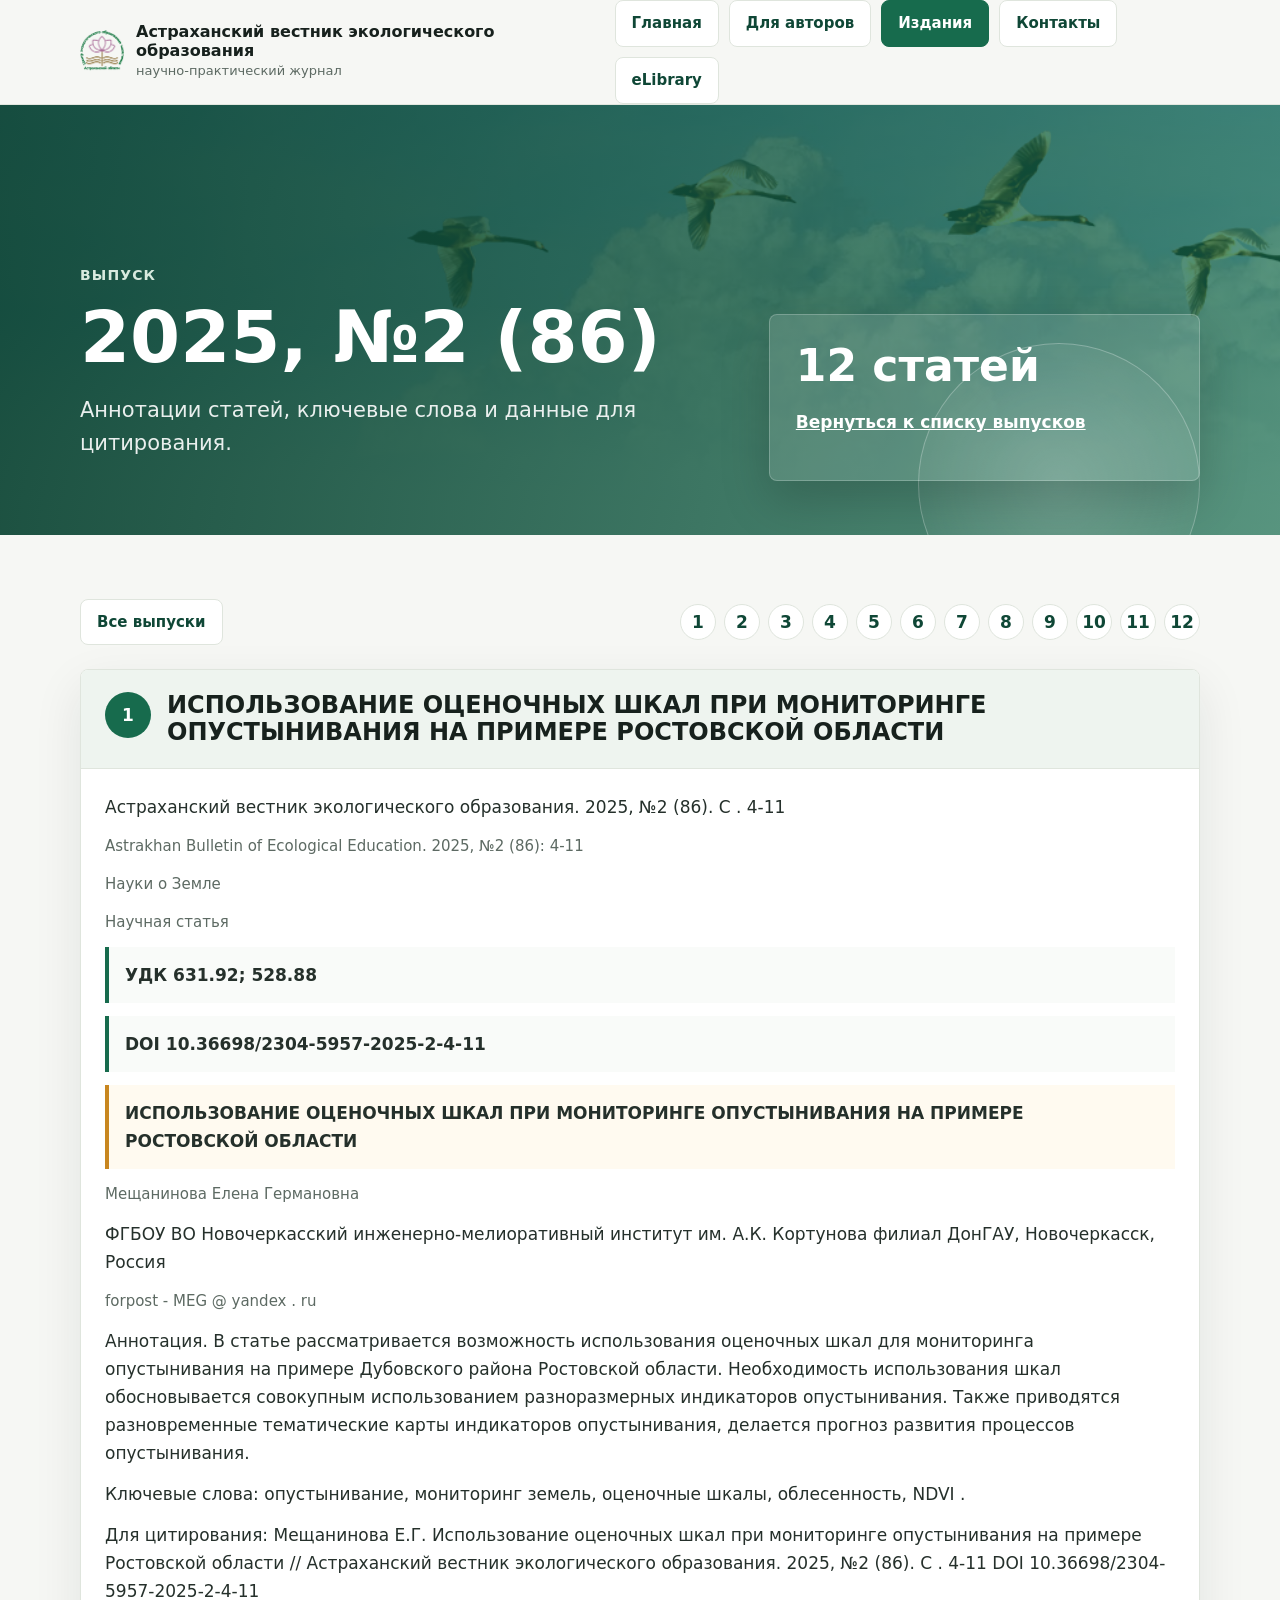
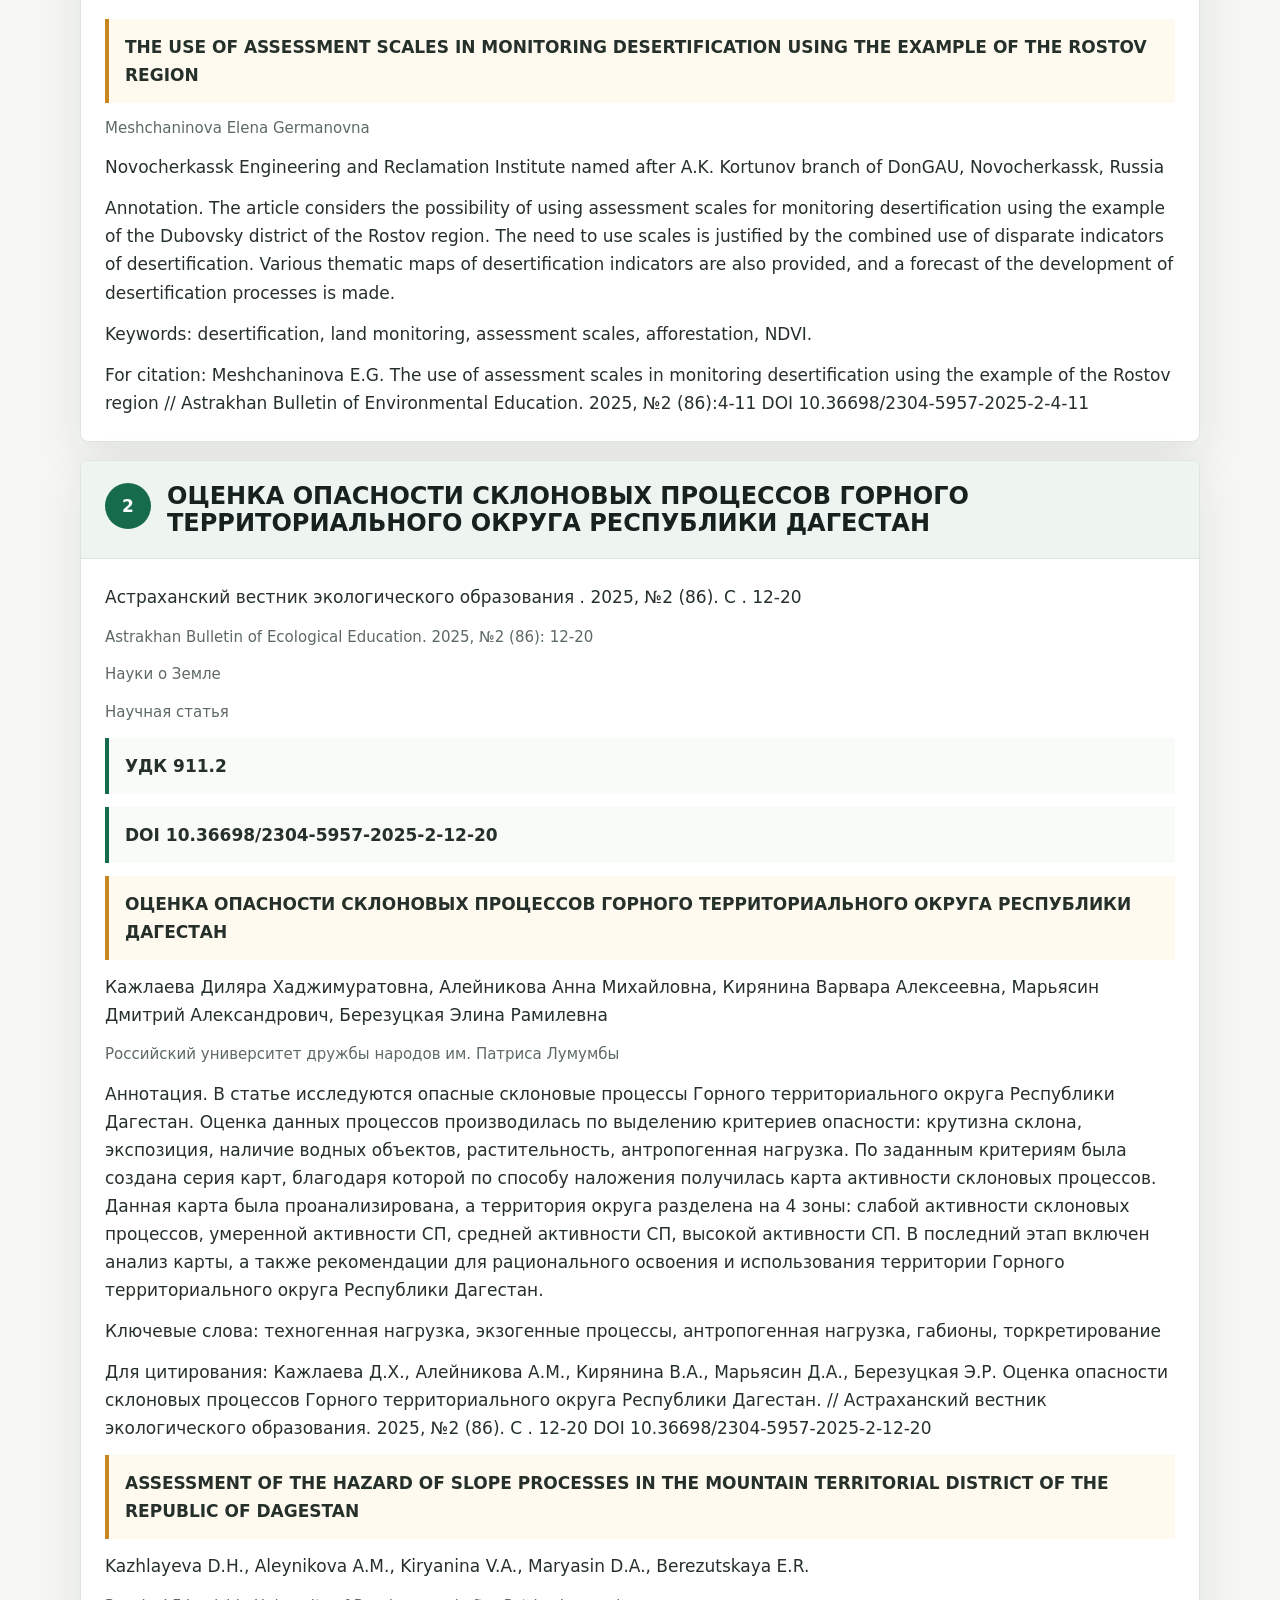
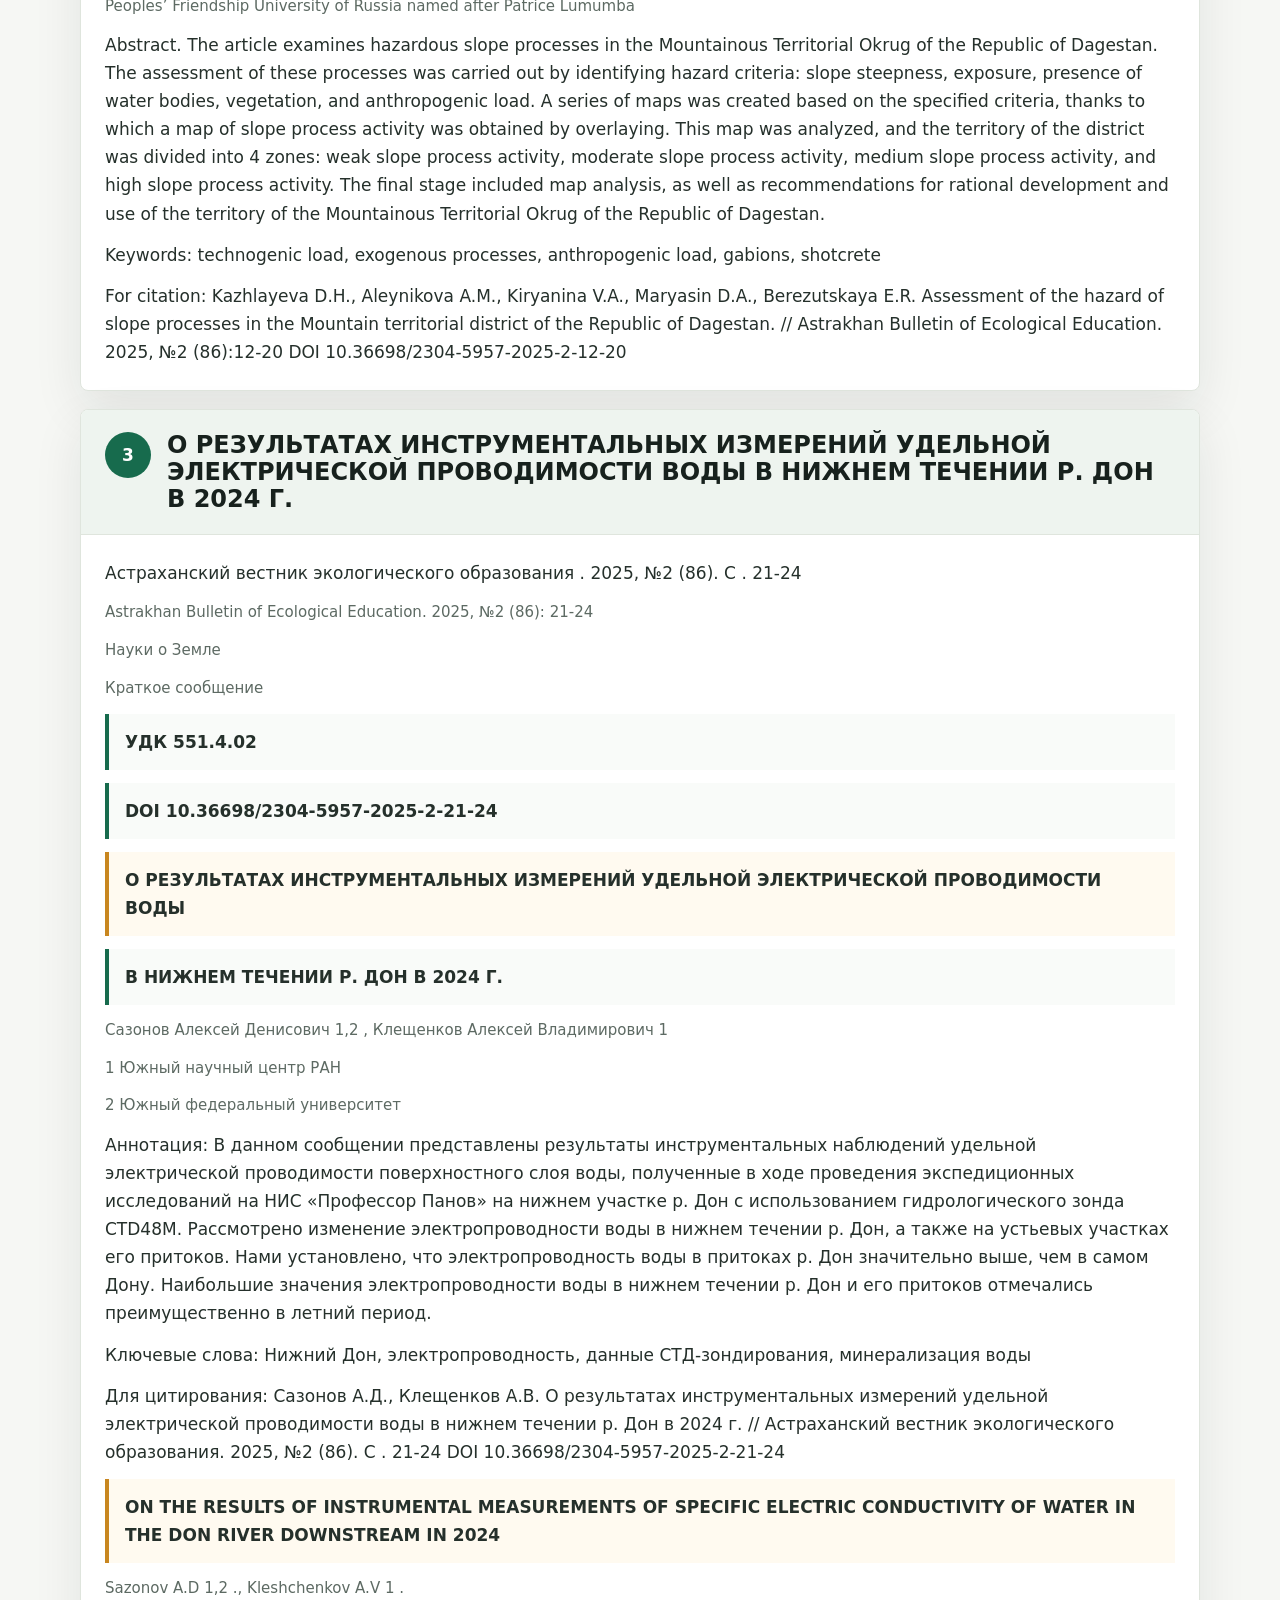
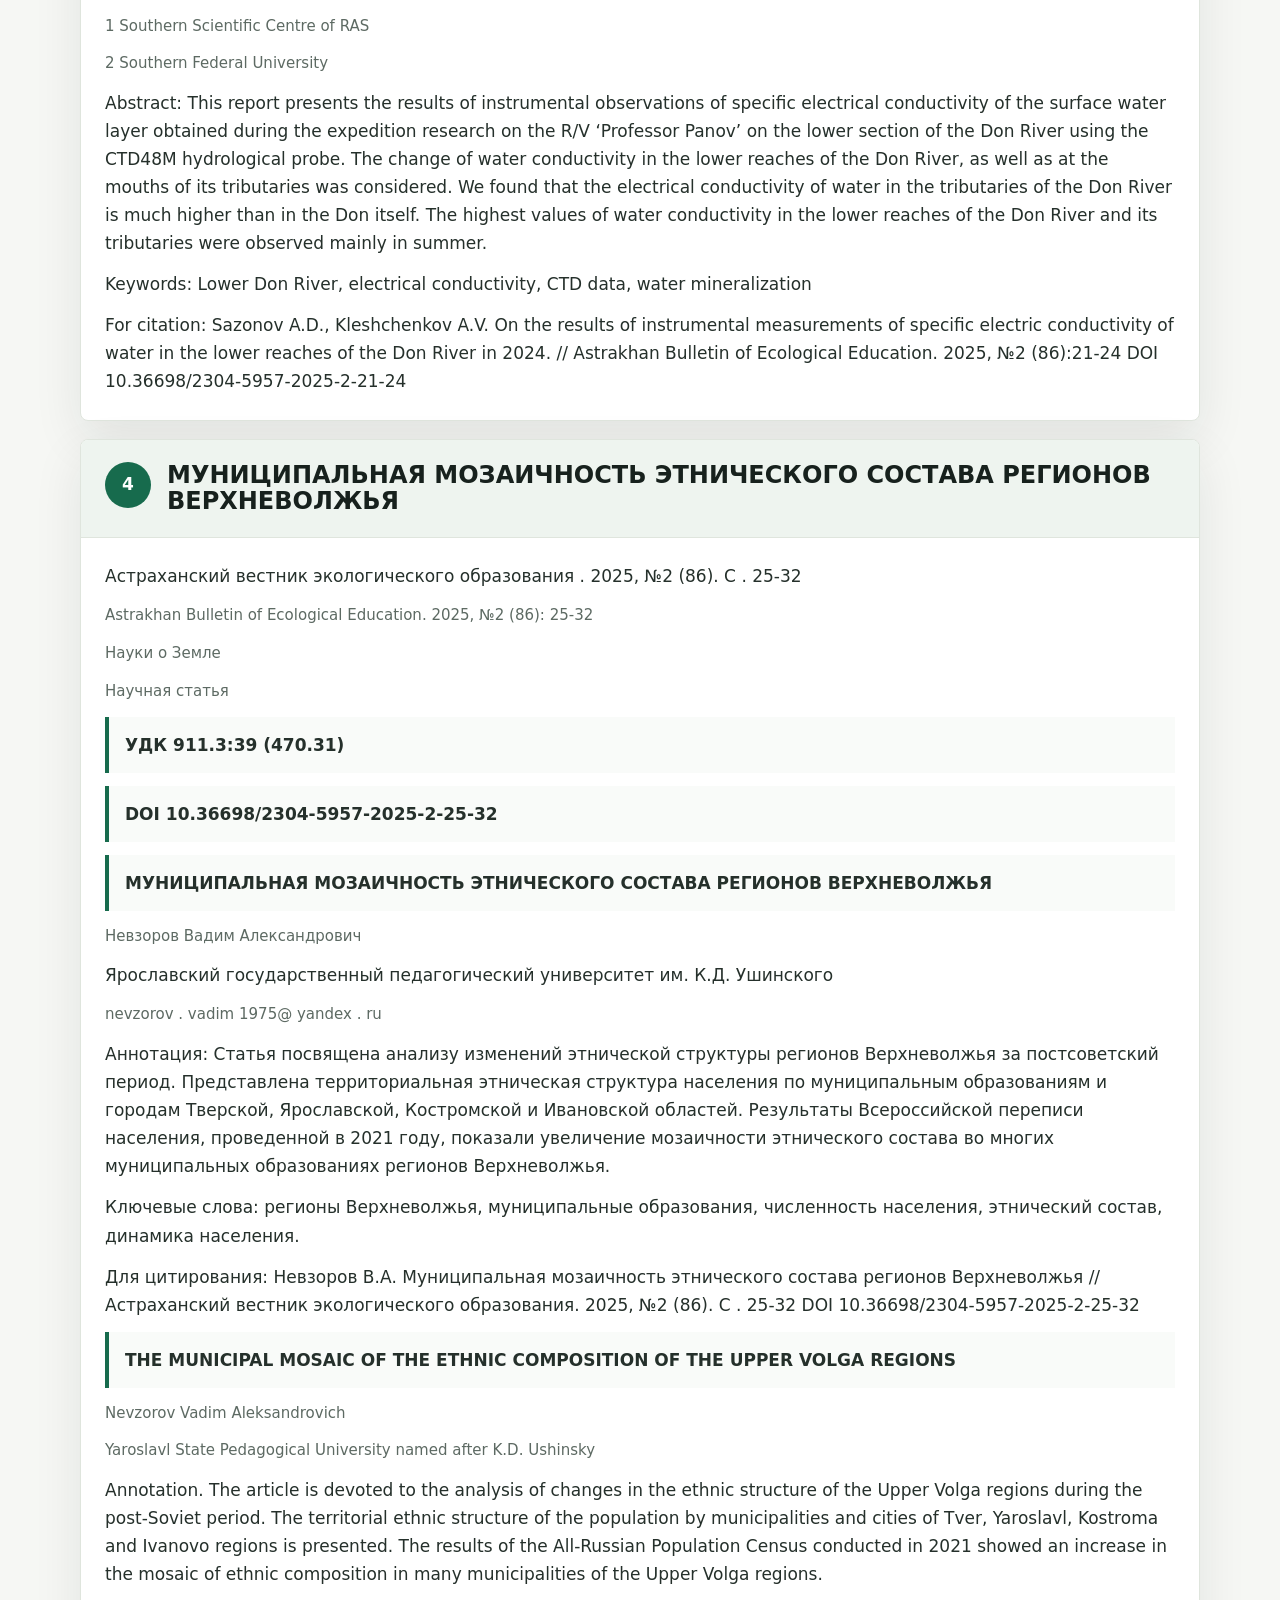
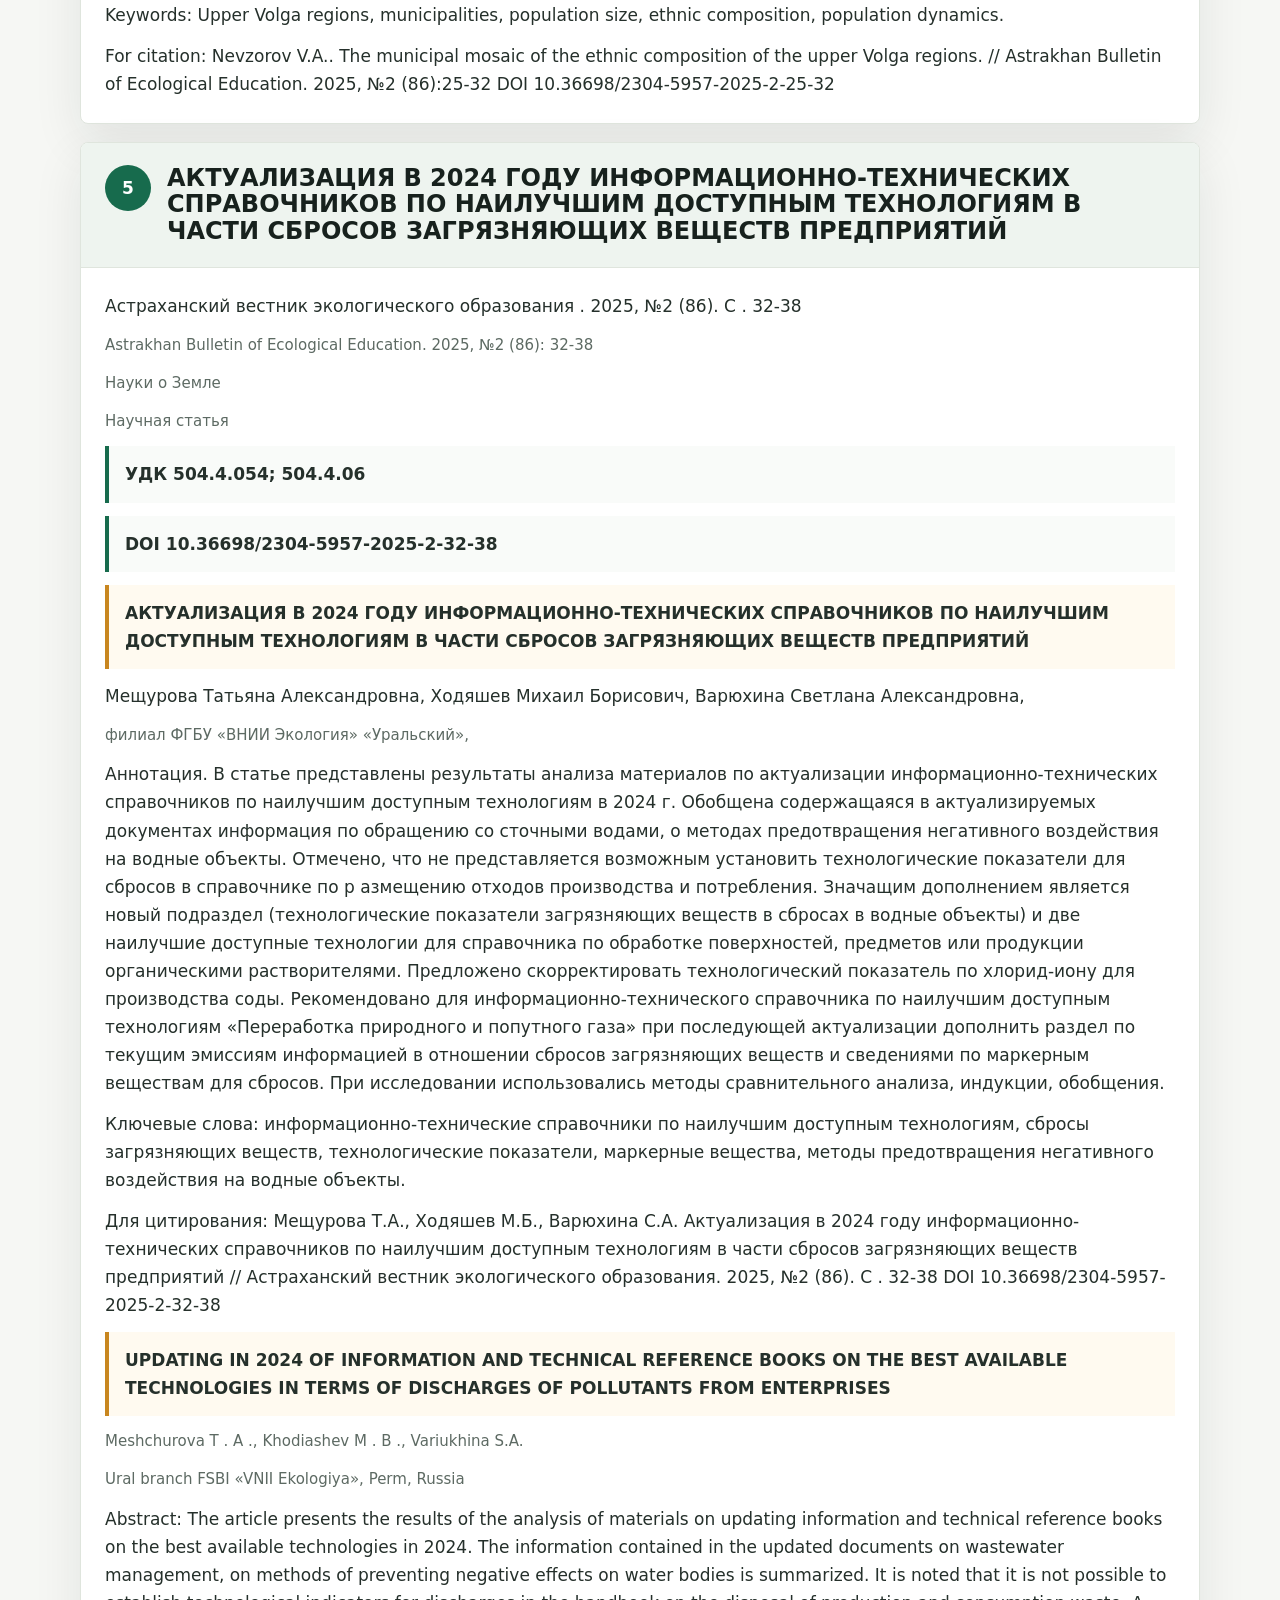
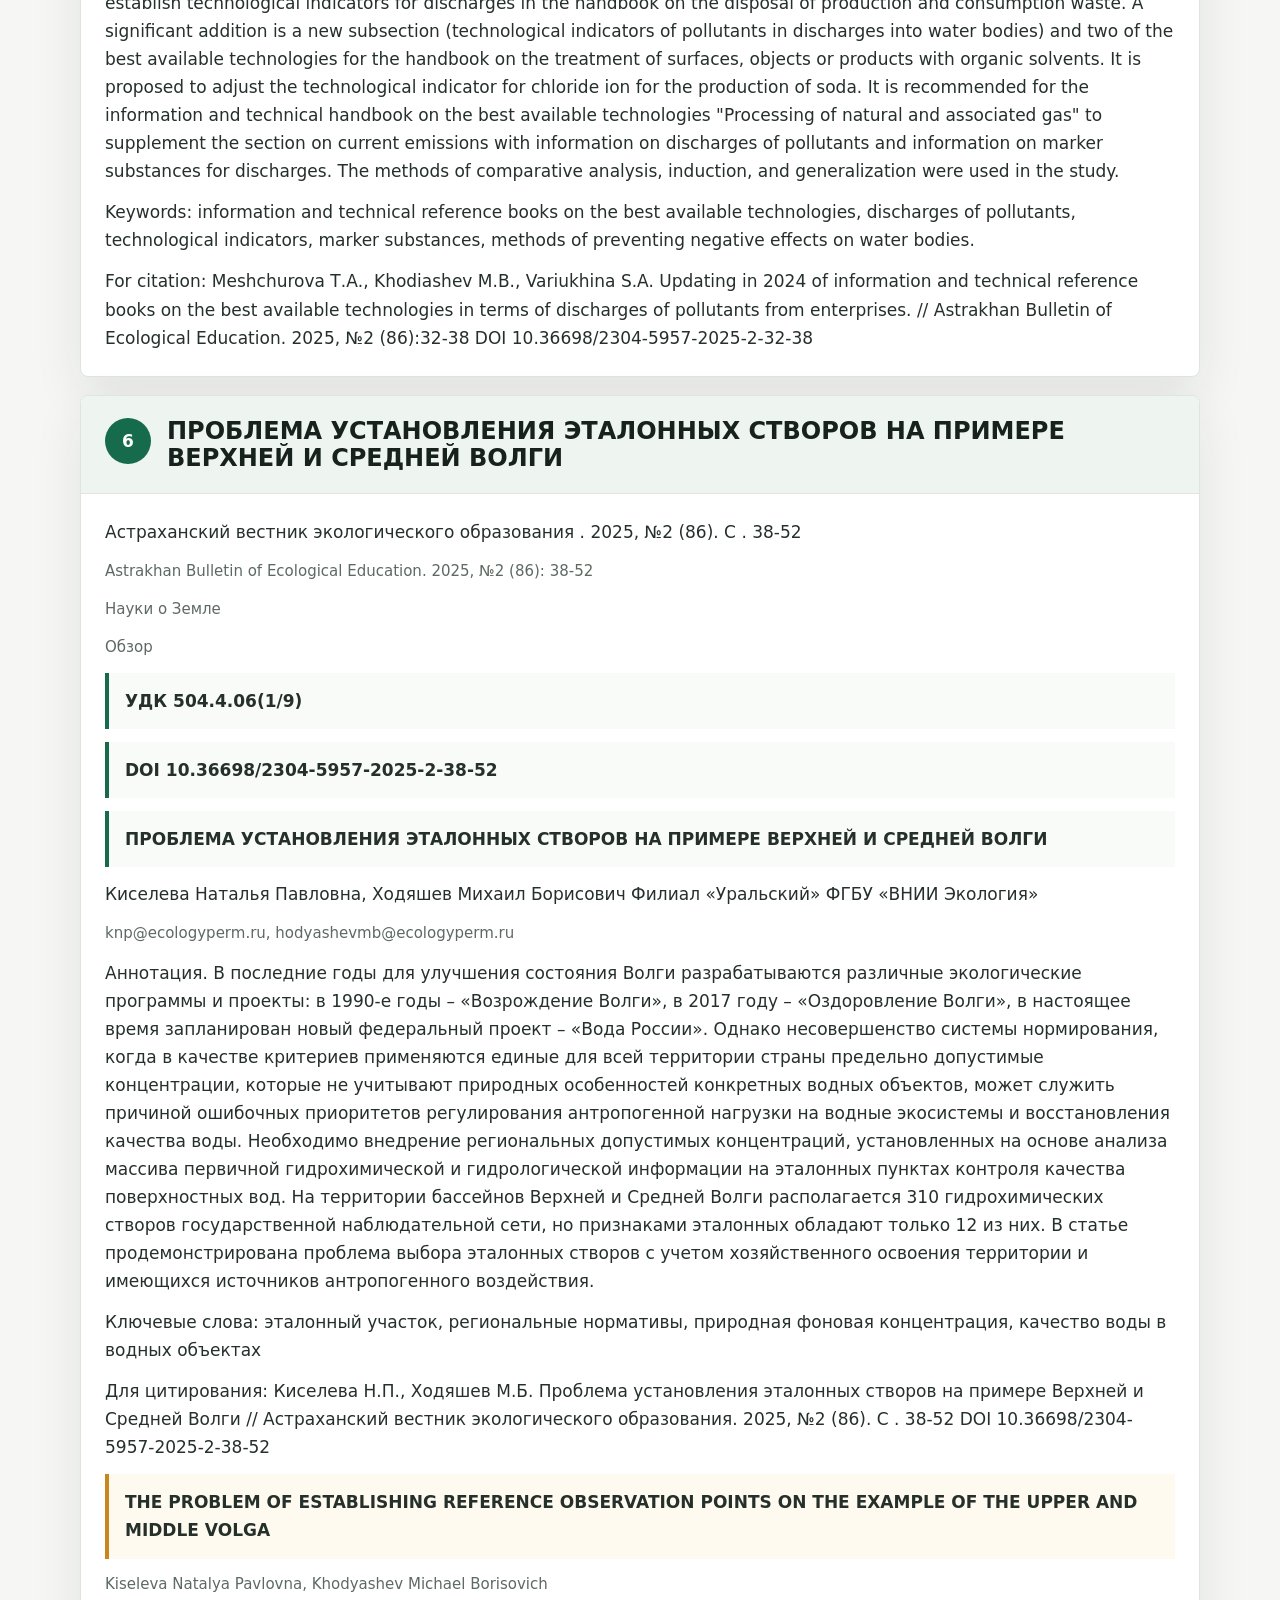
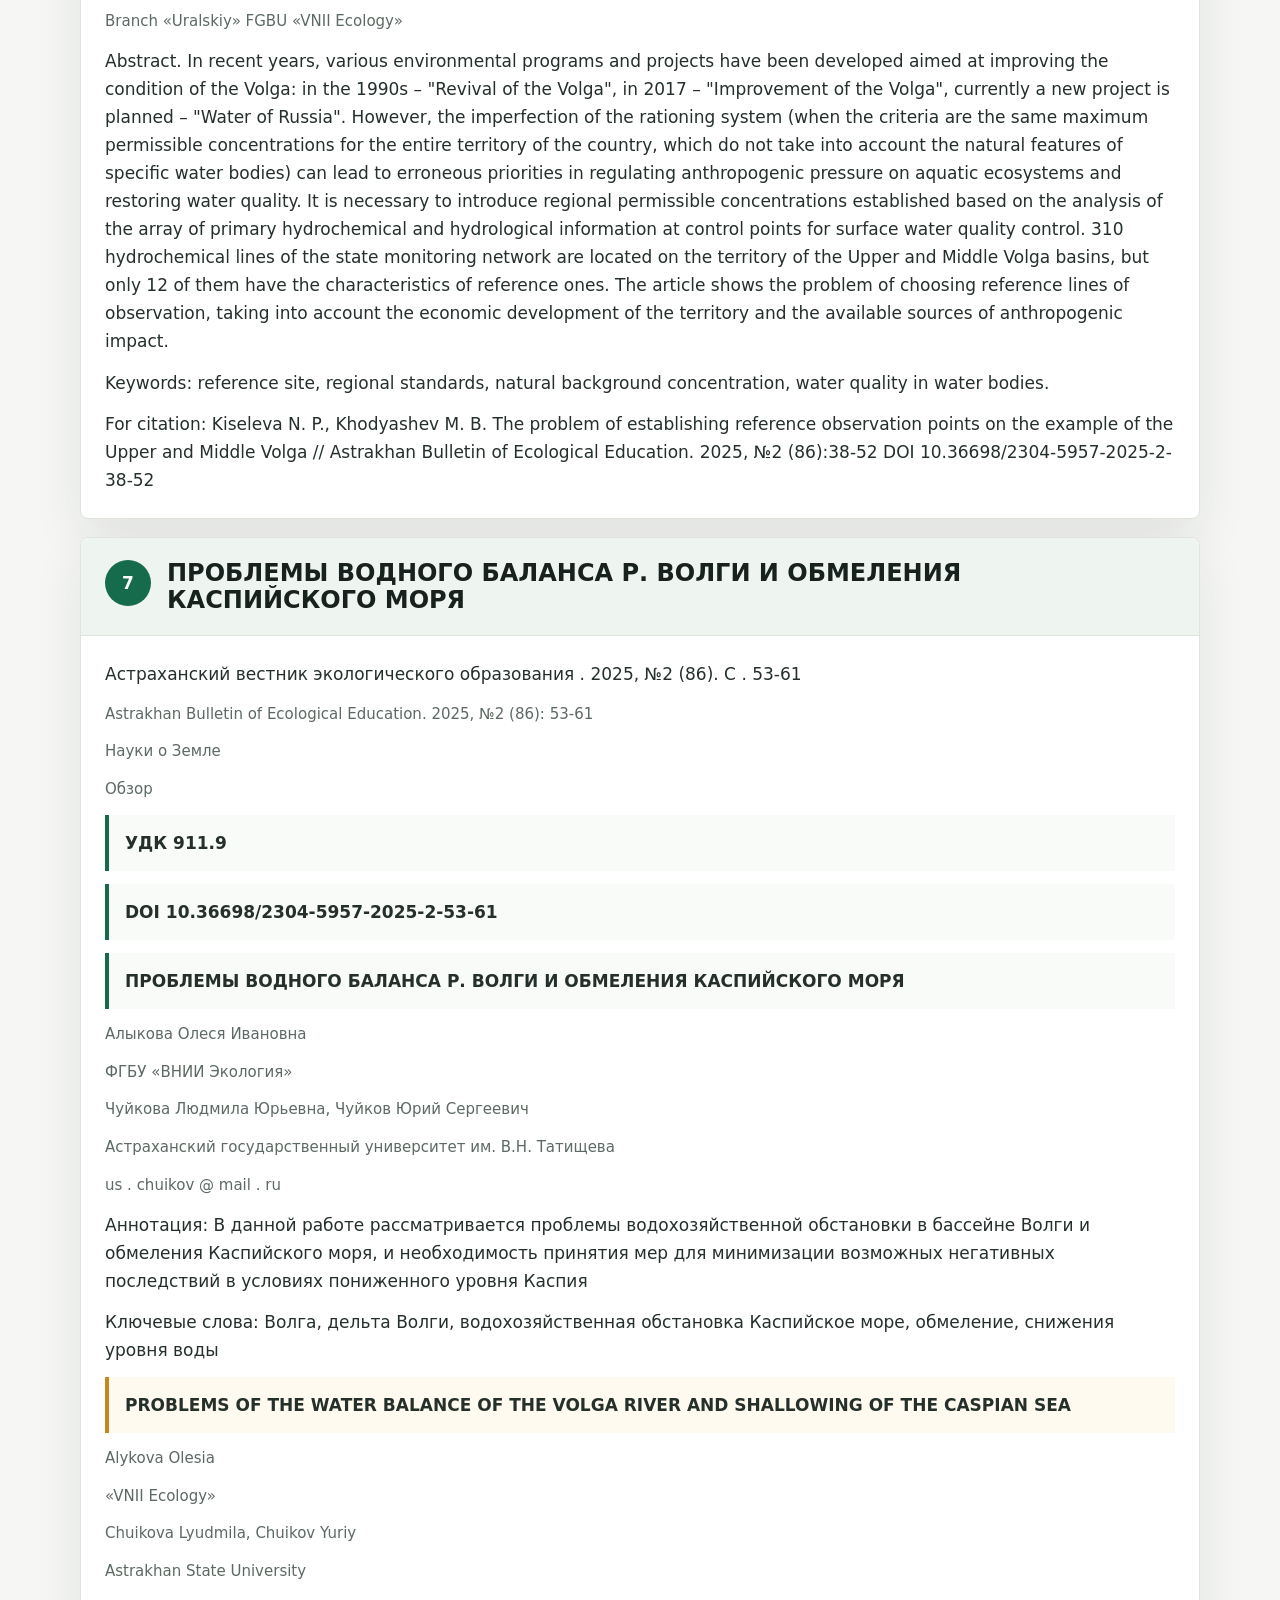
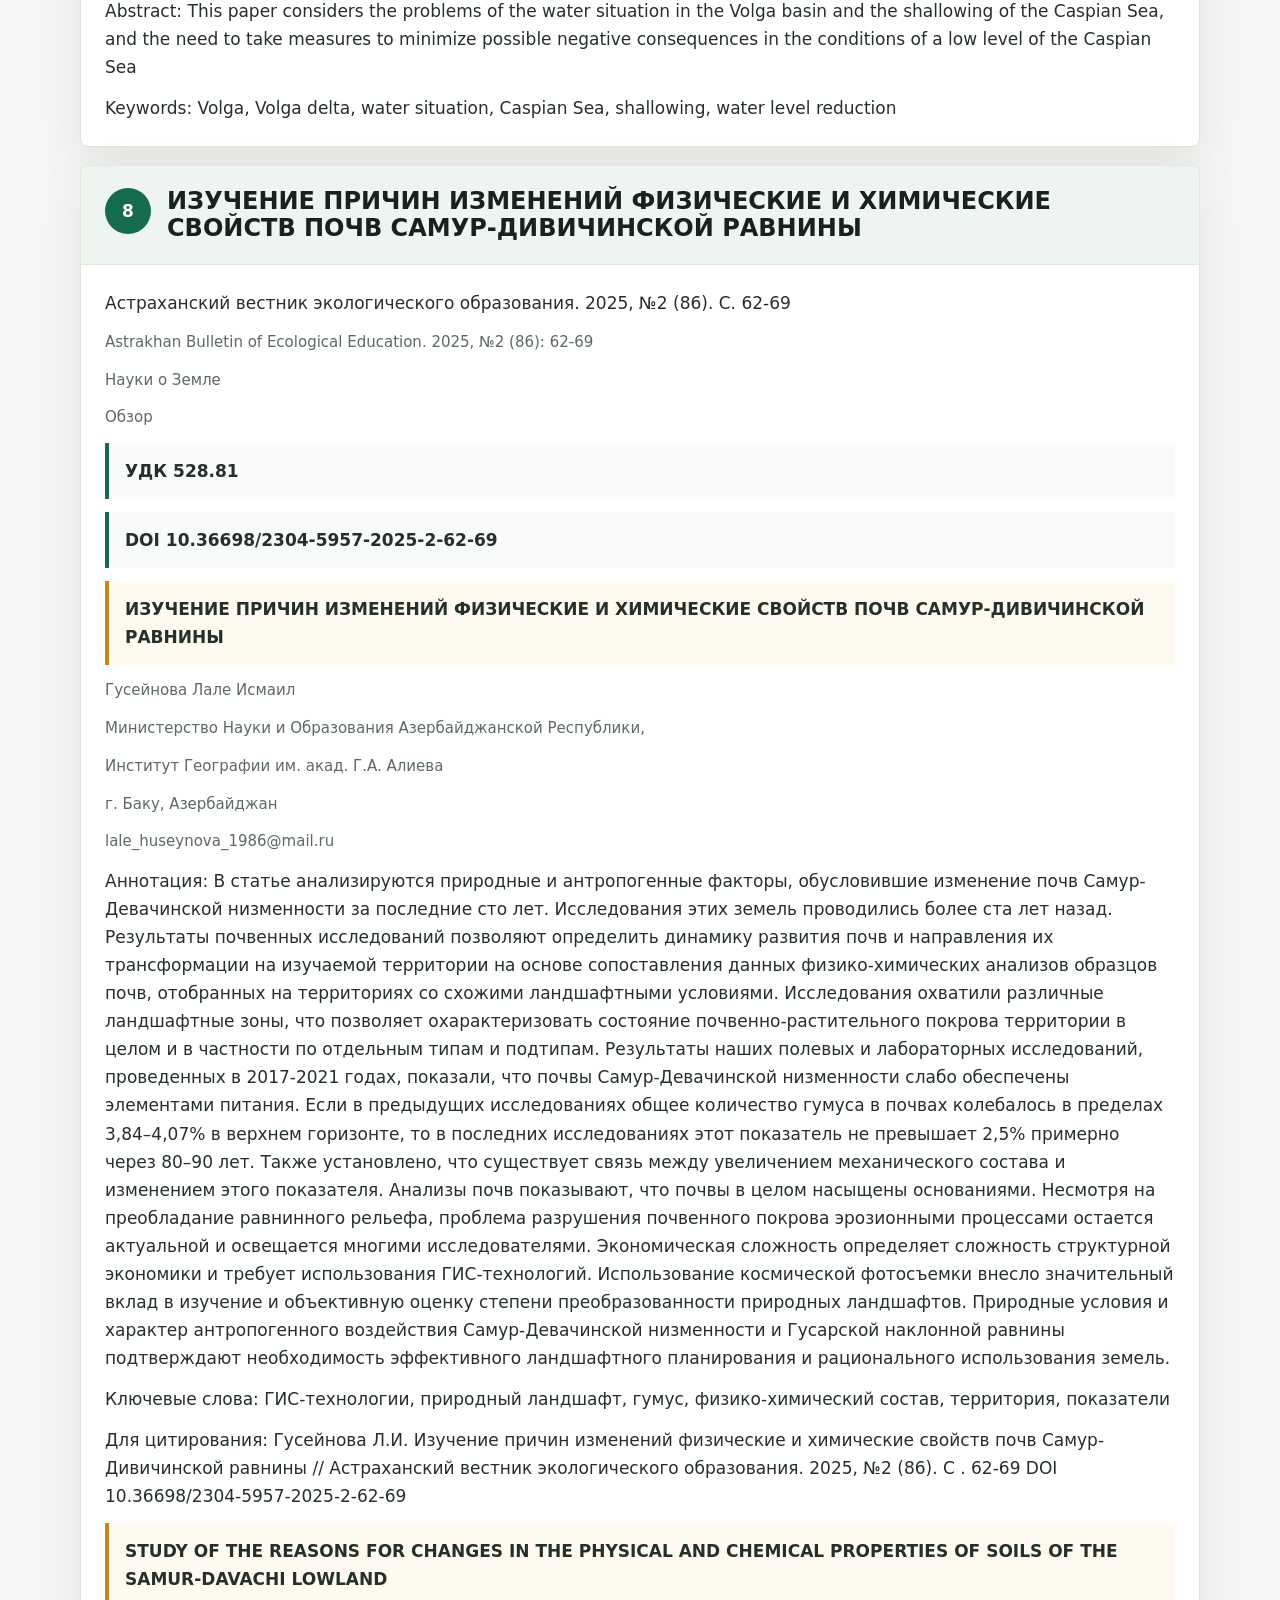
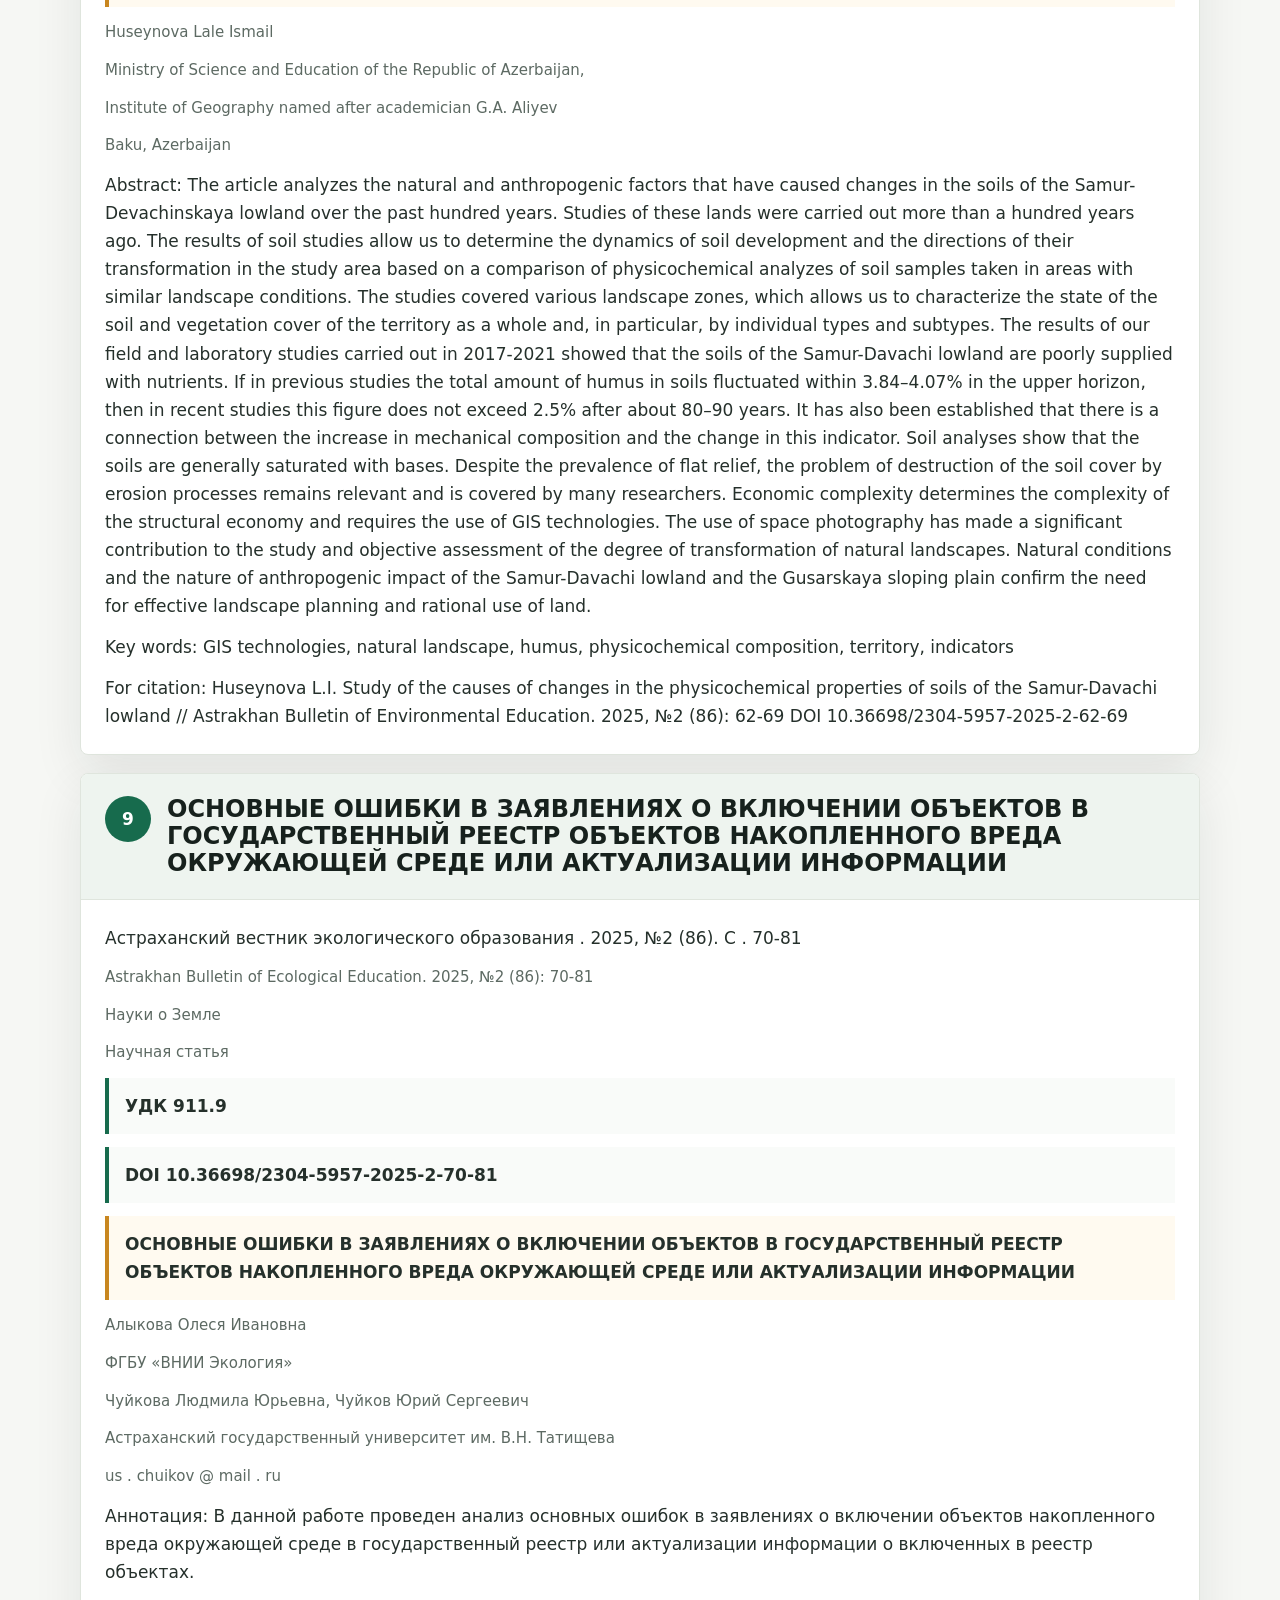
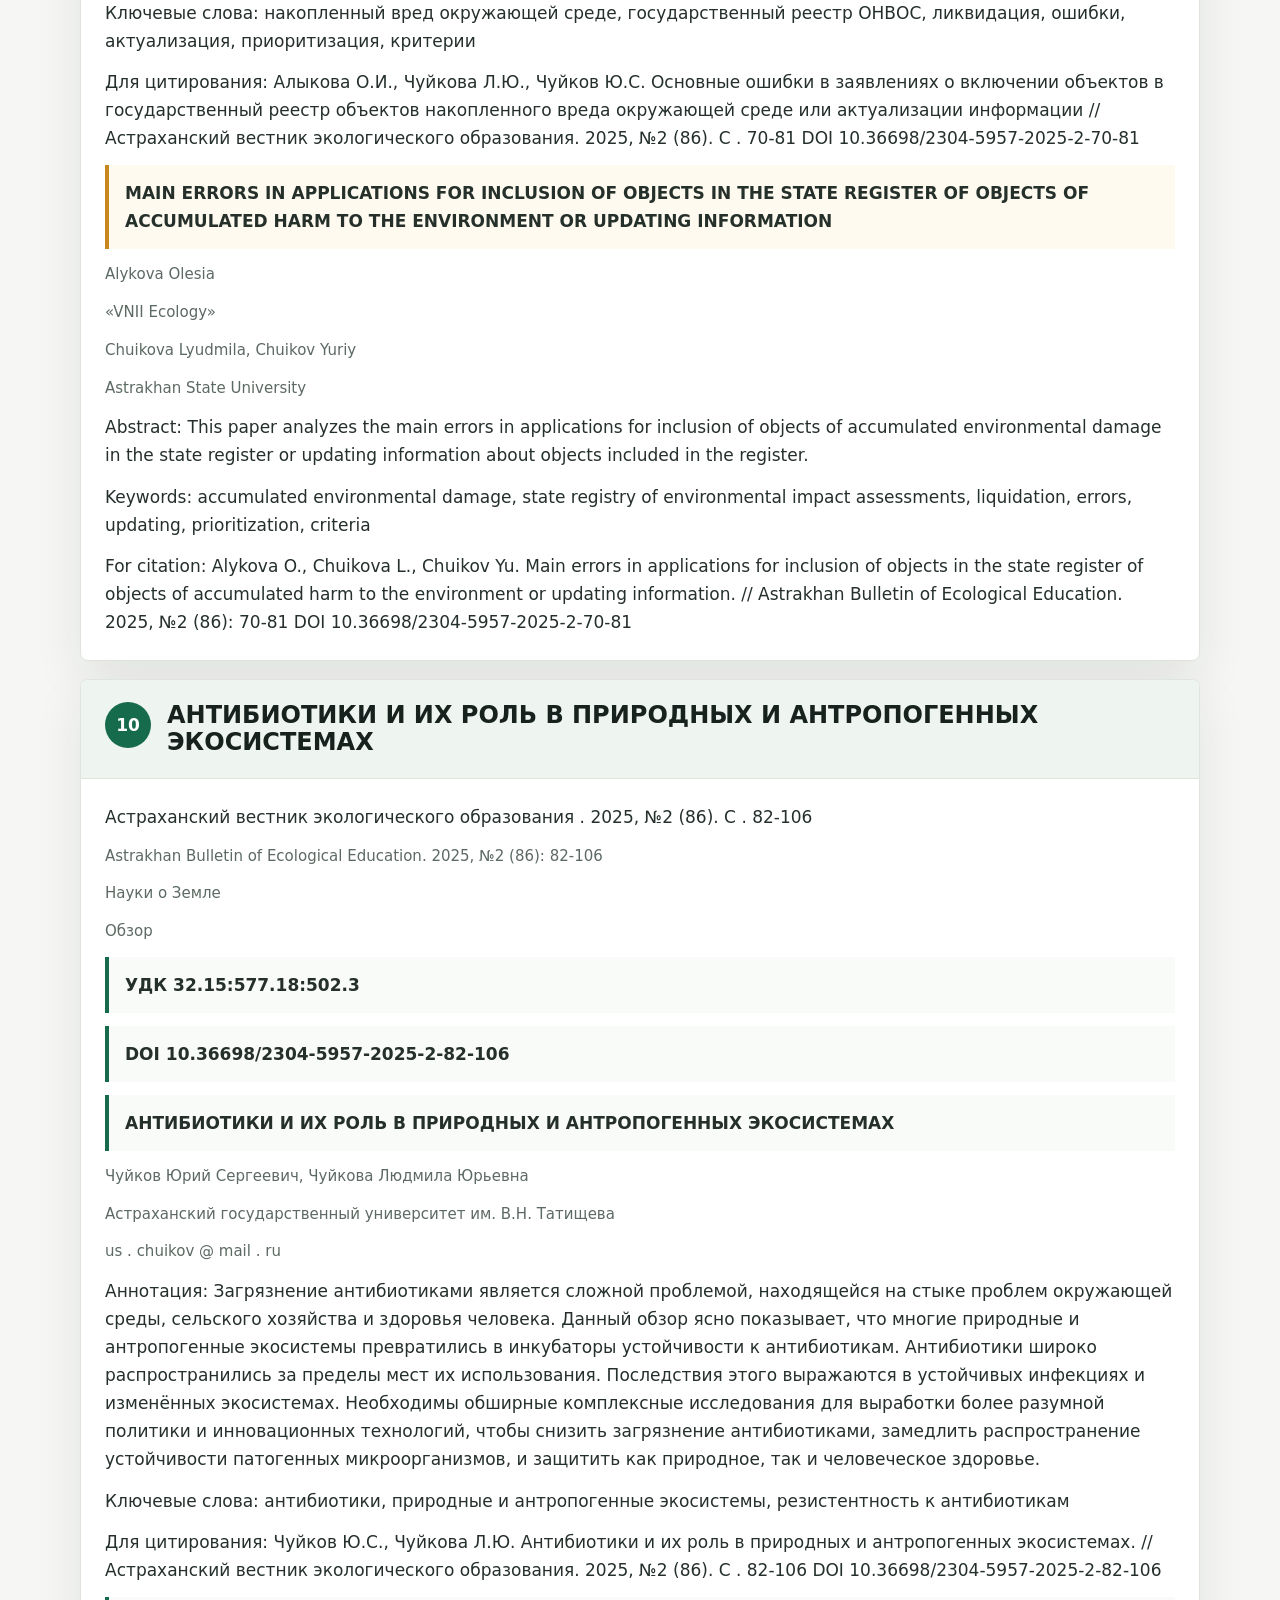
<file: issues/2025-n2-86.html>
<!doctype html>
<html lang="ru">
<head>
  <meta charset="utf-8">
  <meta name="viewport" content="width=device-width, initial-scale=1">
  <title>2025, №2 (86) | Астраханский вестник экологического образования</title>
  <meta name="description" content="Аннотации выпуска 2025, №2 (86)">
  <link rel="stylesheet" href="../css/site.css">
</head>
<body>
<header class="topbar">
  <div class="topbar__inner">
    <a class="brand" href="../index.html">
      <img src="../img/logo.png" alt="" class="brand__logo">
      <span><strong>Астраханский вестник экологического образования</strong><small>научно-практический журнал</small></span>
    </a>
    <nav class="nav" aria-label="Основная навигация">
      <a href="../index.html">Главная</a>
      <a href="../authors.html">Для авторов</a>
      <a href="../issues.html" aria-current="page">Издания</a>
      <a href="../index.html#contacts">Контакты</a>
      <a href="https://elibrary.ru/title_about.asp?id=32463" target="_blank" rel="noopener">eLibrary</a>
    </nav>
  </div>
</header>
<main>
<section class="hero"><div class="hero__inner"><div><p class="eyebrow">Выпуск</p><h1>2025, №2 (86)</h1><p class="lead">Аннотации статей, ключевые слова и данные для цитирования.</p></div><aside class="hero-card"><h2>12 статей</h2><p><a href="../issues.html">Вернуться к списку выпусков</a></p></aside></div></section>
<section class="section"><div class="issue-toolbar"><a class="button" href="../issues.html">Все выпуски</a><nav aria-label="Статьи выпуска"><a href="#article-1">1</a><a href="#article-2">2</a><a href="#article-3">3</a><a href="#article-4">4</a><a href="#article-5">5</a><a href="#article-6">6</a><a href="#article-7">7</a><a href="#article-8">8</a><a href="#article-9">9</a><a href="#article-10">10</a><a href="#article-11">11</a><a href="#article-12">12</a></nav></div><div class="article-list"><article class="article-card" id="article-1"><div class="article-card__head"><span>1</span><h2>ИСПОЛЬЗОВАНИЕ ОЦЕНОЧНЫХ ШКАЛ ПРИ МОНИТОРИНГЕ ОПУСТЫНИВАНИЯ НА ПРИМЕРЕ РОСТОВСКОЙ ОБЛАСТИ</h2></div><div class="article-card__body"><p class="content-paragraph">Астраханский вестник экологического образования. 2025, №2 (86). С . 4-11</p><p class="content-paragraph content-paragraph--small">Astrakhan Bulletin of Ecological Education. 2025, №2 (86): 4-11</p><p class="content-paragraph content-paragraph--small">Науки о Земле</p><p class="content-paragraph content-paragraph--small">Научная статья</p><p class="content-paragraph content-paragraph--strong">УДК 631.92; 528.88</p><p class="content-paragraph content-paragraph--strong">DOI 10.36698/2304-5957-2025-2-4-11</p><p class="content-paragraph content-paragraph--warning">ИСПОЛЬЗОВАНИЕ ОЦЕНОЧНЫХ ШКАЛ ПРИ МОНИТОРИНГЕ ОПУСТЫНИВАНИЯ НА ПРИМЕРЕ РОСТОВСКОЙ ОБЛАСТИ</p><p class="content-paragraph content-paragraph--small">Мещанинова Елена Германовна</p><p class="content-paragraph">ФГБОУ ВО Новочеркасский инженерно-мелиоративный институт им. А.К. Кортунова филиал ДонГАУ, Новочеркасск, Россия</p><p class="content-paragraph content-paragraph--small">forpost - MEG @ yandex . ru</p><p class="content-paragraph">Аннотация. В статье рассматривается возможность использования оценочных шкал для мониторинга опустынивания на примере Дубовского района Ростовской области. Необходимость использования шкал обосновывается совокупным использованием разноразмерных индикаторов опустынивания. Также приводятся разновременные тематические карты индикаторов опустынивания, делается прогноз развития процессов опустынивания.</p><p class="content-paragraph">Ключевые слова: опустынивание, мониторинг земель, оценочные шкалы, облесенность, NDVI .</p><p class="content-paragraph">Для цитирования: Мещанинова Е.Г. Использование оценочных шкал при мониторинге опустынивания на примере Ростовской области // Астраханский вестник экологического образования. 2025, №2 (86). С . 4-11 DOI 10.36698/2304-5957-2025-2-4-11</p><p class="content-paragraph content-paragraph--warning">THE USE OF ASSESSMENT SCALES IN MONITORING DESERTIFICATION USING THE EXAMPLE OF THE ROSTOV REGION</p><p class="content-paragraph content-paragraph--small">Meshchaninova Elena Germanovna</p><p class="content-paragraph">Novocherkassk Engineering and Reclamation Institute named after A.K. Kortunov branch of DonGAU, Novocherkassk, Russia</p><p class="content-paragraph">Annotation. The article considers the possibility of using assessment scales for monitoring desertification using the example of the Dubovsky district of the Rostov region. The need to use scales is justified by the combined use of disparate indicators of desertification. Various thematic maps of desertification indicators are also provided, and a forecast of the development of desertification processes is made.</p><p class="content-paragraph">Keywords: desertification, land monitoring, assessment scales, afforestation, NDVI.</p><p class="content-paragraph">For citation: Meshchaninova E.G. The use of assessment scales in monitoring desertification using the example of the Rostov region // Astrakhan Bulletin of Environmental Education. 2025, №2 (86):4-11 DOI 10.36698/2304-5957-2025-2-4-11</p></div></article><article class="article-card" id="article-2"><div class="article-card__head"><span>2</span><h2>ОЦЕНКА ОПАСНОСТИ СКЛОНОВЫХ ПРОЦЕССОВ ГОРНОГО ТЕРРИТОРИАЛЬНОГО ОКРУГА РЕСПУБЛИКИ ДАГЕСТАН</h2></div><div class="article-card__body"><p class="content-paragraph">Астраханский вестник экологического образования . 2025, №2 (86). С . 12-20</p><p class="content-paragraph content-paragraph--small">Astrakhan Bulletin of Ecological Education. 2025, №2 (86): 12-20</p><p class="content-paragraph content-paragraph--small">Науки о Земле</p><p class="content-paragraph content-paragraph--small">Научная статья</p><p class="content-paragraph content-paragraph--strong">УДК 911.2</p><p class="content-paragraph content-paragraph--strong">DOI 10.36698/2304-5957-2025-2-12-20</p><p class="content-paragraph content-paragraph--warning">ОЦЕНКА ОПАСНОСТИ СКЛОНОВЫХ ПРОЦЕССОВ ГОРНОГО ТЕРРИТОРИАЛЬНОГО ОКРУГА РЕСПУБЛИКИ ДАГЕСТАН</p><p class="content-paragraph">Кажлаева Диляра Хаджимуратовна, Алейникова Анна Михайловна, Кирянина Варвара Алексеевна, Марьясин Дмитрий Александрович, Березуцкая Элина Рамилевна</p><p class="content-paragraph content-paragraph--small">Российский университет дружбы народов им. Патриса Лумумбы</p><p class="content-paragraph">Аннотация. В статье исследуются опасные склоновые процессы Горного территориального округа Республики Дагестан. Оценка данных процессов производилась по выделению критериев опасности: крутизна склона, экспозиция, наличие водных объектов, растительность, антропогенная нагрузка. По заданным критериям была создана серия карт, благодаря которой по способу наложения получилась карта активности склоновых процессов. Данная карта была проанализирована, а территория округа разделена на 4 зоны: слабой активности склоновых процессов, умеренной активности СП, средней активности СП, высокой активности СП. В последний этап включен анализ карты, а также рекомендации для рационального освоения и использования территории Горного территориального округа Республики Дагестан.</p><p class="content-paragraph">Ключевые слова: техногенная нагрузка, экзогенные процессы, антропогенная нагрузка, габионы, торкретирование</p><p class="content-paragraph">Для цитирования: Кажлаева Д.Х., Алейникова А.М., Кирянина В.А., Марьясин Д.А., Березуцкая Э.Р. Оценка опасности склоновых процессов Горного территориального округа Республики Дагестан. // Астраханский вестник экологического образования. 2025, №2 (86). С . 12-20 DOI 10.36698/2304-5957-2025-2-12-20</p><p class="content-paragraph content-paragraph--warning">ASSESSMENT OF THE HAZARD OF SLOPE PROCESSES IN THE MOUNTAIN TERRITORIAL DISTRICT OF THE REPUBLIC OF DAGESTAN</p><p class="content-paragraph">Kazhlayeva D.H., Aleynikova A.M., Kiryanina V.A., Maryasin D.A., Berezutskaya E.R.</p><p class="content-paragraph content-paragraph--small">Peoples’ Friendship University of Russia named after Patrice Lumumba</p><p class="content-paragraph">Abstract. The article examines hazardous slope processes in the Mountainous Territorial Okrug of the Republic of Dagestan. The assessment of these processes was carried out by identifying hazard criteria: slope steepness, exposure, presence of water bodies, vegetation, and anthropogenic load. A series of maps was created based on the specified criteria, thanks to which a map of slope process activity was obtained by overlaying. This map was analyzed, and the territory of the district was divided into 4 zones: weak slope process activity, moderate slope process activity, medium slope process activity, and high slope process activity. The final stage included map analysis, as well as recommendations for rational development and use of the territory of the Mountainous Territorial Okrug of the Republic of Dagestan.</p><p class="content-paragraph">Keywords: technogenic load, exogenous processes, anthropogenic load, gabions, shotcrete</p><p class="content-paragraph">For citation: Kazhlayeva D.H., Aleynikova A.M., Kiryanina V.A., Maryasin D.A., Berezutskaya E.R. Assessment of the hazard of slope processes in the Mountain territorial district of the Republic of Dagestan. // Astrakhan Bulletin of Ecological Education. 2025, №2 (86):12-20 DOI 10.36698/2304-5957-2025-2-12-20</p></div></article><article class="article-card" id="article-3"><div class="article-card__head"><span>3</span><h2>О РЕЗУЛЬТАТАХ ИНСТРУМЕНТАЛЬНЫХ ИЗМЕРЕНИЙ УДЕЛЬНОЙ ЭЛЕКТРИЧЕСКОЙ ПРОВОДИМОСТИ ВОДЫ В НИЖНЕМ ТЕЧЕНИИ Р. ДОН В 2024 Г.</h2></div><div class="article-card__body"><p class="content-paragraph">Астраханский вестник экологического образования . 2025, №2 (86). С . 21-24</p><p class="content-paragraph content-paragraph--small">Astrakhan Bulletin of Ecological Education. 2025, №2 (86): 21-24</p><p class="content-paragraph content-paragraph--small">Науки о Земле</p><p class="content-paragraph content-paragraph--small">Краткое сообщение</p><p class="content-paragraph content-paragraph--strong">УДК 551.4.02</p><p class="content-paragraph content-paragraph--strong">DOI 10.36698/2304-5957-2025-2-21-24</p><p class="content-paragraph content-paragraph--warning">О РЕЗУЛЬТАТАХ ИНСТРУМЕНТАЛЬНЫХ ИЗМЕРЕНИЙ УДЕЛЬНОЙ ЭЛЕКТРИЧЕСКОЙ ПРОВОДИМОСТИ ВОДЫ</p><p class="content-paragraph content-paragraph--strong">В НИЖНЕМ ТЕЧЕНИИ Р. ДОН В 2024 Г.</p><p class="content-paragraph content-paragraph--small">Сазонов Алексей Денисович 1,2 , Клещенков Алексей Владимирович 1</p><p class="content-paragraph content-paragraph--small">1 Южный научный центр РАН</p><p class="content-paragraph content-paragraph--small">2 Южный федеральный университет</p><p class="content-paragraph">Аннотация: В данном сообщении представлены результаты инструментальных наблюдений удельной электрической проводимости поверхностного слоя воды, полученные в ходе проведения экспедиционных исследований на НИС «Профессор Панов» на нижнем участке р. Дон с использованием гидрологического зонда CTD48M. Рассмотрено изменение электропроводности воды в нижнем течении р. Дон, а также на устьевых участках его притоков. Нами установлено, что электропроводность воды в притоках р. Дон значительно выше, чем в самом Дону. Наибольшие значения электропроводности воды в нижнем течении р. Дон и его притоков отмечались преимущественно в летний период.</p><p class="content-paragraph">Ключевые слова: Нижний Дон, электропроводность, данные СТД-зондирования, минерализация воды</p><p class="content-paragraph">Для цитирования: Сазонов А.Д., Клещенков А.В. О результатах инструментальных измерений удельной электрической проводимости воды в нижнем течении р. Дон в 2024 г. // Астраханский вестник экологического образования. 2025, №2 (86). С . 21-24 DOI 10.36698/2304-5957-2025-2-21-24</p><p class="content-paragraph content-paragraph--warning">ON THE RESULTS OF INSTRUMENTAL MEASUREMENTS OF SPECIFIC ELECTRIC CONDUCTIVITY OF WATER IN THE DON RIVER DOWNSTREAM IN 2024</p><p class="content-paragraph content-paragraph--small">Sazonov A.D 1,2 ., Kleshchenkov A.V 1 .</p><p class="content-paragraph content-paragraph--small">1 Southern Scientific Centre of RAS</p><p class="content-paragraph content-paragraph--small">2 Southern Federal University</p><p class="content-paragraph">Abstract: This report presents the results of instrumental observations of specific electrical conductivity of the surface water layer obtained during the expedition research on the R/V ‘Professor Panov’ on the lower section of the Don River using the CTD48M hydrological probe. The change of water conductivity in the lower reaches of the Don River, as well as at the mouths of its tributaries was considered. We found that the electrical conductivity of water in the tributaries of the Don River is much higher than in the Don itself. The highest values of water conductivity in the lower reaches of the Don River and its tributaries were observed mainly in summer.</p><p class="content-paragraph">Keywords: Lower Don River, electrical conductivity, CTD data, water mineralization</p><p class="content-paragraph">For citation: Sazonov A.D., Kleshchenkov A.V. On the results of instrumental measurements of specific electric conductivity of water in the lower reaches of the Don River in 2024. // Astrakhan Bulletin of Ecological Education. 2025, №2 (86):21-24 DOI 10.36698/2304-5957-2025-2-21-24</p></div></article><article class="article-card" id="article-4"><div class="article-card__head"><span>4</span><h2>МУНИЦИПАЛЬНАЯ МОЗАИЧНОСТЬ ЭТНИЧЕСКОГО СОСТАВА РЕГИОНОВ ВЕРХНЕВОЛЖЬЯ</h2></div><div class="article-card__body"><p class="content-paragraph">Астраханский вестник экологического образования . 2025, №2 (86). С . 25-32</p><p class="content-paragraph content-paragraph--small">Astrakhan Bulletin of Ecological Education. 2025, №2 (86): 25-32</p><p class="content-paragraph content-paragraph--small">Науки о Земле</p><p class="content-paragraph content-paragraph--small">Научная статья</p><p class="content-paragraph content-paragraph--strong">УДК 911.3:39 (470.31)</p><p class="content-paragraph content-paragraph--strong">DOI 10.36698/2304-5957-2025-2-25-32</p><p class="content-paragraph content-paragraph--strong">МУНИЦИПАЛЬНАЯ МОЗАИЧНОСТЬ ЭТНИЧЕСКОГО СОСТАВА РЕГИОНОВ ВЕРХНЕВОЛЖЬЯ</p><p class="content-paragraph content-paragraph--small">Невзоров Вадим Александрович</p><p class="content-paragraph">Ярославский государственный педагогический университет им. К.Д. Ушинского</p><p class="content-paragraph content-paragraph--small">nevzorov . vadim 1975@ yandex . ru</p><p class="content-paragraph">Аннотация: Статья посвящена анализу изменений этнической структуры регионов Верхневолжья за постсоветский период. Представлена территориальная этническая структура населения по муниципальным образованиям и городам Тверской, Ярославской, Костромской и Ивановской областей. Результаты Всероссийской переписи населения, проведенной в 2021 году, показали увеличение мозаичности этнического состава во многих муниципальных образованиях регионов Верхневолжья.</p><p class="content-paragraph">Ключевые слова: регионы Верхневолжья, муниципальные образования, численность населения, этнический состав, динамика населения.</p><p class="content-paragraph">Для цитирования: Невзоров В.А. Муниципальная мозаичность этнического состава регионов Верхневолжья // Астраханский вестник экологического образования. 2025, №2 (86). С . 25-32 DOI 10.36698/2304-5957-2025-2-25-32</p><p class="content-paragraph content-paragraph--strong">THE MUNICIPAL MOSAIC OF THE ETHNIC COMPOSITION OF THE UPPER VOLGA REGIONS</p><p class="content-paragraph content-paragraph--small">Nevzorov Vadim Aleksandrovich</p><p class="content-paragraph content-paragraph--small">Yaroslavl State Pedagogical University named after K.D. Ushinsky</p><p class="content-paragraph">Annotation. The article is devoted to the analysis of changes in the ethnic structure of the Upper Volga regions during the post-Soviet period. The territorial ethnic structure of the population by municipalities and cities of Tver, Yaroslavl, Kostroma and Ivanovo regions is presented. The results of the All-Russian Population Census conducted in 2021 showed an increase in the mosaic of ethnic composition in many municipalities of the Upper Volga regions.</p><p class="content-paragraph">Keywords: Upper Volga regions, municipalities, population size, ethnic composition, population dynamics.</p><p class="content-paragraph">For citation: Nevzorov V.A.. The municipal mosaic of the ethnic composition of the upper Volga regions. // Astrakhan Bulletin of Ecological Education. 2025, №2 (86):25-32 DOI 10.36698/2304-5957-2025-2-25-32</p></div></article><article class="article-card" id="article-5"><div class="article-card__head"><span>5</span><h2>АКТУАЛИЗАЦИЯ В 2024 ГОДУ ИНФОРМАЦИОННО-ТЕХНИЧЕСКИХ СПРАВОЧНИКОВ ПО НАИЛУЧШИМ ДОСТУПНЫМ ТЕХНОЛОГИЯМ В ЧАСТИ СБРОСОВ ЗАГРЯЗНЯЮЩИХ ВЕЩЕСТВ ПРЕДПРИЯТИЙ</h2></div><div class="article-card__body"><p class="content-paragraph">Астраханский вестник экологического образования . 2025, №2 (86). С . 32-38</p><p class="content-paragraph content-paragraph--small">Astrakhan Bulletin of Ecological Education. 2025, №2 (86): 32-38</p><p class="content-paragraph content-paragraph--small">Науки о Земле</p><p class="content-paragraph content-paragraph--small">Научная статья</p><p class="content-paragraph content-paragraph--strong">УДК 504.4.054; 504.4.06</p><p class="content-paragraph content-paragraph--strong">DOI 10.36698/2304-5957-2025-2-32-38</p><p class="content-paragraph content-paragraph--warning">АКТУАЛИЗАЦИЯ В 2024 ГОДУ ИНФОРМАЦИОННО-ТЕХНИЧЕСКИХ СПРАВОЧНИКОВ ПО НАИЛУЧШИМ ДОСТУПНЫМ ТЕХНОЛОГИЯМ В ЧАСТИ СБРОСОВ ЗАГРЯЗНЯЮЩИХ ВЕЩЕСТВ ПРЕДПРИЯТИЙ</p><p class="content-paragraph">Мещурова Татьяна Александровна, Ходяшев Михаил Борисович, Варюхина Светлана Александровна,</p><p class="content-paragraph content-paragraph--small">филиал ФГБУ «ВНИИ Экология» «Уральский»,</p><p class="content-paragraph">Аннотация. В статье представлены результаты анализа материалов по актуализации информационно-технических справочников по наилучшим доступным технологиям в 2024 г. Обобщена содержащаяся в актуализируемых документах информация по обращению со сточными водами, о методах предотвращения негативного воздействия на водные объекты. Отмечено, что не представляется возможным установить технологические показатели для сбросов в справочнике по р азмещению отходов производства и потребления. Значащим дополнением является новый подраздел (технологические показатели загрязняющих веществ в сбросах в водные объекты) и две наилучшие доступные технологии для справочника по обработке поверхностей, предметов или продукции органическими растворителями. Предложено скорректировать технологический показатель по хлорид-иону для производства соды. Рекомендовано для информационно-технического справочника по наилучшим доступным технологиям «Переработка природного и попутного газа» при последующей актуализации дополнить раздел по текущим эмиссиям информацией в отношении сбросов загрязняющих веществ и сведениями по маркерным веществам для сбросов. При исследовании использовались методы сравнительного анализа, индукции, обобщения.</p><p class="content-paragraph">Ключевые слова: информационно-технические справочники по наилучшим доступным технологиям, сбросы загрязняющих веществ, технологические показатели, маркерные вещества, методы предотвращения негативного воздействия на водные объекты.</p><p class="content-paragraph">Для цитирования: Мещурова Т.А., Ходяшев М.Б., Варюхина С.А. Актуализация в 2024 году информационно-технических справочников по наилучшим доступным технологиям в части сбросов загрязняющих веществ предприятий // Астраханский вестник экологического образования. 2025, №2 (86). С . 32-38 DOI 10.36698/2304-5957-2025-2-32-38</p><p class="content-paragraph content-paragraph--warning">UPDATING IN 2024 OF INFORMATION AND TECHNICAL REFERENCE BOOKS ON THE BEST AVAILABLE TECHNOLOGIES IN TERMS OF DISCHARGES OF POLLUTANTS FROM ENTERPRISES</p><p class="content-paragraph content-paragraph--small">Meshchurova Т . А ., Khodiashev М . В ., Variukhina S.A.</p><p class="content-paragraph content-paragraph--small">Ural branch FSBI «VNII Ekologiya», Perm, Russia</p><p class="content-paragraph">Abstract: The article presents the results of the analysis of materials on updating information and technical reference books on the best available technologies in 2024. The information contained in the updated documents on wastewater management, on methods of preventing negative effects on water bodies is summarized. It is noted that it is not possible to establish technological indicators for discharges in the handbook on the disposal of production and consumption waste. A significant addition is a new subsection (technological indicators of pollutants in discharges into water bodies) and two of the best available technologies for the handbook on the treatment of surfaces, objects or products with organic solvents. It is proposed to adjust the technological indicator for chloride ion for the production of soda. It is recommended for the information and technical handbook on the best available technologies &quot;Processing of natural and associated gas&quot; to supplement the section on current emissions with information on discharges of pollutants and information on marker substances for discharges. The methods of comparative analysis, induction, and generalization were used in the study.</p><p class="content-paragraph">Keywords: information and technical reference books on the best available technologies, discharges of pollutants, technological indicators, marker substances, methods of preventing negative effects on water bodies.</p><p class="content-paragraph">For citation: Meshchurova Т.А., Khodiashev М.В., Variukhina S.A. Updating in 2024 of information and technical reference books on the best available technologies in terms of discharges of pollutants from enterprises. // Astrakhan Bulletin of Ecological Education. 2025, №2 (86):32-38 DOI 10.36698/2304-5957-2025-2-32-38</p></div></article><article class="article-card" id="article-6"><div class="article-card__head"><span>6</span><h2>ПРОБЛЕМА УСТАНОВЛЕНИЯ ЭТАЛОННЫХ СТВОРОВ НА ПРИМЕРЕ ВЕРХНЕЙ И СРЕДНЕЙ ВОЛГИ</h2></div><div class="article-card__body"><p class="content-paragraph">Астраханский вестник экологического образования . 2025, №2 (86). С . 38-52</p><p class="content-paragraph content-paragraph--small">Astrakhan Bulletin of Ecological Education. 2025, №2 (86): 38-52</p><p class="content-paragraph content-paragraph--small">Науки о Земле</p><p class="content-paragraph content-paragraph--small">Обзор</p><p class="content-paragraph content-paragraph--strong">УДК 504.4.06(1/9)</p><p class="content-paragraph content-paragraph--strong">DOI 10.36698/2304-5957-2025-2-38-52</p><p class="content-paragraph content-paragraph--strong">ПРОБЛЕМА УСТАНОВЛЕНИЯ ЭТАЛОННЫХ СТВОРОВ НА ПРИМЕРЕ ВЕРХНЕЙ И СРЕДНЕЙ ВОЛГИ</p><p class="content-paragraph">Киселева Наталья Павловна, Ходяшев Михаил Борисович Филиал «Уральский» ФГБУ «ВНИИ Экология»</p><p class="content-paragraph content-paragraph--small">knp@ecologyperm.ru, hodyashevmb@ecologyperm.ru</p><p class="content-paragraph">Аннотация. В последние годы для улучшения состояния Волги разрабатываются различные экологические программы и проекты: в 1990-е годы – «Возрождение Волги», в 2017 году – «Оздоровление Волги», в настоящее время запланирован новый федеральный проект – «Вода России». Однако несовершенство системы нормирования, когда в качестве критериев применяются единые для всей территории страны предельно допустимые концентрации, которые не учитывают природных особенностей конкретных водных объектов, может служить причиной ошибочных приоритетов регулирования антропогенной нагрузки на водные экосистемы и восстановления качества воды. Необходимо внедрение региональных допустимых концентраций, установленных на основе анализа массива первичной гидрохимической и гидрологической информации на эталонных пунктах контроля качества поверхностных вод. На территории бассейнов Верхней и Средней Волги располагается 310 гидрохимических створов государственной наблюдательной сети, но признаками эталонных обладают только 12 из них. В статье продемонстрирована проблема выбора эталонных створов с учетом хозяйственного освоения территории и имеющихся источников антропогенного воздействия.</p><p class="content-paragraph">Ключевые слова: эталонный участок, региональные нормативы, природная фоновая концентрация, качество воды в водных объектах</p><p class="content-paragraph">Для цитирования: Киселева Н.П., Ходяшев М.Б. Проблема установления эталонных створов на примере Верхней и Средней Волги // Астраханский вестник экологического образования. 2025, №2 (86). С . 38-52 DOI 10.36698/2304-5957-2025-2-38-52</p><p class="content-paragraph content-paragraph--warning">THE PROBLEM OF ESTABLISHING REFERENCE OBSERVATION POINTS ON THE EXAMPLE OF THE UPPER AND MIDDLE VOLGA</p><p class="content-paragraph content-paragraph--small">Kiseleva Natalya Pavlovna, Khodyashev Michael Borisovich</p><p class="content-paragraph content-paragraph--small">Branch «Uralskiy» FGBU «VNII Ecology»</p><p class="content-paragraph">Abstract. In recent years, various environmental programs and projects have been developed aimed at improving the condition of the Volga: in the 1990s – &quot;Revival of the Volga&quot;, in 2017 – &quot;Improvement of the Volga&quot;, currently a new project is planned – &quot;Water of Russia&quot;. However, the imperfection of the rationing system (when the criteria are the same maximum permissible concentrations for the entire territory of the country, which do not take into account the natural features of specific water bodies) can lead to erroneous priorities in regulating anthropogenic pressure on aquatic ecosystems and restoring water quality. It is necessary to introduce regional permissible concentrations established based on the analysis of the array of primary hydrochemical and hydrological information at control points for surface water quality control. 310 hydrochemical lines of the state monitoring network are located on the territory of the Upper and Middle Volga basins, but only 12 of them have the characteristics of reference ones. The article shows the problem of choosing reference lines of observation, taking into account the economic development of the territory and the available sources of anthropogenic impact.</p><p class="content-paragraph">Keywords: reference site, regional standards, natural background concentration, water quality in water bodies.</p><p class="content-paragraph">For citation: Kiseleva N. P., Khodyashev M. B. The problem of establishing reference observation points on the example of the Upper and Middle Volga // Astrakhan Bulletin of Ecological Education. 2025, №2 (86):38-52 DOI 10.36698/2304-5957-2025-2-38-52</p></div></article><article class="article-card" id="article-7"><div class="article-card__head"><span>7</span><h2>ПРОБЛЕМЫ ВОДНОГО БАЛАНСА Р. ВОЛГИ И ОБМЕЛЕНИЯ КАСПИЙСКОГО МОРЯ</h2></div><div class="article-card__body"><p class="content-paragraph">Астраханский вестник экологического образования . 2025, №2 (86). С . 53-61</p><p class="content-paragraph content-paragraph--small">Astrakhan Bulletin of Ecological Education. 2025, №2 (86): 53-61</p><p class="content-paragraph content-paragraph--small">Науки о Земле</p><p class="content-paragraph content-paragraph--small">Обзор</p><p class="content-paragraph content-paragraph--strong">УДК 911.9</p><p class="content-paragraph content-paragraph--strong">DOI 10.36698/2304-5957-2025-2-53-61</p><p class="content-paragraph content-paragraph--strong">ПРОБЛЕМЫ ВОДНОГО БАЛАНСА Р. ВОЛГИ И ОБМЕЛЕНИЯ КАСПИЙСКОГО МОРЯ</p><p class="content-paragraph content-paragraph--small">Алыкова Олеся Ивановна</p><p class="content-paragraph content-paragraph--small">ФГБУ «ВНИИ Экология»</p><p class="content-paragraph content-paragraph--small">Чуйкова Людмила Юрьевна, Чуйков Юрий Сергеевич</p><p class="content-paragraph content-paragraph--small">Астраханский государственный университет им. В.Н. Татищева</p><p class="content-paragraph content-paragraph--small">us . chuikov @ mail . ru</p><p class="content-paragraph">Аннотация: В данной работе рассматривается проблемы водохозяйственной обстановки в бассейне Волги и обмеления Каспийского моря, и необходимость принятия мер для минимизации возможных негативных последствий в условиях пониженного уровня Каспия</p><p class="content-paragraph">Ключевые слова: Волга, дельта Волги, водохозяйственная обстановка Каспийское море, обмеление, снижения уровня воды</p><p class="content-paragraph content-paragraph--warning">PROBLEMS OF THE WATER BALANCE OF THE VOLGA RIVER AND SHALLOWING OF THE CASPIAN SEA</p><p class="content-paragraph content-paragraph--small">Alykova Olesia</p><p class="content-paragraph content-paragraph--small">«VNII Ecology»</p><p class="content-paragraph content-paragraph--small">Chuikova Lyudmila, Chuikov Yuriy</p><p class="content-paragraph content-paragraph--small">Astrakhan State University</p><p class="content-paragraph">Abstract: This paper considers the problems of the water situation in the Volga basin and the shallowing of the Caspian Sea, and the need to take measures to minimize possible negative consequences in the conditions of a low level of the Caspian Sea</p><p class="content-paragraph">Keywords: Volga, Volga delta, water situation, Caspian Sea, shallowing, water level reduction</p></div></article><article class="article-card" id="article-8"><div class="article-card__head"><span>8</span><h2>ИЗУЧЕНИЕ ПРИЧИН ИЗМЕНЕНИЙ ФИЗИЧЕСКИЕ И ХИМИЧЕСКИЕ СВОЙСТВ ПОЧВ САМУР-ДИВИЧИНСКОЙ РАВНИНЫ</h2></div><div class="article-card__body"><p class="content-paragraph">Астраханский вестник экологического образования. 2025, №2 (86). С. 62-69</p><p class="content-paragraph content-paragraph--small">Astrakhan Bulletin of Ecological Education. 2025, №2 (86): 62-69</p><p class="content-paragraph content-paragraph--small">Науки о Земле</p><p class="content-paragraph content-paragraph--small">Обзор</p><p class="content-paragraph content-paragraph--strong">УДК 528.81</p><p class="content-paragraph content-paragraph--strong">DOI 10.36698/2304-5957-2025-2-62-69</p><p class="content-paragraph content-paragraph--warning">ИЗУЧЕНИЕ ПРИЧИН ИЗМЕНЕНИЙ ФИЗИЧЕСКИЕ И ХИМИЧЕСКИЕ СВОЙСТВ ПОЧВ САМУР-ДИВИЧИНСКОЙ РАВНИНЫ</p><p class="content-paragraph content-paragraph--small">Гусейнова Лале Исмаил</p><p class="content-paragraph content-paragraph--small">Министерство Науки и Образования Азербайджанской Республики,</p><p class="content-paragraph content-paragraph--small">Институт Географии им. акад. Г.A. Алиева</p><p class="content-paragraph content-paragraph--small">г. Баку, Азербайджан</p><p class="content-paragraph content-paragraph--small">lale_huseynova_1986@mail.ru</p><p class="content-paragraph">Аннотация: В статье анализируются природные и антропогенные факторы, обусловившие изменение почв Самур-Девачинской низменности за последние сто лет. Исследования этих земель проводились более ста лет назад. Результаты почвенных исследований позволяют определить динамику развития почв и направления их трансформации на изучаемой территории на основе сопоставления данных физико-химических анализов образцов почв, отобранных на территориях со схожими ландшафтными условиями. Исследования охватили различные ландшафтные зоны, что позволяет охарактеризовать состояние почвенно-растительного покрова территории в целом и в частности по отдельным типам и подтипам. Результаты наших полевых и лабораторных исследований, проведенных в 2017-2021 годах, показали, что почвы Самур-Девачинской низменности слабо обеспечены элементами питания. Если в предыдущих исследованиях общее количество гумуса в почвах колебалось в пределах 3,84–4,07% в верхнем горизонте, то в последних исследованиях этот показатель не превышает 2,5% примерно через 80–90 лет. Также установлено, что существует связь между увеличением механического состава и изменением этого показателя. Анализы почв показывают, что почвы в целом насыщены основаниями. Несмотря на преобладание равнинного рельефа, проблема разрушения почвенного покрова эрозионными процессами остается актуальной и освещается многими исследователями. Экономическая сложность определяет сложность структурной экономики и требует использования ГИС-технологий. Использование космической фотосъемки внесло значительный вклад в изучение и объективную оценку степени преобразованности природных ландшафтов. Природные условия и характер антропогенного воздействия Самур-Девачинской низменности и Гусарской наклонной равнины подтверждают необходимость эффективного ландшафтного планирования и рационального использования земель.</p><p class="content-paragraph">Ключевые слова: ГИС-технологии, природный ландшафт, гумус, физико-химический состав, территория, показатели</p><p class="content-paragraph">Для цитирования: Гусейнова Л.И. Изучение причин изменений физические и химические свойств почв Самур-Дивичинской равнины // Астраханский вестник экологического образования. 2025, №2 (86). С . 62-69 DOI 10.36698/2304-5957-2025-2-62-69</p><p class="content-paragraph content-paragraph--warning">STUDY OF THE REASONS FOR CHANGES IN THE PHYSICAL AND CHEMICAL PROPERTIES OF SOILS OF THE SAMUR-DAVACHI LOWLAND</p><p class="content-paragraph content-paragraph--small">Huseynova Lale Ismail</p><p class="content-paragraph content-paragraph--small">Ministry of Science and Education of the Republic of Azerbaijan,</p><p class="content-paragraph content-paragraph--small">Institute of Geography named after academician G.A. Aliyev</p><p class="content-paragraph content-paragraph--small">Baku, Azerbaijan</p><p class="content-paragraph">Abstract: The article analyzes the natural and anthropogenic factors that have caused changes in the soils of the Samur-Devachinskaya lowland over the past hundred years. Studies of these lands were carried out more than a hundred years ago. The results of soil studies allow us to determine the dynamics of soil development and the directions of their transformation in the study area based on a comparison of physicochemical analyzes of soil samples taken in areas with similar landscape conditions. The studies covered various landscape zones, which allows us to characterize the state of the soil and vegetation cover of the territory as a whole and, in particular, by individual types and subtypes. The results of our field and laboratory studies carried out in 2017-2021 showed that the soils of the Samur-Davachi lowland are poorly supplied with nutrients. If in previous studies the total amount of humus in soils fluctuated within 3.84–4.07% in the upper horizon, then in recent studies this figure does not exceed 2.5% after about 80–90 years. It has also been established that there is a connection between the increase in mechanical composition and the change in this indicator. Soil analyses show that the soils are generally saturated with bases. Despite the prevalence of flat relief, the problem of destruction of the soil cover by erosion processes remains relevant and is covered by many researchers. Economic complexity determines the complexity of the structural economy and requires the use of GIS technologies. The use of space photography has made a significant contribution to the study and objective assessment of the degree of transformation of natural landscapes. Natural conditions and the nature of anthropogenic impact of the Samur-Davachi lowland and the Gusarskaya sloping plain confirm the need for effective landscape planning and rational use of land.</p><p class="content-paragraph">Key words: GIS technologies, natural landscape, humus, physicochemical composition, territory, indicators</p><p class="content-paragraph">For citation: Huseynova L.I. Study of the causes of changes in the physicochemical properties of soils of the Samur-Davachi lowland // Astrakhan Bulletin of Environmental Education. 2025, №2 (86): 62-69 DOI 10.36698/2304-5957-2025-2-62-69</p></div></article><article class="article-card" id="article-9"><div class="article-card__head"><span>9</span><h2>ОСНОВНЫЕ ОШИБКИ В ЗАЯВЛЕНИЯХ О ВКЛЮЧЕНИИ ОБЪЕКТОВ В ГОСУДАРСТВЕННЫЙ РЕЕСТР ОБЪЕКТОВ НАКОПЛЕННОГО ВРЕДА ОКРУЖАЮЩЕЙ СРЕДЕ ИЛИ АКТУАЛИЗАЦИИ ИНФОРМАЦИИ</h2></div><div class="article-card__body"><p class="content-paragraph">Астраханский вестник экологического образования . 2025, №2 (86). С . 70-81</p><p class="content-paragraph content-paragraph--small">Astrakhan Bulletin of Ecological Education. 2025, №2 (86): 70-81</p><p class="content-paragraph content-paragraph--small">Науки о Земле</p><p class="content-paragraph content-paragraph--small">Научная статья</p><p class="content-paragraph content-paragraph--strong">УДК 911.9</p><p class="content-paragraph content-paragraph--strong">DOI 10.36698/2304-5957-2025-2-70-81</p><p class="content-paragraph content-paragraph--warning">ОСНОВНЫЕ ОШИБКИ В ЗАЯВЛЕНИЯХ О ВКЛЮЧЕНИИ ОБЪЕКТОВ В ГОСУДАРСТВЕННЫЙ РЕЕСТР ОБЪЕКТОВ НАКОПЛЕННОГО ВРЕДА ОКРУЖАЮЩЕЙ СРЕДЕ ИЛИ АКТУАЛИЗАЦИИ ИНФОРМАЦИИ</p><p class="content-paragraph content-paragraph--small">Алыкова Олеся Ивановна</p><p class="content-paragraph content-paragraph--small">ФГБУ «ВНИИ Экология»</p><p class="content-paragraph content-paragraph--small">Чуйкова Людмила Юрьевна, Чуйков Юрий Сергеевич</p><p class="content-paragraph content-paragraph--small">Астраханский государственный университет им. В.Н. Татищева</p><p class="content-paragraph content-paragraph--small">us . chuikov @ mail . ru</p><p class="content-paragraph">Аннотация: В данной работе проведен анализ основных ошибок в заявлениях о включении объектов накопленного вреда окружающей среде в государственный реестр или актуализации информации о включенных в реестр объектах.</p><p class="content-paragraph">Ключевые слова: накопленный вред окружающей среде, государственный реестр ОНВОС, ликвидация, ошибки, актуализация, приоритизация, критерии</p><p class="content-paragraph">Для цитирования: Алыкова О.И., Чуйкова Л.Ю., Чуйков Ю.С. Основные ошибки в заявлениях о включении объектов в государственный реестр объектов накопленного вреда окружающей среде или актуализации информации // Астраханский вестник экологического образования. 2025, №2 (86). С . 70-81 DOI 10.36698/2304-5957-2025-2-70-81</p><p class="content-paragraph content-paragraph--warning">MAIN ERRORS IN APPLICATIONS FOR INCLUSION OF OBJECTS IN THE STATE REGISTER OF OBJECTS OF ACCUMULATED HARM TO THE ENVIRONMENT OR UPDATING INFORMATION</p><p class="content-paragraph content-paragraph--small">Alykova Olesia</p><p class="content-paragraph content-paragraph--small">«VNII Ecology»</p><p class="content-paragraph content-paragraph--small">Chuikova Lyudmila, Chuikov Yuriy</p><p class="content-paragraph content-paragraph--small">Astrakhan State University</p><p class="content-paragraph">Abstract: This paper analyzes the main errors in applications for inclusion of objects of accumulated environmental damage in the state register or updating information about objects included in the register.</p><p class="content-paragraph">Keywords: accumulated environmental damage, state registry of environmental impact assessments, liquidation, errors, updating, prioritization, criteria</p><p class="content-paragraph">For citation: Alykova O., Chuikova L., Chuikov Yu. Main errors in applications for inclusion of objects in the state register of objects of accumulated harm to the environment or updating information. // Astrakhan Bulletin of Ecological Education. 2025, №2 (86): 70-81 DOI 10.36698/2304-5957-2025-2-70-81</p></div></article><article class="article-card" id="article-10"><div class="article-card__head"><span>10</span><h2>АНТИБИОТИКИ И ИХ РОЛЬ В ПРИРОДНЫХ И АНТРОПОГЕННЫХ ЭКОСИСТЕМАХ</h2></div><div class="article-card__body"><p class="content-paragraph">Астраханский вестник экологического образования . 2025, №2 (86). С . 82-106</p><p class="content-paragraph content-paragraph--small">Astrakhan Bulletin of Ecological Education. 2025, №2 (86): 82-106</p><p class="content-paragraph content-paragraph--small">Науки о Земле</p><p class="content-paragraph content-paragraph--small">Обзор</p><p class="content-paragraph content-paragraph--strong">УДК 32.15:577.18:502.3</p><p class="content-paragraph content-paragraph--strong">DOI 10.36698/2304-5957-2025-2-82-106</p><p class="content-paragraph content-paragraph--strong">АНТИБИОТИКИ И ИХ РОЛЬ В ПРИРОДНЫХ И АНТРОПОГЕННЫХ ЭКОСИСТЕМАХ</p><p class="content-paragraph content-paragraph--small">Чуйков Юрий Сергеевич, Чуйкова Людмила Юрьевна</p><p class="content-paragraph content-paragraph--small">Астраханский государственный университет им. В.Н. Татищева</p><p class="content-paragraph content-paragraph--small">us . chuikov @ mail . ru</p><p class="content-paragraph">Аннотация: Загрязнение антибиотиками является сложной проблемой, находящейся на стыке проблем окружающей среды, сельского хозяйства и здоровья человека. Данный обзор ясно показывает, что многие природные и антропогенные экосистемы превратились в инкубаторы устойчивости к антибиотикам. Антибиотики широко распространились за пределы мест их использования. Последствия этого выражаются в устойчивых инфекциях и изменённых экосистемах. Необходимы обширные комплексные исследования для выработки более разумной политики и инновационных технологий, чтобы снизить загрязнение антибиотиками, замедлить распространение устойчивости патогенных микроорганизмов, и защитить как природное, так и человеческое здоровье.</p><p class="content-paragraph">Ключевые слова: антибиотики, природные и антропогенные экосистемы, резистентность к антибиотикам</p><p class="content-paragraph">Для цитирования: Чуйков Ю.С., Чуйкова Л.Ю. Антибиотики и их роль в природных и антропогенных экосистемах. // Астраханский вестник экологического образования. 2025, №2 (86). С . 82-106 DOI 10.36698/2304-5957-2025-2-82-106</p><p class="content-paragraph content-paragraph--strong">ANTIBIOTICS AND THEIR ROLE IN NATURAL AND HUMAN ECOSYSTEMS</p><p class="content-paragraph content-paragraph--small">Chuikov Yury S., Chuikova Lyudmila Yu.</p><p class="content-paragraph content-paragraph--small">Astrakhan Tatishchev State University</p><p class="content-paragraph">Abstract: Antibiotic pollution is a complex problem located at the intersection of environmental, agricultural and human health problems. This review clearly shows that many natural and human ecosystems have become incubators of antibiotic resistance. Antibiotics have spread widely beyond where they are used. The consequences of this are expressed in persistent infections and altered ecosystems. Extensive comprehensive research is needed to develop smarter policies and innovative technologies to reduce antibiotic contamination, slow the spread of pathogenic resistance, and protect both natural and human health.</p><p class="content-paragraph">Keywords: antibiotics, natural and anthropogenic ecosystems, antibiotic resistance</p><p class="content-paragraph">For citation: Chuikov Yu.S., Chuikova L.Yu. Antibiotics and their role in natural and human ecosystems. // Astrakhan Bulletin of Ecological Education. 2025, №2 (86): 82-106 DOI 10.36698/2304-5957-2025-2-82-106</p><p class="content-paragraph content-paragraph--small">Биологические науки</p></div></article><article class="article-card" id="article-11"><div class="article-card__head"><span>11</span><h2>КРАСНОКНИЖНЫЕ ЛИШАЙНИКИ ЗАКАВКАЗЬЯ И ДОЛИНЫ НИЖНЕЙ ВОЛГИ</h2></div><div class="article-card__body"><p class="content-paragraph">Астраханский вестник экологического образования. 2025, №2 (86). С. 106-112</p><p class="content-paragraph content-paragraph--small">Astrakhan Bulletin of Ecological Education . 2025, №2 (86): 106-112</p><p class="content-paragraph content-paragraph--small">Биологические науки</p><p class="content-paragraph content-paragraph--small">Научная статья</p><p class="content-paragraph content-paragraph--strong">УДК 582.29</p><p class="content-paragraph content-paragraph--strong">DOI 10.36698/2304-5957-2025-2-106-112</p><p class="content-paragraph content-paragraph--strong">КРАСНОКНИЖНЫЕ ЛИШАЙНИКИ ЗАКАВКАЗЬЯ И ДОЛИНЫ НИЖНЕЙ ВОЛГИ</p><p class="content-paragraph content-paragraph--small">Алвердиева Севда Мухтаргызы</p><p class="content-paragraph content-paragraph--small">Абдуллаева Афсана Васифгызы</p><p class="content-paragraph">Институт ботаники Министерства науки и образования Республики Азербайджан</p><p class="content-paragraph content-paragraph--small">Закутнова Вера Ивановна</p><p class="content-paragraph content-paragraph--small">Коваленко Наталья Вячеславовна</p><p class="content-paragraph content-paragraph--small">Астраханский государственный университета им. В.Н. Татищева,</p><p class="content-paragraph">Аннотация. В статье приводятся сведения о 14 редких видах лишайников, выявленных на территории Азербайджана. Среди них 4 вида с категорией (CR) – находящиеся в критическом состоянии в регионе, 1 вид (NT) – в состоянии близком к угрожаемому), 2 вида ( EN )– находящиеся под угрозой исчезновения, 6 видов (VU) – уязвимые. В целях сохранения редких видов, они включены в Красную Книгу Азербайджана. В Красную книгу Астраханской области 2024г. рекомендовано 16 видов лишайников редких и подлежащие охране по трем категориям:1(Е) – 4 вида – численность этих видов уменьшена до критического уровня, 2( V ) – 5 видов – виды находятся под угрозой исчезновения, 3( R ) – 7 видов – имеют малую численность и ограниченную территорию распространения.</p><p class="content-paragraph">Ключевые слова: лишайники, редкие виды, Красная книга Азербайджана, Красная книга Астраханской области, Закавказье, Азербайджан, долина Нижней Волги, Астраханская область.</p><p class="content-paragraph">Для цитирования: Алвердиева С.М., Абдуллаева А.В., Закутнова В.И., Коваленко Н.В. Краснокнижные лишайники Закавказья и долины Нижней Волги. // Астраханский вестник экологического образования. 2025, №2 (86). С . 106-112 DOI 10.36698/2304-5957-2025-2-106-112</p><p class="content-paragraph content-paragraph--strong">RED BOOK LICHENS OF TRANSCAUCASIA AND THE LOWER VOLGA VALLEY</p><p class="content-paragraph content-paragraph--small">Alverdiyeva Sevda Mukhtar</p><p class="content-paragraph content-paragraph--small">Abdullayeva Afsana Vasif</p><p class="content-paragraph">Institute of Botany of the Ministry of Science and Education of the Republic of Azerbaijan , Zakutnova Vera Ivanovna</p><p class="content-paragraph content-paragraph--small">Kovalenko Natalia Vyacheslavovna</p><p class="content-paragraph content-paragraph--small">Astrakhan State University V.N. Tatishchev, Russian Federation</p><p class="content-paragraph">Abstract. The article provides information on 14 rare species of lichens identified in the territory of Azerbaijan. Among them, 4 species with the category (CR) - are in a critical state in the region, 1 species (NT) - in a state close to threatened), 2 species (EN) - endangered, 6 species (VU) - vulnerable. In order to preserve rare species, they are included in the Red Book of Azerbaijan. The Red Book of the Astrakhan Region for 2024 recommends including 16 species of rare lichens subject to protection in three categories: 1 (E) - 4 species - the number of these species has decreased to a critical level, 2 (V) - 5 species - the species are endangered, 3 (R) - 7 species - have a small number and a limited distribution area.</p><p class="content-paragraph">Keywords: lichens, rare species, Red Book of Azerbaijan, Red Book of Astrakhan region, Transcaucasia, Azerbaijan, Lower Volga Valley, Astrakhan region.</p><p class="content-paragraph">For citation: Alverdiyeva S.M., Abdullayeva A.V., Zakutnova V.I., Kovalenko N.V. Red book lichens of Transcaucasia and the lower Volga valley. // Astrakhan Bulletin of Ecological Education. 2025, №2 (86): 106-112 DOI 10.36698/2304-5957-2025-2-106-112</p><p class="content-paragraph content-paragraph--small">Педагогические науки</p></div></article><article class="article-card" id="article-12"><div class="article-card__head"><span>12</span><h2>ОБРАЗОВАНИЕ ДЛЯ УСТОЙЧИВОГО РАЗВИТИЯ В СОДЕРЖАНИИ ШКОЛЬНЫХ УЧЕБНЫХ ПРЕДМЕТОВ</h2></div><div class="article-card__body"><p class="content-paragraph">Астраханский вестник экологического образования . 2025, №2 (86). С . 113-117</p><p class="content-paragraph content-paragraph--small">Astrakhan Bulletin of Ecological Education. 2025, №2 (86): 113-117</p><p class="content-paragraph content-paragraph--small">Педагогические науки</p><p class="content-paragraph content-paragraph--small">Научная статья</p><p class="content-paragraph content-paragraph--strong">УДК 37.011.33</p><p class="content-paragraph content-paragraph--strong">DOI 10.36698/2304-5957-2025-2-113-117</p><p class="content-paragraph content-paragraph--strong">ОБРАЗОВАНИЕ ДЛЯ УСТОЙЧИВОГО РАЗВИТИЯ</p><p class="content-paragraph content-paragraph--strong">В СОДЕРЖАНИИ ШКОЛЬНЫХ УЧЕБНЫХ ПРЕДМЕТОВ</p><p class="content-paragraph content-paragraph--small">Дзятковская Елена Николаевна</p><p class="content-paragraph content-paragraph--small">ФГБНУ Институт содержания и методов обучения</p><p class="content-paragraph">Аннотация . Статья посвящена проблеме отражения в содержании основного и среднего общего образования ценностно-мировоззренческих идей устойчивого развития – стратегического направления социально-экономического развития страны. Федеральные государственные стандарты общего образования предусматривают изучение вопросов устойчивого развития в разных учебных предметах основной и средней школы. Однако д остижение интегрированных личностных результатов в силу их междисциплинарности не может быть обеспечено простой суммой предметных составляющих. В статье описана методика скоординированного включения ценностно-мировоззренческих идей устойчивого развития в содержание школьных учебных предметов. Впервые представлена сквозная межпредметная линия образования для устойчивого развития, в основе которой - антропоэкосистема «Природа-Род-Родина», имеющая глубокие исторические корни, включающая архетипические культурные концепты и коды природосообразного поведения.</p><p class="content-paragraph">Ключевые слова: система общего экологического образования, идеи устойчивого развития, междисциплинарность, взаимодействие учебных предметов, традиционные национальные ценности.</p><p class="content-paragraph">Для цитирования: Дзятковская Е.Н. Идеи образования для устойчивого развития в содержании школьных учебных предметов // Астраханский вестник экологического образования. 2025, №2 (86). С . 113-117 DOI 10.36698/2304-5957-2025-2-113-117</p><p class="content-paragraph content-paragraph--strong">EDUCATION FOR SUSTAINABLE DEVELOPMENT</p><p class="content-paragraph content-paragraph--strong">IN THE CONTENT OF SCHOOL SUBJECTS</p><p class="content-paragraph content-paragraph--small">Dzyatkovskaya Elena</p><p class="content-paragraph content-paragraph--small">Institute of Content</p><p class="content-paragraph">Abstract: The article is devoted to the problem of embedding the value and worldview ideas of sustainable development - the strategic direction of socio-economic development of the country - into the content of basic and secondary general education. Federal state standards of general education provide for the study of sustainable development issues in different academic subjects of basic and secondary school. However, the achievement of integrated personal results cannot be ensured by a simple sum of subject components because of their interdisciplinary nature. The article describes the methodology of coordinated inclusion of value and worldview ideas of sustainable development in the content of school subjects. For the first time, a cross-curricular interdisciplinary line of education for sustainable development is presented, based on the anthropoecosystem “Nature-Nature-Native Land”, which has deep historical roots and includes archetypal cultural concepts and codes of nature-appropriate behavior.</p><p class="content-paragraph">Key words: system of general environmental education, ideas of sustainable development, interdisciplinarity, interaction of educational subjects, traditional national values.</p></div></article></div></section>
</main>
<footer class="site-footer">
  <div class="footer-card">
    <p class="footer-title">Астраханский вестник экологического образования</p>
    <nav class="footer-nav" aria-label="Навигация в подвале">
      <a href="../index.html">Главная</a><span></span><a href="../authors.html">Для авторов</a><span></span><a href="../issues.html">Издания</a><span></span><a href="../index.html#contacts">Контакты</a><span></span><a href="https://elibrary.ru/title_about.asp?id=32463" target="_blank" rel="noopener">eLibrary</a>
    </nav>
    <p class="footer-contact"><a href="mailto:ecologycenterastr@mail.ru">ecologycenterastr@mail.ru</a></p>
  </div>
</footer>
</body>
</html>
</file>
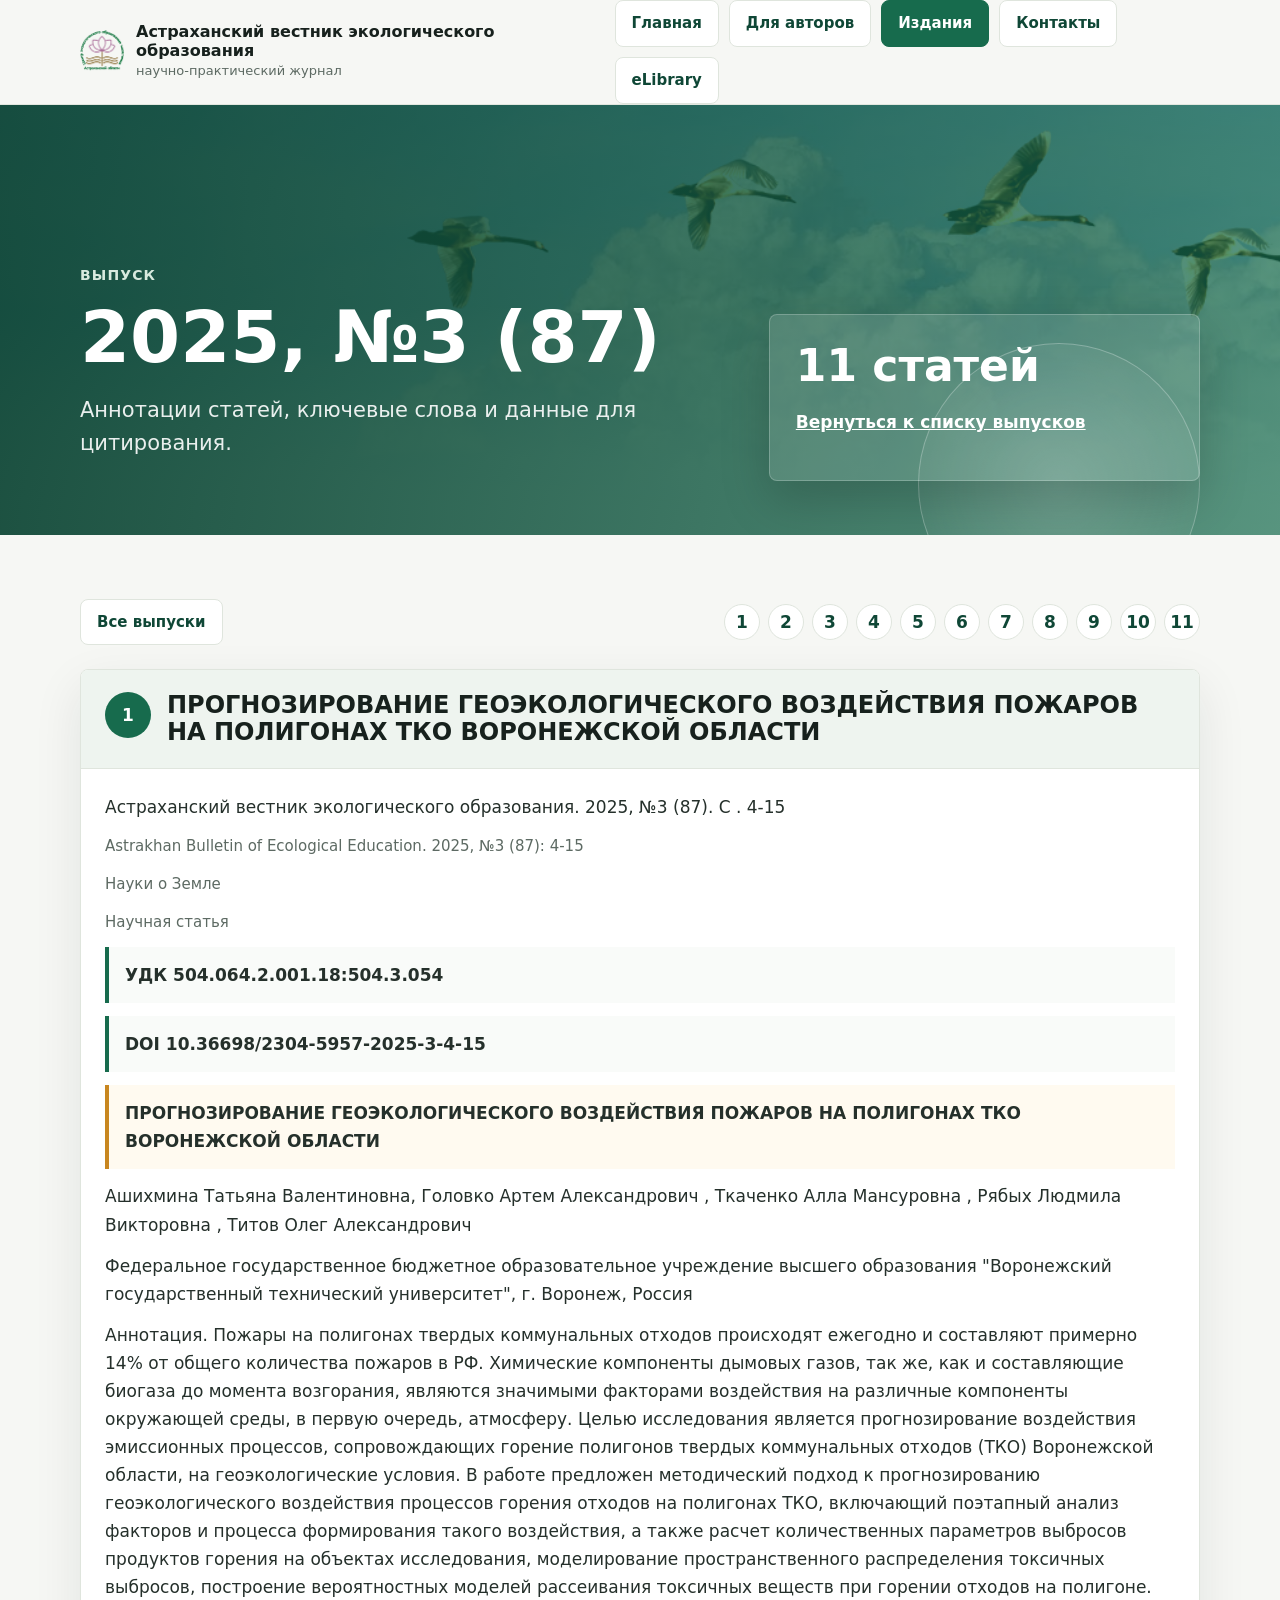
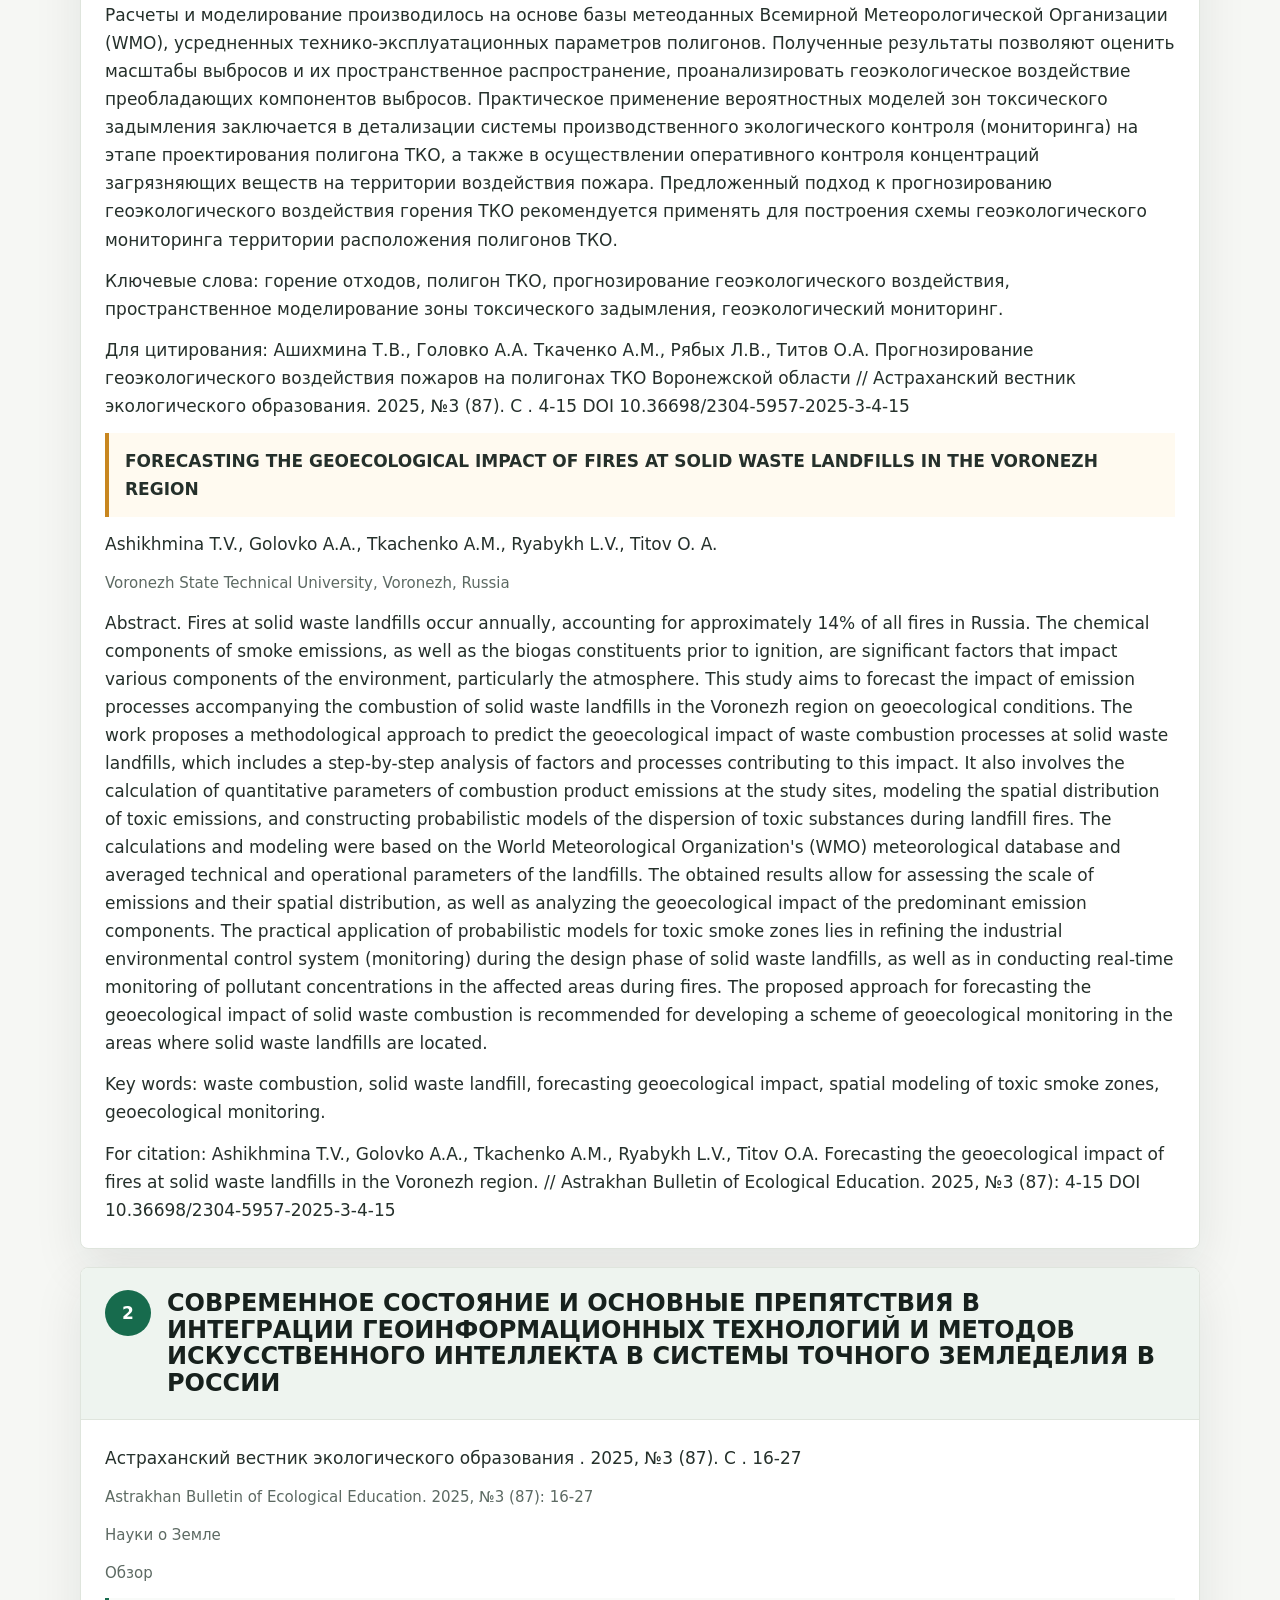
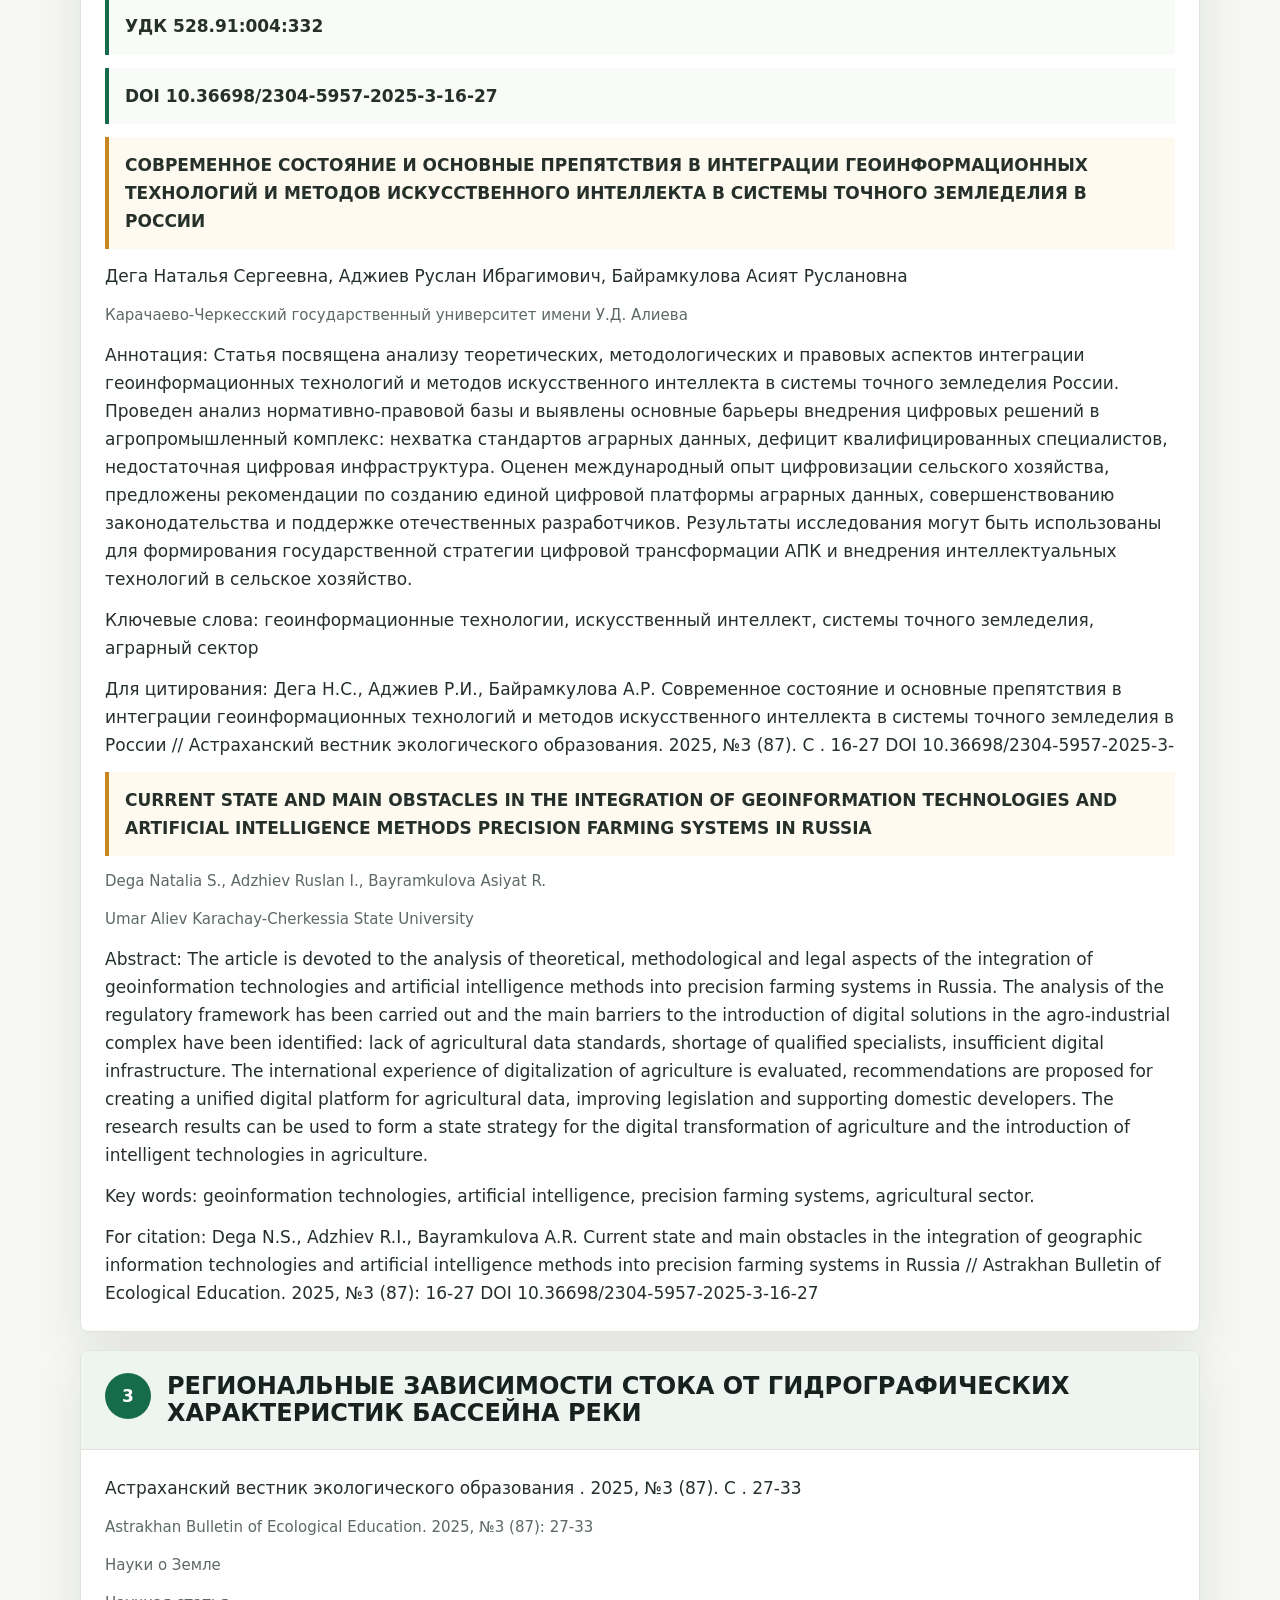
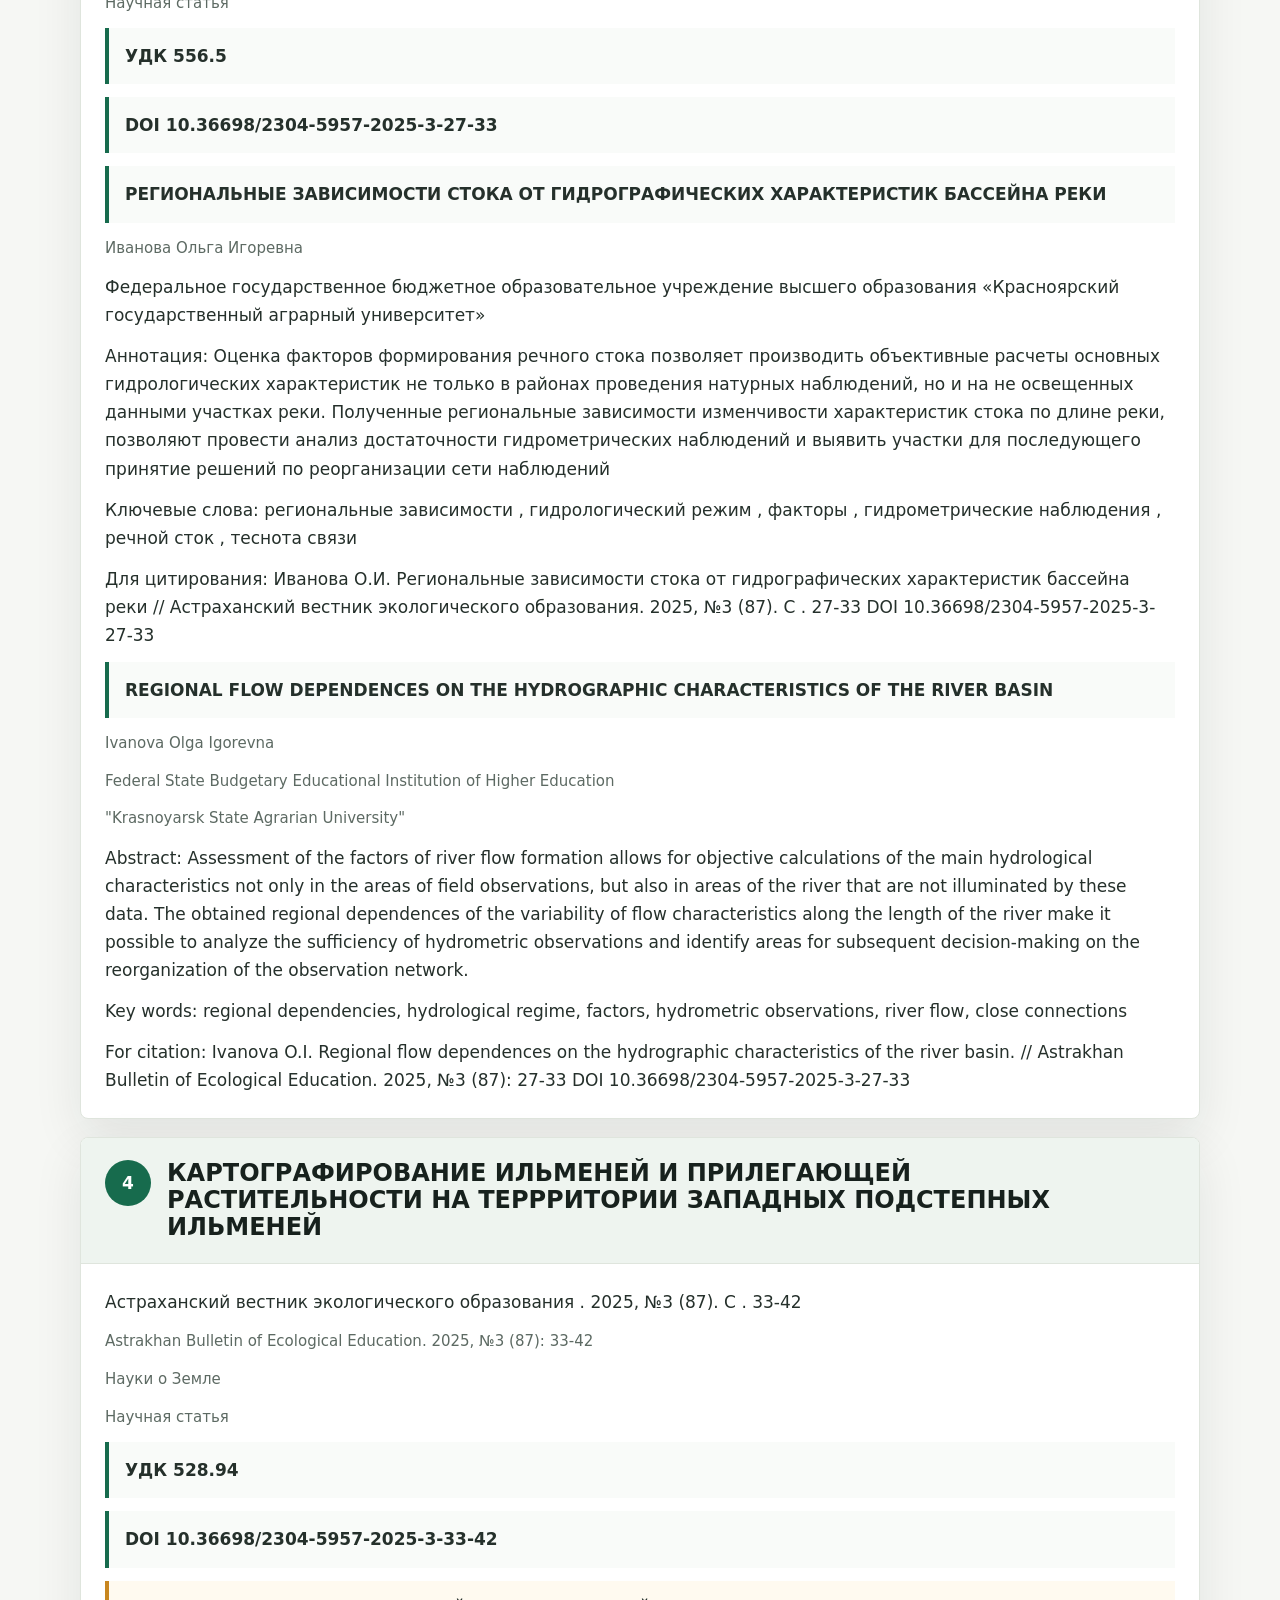
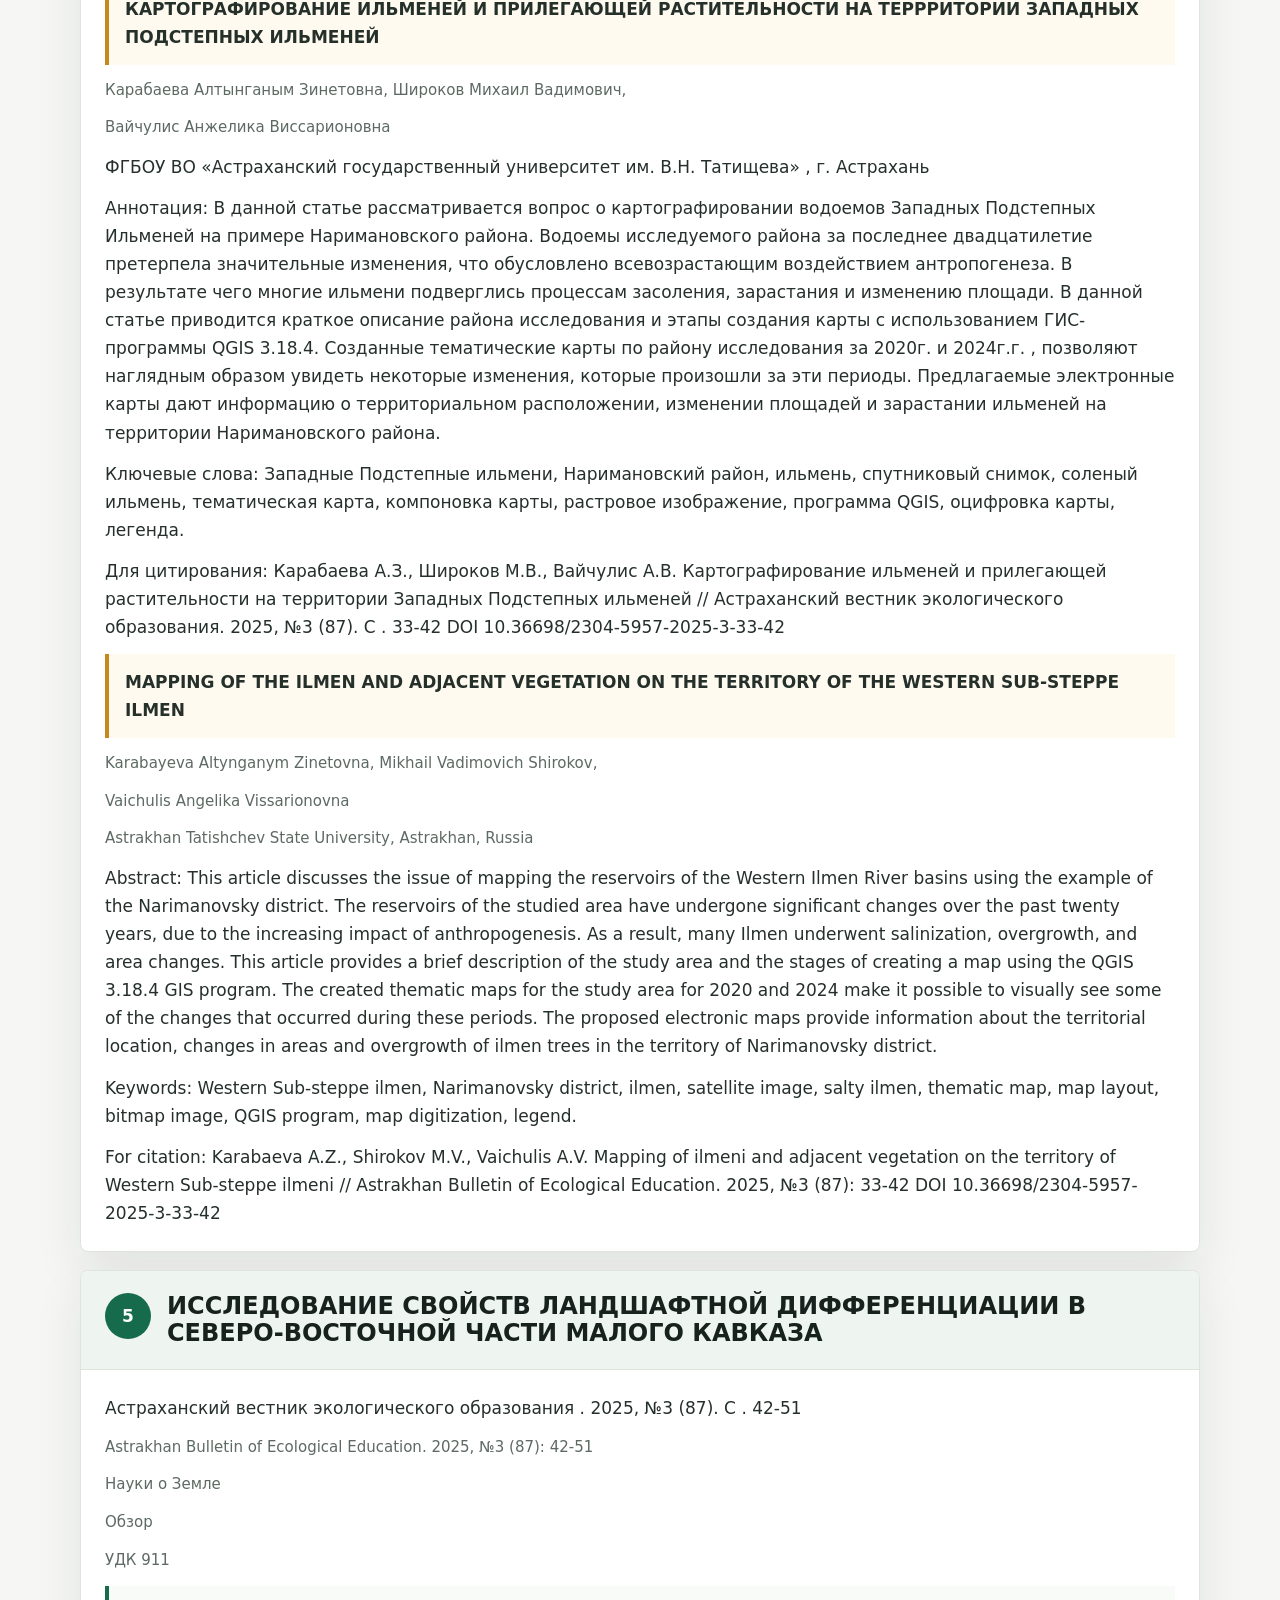
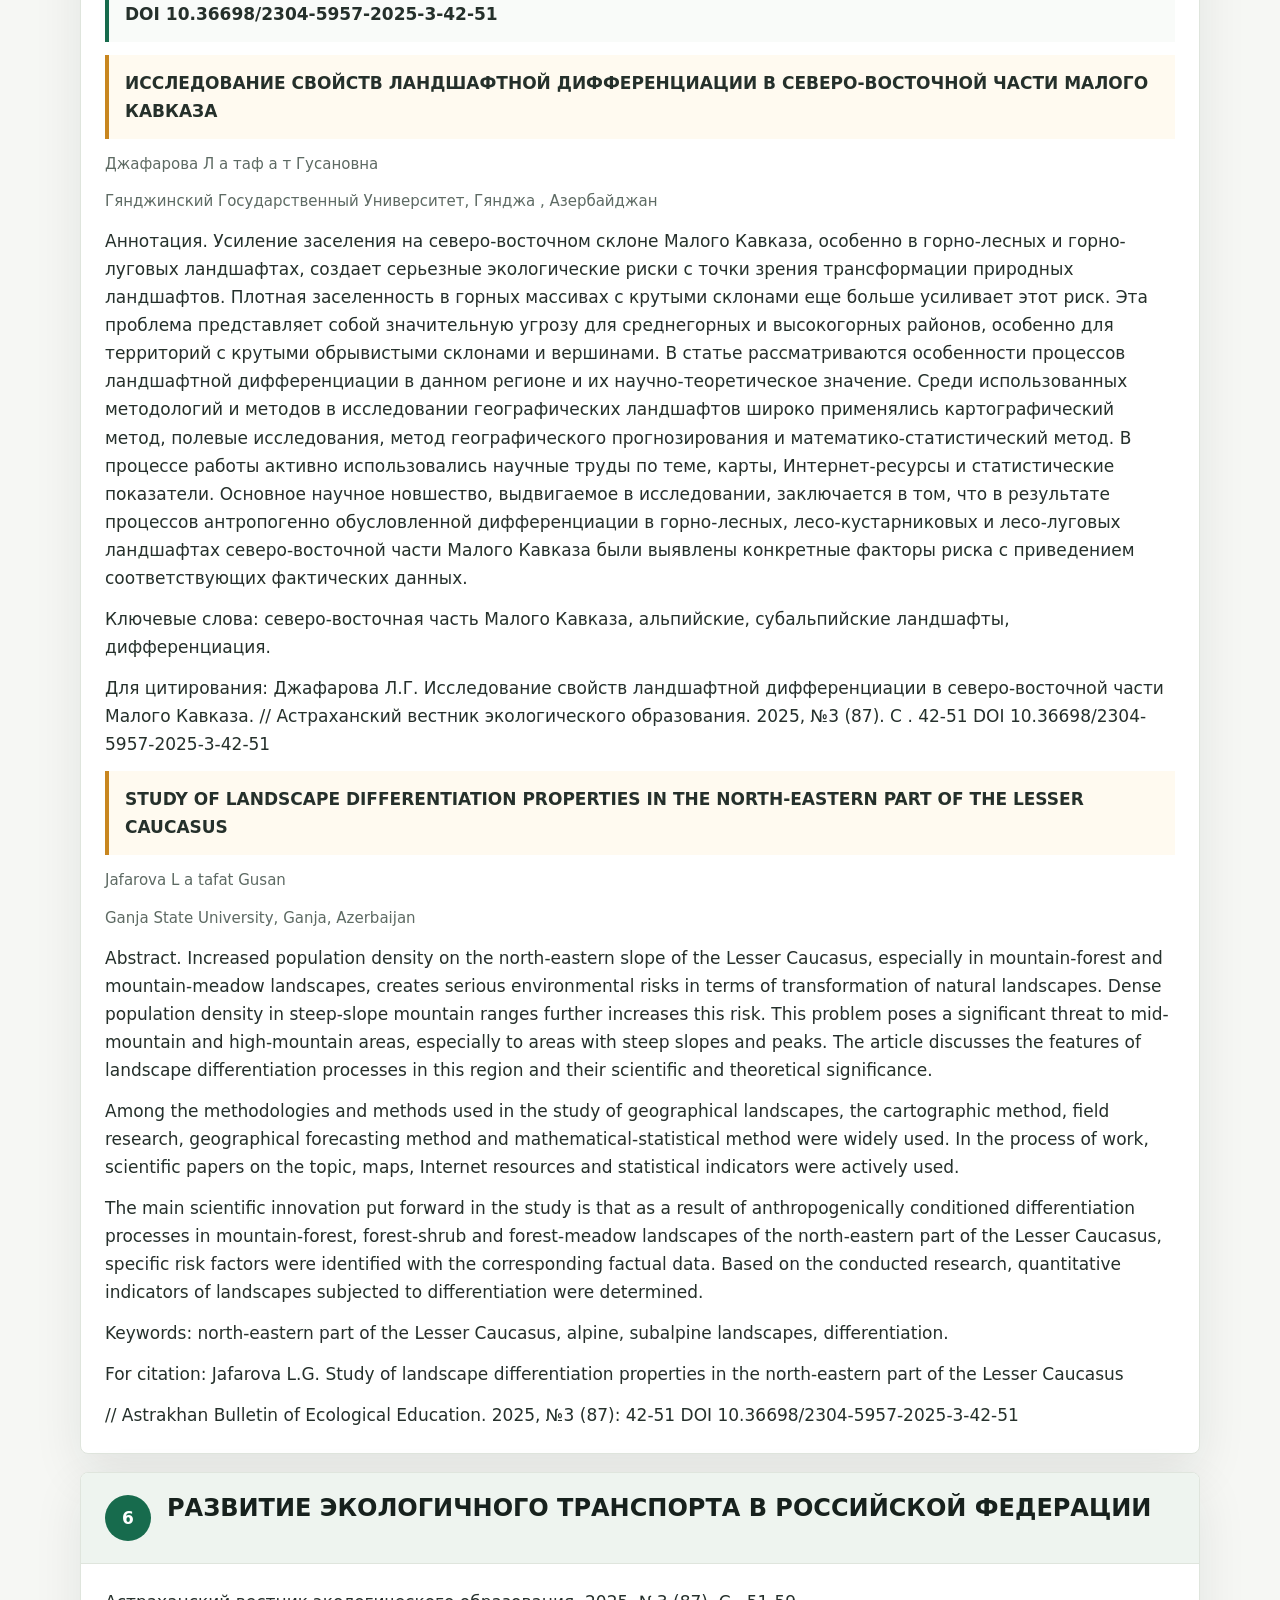
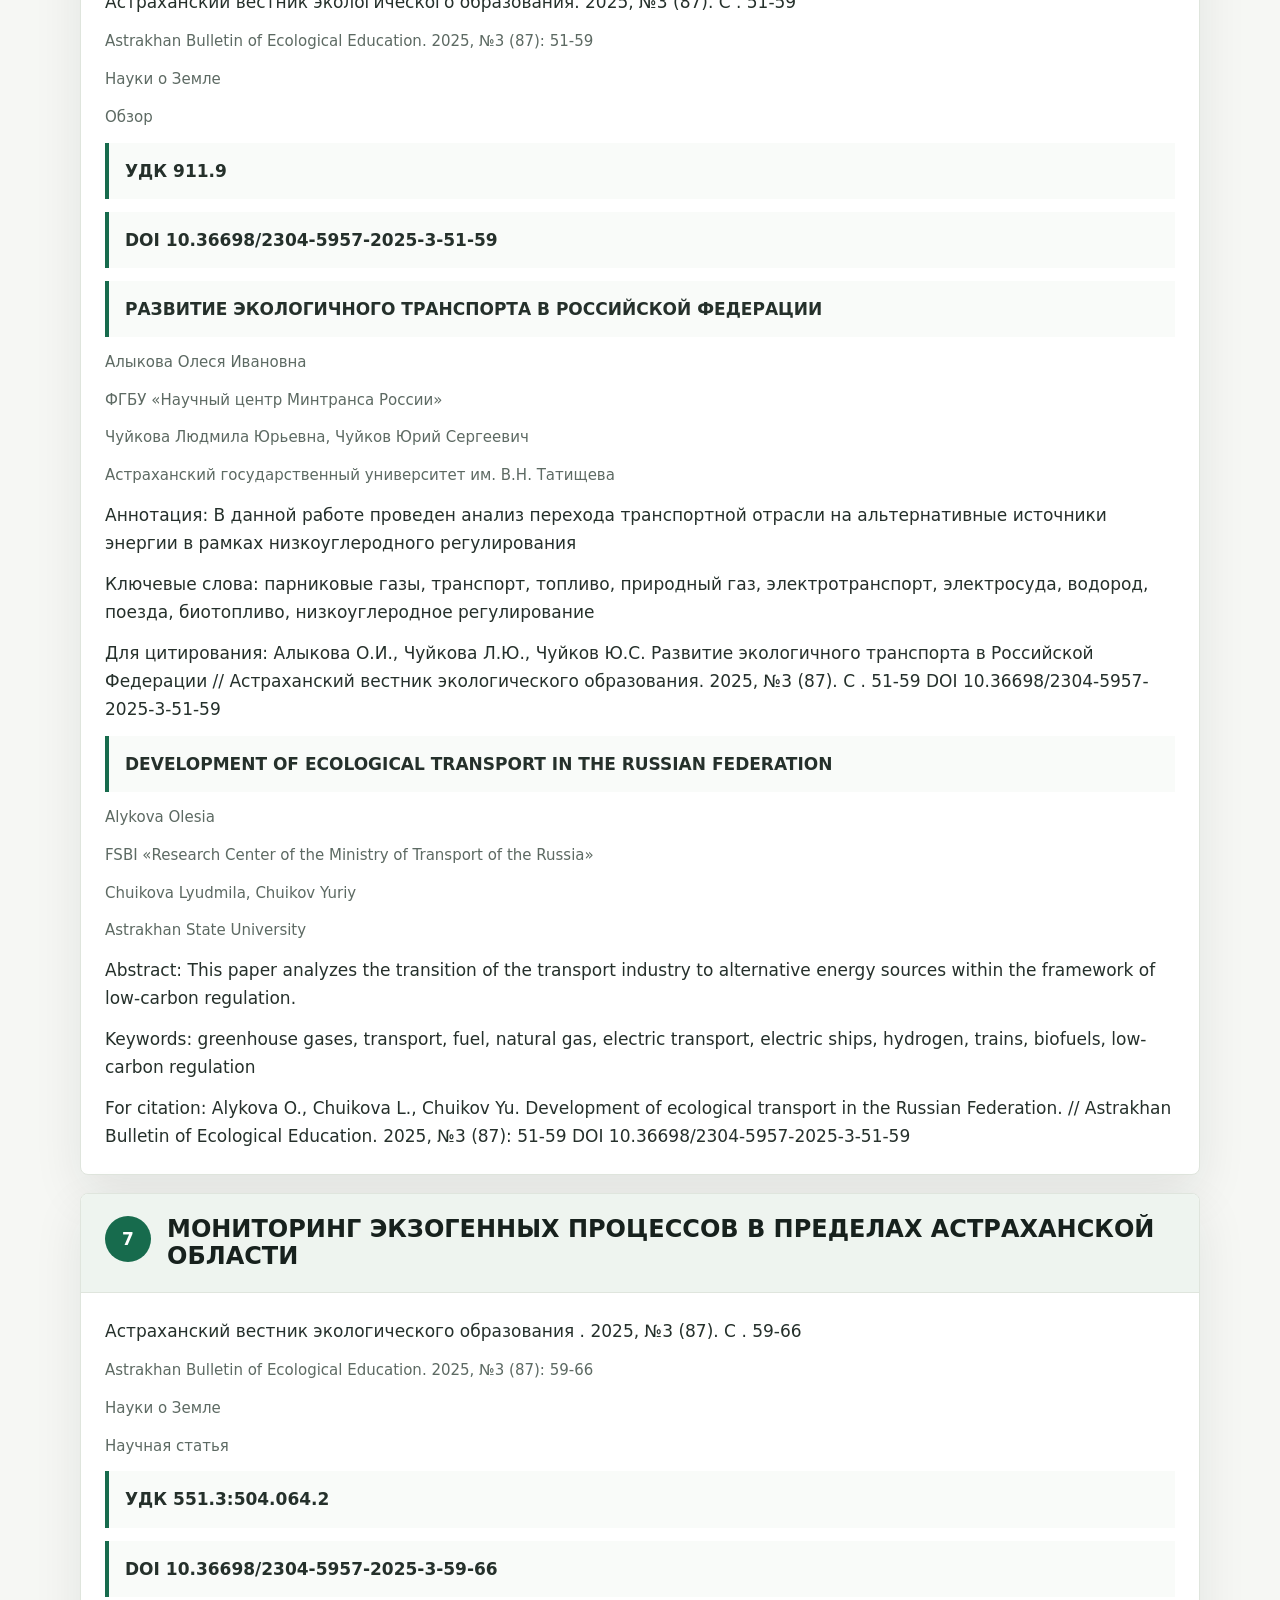
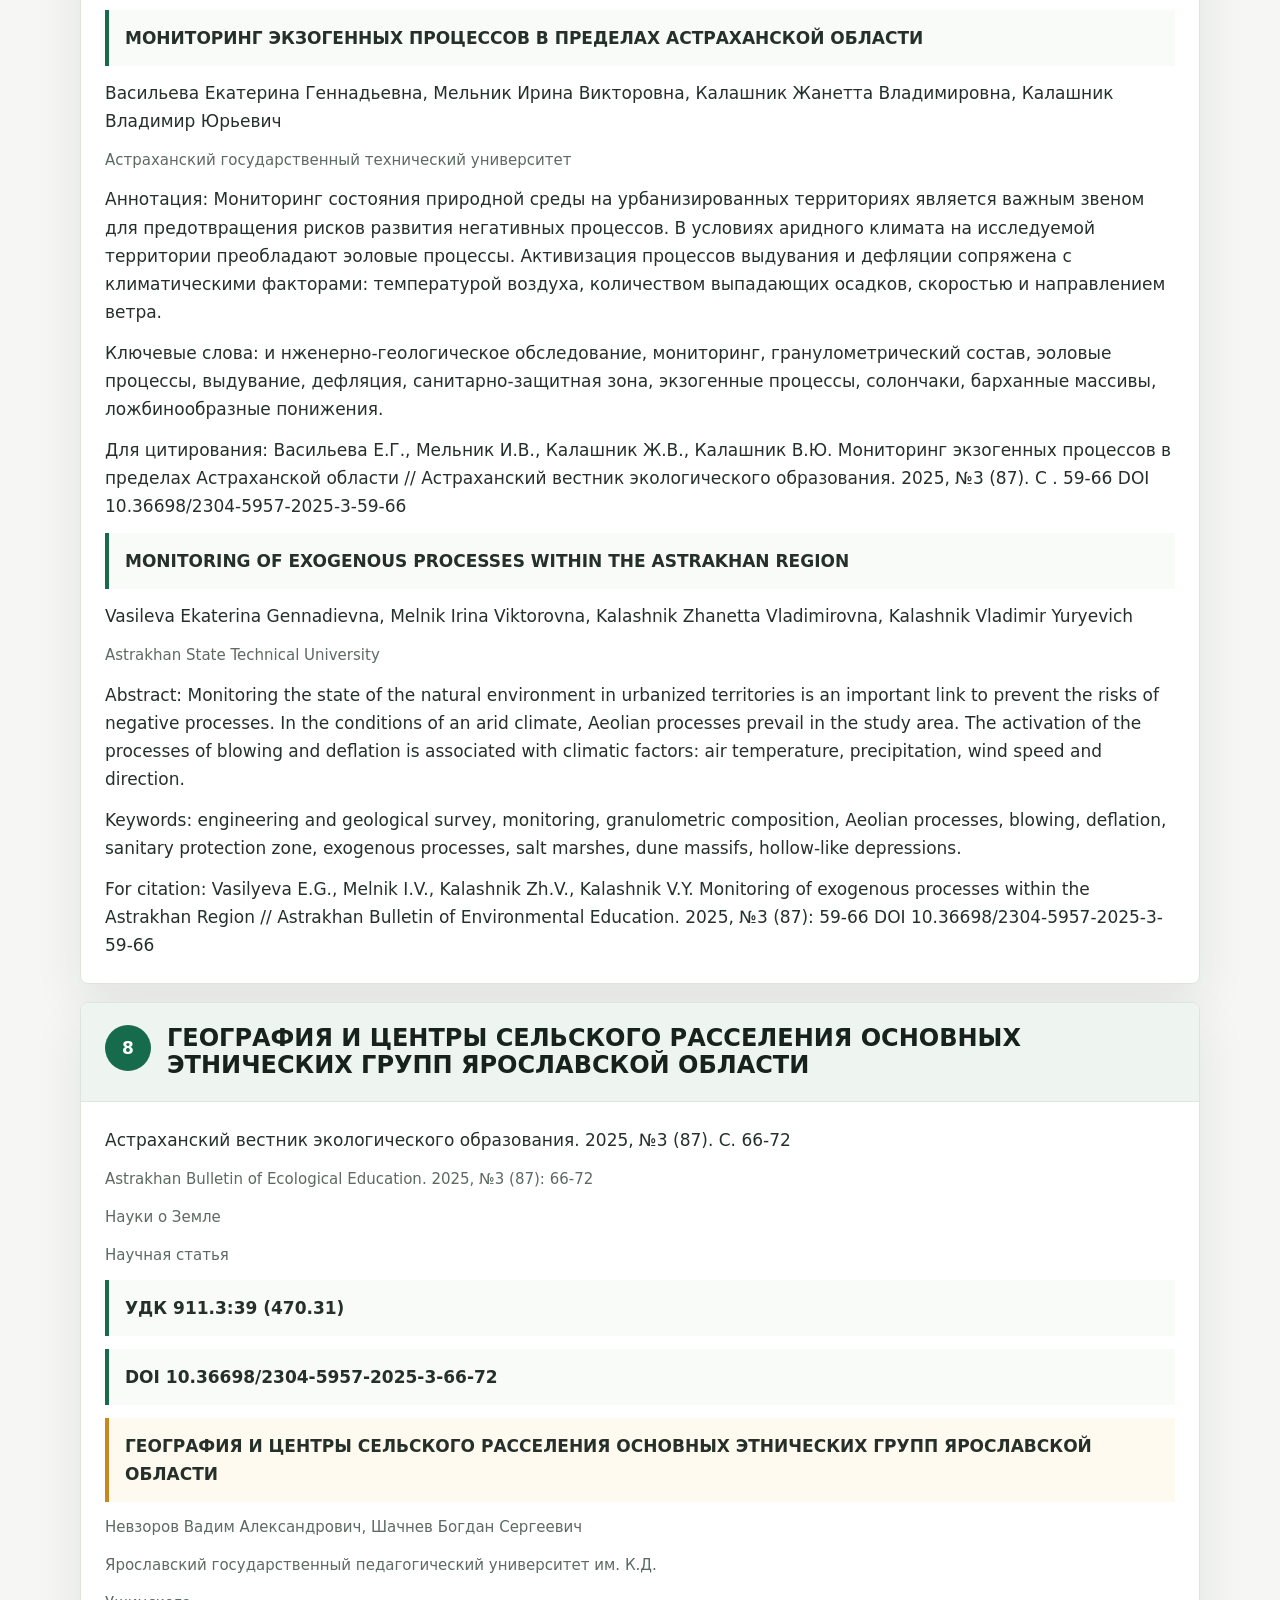
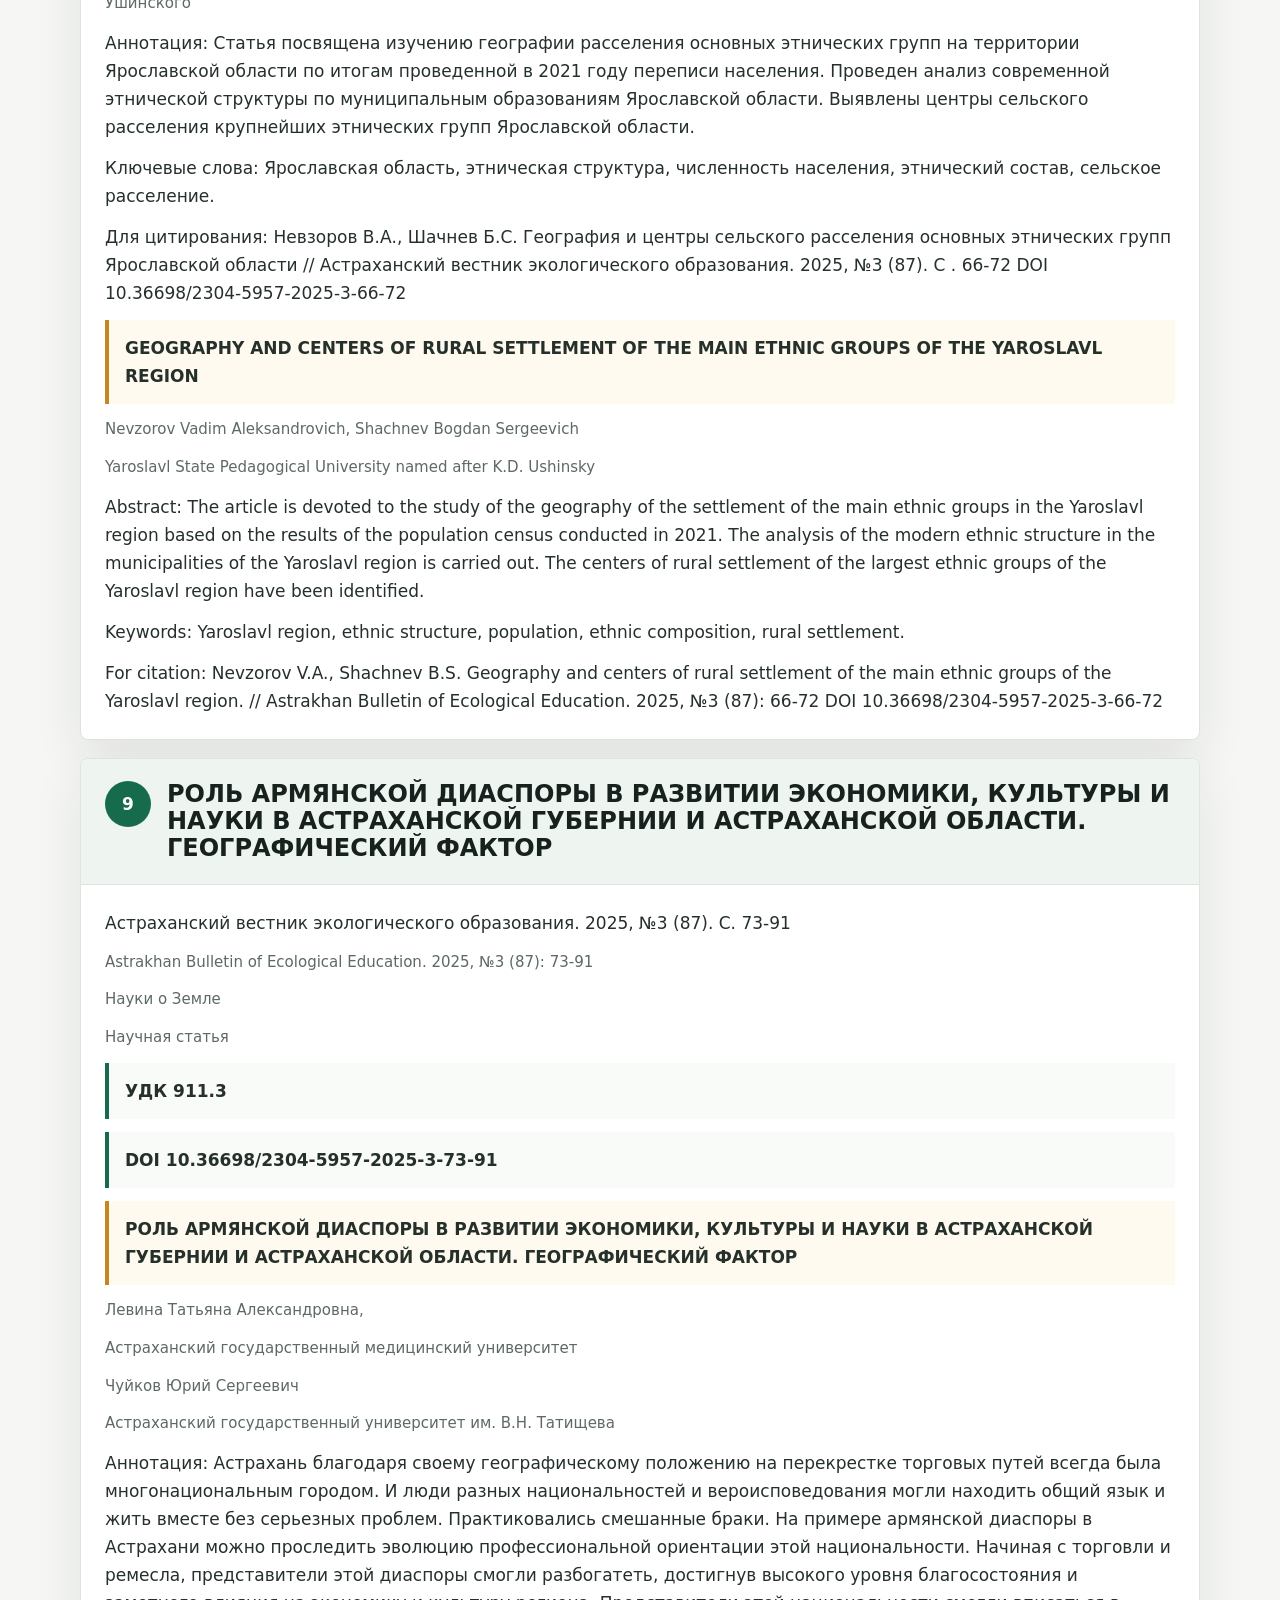
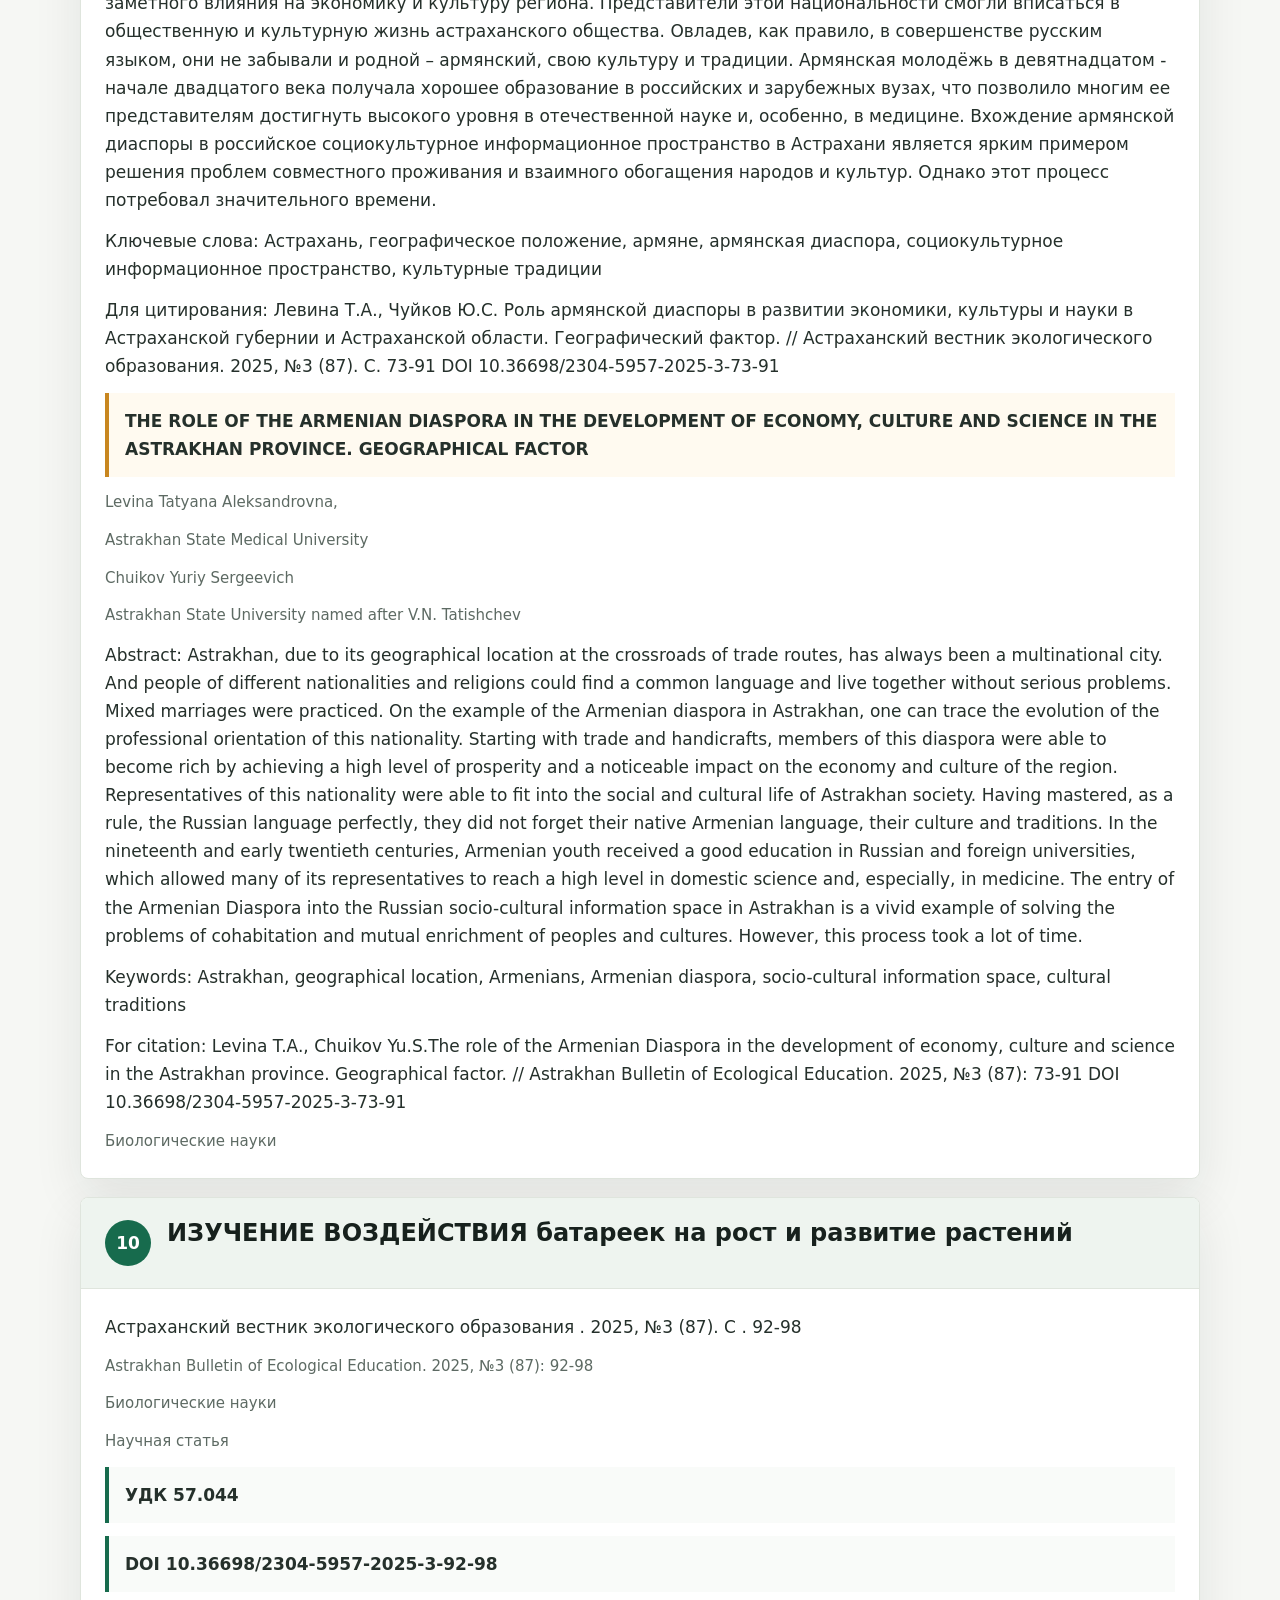
<file: issues/2025-n3-87.html>
<!doctype html>
<html lang="ru">
<head>
  <meta charset="utf-8">
  <meta name="viewport" content="width=device-width, initial-scale=1">
  <title>2025, №3 (87) | Астраханский вестник экологического образования</title>
  <meta name="description" content="Аннотации выпуска 2025, №3 (87)">
  <link rel="stylesheet" href="../css/site.css">
</head>
<body>
<header class="topbar">
  <div class="topbar__inner">
    <a class="brand" href="../index.html">
      <img src="../img/logo.png" alt="" class="brand__logo">
      <span><strong>Астраханский вестник экологического образования</strong><small>научно-практический журнал</small></span>
    </a>
    <nav class="nav" aria-label="Основная навигация">
      <a href="../index.html">Главная</a>
      <a href="../authors.html">Для авторов</a>
      <a href="../issues.html" aria-current="page">Издания</a>
      <a href="../index.html#contacts">Контакты</a>
      <a href="https://elibrary.ru/title_about.asp?id=32463" target="_blank" rel="noopener">eLibrary</a>
    </nav>
  </div>
</header>
<main>
<section class="hero"><div class="hero__inner"><div><p class="eyebrow">Выпуск</p><h1>2025, №3 (87)</h1><p class="lead">Аннотации статей, ключевые слова и данные для цитирования.</p></div><aside class="hero-card"><h2>11 статей</h2><p><a href="../issues.html">Вернуться к списку выпусков</a></p></aside></div></section>
<section class="section"><div class="issue-toolbar"><a class="button" href="../issues.html">Все выпуски</a><nav aria-label="Статьи выпуска"><a href="#article-1">1</a><a href="#article-2">2</a><a href="#article-3">3</a><a href="#article-4">4</a><a href="#article-5">5</a><a href="#article-6">6</a><a href="#article-7">7</a><a href="#article-8">8</a><a href="#article-9">9</a><a href="#article-10">10</a><a href="#article-11">11</a></nav></div><div class="article-list"><article class="article-card" id="article-1"><div class="article-card__head"><span>1</span><h2>ПРОГНОЗИРОВАНИЕ ГЕОЭКОЛОГИЧЕСКОГО ВОЗДЕЙСТВИЯ ПОЖАРОВ НА ПОЛИГОНАХ ТКО ВОРОНЕЖСКОЙ ОБЛАСТИ</h2></div><div class="article-card__body"><p class="content-paragraph">Астраханский вестник экологического образования. 2025, №3 (87). С . 4-15</p><p class="content-paragraph content-paragraph--small">Astrakhan Bulletin of Ecological Education. 2025, №3 (87): 4-15</p><p class="content-paragraph content-paragraph--small">Науки о Земле</p><p class="content-paragraph content-paragraph--small">Научная статья</p><p class="content-paragraph content-paragraph--strong">УДК 504.064.2.001.18:504.3.054</p><p class="content-paragraph content-paragraph--strong">DOI 10.36698/2304-5957-2025-3-4-15</p><p class="content-paragraph content-paragraph--warning">ПРОГНОЗИРОВАНИЕ ГЕОЭКОЛОГИЧЕСКОГО ВОЗДЕЙСТВИЯ ПОЖАРОВ НА ПОЛИГОНАХ ТКО ВОРОНЕЖСКОЙ ОБЛАСТИ</p><p class="content-paragraph">Ашихмина Татьяна Валентиновна, Головко Артем Александрович , Ткаченко Алла Мансуровна , Рябых Людмила Викторовна , Титов Олег Александрович</p><p class="content-paragraph">Федеральное государственное бюджетное образовательное учреждение высшего образования &quot;Воронежский государственный технический университет&quot;, г. Воронеж, Россия</p><p class="content-paragraph">Аннотация. Пожары на полигонах твердых коммунальных отходов происходят ежегодно и составляют примерно 14% от общего количества пожаров в РФ. Химические компоненты дымовых газов, так же, как и составляющие биогаза до момента возгорания, являются значимыми факторами воздействия на различные компоненты окружающей среды, в первую очередь, атмосферу. Целью исследования является прогнозирование воздействия эмиссионных процессов, сопровождающих горение полигонов твердых коммунальных отходов (ТКО) Воронежской области, на геоэкологические условия. В работе предложен методический подход к прогнозированию геоэкологического воздействия процессов горения отходов на полигонах ТКО, включающий поэтапный анализ факторов и процесса формирования такого воздействия, а также расчет количественных параметров выбросов продуктов горения на объектах исследования, моделирование пространственного распределения токсичных выбросов, построение вероятностных моделей рассеивания токсичных веществ при горении отходов на полигоне. Расчеты и моделирование производилось на основе базы метеоданных Всемирной Метеорологической Организации (WMO), усредненных технико-эксплуатационных параметров полигонов. Полученные результаты позволяют оценить масштабы выбросов и их пространственное распространение, проанализировать геоэкологическое воздействие преобладающих компонентов выбросов. Практическое применение вероятностных моделей зон токсического задымления заключается в детализации системы производственного экологического контроля (мониторинга) на этапе проектирования полигона ТКО, а также в осуществлении оперативного контроля концентраций загрязняющих веществ на территории воздействия пожара. Предложенный подход к прогнозированию геоэкологического воздействия горения ТКО рекомендуется применять для построения схемы геоэкологического мониторинга территории расположения полигонов ТКО.</p><p class="content-paragraph">Ключевые слова: горение отходов, полигон ТКО, прогнозирование геоэкологического воздействия, пространственное моделирование зоны токсического задымления, геоэкологический мониторинг.</p><p class="content-paragraph">Для цитирования: Ашихмина Т.В., Головко А.А. Ткаченко А.М., Рябых Л.В., Титов О.А. Прогнозирование геоэкологического воздействия пожаров на полигонах ТКО Воронежской области // Астраханский вестник экологического образования. 2025, №3 (87). С . 4-15 DOI 10.36698/2304-5957-2025-3-4-15</p><p class="content-paragraph content-paragraph--warning">FORECASTING THE GEOECOLOGICAL IMPACT OF FIRES AT SOLID WASTE LANDFILLS IN THE VORONEZH REGION</p><p class="content-paragraph">Ashikhmina T.V., Golovko A.A., Tkachenko A.M., Ryabykh L.V., Titov O. A.</p><p class="content-paragraph content-paragraph--small">Voronezh State Technical University, Voronezh, Russia</p><p class="content-paragraph">Abstract. Fires at solid waste landfills occur annually, accounting for approximately 14% of all fires in Russia. The chemical components of smoke emissions, as well as the biogas constituents prior to ignition, are significant factors that impact various components of the environment, particularly the atmosphere. This study aims to forecast the impact of emission processes accompanying the combustion of solid waste landfills in the Voronezh region on geoecological conditions. The work proposes a methodological approach to predict the geoecological impact of waste combustion processes at solid waste landfills, which includes a step-by-step analysis of factors and processes contributing to this impact. It also involves the calculation of quantitative parameters of combustion product emissions at the study sites, modeling the spatial distribution of toxic emissions, and constructing probabilistic models of the dispersion of toxic substances during landfill fires. The calculations and modeling were based on the World Meteorological Organization&#x27;s (WMO) meteorological database and averaged technical and operational parameters of the landfills. The obtained results allow for assessing the scale of emissions and their spatial distribution, as well as analyzing the geoecological impact of the predominant emission components. The practical application of probabilistic models for toxic smoke zones lies in refining the industrial environmental control system (monitoring) during the design phase of solid waste landfills, as well as in conducting real-time monitoring of pollutant concentrations in the affected areas during fires. The proposed approach for forecasting the geoecological impact of solid waste combustion is recommended for developing a scheme of geoecological monitoring in the areas where solid waste landfills are located.</p><p class="content-paragraph">Key words: waste combustion, solid waste landfill, forecasting geoecological impact, spatial modeling of toxic smoke zones, geoecological monitoring.</p><p class="content-paragraph">For citation: Ashikhmina T.V., Golovko A.A., Tkachenko A.M., Ryabykh L.V., Titov O.A. Forecasting the geoecological impact of fires at solid waste landfills in the Voronezh region. // Astrakhan Bulletin of Ecological Education. 2025, №3 (87): 4-15 DOI 10.36698/2304-5957-2025-3-4-15</p></div></article><article class="article-card" id="article-2"><div class="article-card__head"><span>2</span><h2>СОВРЕМЕННОЕ СОСТОЯНИЕ И ОСНОВНЫЕ ПРЕПЯТСТВИЯ В ИНТЕГРАЦИИ ГЕОИНФОРМАЦИОННЫХ ТЕХНОЛОГИЙ И МЕТОДОВ ИСКУССТВЕННОГО ИНТЕЛЛЕКТА В СИСТЕМЫ ТОЧНОГО ЗЕМЛЕДЕЛИЯ В РОССИИ</h2></div><div class="article-card__body"><p class="content-paragraph">Астраханский вестник экологического образования . 2025, №3 (87). С . 16-27</p><p class="content-paragraph content-paragraph--small">Astrakhan Bulletin of Ecological Education. 2025, №3 (87): 16-27</p><p class="content-paragraph content-paragraph--small">Науки о Земле</p><p class="content-paragraph content-paragraph--small">Обзор</p><p class="content-paragraph content-paragraph--strong">УДК 528.91:004:332</p><p class="content-paragraph content-paragraph--strong">DOI 10.36698/2304-5957-2025-3-16-27</p><p class="content-paragraph content-paragraph--warning">СОВРЕМЕННОЕ СОСТОЯНИЕ И ОСНОВНЫЕ ПРЕПЯТСТВИЯ В ИНТЕГРАЦИИ ГЕОИНФОРМАЦИОННЫХ ТЕХНОЛОГИЙ И МЕТОДОВ ИСКУССТВЕННОГО ИНТЕЛЛЕКТА В СИСТЕМЫ ТОЧНОГО ЗЕМЛЕДЕЛИЯ В РОССИИ</p><p class="content-paragraph">Дега Наталья Сергеевна, Аджиев Руслан Ибрагимович, Байрамкулова Асият Руслановна</p><p class="content-paragraph content-paragraph--small">Карачаево-Черкесский государственный университет имени У.Д. Алиева</p><p class="content-paragraph">Аннотация: Статья посвящена анализу теоретических, методологических и правовых аспектов интеграции геоинформационных технологий и методов искусственного интеллекта в системы точного земледелия России. Проведен анализ нормативно-правовой базы и выявлены основные барьеры внедрения цифровых решений в агропромышленный комплекс: нехватка стандартов аграрных данных, дефицит квалифицированных специалистов, недостаточная цифровая инфраструктура. Оценен международный опыт цифровизации сельского хозяйства, предложены рекомендации по созданию единой цифровой платформы аграрных данных, совершенствованию законодательства и поддержке отечественных разработчиков. Результаты исследования могут быть использованы для формирования государственной стратегии цифровой трансформации АПК и внедрения интеллектуальных технологий в сельское хозяйство.</p><p class="content-paragraph">Ключевые слова: геоинформационные технологии, искусственный интеллект, системы точного земледелия, аграрный сектор</p><p class="content-paragraph">Для цитирования: Дега Н.С., Аджиев Р.И., Байрамкулова А.Р. Современное состояние и основные препятствия в интеграции геоинформационных технологий и методов искусственного интеллекта в системы точного земледелия в России // Астраханский вестник экологического образования. 2025, №3 (87). С . 16-27 DOI 10.36698/2304-5957-2025-3-</p><p class="content-paragraph content-paragraph--warning">CURRENT STATE AND MAIN OBSTACLES IN THE INTEGRATION OF GEOINFORMATION TECHNOLOGIES AND ARTIFICIAL INTELLIGENCE METHODS PRECISION FARMING SYSTEMS IN RUSSIA</p><p class="content-paragraph content-paragraph--small">Dega Natalia S., Adzhiev Ruslan I., Bayramkulova Asiyat R.</p><p class="content-paragraph content-paragraph--small">Umar Aliev Karachay-Cherkessia State University</p><p class="content-paragraph">Abstract: The article is devoted to the analysis of theoretical, methodological and legal aspects of the integration of geoinformation technologies and artificial intelligence methods into precision farming systems in Russia. The analysis of the regulatory framework has been carried out and the main barriers to the introduction of digital solutions in the agro-industrial complex have been identified: lack of agricultural data standards, shortage of qualified specialists, insufficient digital infrastructure. The international experience of digitalization of agriculture is evaluated, recommendations are proposed for creating a unified digital platform for agricultural data, improving legislation and supporting domestic developers. The research results can be used to form a state strategy for the digital transformation of agriculture and the introduction of intelligent technologies in agriculture.</p><p class="content-paragraph">Key words: geoinformation technologies, artificial intelligence, precision farming systems, agricultural sector.</p><p class="content-paragraph">For citation: Dega N.S., Adzhiev R.I., Bayramkulova A.R. Current state and main obstacles in the integration of geographic information technologies and artificial intelligence methods into precision farming systems in Russia // Astrakhan Bulletin of Ecological Education. 2025, №3 (87): 16-27 DOI 10.36698/2304-5957-2025-3-16-27</p></div></article><article class="article-card" id="article-3"><div class="article-card__head"><span>3</span><h2>РЕГИОНАЛЬНЫЕ ЗАВИСИМОСТИ СТОКА ОТ ГИДРОГРАФИЧЕСКИХ ХАРАКТЕРИСТИК БАССЕЙНА РЕКИ</h2></div><div class="article-card__body"><p class="content-paragraph">Астраханский вестник экологического образования . 2025, №3 (87). С . 27-33</p><p class="content-paragraph content-paragraph--small">Astrakhan Bulletin of Ecological Education. 2025, №3 (87): 27-33</p><p class="content-paragraph content-paragraph--small">Науки о Земле</p><p class="content-paragraph content-paragraph--small">Научная статья</p><p class="content-paragraph content-paragraph--strong">УДК 556.5</p><p class="content-paragraph content-paragraph--strong">DOI 10.36698/2304-5957-2025-3-27-33</p><p class="content-paragraph content-paragraph--strong">РЕГИОНАЛЬНЫЕ ЗАВИСИМОСТИ СТОКА ОТ ГИДРОГРАФИЧЕСКИХ ХАРАКТЕРИСТИК БАССЕЙНА РЕКИ</p><p class="content-paragraph content-paragraph--small">Иванова Ольга Игоревна</p><p class="content-paragraph">Федеральное государственное бюджетное образовательное учреждение высшего образования «Красноярский государственный аграрный университет»</p><p class="content-paragraph">Аннотация: Оценка факторов формирования речного стока позволяет производить объективные расчеты основных гидрологических характеристик не только в районах проведения натурных наблюдений, но и на не освещенных данными участках реки. Полученные региональные зависимости изменчивости характеристик стока по длине реки, позволяют провести анализ достаточности гидрометрических наблюдений и выявить участки для последующего принятие решений по реорганизации сети наблюдений</p><p class="content-paragraph">Ключевые слова: региональные зависимости , гидрологический режим , факторы , гидрометрические наблюдения , речной сток , теснота связи</p><p class="content-paragraph">Для цитирования: Иванова О.И. Региональные зависимости стока от гидрографических характеристик бассейна реки // Астраханский вестник экологического образования. 2025, №3 (87). С . 27-33 DOI 10.36698/2304-5957-2025-3-27-33</p><p class="content-paragraph content-paragraph--strong">REGIONAL FLOW DEPENDENCES ON THE HYDROGRAPHIC CHARACTERISTICS OF THE RIVER BASIN</p><p class="content-paragraph content-paragraph--small">Ivanova Olga Igorevna</p><p class="content-paragraph content-paragraph--small">Federal State Budgetary Educational Institution of Higher Education</p><p class="content-paragraph content-paragraph--small">&quot;Krasnoyarsk State Agrarian University&quot;</p><p class="content-paragraph">Abstract: Assessment of the factors of river flow formation allows for objective calculations of the main hydrological characteristics not only in the areas of field observations, but also in areas of the river that are not illuminated by these data. The obtained regional dependences of the variability of flow characteristics along the length of the river make it possible to analyze the sufficiency of hydrometric observations and identify areas for subsequent decision-making on the reorganization of the observation network.</p><p class="content-paragraph">Key words: regional dependencies, hydrological regime, factors, hydrometric observations, river flow, close connections</p><p class="content-paragraph">For citation: Ivanova O.I. Regional flow dependences on the hydrographic characteristics of the river basin. // Astrakhan Bulletin of Ecological Education. 2025, №3 (87): 27-33 DOI 10.36698/2304-5957-2025-3-27-33</p></div></article><article class="article-card" id="article-4"><div class="article-card__head"><span>4</span><h2>КАРТОГРАФИРОВАНИЕ ИЛЬМЕНЕЙ И ПРИЛЕГАЮЩЕЙ РАСТИТЕЛЬНОСТИ НА ТЕРРРИТОРИИ ЗАПАДНЫХ ПОДСТЕПНЫХ ИЛЬМЕНЕЙ</h2></div><div class="article-card__body"><p class="content-paragraph">Астраханский вестник экологического образования . 2025, №3 (87). С . 33-42</p><p class="content-paragraph content-paragraph--small">Astrakhan Bulletin of Ecological Education. 2025, №3 (87): 33-42</p><p class="content-paragraph content-paragraph--small">Науки о Земле</p><p class="content-paragraph content-paragraph--small">Научная статья</p><p class="content-paragraph content-paragraph--strong">УДК 528.94</p><p class="content-paragraph content-paragraph--strong">DOI 10.36698/2304-5957-2025-3-33-42</p><p class="content-paragraph content-paragraph--warning">КАРТОГРАФИРОВАНИЕ ИЛЬМЕНЕЙ И ПРИЛЕГАЮЩЕЙ РАСТИТЕЛЬНОСТИ НА ТЕРРРИТОРИИ ЗАПАДНЫХ ПОДСТЕПНЫХ ИЛЬМЕНЕЙ</p><p class="content-paragraph content-paragraph--small">Карабаева Алтынганым Зинетовна, Широков Михаил Вадимович,</p><p class="content-paragraph content-paragraph--small">Вайчулис Анжелика Виссарионовна</p><p class="content-paragraph">ФГБОУ ВО «Астраханский государственный университет им. В.Н. Татищева» , г. Астрахань</p><p class="content-paragraph">Аннотация: В данной статье рассматривается вопрос о картографировании водоемов Западных Подстепных Ильменей на примере Наримановского района. Водоемы исследуемого района за последнее двадцатилетие претерпела значительные изменения, что обусловлено всевозрастающим воздействием антропогенеза. В результате чего многие ильмени подверглись процессам засоления, зарастания и изменению площади. В данной статье приводится краткое описание района исследования и этапы создания карты с использованием ГИС-программы QGIS 3.18.4. Созданные тематические карты по району исследования за 2020г. и 2024г.г. , позволяют наглядным образом увидеть некоторые изменения, которые произошли за эти периоды. Предлагаемые электронные карты дают информацию о территориальном расположении, изменении площадей и зарастании ильменей на территории Наримановского района.</p><p class="content-paragraph">Ключевые слова: Западные Подстепные ильмени, Наримановский район, ильмень, спутниковый снимок, соленый ильмень, тематическая карта, компоновка карты, растровое изображение, программа QGIS, оцифровка карты, легенда.</p><p class="content-paragraph">Для цитирования: Карабаева А.З., Широков М.В., Вайчулис А.В. Картографирование ильменей и прилегающей растительности на территории Западных Подстепных ильменей // Астраханский вестник экологического образования. 2025, №3 (87). С . 33-42 DOI 10.36698/2304-5957-2025-3-33-42</p><p class="content-paragraph content-paragraph--warning">MAPPING OF THE ILMEN AND ADJACENT VEGETATION ON THE TERRITORY OF THE WESTERN SUB-STEPPE ILMEN</p><p class="content-paragraph content-paragraph--small">Karabayeva Altynganym Zinetovna, Mikhail Vadimovich Shirokov,</p><p class="content-paragraph content-paragraph--small">Vaichulis Angelika Vissarionovna</p><p class="content-paragraph content-paragraph--small">Astrakhan Tatishchev State University, Astrakhan, Russia</p><p class="content-paragraph">Abstract: This article discusses the issue of mapping the reservoirs of the Western Ilmen River basins using the example of the Narimanovsky district. The reservoirs of the studied area have undergone significant changes over the past twenty years, due to the increasing impact of anthropogenesis. As a result, many Ilmen underwent salinization, overgrowth, and area changes. This article provides a brief description of the study area and the stages of creating a map using the QGIS 3.18.4 GIS program. The created thematic maps for the study area for 2020 and 2024 make it possible to visually see some of the changes that occurred during these periods. The proposed electronic maps provide information about the territorial location, changes in areas and overgrowth of ilmen trees in the territory of Narimanovsky district.</p><p class="content-paragraph">Keywords: Western Sub-steppe ilmen, Narimanovsky district, ilmen, satellite image, salty ilmen, thematic map, map layout, bitmap image, QGIS program, map digitization, legend.</p><p class="content-paragraph">For citation: Karabaeva A.Z., Shirokov M.V., Vaichulis A.V. Mapping of ilmeni and adjacent vegetation on the territory of Western Sub-steppe ilmeni // Astrakhan Bulletin of Ecological Education. 2025, №3 (87): 33-42 DOI 10.36698/2304-5957-2025-3-33-42</p></div></article><article class="article-card" id="article-5"><div class="article-card__head"><span>5</span><h2>ИССЛЕДОВАНИЕ СВОЙСТВ ЛАНДШАФТНОЙ ДИФФЕРЕНЦИАЦИИ В СЕВЕРО-ВОСТОЧНОЙ ЧАСТИ МАЛОГО КАВКАЗА</h2></div><div class="article-card__body"><p class="content-paragraph">Астраханский вестник экологического образования . 2025, №3 (87). С . 42-51</p><p class="content-paragraph content-paragraph--small">Astrakhan Bulletin of Ecological Education. 2025, №3 (87): 42-51</p><p class="content-paragraph content-paragraph--small">Науки о Земле</p><p class="content-paragraph content-paragraph--small">Обзор</p><p class="content-paragraph content-paragraph--small">УДК 911</p><p class="content-paragraph content-paragraph--strong">DOI 10.36698/2304-5957-2025-3-42-51</p><p class="content-paragraph content-paragraph--warning">ИССЛЕДОВАНИЕ СВОЙСТВ ЛАНДШАФТНОЙ ДИФФЕРЕНЦИАЦИИ В СЕВЕРО-ВОСТОЧНОЙ ЧАСТИ МАЛОГО КАВКАЗА</p><p class="content-paragraph content-paragraph--small">Джафарова Л a таф a т Гусановна</p><p class="content-paragraph content-paragraph--small">Гянджинский Государственный Университет, Гянджа , Азербайджан</p><p class="content-paragraph">Аннотация. Усиление заселения на северо-восточном склоне Малого Кавказа, особенно в горно-лесных и горно-луговых ландшафтах, создает серьезные экологические риски с точки зрения трансформации природных ландшафтов. Плотная заселенность в горных массивах с крутыми склонами еще больше усиливает этот риск. Эта проблема представляет собой значительную угрозу для среднегорных и высокогорных районов, особенно для территорий с крутыми обрывистыми склонами и вершинами. В статье рассматриваются особенности процессов ландшафтной дифференциации в данном регионе и их научно-теоретическое значение. Среди использованных методологий и методов в исследовании географических ландшафтов широко применялись картографический метод, полевые исследования, метод географического прогнозирования и математико-статистический метод. В процессе работы активно использовались научные труды по теме, карты, Интернет-ресурсы и статистические показатели. Основное научное новшество, выдвигаемое в исследовании, заключается в том, что в результате процессов антропогенно обусловленной дифференциации в горно-лесных, лесо-кустарниковых и лесо-луговых ландшафтах северо-восточной части Малого Кавказа были выявлены конкретные факторы риска с приведением соответствующих фактических данных.</p><p class="content-paragraph">Ключевые слова: северо-восточная часть Малого Кавказа, альпийские, субальпийские ландшафты, дифференциация.</p><p class="content-paragraph">Для цитирования: Джафарова Л.Г. Исследование свойств ландшафтной дифференциации в северо-восточной части Малого Кавказа. // Астраханский вестник экологического образования. 2025, №3 (87). С . 42-51 DOI 10.36698/2304-5957-2025-3-42-51</p><p class="content-paragraph content-paragraph--warning">STUDY OF LANDSCAPE DIFFERENTIATION PROPERTIES IN THE NORTH-EASTERN PART OF THE LESSER CAUCASUS</p><p class="content-paragraph content-paragraph--small">Jafarova L a tafat Gusan</p><p class="content-paragraph content-paragraph--small">Ganja State University, Ganja, Azerbaijan</p><p class="content-paragraph">Abstract. Increased population density on the north-eastern slope of the Lesser Caucasus, especially in mountain-forest and mountain-meadow landscapes, creates serious environmental risks in terms of transformation of natural landscapes. Dense population density in steep-slope mountain ranges further increases this risk. This problem poses a significant threat to mid-mountain and high-mountain areas, especially to areas with steep slopes and peaks. The article discusses the features of landscape differentiation processes in this region and their scientific and theoretical significance.</p><p class="content-paragraph">Among the methodologies and methods used in the study of geographical landscapes, the cartographic method, field research, geographical forecasting method and mathematical-statistical method were widely used. In the process of work, scientific papers on the topic, maps, Internet resources and statistical indicators were actively used.</p><p class="content-paragraph">The main scientific innovation put forward in the study is that as a result of anthropogenically conditioned differentiation processes in mountain-forest, forest-shrub and forest-meadow landscapes of the north-eastern part of the Lesser Caucasus, specific risk factors were identified with the corresponding factual data. Based on the conducted research, quantitative indicators of landscapes subjected to differentiation were determined.</p><p class="content-paragraph">Keywords: north-eastern part of the Lesser Caucasus, alpine, subalpine landscapes, differentiation.</p><p class="content-paragraph">For citation: Jafarova L.G. Study of landscape differentiation properties in the north-eastern part of the Lesser Caucasus</p><p class="content-paragraph">// Astrakhan Bulletin of Ecological Education. 2025, №3 (87): 42-51 DOI 10.36698/2304-5957-2025-3-42-51</p></div></article><article class="article-card" id="article-6"><div class="article-card__head"><span>6</span><h2>РАЗВИТИЕ ЭКОЛОГИЧНОГО ТРАНСПОРТА В РОССИЙСКОЙ ФЕДЕРАЦИИ</h2></div><div class="article-card__body"><p class="content-paragraph">Астраханский вестник экологического образования. 2025, №3 (87). С . 51-59</p><p class="content-paragraph content-paragraph--small">Astrakhan Bulletin of Ecological Education. 2025, №3 (87): 51-59</p><p class="content-paragraph content-paragraph--small">Науки о Земле</p><p class="content-paragraph content-paragraph--small">Обзор</p><p class="content-paragraph content-paragraph--strong">УДК 911.9</p><p class="content-paragraph content-paragraph--strong">DOI 10.36698/2304-5957-2025-3-51-59</p><p class="content-paragraph content-paragraph--strong">РАЗВИТИЕ ЭКОЛОГИЧНОГО ТРАНСПОРТА В РОССИЙСКОЙ ФЕДЕРАЦИИ</p><p class="content-paragraph content-paragraph--small">Алыкова Олеся Ивановна</p><p class="content-paragraph content-paragraph--small">ФГБУ «Научный центр Минтранса России»</p><p class="content-paragraph content-paragraph--small">Чуйкова Людмила Юрьевна, Чуйков Юрий Сергеевич</p><p class="content-paragraph content-paragraph--small">Астраханский государственный университет им. В.Н. Татищева</p><p class="content-paragraph">Аннотация: В данной работе проведен анализ перехода транспортной отрасли на альтернативные источники энергии в рамках низкоуглеродного регулирования</p><p class="content-paragraph">Ключевые слова: парниковые газы, транспорт, топливо, природный газ, электротранспорт, электросуда, водород, поезда, биотопливо, низкоуглеродное регулирование</p><p class="content-paragraph">Для цитирования: Алыкова О.И., Чуйкова Л.Ю., Чуйков Ю.С. Развитие экологичного транспорта в Российской Федерации // Астраханский вестник экологического образования. 2025, №3 (87). С . 51-59 DOI 10.36698/2304-5957-2025-3-51-59</p><p class="content-paragraph content-paragraph--strong">DEVELOPMENT OF ECOLOGICAL TRANSPORT IN THE RUSSIAN FEDERATION</p><p class="content-paragraph content-paragraph--small">Alykova Olesia</p><p class="content-paragraph content-paragraph--small">FSBI «Research Center of the Ministry of Transport of the Russia»</p><p class="content-paragraph content-paragraph--small">Chuikova Lyudmila, Chuikov Yuriy</p><p class="content-paragraph content-paragraph--small">Astrakhan State University</p><p class="content-paragraph">Abstract: This paper analyzes the transition of the transport industry to alternative energy sources within the framework of low-carbon regulation.</p><p class="content-paragraph">Keywords: greenhouse gases, transport, fuel, natural gas, electric transport, electric ships, hydrogen, trains, biofuels, low-carbon regulation</p><p class="content-paragraph">For citation: Alykova O., Chuikova L., Chuikov Yu. Development of ecological transport in the Russian Federation. // Astrakhan Bulletin of Ecological Education. 2025, №3 (87): 51-59 DOI 10.36698/2304-5957-2025-3-51-59</p></div></article><article class="article-card" id="article-7"><div class="article-card__head"><span>7</span><h2>МОНИТОРИНГ ЭКЗОГЕННЫХ ПРОЦЕССОВ В ПРЕДЕЛАХ АСТРАХАНСКОЙ ОБЛАСТИ</h2></div><div class="article-card__body"><p class="content-paragraph">Астраханский вестник экологического образования . 2025, №3 (87). С . 59-66</p><p class="content-paragraph content-paragraph--small">Astrakhan Bulletin of Ecological Education. 2025, №3 (87): 59-66</p><p class="content-paragraph content-paragraph--small">Науки о Земле</p><p class="content-paragraph content-paragraph--small">Научная статья</p><p class="content-paragraph content-paragraph--strong">УДК 551.3:504.064.2</p><p class="content-paragraph content-paragraph--strong">DOI 10.36698/2304-5957-2025-3-59-66</p><p class="content-paragraph content-paragraph--strong">МОНИТОРИНГ ЭКЗОГЕННЫХ ПРОЦЕССОВ В ПРЕДЕЛАХ АСТРАХАНСКОЙ ОБЛАСТИ</p><p class="content-paragraph">Васильева Екатерина Геннадьевна, Мельник Ирина Викторовна, Калашник Жанетта Владимировна, Калашник Владимир Юрьевич</p><p class="content-paragraph content-paragraph--small">Астраханский государственный технический университет</p><p class="content-paragraph">Аннотация: Мониторинг состояния природной среды на урбанизированных территориях является важным звеном для предотвращения рисков развития негативных процессов. В условиях аридного климата на исследуемой территории преобладают эоловые процессы. Активизация процессов выдувания и дефляции сопряжена с климатическими факторами: температурой воздуха, количеством выпадающих осадков, скоростью и направлением ветра.</p><p class="content-paragraph">Ключевые слова: и нженерно-геологическое обследование, мониторинг, гранулометрический состав, эоловые процессы, выдувание, дефляция, санитарно-защитная зона, экзогенные процессы, солончаки, барханные массивы, ложбинообразные понижения.</p><p class="content-paragraph">Для цитирования: Васильева Е.Г., Мельник И.В., Калашник Ж.В., Калашник В.Ю. Мониторинг экзогенных процессов в пределах Астраханской области // Астраханский вестник экологического образования. 2025, №3 (87). С . 59-66 DOI 10.36698/2304-5957-2025-3-59-66</p><p class="content-paragraph content-paragraph--strong">MONITORING OF EXOGENOUS PROCESSES WITHIN THE ASTRAKHAN REGION</p><p class="content-paragraph">Vasileva Ekaterina Gennadievna, Melnik Irina Viktorovna, Kalashnik Zhanetta Vladimirovna, Kalashnik Vladimir Yuryevich</p><p class="content-paragraph content-paragraph--small">Astrakhan State Technical University</p><p class="content-paragraph">Abstract: Monitoring the state of the natural environment in urbanized territories is an important link to prevent the risks of negative processes. In the conditions of an arid climate, Aeolian processes prevail in the study area. The activation of the processes of blowing and deflation is associated with climatic factors: air temperature, precipitation, wind speed and direction.</p><p class="content-paragraph">Keywords: engineering and geological survey, monitoring, granulometric composition, Aeolian processes, blowing, deflation, sanitary protection zone, exogenous processes, salt marshes, dune massifs, hollow-like depressions.</p><p class="content-paragraph">For citation: Vasilyeva E.G., Melnik I.V., Kalashnik Zh.V., Kalashnik V.Y. Monitoring of exogenous processes within the Astrakhan Region // Astrakhan Bulletin of Environmental Education. 2025, №3 (87): 59-66 DOI 10.36698/2304-5957-2025-3-59-66</p></div></article><article class="article-card" id="article-8"><div class="article-card__head"><span>8</span><h2>ГЕОГРАФИЯ И ЦЕНТРЫ СЕЛЬСКОГО РАССЕЛЕНИЯ ОСНОВНЫХ ЭТНИЧЕСКИХ ГРУПП ЯРОСЛАВСКОЙ ОБЛАСТИ</h2></div><div class="article-card__body"><p class="content-paragraph">Астраханский вестник экологического образования. 2025, №3 (87). С. 66-72</p><p class="content-paragraph content-paragraph--small">Astrakhan Bulletin of Ecological Education. 2025, №3 (87): 66-72</p><p class="content-paragraph content-paragraph--small">Науки о Земле</p><p class="content-paragraph content-paragraph--small">Научная статья</p><p class="content-paragraph content-paragraph--strong">УДК 911.3:39 (470.31)</p><p class="content-paragraph content-paragraph--strong">DOI 10.36698/2304-5957-2025-3-66-72</p><p class="content-paragraph content-paragraph--warning">ГЕОГРАФИЯ И ЦЕНТРЫ СЕЛЬСКОГО РАССЕЛЕНИЯ ОСНОВНЫХ ЭТНИЧЕСКИХ ГРУПП ЯРОСЛАВСКОЙ ОБЛАСТИ</p><p class="content-paragraph content-paragraph--small">Невзоров Вадим Александрович, Шачнев Богдан Сергеевич</p><p class="content-paragraph content-paragraph--small">Ярославский государственный педагогический университет им. К.Д.</p><p class="content-paragraph content-paragraph--small">Ушинского</p><p class="content-paragraph">Аннотация: Статья посвящена изучению географии расселения основных этнических групп на территории Ярославской области по итогам проведенной в 2021 году переписи населения. Проведен анализ современной этнической структуры по муниципальным образованиям Ярославской области. Выявлены центры сельского расселения крупнейших этнических групп Ярославской области.</p><p class="content-paragraph">Ключевые слова: Ярославская область, этническая структура, численность населения, этнический состав, сельское расселение.</p><p class="content-paragraph">Для цитирования: Невзоров В.А., Шачнев Б.С. География и центры сельского расселения основных этнических групп Ярославской области // Астраханский вестник экологического образования. 2025, №3 (87). С . 66-72 DOI 10.36698/2304-5957-2025-3-66-72</p><p class="content-paragraph content-paragraph--warning">GEOGRAPHY AND CENTERS OF RURAL SETTLEMENT OF THE MAIN ETHNIC GROUPS OF THE YAROSLAVL REGION</p><p class="content-paragraph content-paragraph--small">Nevzorov Vadim Aleksandrovich, Shachnev Bogdan Sergeevich</p><p class="content-paragraph content-paragraph--small">Yaroslavl State Pedagogical University named after K.D. Ushinsky</p><p class="content-paragraph">Abstract: The article is devoted to the study of the geography of the settlement of the main ethnic groups in the Yaroslavl region based on the results of the population census conducted in 2021. The analysis of the modern ethnic structure in the municipalities of the Yaroslavl region is carried out. The centers of rural settlement of the largest ethnic groups of the Yaroslavl region have been identified.</p><p class="content-paragraph">Keywords: Yaroslavl region, ethnic structure, population, ethnic composition, rural settlement.</p><p class="content-paragraph">For citation: Nevzorov V.A., Shachnev B.S. Geography and centers of rural settlement of the main ethnic groups of the Yaroslavl region. // Astrakhan Bulletin of Ecological Education. 2025, №3 (87): 66-72 DOI 10.36698/2304-5957-2025-3-66-72</p></div></article><article class="article-card" id="article-9"><div class="article-card__head"><span>9</span><h2>РОЛЬ АРМЯНСКОЙ ДИАСПОРЫ В РАЗВИТИИ ЭКОНОМИКИ, КУЛЬТУРЫ И НАУКИ В АСТРАХАНСКОЙ ГУБЕРНИИ И АСТРАХАНСКОЙ ОБЛАСТИ. ГЕОГРАФИЧЕСКИЙ ФАКТОР</h2></div><div class="article-card__body"><p class="content-paragraph">Астраханский вестник экологического образования. 2025, №3 (87). С. 73-91</p><p class="content-paragraph content-paragraph--small">Astrakhan Bulletin of Ecological Education. 2025, №3 (87): 73-91</p><p class="content-paragraph content-paragraph--small">Науки о Земле</p><p class="content-paragraph content-paragraph--small">Научная статья</p><p class="content-paragraph content-paragraph--strong">УДК 911.3</p><p class="content-paragraph content-paragraph--strong">DOI 10.36698/2304-5957-2025-3-73-91</p><p class="content-paragraph content-paragraph--warning">РОЛЬ АРМЯНСКОЙ ДИАСПОРЫ В РАЗВИТИИ ЭКОНОМИКИ, КУЛЬТУРЫ И НАУКИ В АСТРАХАНСКОЙ ГУБЕРНИИ И АСТРАХАНСКОЙ ОБЛАСТИ. ГЕОГРАФИЧЕСКИЙ ФАКТОР</p><p class="content-paragraph content-paragraph--small">Левина Татьяна Александровна,</p><p class="content-paragraph content-paragraph--small">Астраханский государственный медицинский университет</p><p class="content-paragraph content-paragraph--small">Чуйков Юрий Сергеевич</p><p class="content-paragraph content-paragraph--small">Астраханский государственный университет им. В.Н. Татищева</p><p class="content-paragraph">Аннотация: Астрахань благодаря своему географическому положению на перекрестке торговых путей всегда была многонациональным городом. И люди разных национальностей и вероисповедования могли находить общий язык и жить вместе без серьезных проблем. Практиковались смешанные браки. На примере армянской диаспоры в Астрахани можно проследить эволюцию профессиональной ориентации этой национальности. Начиная с торговли и ремесла, представители этой диаспоры смогли разбогатеть, достигнув высокого уровня благосостояния и заметного влияния на экономику и культуру региона. Представители этой национальности смогли вписаться в общественную и культурную жизнь астраханского общества. Овладев, как правило, в совершенстве русским языком, они не забывали и родной – армянский, свою культуру и традиции. Армянская молодёжь в девятнадцатом - начале двадцатого века получала хорошее образование в российских и зарубежных вузах, что позволило многим ее представителям достигнуть высокого уровня в отечественной науке и, особенно, в медицине. Вхождение армянской диаспоры в российское социокультурное информационное пространство в Астрахани является ярким примером решения проблем совместного проживания и взаимного обогащения народов и культур. Однако этот процесс потребовал значительного времени.</p><p class="content-paragraph">Ключевые слова: Астрахань, географическое положение, армяне, армянская диаспора, социокультурное информационное пространство, культурные традиции</p><p class="content-paragraph">Для цитирования: Левина Т.А., Чуйков Ю.С. Роль армянской диаспоры в развитии экономики, культуры и науки в Астраханской губернии и Астраханской области. Географический фактор. // Астраханский вестник экологического образования. 2025, №3 (87). С. 73-91 DOI 10.36698/2304-5957-2025-3-73-91</p><p class="content-paragraph content-paragraph--warning">THE ROLE OF THE ARMENIAN DIASPORA IN THE DEVELOPMENT OF ECONOMY, CULTURE AND SCIENCE IN THE ASTRAKHAN PROVINCE. GEOGRAPHICAL FACTOR</p><p class="content-paragraph content-paragraph--small">Levina Tatyana Aleksandrovna,</p><p class="content-paragraph content-paragraph--small">Astrakhan State Medical University</p><p class="content-paragraph content-paragraph--small">Chuikov Yuriy Sergeevich</p><p class="content-paragraph content-paragraph--small">Astrakhan State University named after V.N. Tatishchev</p><p class="content-paragraph">Abstract: Astrakhan, due to its geographical location at the crossroads of trade routes, has always been a multinational city. And people of different nationalities and religions could find a common language and live together without serious problems. Mixed marriages were practiced. On the example of the Armenian diaspora in Astrakhan, one can trace the evolution of the professional orientation of this nationality. Starting with trade and handicrafts, members of this diaspora were able to become rich by achieving a high level of prosperity and a noticeable impact on the economy and culture of the region. Representatives of this nationality were able to fit into the social and cultural life of Astrakhan society. Having mastered, as a rule, the Russian language perfectly, they did not forget their native Armenian language, their culture and traditions. In the nineteenth and early twentieth centuries, Armenian youth received a good education in Russian and foreign universities, which allowed many of its representatives to reach a high level in domestic science and, especially, in medicine. The entry of the Armenian Diaspora into the Russian socio-cultural information space in Astrakhan is a vivid example of solving the problems of cohabitation and mutual enrichment of peoples and cultures. However, this process took a lot of time.</p><p class="content-paragraph">Keywords: Astrakhan, geographical location, Armenians, Armenian diaspora, socio-cultural information space, cultural traditions</p><p class="content-paragraph">For citation: Levina T.A., Chuikov Yu.S.The role of the Armenian Diaspora in the development of economy, culture and science in the Astrakhan province. Geographical factor. // Astrakhan Bulletin of Ecological Education. 2025, №3 (87): 73-91 DOI 10.36698/2304-5957-2025-3-73-91</p><p class="content-paragraph content-paragraph--small">Биологические науки</p></div></article><article class="article-card" id="article-10"><div class="article-card__head"><span>10</span><h2>ИЗУЧЕНИЕ ВОЗДЕЙСТВИЯ батареек на рост и развитие растений</h2></div><div class="article-card__body"><p class="content-paragraph">Астраханский вестник экологического образования . 2025, №3 (87). С . 92-98</p><p class="content-paragraph content-paragraph--small">Astrakhan Bulletin of Ecological Education. 2025, №3 (87): 92-98</p><p class="content-paragraph content-paragraph--small">Биологические науки</p><p class="content-paragraph content-paragraph--small">Научная статья</p><p class="content-paragraph content-paragraph--strong">УДК 57.044</p><p class="content-paragraph content-paragraph--strong">DOI 10.36698/2304-5957-2025-3-92-98</p><p class="content-paragraph content-paragraph--small">ИЗУЧЕНИЕ ВОЗДЕЙСТВИЯ батареек на рост и развитие растений</p><p class="content-paragraph">Манджиева Татьяна Батровна, Бадмаева Айгуля Эрдниевна, Ченкалеева Даяна Баатровна, Шалбурова Аруна Бембевна, Даваева Цаган Дорджиевна, Сангаджиева Людмила Халгаевна</p><p class="content-paragraph content-paragraph--small">ФГБОУ ВО Калмыцкий Государственный Университет им. Б.Б. Городовикова</p><p class="content-paragraph">Аннотация: в статье представлены результаты изучения влияния разных типов батареек на рост и развитие растений, на примере Vigna Savi . Для эксперимента были взяты три вида батареек – солевая, литиевая и алкалиновая. С каждым видом батареек был проведен опыт в двух вариантах – целой батарейкой и надломленной. В результате эксперимента было выявлено, что наиболее пагубное воздействие показали литиевые и алакалиновые батарейки. Содержавшиеся в них литий и другие элементы не дали полноценно развиться Vigna Savi и ее корневой системе. Вещества, содержащиеся в алкалиновых батарейках, не только замедляют развитие растений, но и вызывают деформацию его отдельных частей. Растение, развивающееся в почве, загрязненной алкалиновыми батарейками, выросло слабым, не способным удерживать свой вес, с изогнутыми и бугристыми листьями.</p><p class="content-paragraph">Ключевые слова: батарейка, засоление почв, батарейки солевые, батарейки литиевые, батарейки алкалиновые.</p><p class="content-paragraph">Для цитирования: Манджиева Т.Б., Бадмаева А.Э., Ченкалеева Д.Б., Шалбурова А.Б., Даваева Ц.Д., Сангаджиева Л.Х. и зучение воздействия батареек на рост и развитие растений // Астраханский вестник экологического образования. 2025, №3 (87). С . 92-98 DOI 10.36698/2304-5957-2025-3-92-98</p><p class="content-paragraph content-paragraph--strong">STUDYING THE EFFECTS OF BATTERIES ON PLANT GROWTH AND DEVELOPMENT</p><p class="content-paragraph">Manjieva Tatiana Batrovna, Badmaeva Aigul Erdnievna, Chenkaleeva Dayana Baatrovna, Shalburova Aruna Bembevna, Davaeva Tsagan Dorjievna, Sangadzhieva Lyudmila Khalgaevna</p><p class="content-paragraph content-paragraph--small">Kalmyk State University Named after B.B. Gorodovikov</p><p class="content-paragraph">Abstract: The article presents the results of studying the effects of different types of batteries on plant growth and development, using the example of Vigna Savi. For the experiment, three types of batteries were used – salt, lithium and alkaline. An experiment was conducted with each type of battery in two versions – a whole battery and a broken one. As a result of the experiment, it was revealed that lithium batteries showed the most harmful effects. The lithium and other elements contained in them prevented Vigna Savi and its root system from fully developing. The substances contained in alkaline batteries not only slow down the development of plants, but also cause deformation of its individual parts. The plant, which develops in soil contaminated with alkaline batteries, has grown weak, unable to hold its weight, with curved and bumpy leaves.</p><p class="content-paragraph">Keywords: battery, soil salinization, salt batteries, lithium batteries, alkaline batteries.</p><p class="content-paragraph">For citation: Mandzhieva T.B., Badmaeva A.E., Chenkaleeva D.B., Shalburova A.B., Davaeva Ts.D., Sangadzhieva L.H. Studying the effects of batteries on plant growth and development // Astrakhan Bulletin of Ecological Education. 2025, №3 (87): 92-98 DOI 10.36698/2304-5957-2025-3-92-98</p><p class="content-paragraph content-paragraph--small">Педагогические науки</p></div></article><article class="article-card" id="article-11"><div class="article-card__head"><span>11</span><h2>ОПЫТ ПРОВЕДЕНИЯ ШКОЛЬНИКАМИ МАЛЫХ ЭКСПЕРИМЕНТАЛЬНЫХ РАБОТ ПО БИОТЕСТИРОВАНИЮ НА БАЗЕ УНИВЕРСИТЕТСКОЙ ЛАБОРАТОРИИ</h2></div><div class="article-card__body"><p class="content-paragraph">Астраханский вестник экологического образования . 2025, №3 (87). С . 98-102</p><p class="content-paragraph content-paragraph--small">Astrakhan Bulletin of Ecological Education. 2025, №3 (87): 98-102</p><p class="content-paragraph content-paragraph--small">Педагогические науки</p><p class="content-paragraph content-paragraph--small">Обзор</p><p class="content-paragraph content-paragraph--strong">УДК 37.033</p><p class="content-paragraph content-paragraph--strong">DOI 10.36698/2304-5957-2025-3-98-102</p><p class="content-paragraph content-paragraph--warning">ОПЫТ ПРОВЕДЕНИЯ ШКОЛЬНИКАМИ МАЛЫХ ЭКСПЕРИМЕНТАЛЬНЫХ РАБОТ ПО БИОТЕСТИРОВАНИЮ НА БАЗЕ УНИВЕРСИТЕТСКОЙ ЛАБОРАТОРИИ</p><p class="content-paragraph content-paragraph--small">Субботин Михаил Александрович, Мучкина Елена Яковлевна</p><p class="content-paragraph content-paragraph--small">ФГАОУ ВО «Сибирский федеральный университет»</p><p class="content-paragraph">Аннотация: Статья посвящена опыту вовлечения школьников 8-9 классов в научно-исследовательскую деятельность на базе лаборатории Центра экотоксикологии и экологической безопасности Сибирского федерального университета (г. Красноярск). В рамках профориентационной программы школьники изучали токсическое действие бытовых продуктов на рачков дафний. Результаты показали высокую токсичность некоторых продуктов, что способствовало формированию экологического сознания учащихся. В работе показана значимость подобных проектов для экологического образования и профориентации, укрепления связей между школой и вузом, а также развития у школьников интереса к науке и навыков критического мышления.</p><p class="content-paragraph">Ключевые слова: экспериментальные исследования, школьники, экологическая лаборатория, профориентация, школа-вуз, экология.</p><p class="content-paragraph">Для цитирования: Субботин М.А, Мучкина Е.Я. Опыт проведения школьниками малых экспериментальных работ по биотестированию на базе университетской лаборатории // Астраханский вестник экологического образования. // Астраханский вестник экологического образования. 2025, №3 (87). С . 98-102 DOI 10.36698/2304-5957-2025-3-98-102</p><p class="content-paragraph content-paragraph--warning">THE EXPERIENCE OF SCHOOLCHILDREN CONDUCTING SMALL EXPERIMENTAL RESEARCH ON BIOASSAYS IN A UNIVERSITY LABORATORY</p><p class="content-paragraph content-paragraph--small">Subbotin Mikhail Aleksandrovich, Muchkina Elena Yakovlevna</p><p class="content-paragraph content-paragraph--small">Siberian Federal University</p><p class="content-paragraph">Abstract: This article explores the experience of engaging 8 th -9 th -grade schoolchildren in research activities at the laboratory of the Siberian Federal University (Krasnoyarsk). As part of a career guidance program, schoolchildren investigated the toxic effects of household products on Daphnia magna. The results revealed high toxicity levels of certain products, fostering the development of environmental awareness among schoolchildren. The study highlights the importance of such projects for environmental education, career orientation, strengthening school-university collaboration, and development schoolchildren interest in science and critical thinking skills.</p><p class="content-paragraph">Keywords: experimental research, schoolchildren, environmental laboratory, career guidance, school-university collaboration, ecology.</p><p class="content-paragraph">For citation: Subbotin M.A., Muchkina E.Ya. The experience of schoolchildren conducting small experimental research on bioassays in a university laboratory. Astrakhan Bulletin of Environmental Education. // Astrakhan Bulletin of Ecological Education. 2025, №3 (87): 98-102 DOI 10.36698/2304-5957-2025-3-98-102</p><p class="content-paragraph content-paragraph--small">Науки о Земле</p></div></article></div></section>
</main>
<footer class="site-footer">
  <div class="footer-card">
    <p class="footer-title">Астраханский вестник экологического образования</p>
    <nav class="footer-nav" aria-label="Навигация в подвале">
      <a href="../index.html">Главная</a><span></span><a href="../authors.html">Для авторов</a><span></span><a href="../issues.html">Издания</a><span></span><a href="../index.html#contacts">Контакты</a><span></span><a href="https://elibrary.ru/title_about.asp?id=32463" target="_blank" rel="noopener">eLibrary</a>
    </nav>
    <p class="footer-contact"><a href="mailto:ecologycenterastr@mail.ru">ecologycenterastr@mail.ru</a></p>
  </div>
</footer>
</body>
</html>
</file>
<file: css/site.css>
:root{color-scheme:light;--page:#f6f7f4;--paper:#fff;--ink:#17211d;--muted:#5d6a63;--line:#dfe5dd;--green:#176b4d;--green-dark:#0f4736;--amber:#c8861f;--soft:#eef4ef;--shadow:0 18px 50px rgba(23,33,29,.09);--shadow-strong:0 28px 80px rgba(15,71,54,.18)}*{box-sizing:border-box}html{scroll-behavior:smooth}body{margin:0;background:var(--page);color:var(--ink);font:17px/1.65 Inter,system-ui,-apple-system,BlinkMacSystemFont,"Segoe UI",Arial,sans-serif}a{color:var(--green-dark)}h1,h2,h3,p{margin-top:0}.topbar{position:sticky;top:0;z-index:20;border-bottom:1px solid rgba(223,229,221,.9);background:rgba(246,247,244,.94);backdrop-filter:blur(14px)}.topbar__inner,.section,.hero__inner{width:min(1120px,calc(100% - 40px));margin:0 auto}.topbar__inner{min-height:78px;display:flex;align-items:center;justify-content:space-between;gap:24px}.brand{display:flex;align-items:center;gap:12px;color:var(--ink);text-decoration:none}.brand__logo{width:44px;height:44px;object-fit:contain}.brand strong{display:block;font-size:16px;line-height:1.2}.brand small{display:block;color:var(--muted);font-size:13px}.nav,.footer-nav{display:flex;flex-wrap:wrap;align-items:center;gap:10px}.nav a,.button,.contact-form button{display:inline-flex;align-items:center;justify-content:center;min-height:42px;padding:10px 16px;border:1px solid var(--line);border-radius:8px;color:var(--green-dark);background:var(--paper);text-decoration:none;font-size:15px;font-weight:800;transition:transform .18s ease,box-shadow .18s ease,border-color .18s ease,background .18s ease}.nav a[aria-current=page],.button--primary,.contact-form button{border-color:var(--green);color:#fff;background:var(--green)}.nav a:hover,.button:hover,.contact-form button:hover{transform:translateY(-1px);box-shadow:0 10px 24px rgba(23,33,29,.12)}.hero{position:relative;overflow:hidden;background:linear-gradient(90deg,rgba(15,71,54,.94),rgba(23,107,77,.72)),url('/img/sky.jpg') center/cover no-repeat;color:#fff}.hero:after{content:"";position:absolute;right:min(7vw,80px);bottom:-90px;width:280px;height:280px;border:1px solid rgba(255,255,255,.26);border-radius:50%;background:radial-gradient(circle,rgba(255,255,255,.18),rgba(255,255,255,0));animation:soft-pulse 9s ease-in-out infinite;pointer-events:none}.hero__inner{position:relative;z-index:1;display:grid;grid-template-columns:minmax(0,1.2fr) minmax(280px,.8fr);gap:42px;align-items:end;min-height:430px;padding:76px 0 54px}.hero--home .hero__inner{min-height:560px;align-items:center}@keyframes soft-pulse{0%,100%{transform:translate3d(0,0,0) scale(1)}50%{transform:translate3d(8px,-10px,0) scale(1.03)}}.eyebrow{margin:0 0 14px;color:#d8eadf;font-size:14px;font-weight:900;letter-spacing:.08em;text-transform:uppercase}h1{max-width:820px;margin-bottom:20px;font-size:clamp(38px,6vw,72px);line-height:1.02}h2{margin-bottom:18px;font-size:clamp(28px,4vw,44px);line-height:1.12}h3{margin-bottom:10px;font-size:22px;line-height:1.25}.lead{max-width:760px;color:rgba(255,255,255,.9);font-size:21px;line-height:1.55}.hero-card{padding:26px;border:1px solid rgba(255,255,255,.22);border-radius:8px;background:rgba(255,255,255,.12);box-shadow:0 20px 50px rgba(0,0,0,.18)}.hero-card p{color:rgba(255,255,255,.9)}.hero-card a{color:#fff;font-weight:900}.section{padding:64px 0}.section--tight{padding-top:34px}.home-panel{margin-top:-42px;position:relative;z-index:2}.section__head{max-width:780px;margin-bottom:28px}.section__head p,.muted{color:var(--muted)}.grid{display:grid;grid-template-columns:repeat(2,minmax(0,1fr));gap:18px}.grid--three{grid-template-columns:repeat(3,minmax(0,1fr))}.card,.notice,.issue-card,.article-card,.content-section,.contact-panel{border:1px solid var(--line);border-radius:8px;background:var(--paper);box-shadow:var(--shadow)}.card{padding:26px;transition:transform .18s ease,box-shadow .18s ease,border-color .18s ease}.card:hover{transform:translateY(-3px);border-color:rgba(23,107,77,.32);box-shadow:var(--shadow-strong)}.feature-link{min-height:270px;display:flex;flex-direction:column;justify-content:space-between}.feature-link:after{content:"";width:54px;height:4px;margin-top:24px;border-radius:999px;background:var(--amber)}.stat-strip{display:grid;grid-template-columns:repeat(3,minmax(0,1fr));gap:1px;overflow:hidden;border:1px solid var(--line);border-radius:8px;background:var(--line);box-shadow:var(--shadow-strong)}.stat{padding:24px;background:var(--paper)}.stat strong{display:block;margin-bottom:5px;color:var(--green);font-size:28px;line-height:1}.stat span{color:var(--muted);font-size:14px;font-weight:800}.tagline{display:flex;flex-wrap:wrap;gap:8px;margin-top:18px}.tagline span{padding:6px 10px;border-radius:999px;background:rgba(238,244,239,.95);color:var(--green-dark);font-size:14px;font-weight:800}.process{display:grid;grid-template-columns:.85fr 1.15fr;gap:24px}.process__intro{padding:30px;border-radius:8px;color:#fff;background:var(--green-dark);box-shadow:var(--shadow)}.process__intro p{color:rgba(255,255,255,.82)}.process-list{display:grid;gap:12px;margin:0;padding:0;list-style:none}.process-list li{display:grid;grid-template-columns:40px minmax(0,1fr);gap:14px;padding:18px 20px;border:1px solid var(--line);border-radius:8px;background:var(--paper)}.process-list span{display:inline-flex;align-items:center;justify-content:center;width:40px;height:40px;border-radius:50%;color:#fff;background:var(--green);font-weight:900}.contact-panel{display:grid;grid-template-columns:.9fr 1.1fr;gap:28px;padding:34px}.contact-form{display:grid;gap:14px}.contact-form label{display:grid;gap:6px;color:var(--muted);font-size:14px;font-weight:800}.contact-form input,.contact-form textarea{width:100%;padding:12px 14px;border:1px solid var(--line);border-radius:8px;background:#fff;color:var(--ink);font:inherit}.contact-form button{justify-self:start;cursor:pointer}.contact-email a{font-size:20px;font-weight:900}.content-layout{display:grid;grid-template-columns:280px minmax(0,1fr);gap:24px;align-items:start}.side-nav{position:sticky;top:96px;display:grid;gap:8px;padding:18px;border:1px solid var(--line);border-radius:8px;background:var(--paper);box-shadow:var(--shadow)}.side-nav a{display:block;padding:8px 10px;border-radius:6px;color:var(--green-dark);text-decoration:none;font-size:14px;font-weight:800}.side-nav a:hover{background:var(--soft)}.content-flow,.article-list{display:grid;gap:18px}.content-section{overflow:hidden}.content-section__head{padding:20px 24px;border-bottom:1px solid var(--line);background:var(--soft)}.content-section__head h2{margin:0;font-size:24px}.content-section__body{display:grid;gap:14px;padding:24px}.content-paragraph{margin:0;color:#25302b}.content-paragraph--strong{padding:14px 16px;border-left:4px solid var(--green);background:#f9fbf9;font-weight:800}.content-paragraph--warning{padding:14px 16px;border-left:4px solid var(--amber);background:#fffaf0;font-weight:800}.content-paragraph--small{color:var(--muted);font-size:15px}.issue-grid{display:grid;gap:18px}.issue-card{display:grid;grid-template-columns:minmax(0,1fr) auto;gap:24px;align-items:center;padding:26px}.issue-meta{margin-bottom:8px;color:var(--green);font-weight:900}.issue-toolbar{display:flex;flex-wrap:wrap;align-items:center;justify-content:space-between;gap:16px;margin-bottom:24px}.issue-toolbar nav{display:flex;flex-wrap:wrap;gap:8px}.issue-toolbar nav a{display:inline-flex;align-items:center;justify-content:center;width:36px;height:36px;border-radius:50%;background:var(--paper);border:1px solid var(--line);color:var(--green-dark);text-decoration:none;font-weight:900}.article-card{overflow:hidden}.article-card__head{display:grid;grid-template-columns:46px minmax(0,1fr);gap:16px;align-items:start;padding:22px 24px;border-bottom:1px solid var(--line);background:var(--soft)}.article-card__head span{display:inline-flex;align-items:center;justify-content:center;width:46px;height:46px;border-radius:50%;background:var(--green);color:#fff;font-weight:900}.article-card__head h2{margin:0;font-size:24px}.article-card__body{display:grid;gap:13px;padding:24px}.site-footer{padding:52px 20px;border-top:1px solid var(--line)}.footer-card{width:min(900px,100%);margin:0 auto;text-align:center}.footer-title{margin-bottom:14px;font-weight:900;font-size:20px}.footer-nav{justify-content:center;margin-bottom:14px}.footer-nav a{text-decoration:none;font-weight:800}.footer-nav span{width:5px;height:5px;border-radius:50%;background:var(--amber)}.footer-contact a{font-weight:900;text-decoration:none}@media(max-width:820px){.topbar__inner{align-items:flex-start;flex-direction:column;padding:16px 0}.nav{justify-content:flex-start}.hero__inner,.grid,.grid--three,.stat-strip,.process,.contact-panel,.content-layout,.issue-card{grid-template-columns:1fr}.hero__inner,.hero--home .hero__inner{min-height:0;padding:52px 0 36px}.home-panel{margin-top:18px}.side-nav{position:static}.issue-card .button{justify-self:start}}@media(max-width:520px){body{font-size:16px}.topbar__inner,.section,.hero__inner{width:min(100% - 28px,1120px)}h1{font-size:38px}.card,.content-section__body,.article-card__body{padding:20px}.brand strong{font-size:14px}}
.author-overview{display:grid;grid-template-columns:repeat(4,minmax(0,1fr));gap:14px}.author-overview article{min-height:220px;padding:22px;border:1px solid var(--line);border-radius:8px;background:var(--paper);box-shadow:var(--shadow)}.author-overview span{display:inline-flex;align-items:center;justify-content:center;width:38px;height:38px;margin-bottom:18px;border-radius:50%;color:#fff;background:var(--green);font-weight:900}.author-overview h3{font-size:19px}.author-overview p{margin:0;color:var(--muted);font-size:15px}.content-section__body{gap:18px}.rule-group{display:grid;gap:12px;padding:18px;border:1px solid rgba(223,229,221,.8);border-radius:8px;background:#fff}.rule-group h3{margin:0;color:var(--green-dark);font-size:18px}.rule-group--alerts{border-color:rgba(200,134,31,.36);background:#fffdf7}.alert-stack{display:grid;gap:10px}.specialty-list{display:grid;grid-template-columns:repeat(2,minmax(0,1fr));gap:10px;margin:0;padding:0;list-style:none}.specialty-row{display:grid;grid-template-columns:82px minmax(0,1fr);gap:12px;align-items:start;padding:14px;border:1px solid var(--line);border-radius:8px;background:#f9fbf9}.specialty-row span{color:var(--green);font-weight:900}.specialty-row strong{font-size:15px;line-height:1.45}.template-table{display:grid;overflow:hidden;border:1px solid var(--line);border-radius:8px;background:#fff}.template-row{display:grid;grid-template-columns:190px minmax(0,1fr);gap:14px;padding:12px 14px;border-bottom:1px solid var(--line)}.template-row:last-child{border-bottom:0}.template-row span{color:var(--muted);font-size:14px;font-weight:800}.template-row strong{font-size:15px;line-height:1.45}.template-row--wide{grid-template-columns:1fr;background:#f9fbf9}@media(max-width:960px){.author-overview,.specialty-list{grid-template-columns:repeat(2,minmax(0,1fr))}}@media(max-width:620px){.author-overview,.specialty-list,.template-row,.specialty-row{grid-template-columns:1fr}.author-overview article{min-height:0}}
.journal-identity{display:grid;gap:14px;padding:28px;border:1px solid rgba(23,107,77,.24);border-radius:8px;background:linear-gradient(135deg,#fff,#f5faf6);box-shadow:var(--shadow)}.journal-identity__name{margin:0;color:var(--green-dark);font-size:30px;line-height:1.15;font-weight:900;text-transform:uppercase}.journal-identity__rules{margin:0;font-size:19px;font-weight:800}.journal-identity__status{margin:0;padding:16px;border-left:4px solid var(--green);background:#fff}.journal-identity__notice{margin:0;padding:16px;border-left:4px solid var(--amber);background:#fffaf0;font-weight:800}.fact-grid{display:grid;grid-template-columns:repeat(3,minmax(0,1fr));gap:12px}.fact-card{padding:18px;border:1px solid var(--line);border-radius:8px;background:#fff}.fact-card span,.fee-grid span,.contact-cards span,.reference-examples span,.example-frame__label{display:block;margin-bottom:8px;color:var(--muted);font-size:13px;font-weight:900;text-transform:uppercase;letter-spacing:.04em}.fact-card strong{color:var(--green-dark);font-size:20px}.forbidden-panel{display:grid;grid-template-columns:.85fr 1.15fr;gap:20px;padding:22px;border:1px solid rgba(200,134,31,.38);border-radius:8px;background:#fffaf0}.forbidden-panel h3{margin:0 0 12px;color:#7b4b00}.forbidden-panel p{margin:0}.forbidden-panel__chips{display:flex;flex-wrap:wrap;gap:8px}.forbidden-panel__chips span{padding:7px 10px;border-radius:999px;background:#fff;border:1px solid rgba(200,134,31,.32);font-size:13px;font-weight:900}.spec-panel{display:grid;gap:16px;padding:22px;border:1px solid var(--line);border-radius:8px;background:#fff}.spec-panel__lead{margin:0;font-weight:800}.spec-grid{display:grid;grid-template-columns:repeat(3,minmax(0,1fr));gap:1px;overflow:hidden;margin:0;border:1px solid var(--line);border-radius:8px;background:var(--line)}.spec-grid div{padding:14px;background:#f9fbf9}.spec-grid dt{color:var(--muted);font-size:13px;font-weight:900;text-transform:uppercase}.spec-grid dd{margin:4px 0 0;color:var(--green-dark);font-weight:900}.example-frame{max-width:620px;margin:4px auto;padding:24px;border:1px solid var(--line);border-radius:8px;background:#fff;box-shadow:0 16px 36px rgba(23,33,29,.08);text-align:center}.example-frame__line{padding:10px 12px;border-bottom:1px solid var(--line);font-family:"Times New Roman",serif;font-size:18px}.example-frame__line:last-child{border-bottom:0}.reference-examples{display:grid;grid-template-columns:1fr 1fr;gap:14px}.reference-examples article{padding:20px;border:1px solid var(--line);border-radius:8px;background:#fff}.reference-examples h4{margin:0 0 10px;color:var(--green-dark);font-size:18px}.reference-examples p{margin:0}.reference-examples em{display:block;margin-top:12px;color:var(--green-dark);font-style:normal;font-weight:900}.submission-pack{display:grid;gap:18px;padding:22px;border:1px solid rgba(23,107,77,.25);border-radius:8px;background:#f9fbf9}.submission-pack ul{display:grid;grid-template-columns:repeat(2,minmax(0,1fr));gap:10px;margin:0;padding:0;list-style:none}.submission-pack li{padding:12px 14px;border:1px solid var(--line);border-radius:8px;background:#fff;font-weight:900}.submission-pack p{margin:0}.review-layout{display:grid;gap:18px}.signature-card{margin-top:16px;padding:18px;border-top:1px solid var(--line);background:#f9fbf9;text-align:right}.signature-card span{display:block;color:var(--muted);font-weight:800}.signature-card strong{display:block;color:var(--green-dark);font-size:22px}.signature-card p{margin:8px 0 0}.signature-card--english{text-align:left}.fee-layout{display:grid;gap:16px}.fee-grid{display:grid;grid-template-columns:1fr 1fr;gap:14px}.fee-grid article{padding:22px;border:1px solid var(--line);border-radius:8px;background:#fff}.fee-grid strong{display:block;margin-bottom:10px;color:var(--green-dark);font-size:32px}.fee-grid p{margin:0 0 8px}.contact-cards{display:grid;grid-template-columns:1.25fr 1fr 1fr;gap:14px}.contact-cards article{padding:22px;border:1px solid var(--line);border-radius:8px;background:#fff}.contact-cards strong{display:block;color:var(--green-dark);font-size:20px;line-height:1.35}.contact-cards p{margin:8px 0 0}@media(max-width:960px){.fact-grid,.spec-grid,.contact-cards{grid-template-columns:1fr 1fr}.forbidden-panel,.reference-examples,.fee-grid{grid-template-columns:1fr}}@media(max-width:620px){.fact-grid,.spec-grid,.submission-pack ul,.contact-cards{grid-template-columns:1fr}.journal-identity__name{font-size:24px}.example-frame{padding:16px}.example-frame__line{font-size:16px}.fee-grid strong{font-size:26px}}
.article-template{display:grid;gap:16px}.article-template__intro{margin:0;padding:14px 16px;border-left:4px solid var(--green);background:#f9fbf9;font-weight:900}.article-template__card{display:grid;gap:16px;padding:24px;border:1px solid rgba(23,107,77,.22);border-radius:8px;background:#fff;box-shadow:0 16px 42px rgba(23,33,29,.08)}.article-template__card--english{border-color:rgba(200,134,31,.34)}.article-template__journal{display:grid;gap:6px;padding-bottom:14px;border-bottom:1px solid var(--line);text-align:center}.article-template__journal strong{color:var(--green-dark);font-size:20px;line-height:1.35}.article-template__journal span{color:var(--muted);font-weight:800}.article-template__chips{display:flex;flex-wrap:wrap;gap:8px}.article-template__chips span{padding:7px 10px;border:1px solid var(--line);border-radius:999px;background:#f9fbf9;color:var(--green-dark);font-size:13px;font-weight:900}.article-template h3{margin:0;color:var(--green-dark);font-size:28px;line-height:1.22;text-align:center;text-transform:uppercase}.article-template__label{margin:0;color:var(--muted);font-weight:900;text-align:center}.article-template__meta,.article-template__abstract{display:grid;gap:1px;overflow:hidden;border:1px solid var(--line);border-radius:8px;background:var(--line)}.article-template__meta p,.article-template__abstract p{display:grid;grid-template-columns:170px minmax(0,1fr);gap:14px;margin:0;padding:12px 14px;background:#fff}.article-template__meta span,.article-template__abstract span{color:var(--muted);font-size:14px;font-weight:900}.review-card{display:grid;gap:14px;padding:22px;border:1px solid var(--line);border-radius:8px;background:#fff}.review-card h3{margin:0;color:var(--green-dark);font-size:24px}.review-card--ru h3{text-transform:uppercase}.review-card--en{background:#fbfcfb}.review-card__kicker{margin:0;color:var(--muted);font-weight:900}.review-facts{display:grid;grid-template-columns:1fr 1fr;gap:12px}.review-facts article{padding:16px;border:1px solid var(--line);border-radius:8px;background:#f9fbf9}.review-facts span{display:block;margin-bottom:6px;color:var(--muted);font-size:13px;font-weight:900;text-transform:uppercase}.review-facts strong{color:var(--green-dark)}@media(max-width:760px){.article-template__meta p,.article-template__abstract p{grid-template-columns:1fr}.article-template h3{font-size:22px}.review-facts{grid-template-columns:1fr}}
</file>
